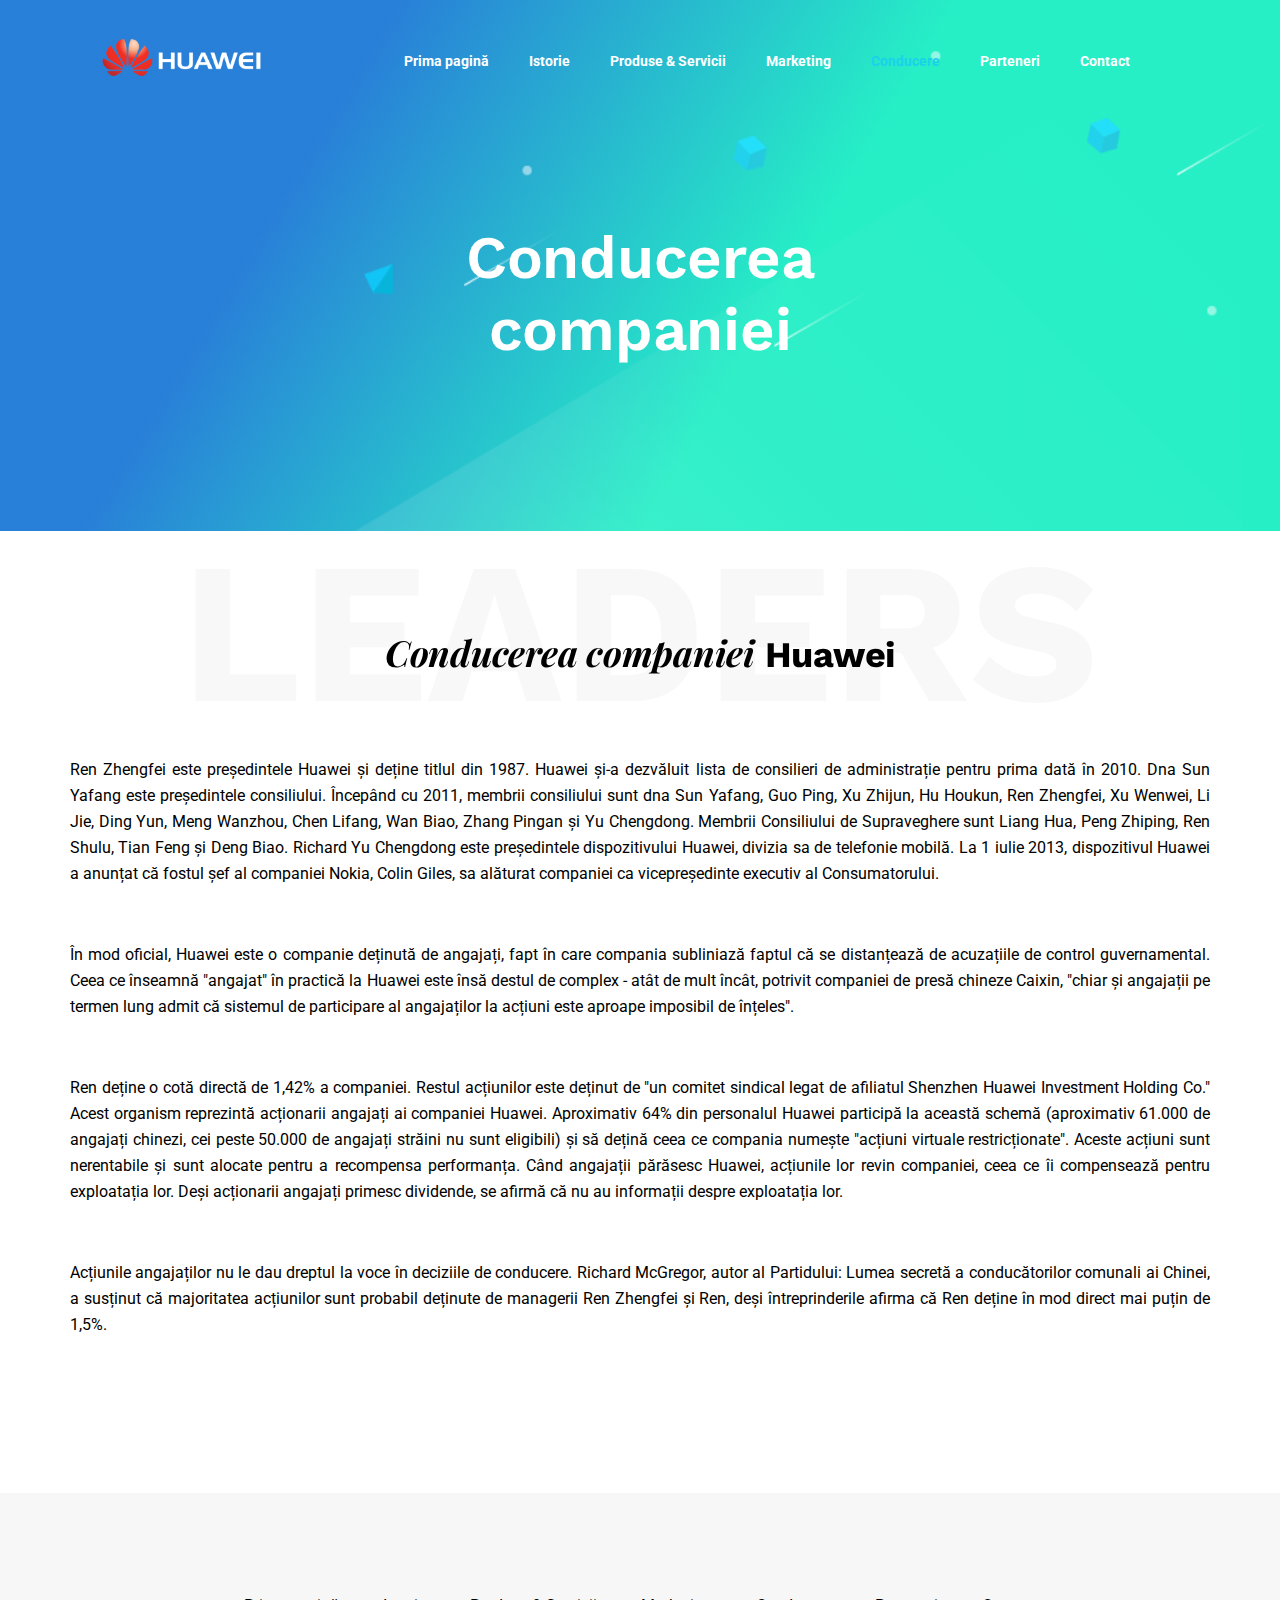
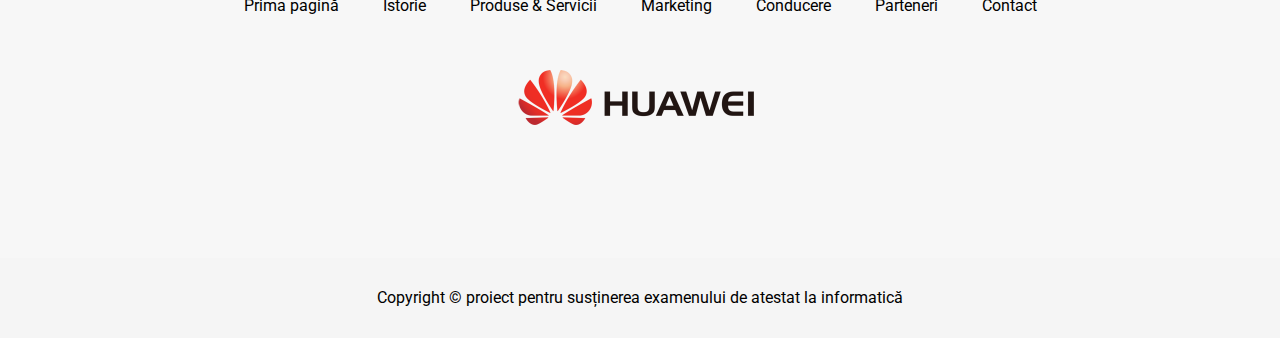
<file: ATESTAT/Huawei/Proiect/conducere.html>
<!doctype html>
<html>
    <head>
        <meta charset="utf-8">
        <meta http-equiv="x-ua-compatible" content="ie=edge">
        <title>Huawei</title>
        <meta name="viewport" content="width=device-width, initial-scale=1, shrink-to-fit=no">
        
        <link href="https://fonts.googleapis.com/css?family=Open+Sans:400,700%7CRoboto:400,500,700,900%7CPlayfair+Display:400,700,700i,900,900i%7CWork+Sans:400,500,600,700" rel="stylesheet">

        <link rel="stylesheet" href="assets/css/signatra-font.css">

        <link rel="stylesheet" href="assets/css/font-awesome.min.css">

        <link rel="stylesheet" href="assets/css/bootstrap.min.css">
        <link rel="stylesheet" href="assets/css/animate.css">
        <link rel="stylesheet" href="assets/css/iconfont.css">
        <link rel="stylesheet" href="assets/css/magnific-popup.css">
        <link rel="stylesheet" href="assets/css/owl.carousel.min.css">
        <link rel="stylesheet" href="assets/css/owl.theme.default.min.css">
        <link rel="stylesheet" href="assets/css/swiper.min.css">
        <link rel="stylesheet" href="assets/css/rev-settings.css">

        <link rel="stylesheet" href="assets/css/plugins.css" />

        <link rel="stylesheet" href="assets/css/style.css">

        <link rel="stylesheet" href="assets/css/responsive.css" />
    </head>
	<body>

    <header class="xs-header header-transparent nav-lights">
            <div class="container">
                <nav class="xs-menus clearfix">
                    <div class="nav-header">
                        <a class="nav-brand" href="index.html">
                            <img src="assets/images/logo.png" alt="">
                        </a>
                        <div class="nav-toggle"></div>
                    </div>
                    <div class="nav-menus-wrapper align-to-right">
                        <ul class="nav-menu">
                            <li><a href="index.html">Prima pagină</a></li>
                            <li><a href="istorie.html">Istorie</a></li>
                            <li><a href="produse.html">Produse & Servicii</a></li>
                            <li><a href="marketing.html">Marketing</a></li>
                            <li><a href="conducere.html">Conducere</a></li>
                            <li><a href="parteneri.html">Parteneri</a></li>
                            <li><a href="contact.html">Contact</a></li>
                        </ul>
                    </div>
                </nav>
            </div>
        </header>

        <div class="xs-inner-banner">
        	<div class="container">
        		<div class="row">
        			<div class="col-md-7 mx-auto">
        				<div class="inner-banner">
        					<h2 class="inner-banner-title">Conducerea companiei</h2>
        				</div>
        			</div>
        		</div>
        	</div>
        </div>

        <section class="xs-section-padding" data-scrollax-parent="true">
            <div class="container">
                <div class="row">
                    <div class="col-lg-10 mx-auto">
                        <div class="agency-section-title text-center">
                            <h4 class="main-title"><em>Conducerea companiei</em> Huawei</h4>
                            <span class="watermark-title" data-scrollax="properties: { translateY: '50px' }">LEADERS</span>
                        </div>
                    </div>
                </div>

                <div class="row">
                    <div class="agency-section-title text-center style5">
                        <p class="text-justify">Ren Zhengfei este președintele Huawei și deține titlul din 1987. Huawei și-a dezvăluit lista de consilieri de administrație pentru prima dată în 2010. Dna Sun Yafang este președintele consiliului. Începând cu 2011, membrii consiliului sunt dna Sun Yafang, Guo Ping, Xu Zhijun, Hu Houkun, Ren Zhengfei, Xu Wenwei, Li Jie, Ding Yun, Meng Wanzhou, Chen Lifang, Wan Biao, Zhang Pingan și Yu Chengdong. Membrii Consiliului de Supraveghere sunt Liang Hua, Peng Zhiping, Ren Shulu, Tian Feng și Deng Biao. Richard Yu Chengdong este președintele dispozitivului Huawei, divizia sa de telefonie mobilă. La 1 iulie 2013, dispozitivul Huawei a anunțat că fostul șef al companiei Nokia, Colin Giles, sa alăturat companiei ca vicepreședinte executiv al Consumatorului.</p>
                    </div>
                    <div class="agency-section-title text-center style5">
                        <p class="text-justify">În mod oficial, Huawei este o companie deținută de angajați, fapt în care compania subliniază faptul că se distanțează de acuzațiile de control guvernamental. Ceea ce înseamnă "angajat" în practică la Huawei este însă destul de complex - atât de mult încât, potrivit companiei de presă chineze Caixin, "chiar și angajații pe termen lung admit că sistemul de participare al angajaților la acțiuni este aproape imposibil de înțeles".</p>
                    </div>
                    <div class="agency-section-title text-center style5">
                        <p class="text-justify">Ren deține o cotă directă de 1,42% a companiei. Restul acțiunilor este deținut de "un comitet sindical legat de afiliatul Shenzhen Huawei Investment Holding Co." Acest organism reprezintă acționarii angajați ai companiei Huawei. Aproximativ 64% din personalul Huawei participă la această schemă (aproximativ 61.000 de angajați chinezi, cei peste 50.000 de angajați străini nu sunt eligibili) și să dețină ceea ce compania numește "acțiuni virtuale restricționate". Aceste acțiuni sunt nerentabile și sunt alocate pentru a recompensa performanța. Când angajații părăsesc Huawei, acțiunile lor revin companiei, ceea ce îi compensează pentru exploatația lor. Deși acționarii angajați primesc dividende, se afirmă că nu au informații despre exploatația lor.</p>
                    </div>
                    <div class="agency-section-title text-center style5">
                        <p class="text-justify">Acțiunile angajaților nu le dau dreptul la voce în deciziile de conducere. Richard McGregor, autor al Partidului: Lumea secretă a conducătorilor comunali ai Chinei, a susținut că majoritatea acțiunilor sunt probabil deținute de managerii Ren Zhengfei și Ren, deși întreprinderile afirma că Ren deține în mod direct mai puțin de 1,5%.</p>
                    </div>
                </div>
               
            </div>
        </section>

		<footer class="xs-footer-section footer-style5" data-delighter="start:0.40">
            <div class="footer-top-area">
                <div class="container">
                    <div class="row">
                        <div class="col-md-12 col-lg-12">
                            <div class="footer-widget">
                                <div class="footer-logo-wraper">
                                    <div align="center">
                                        
                                        <ul id="footer_menu">
                                            <li><a href="index.html">Prima pagină</a></li>
                                            <li><a href="istorie.html">Istorie</a></li>
                                            <li><a href="produse.html">Produse & Servicii</a></li>
                                            <li><a href="marketing.html">Marketing</a></li>
                                            <li><a href="conducere.html">Conducere</a></li>
                                            <li><a href="parteneri.html">Parteneri</a></li>
                                            <li><a href="contact.html">Contact</a></li>
                                        </ul>
                                        <a href="index.html" class="footer-logo mt-5">
                                            <img src="assets/images/logo-2.png" width="250">
                                        </a>
                                    </div>
                                </div>
                            </div>
                        </div>
                    </div>
                </div>
            </div>
            <div class="wave-shape">
                <img src="assets/images/footer-wave-shape.png" alt="">
            </div>
            <div class="footer-bottom-area">
                <div class="container">
                    <div class="copyright-section text-center">
                        <p>Copyright &copy; proiect pentru susținerea examenului de atestat la informatică</p>
                    </div>
                </div>
            </div>
        </footer>
		<script src="assets/js/jquery-3.2.1.min.js"></script>
		<script src="assets/js/plugins.js"></script>
		<script src="assets/js/Popper.js"></script>
		<script src="assets/js/bootstrap.min.js"></script>
		<script src="assets/js/jquery.magnific-popup.min.js"></script>
		<script src="assets/js/owl.carousel.min.js"></script>
		<script src="assets/js/scrollax.js"></script>
		<script src="assets/js/jquery.ajaxchimp.min.js"></script>
		<script src="assets/js/jquery.waypoints.min.js"></script>
		<script src="assets/js/isotope.pkgd.min.js"></script>
		<script src="assets/js/swiper.min.js"></script>
		<script src="assets/js/jquery.easypiechart.min.js"></script>
		<script src="assets/js/delighters.js"></script>
		<script src="assets/js/typed.js"></script>
		<script src="assets/js/jquery.parallax.js"></script>
		<script src="assets/js/jquery.themepunch.tools.min.js"></script>
		<script src="assets/js/jquery.themepunch.revolution.min.js"></script>
		<script src="assets/js/extensions/revolution.extension.actions.min.js"></script>
		<script src="assets/js/extensions/revolution.extension.carousel.min.js"></script>
		<script src="assets/js/extensions/revolution.extension.kenburn.min.js"></script>
		<script src="assets/js/extensions/revolution.extension.layeranimation.min.js"></script>
		<script src="assets/js/extensions/revolution.extension.migration.min.js"></script>
		<script src="assets/js/extensions/revolution.extension.navigation.min.js"></script>
		<script src="assets/js/extensions/revolution.extension.parallax.min.js"></script>
		<script src="assets/js/extensions/revolution.extension.slideanims.min.js"></script>
		<script src="assets/js/extensions/revolution.extension.video.min.js"></script>
		<script src="assets/js/skrollr.min.js"></script>
		<script src="assets/js/shuffle-letters.js"></script>
		<script src="assets/js/main.js"></script>
	</body>
</html>
</file>
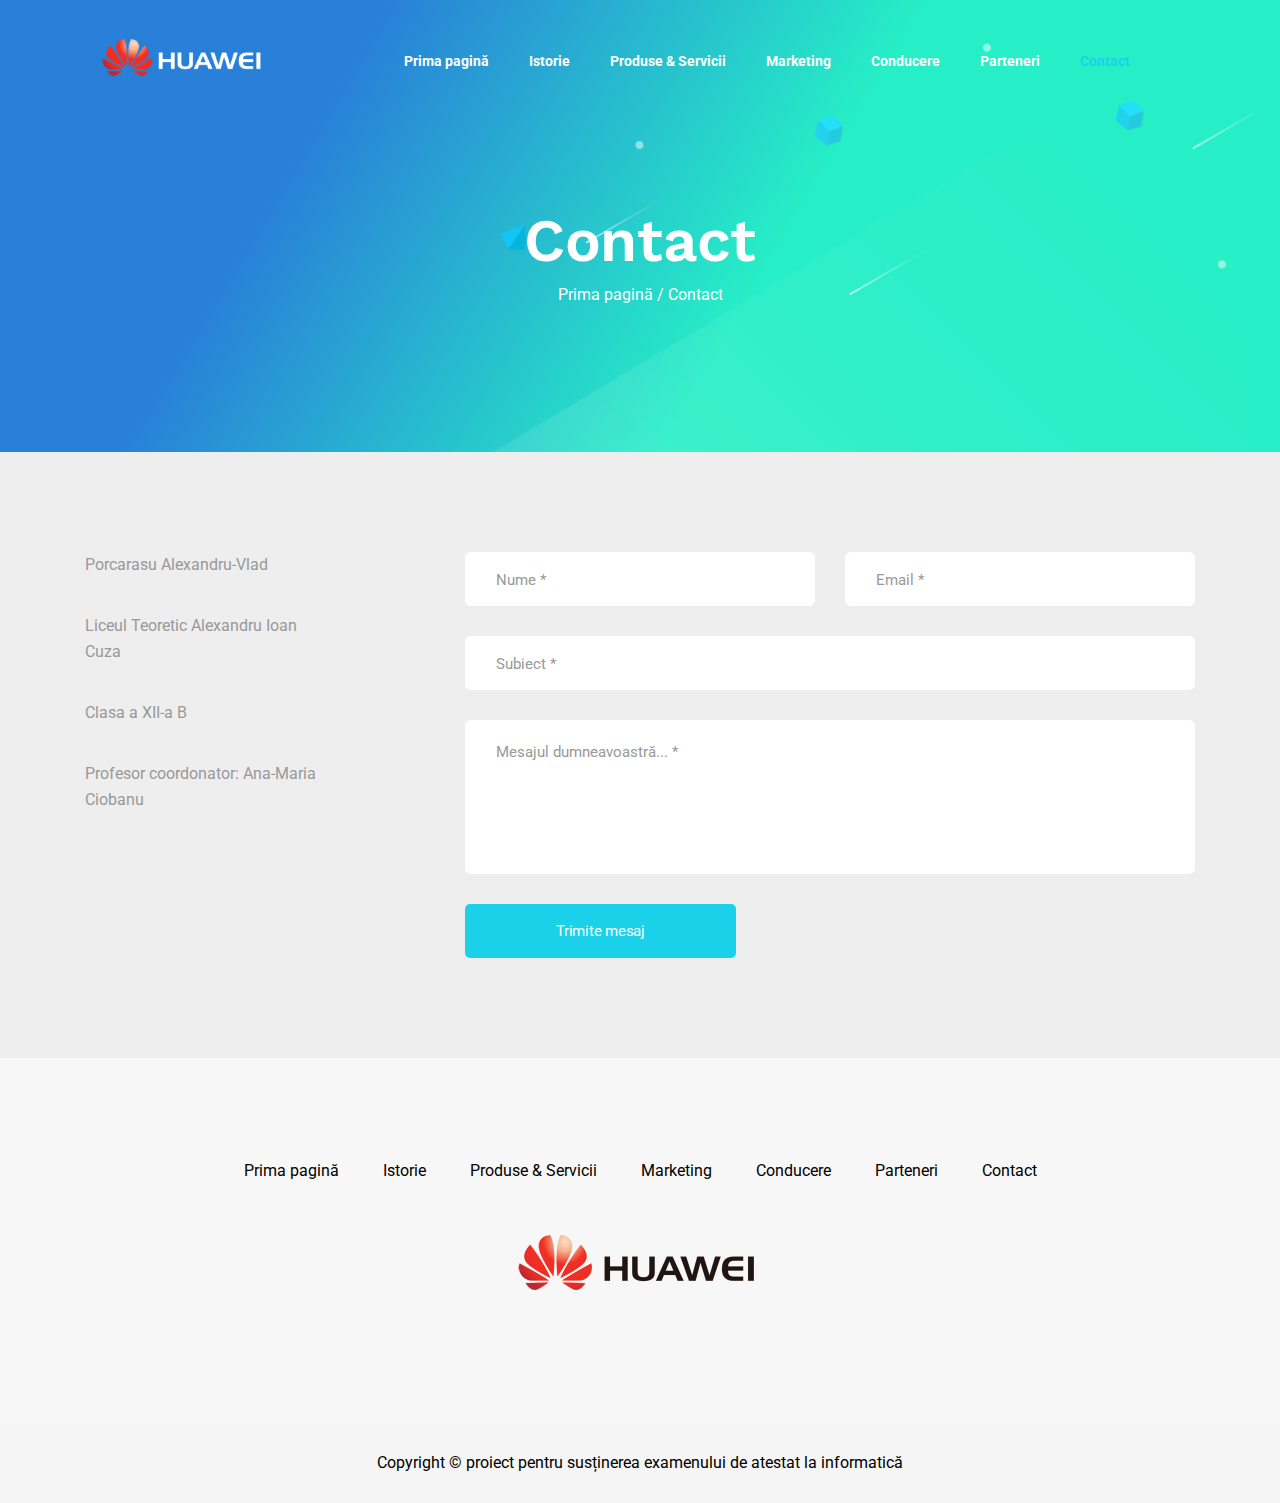
<file: ATESTAT/Huawei/Proiect/contact.html>
<!doctype html>
<html>
	<head>
		<meta charset="utf-8">
		<meta http-equiv="x-ua-compatible" content="ie=edge">
		<title>Huawei</title>
		<meta name="viewport" content="width=device-width, initial-scale=1, shrink-to-fit=no">
		
		<link href="https://fonts.googleapis.com/css?family=Open+Sans:400,700%7CRoboto:400,500,700,900%7CPlayfair+Display:400,700,700i,900,900i%7CWork+Sans:400,500,600,700" rel="stylesheet">

		<link rel="stylesheet" href="assets/css/signatra-font.css">

		<link rel="stylesheet" href="assets/css/font-awesome.min.css">

		<link rel="stylesheet" href="assets/css/bootstrap.min.css">
		<link rel="stylesheet" href="assets/css/animate.css">
		<link rel="stylesheet" href="assets/css/iconfont.css">
		<link rel="stylesheet" href="assets/css/magnific-popup.css">
		<link rel="stylesheet" href="assets/css/owl.carousel.min.css">
		<link rel="stylesheet" href="assets/css/owl.theme.default.min.css">
		<link rel="stylesheet" href="assets/css/swiper.min.css">
		<link rel="stylesheet" href="assets/css/rev-settings.css">

		<link rel="stylesheet" href="assets/css/plugins.css" />

		<link rel="stylesheet" href="assets/css/style.css">

		<link rel="stylesheet" href="assets/css/responsive.css" />
	</head>
	<body>

        <header class="xs-header header-transparent nav-lights">
            <div class="container">
                <nav class="xs-menus clearfix">
                    <div class="nav-header">
                        <a class="nav-brand" href="index.html">
                            <img src="assets/images/logo.png" alt="">
                        </a>
                        <div class="nav-toggle"></div>
                    </div>
                    <div class="nav-menus-wrapper align-to-right">
                        <ul class="nav-menu">
                            <li><a href="index.html">Prima pagină</a></li>
                            <li><a href="istorie.html">Istorie</a></li>
                            <li><a href="produse.html">Produse & Servicii</a></li>
                            <li><a href="marketing.html">Marketing</a></li>
                            <li><a href="conducere.html">Conducere</a></li>
                            <li><a href="parteneri.html">Parteneri</a></li>
                            <li><a href="contact.html">Contact</a></li>
                        </ul>
                    </div>
                </nav>
            </div>
        </header>

        <div class="xs-inner-banner inner-banner2" >
        	<div class="container">
        		<div class="row">
        			<div class="col-md-7 mx-auto">
        				<div class="inner-banner">
        					<h2 class="inner-banner-title">Contact</h2>
        					<ul class="breadcumbs list-inline">
        						<li><a href="index.html">Prima pagină</a></li>
        						<li>Contact</li>
        					</ul>
        				</div>
        			</div>
        		</div>
        	</div>
        </div>

        <div class="agency-contactus gray-bg">
            <div class="container">
                <div class="row">
                    <div class="col-md-4">
                        <div class="contact-info-wraper">
                            <ul class="contact-info-list">
                                <li><div class="list-content">Porcarasu Alexandru-Vlad</div></li>
                                <li><div class="list-content">Liceul Teoretic Alexandru Ioan Cuza</div></li>
                                <li><div class="list-content">Clasa a XII-a B</div></li>
                                <li><div class="list-content">Profesor coordonator: Ana-Maria Ciobanu </div></li>
                            </ul>
                        </div>
                    </div>
                    <div class="col-md-8">
                        <div class="from-wraper">
                            <form action="#" id="xs-contact-form" class="contact-form" method="post">
                                <div class="row">
                                    <div class="col-lg-6">
                                        <input type="text" placeholder="Nume *" name="name" id="xs_contact_name" class="form-control">
                                    </div>
                                    <div class="col-lg-6">
                                        <input type="email" placeholder="Email *" name="email" id="xs_contact_email" class="form-control">
                                    </div>
                                </div>
                                <input type="text" placeholder="Subiect *" name="subject" id="xs_contact_subject" class="form-control">
                                <textarea name="massage" id="x_contact_massage" placeholder="Mesajul dumneavoastră... *" class="form-control" cols="30" rows="10"></textarea>
                                <input type="submit" name="submit" id="xs_contact_submit" class="submit-btn" value="Trimite mesaj">
                            </form>
                        </div>
                    </div>
                </div>
            </div>
        </div>

		<footer class="xs-footer-section footer-style5" data-delighter="start:0.40">
            <div class="footer-top-area">
                <div class="container">
                    <div class="row">
                        <div class="col-md-12 col-lg-12">
                            <div class="footer-widget">
                                <div class="footer-logo-wraper">
                                    <div align="center">
                                        
                                        <ul id="footer_menu">
                                            <li><a href="index.html">Prima pagină</a></li>
                                            <li><a href="istorie.html">Istorie</a></li>
                                            <li><a href="produse.html">Produse & Servicii</a></li>
                                            <li><a href="marketing.html">Marketing</a></li>
                                            <li><a href="conducere.html">Conducere</a></li>
                                            <li><a href="parteneri.html">Parteneri</a></li>
                                            <li><a href="contact.html">Contact</a></li>
                                        </ul>
                                        <a href="index.html" class="footer-logo mt-5">
                                            <img src="assets/images/logo-2.png" width="250">
                                        </a>
                                    </div>
                                </div>
                            </div>
                        </div>
                    </div>
                </div>
            </div>
            <div class="wave-shape">
                <img src="assets/images/footer-wave-shape.png" alt="">
            </div>
            <div class="footer-bottom-area">
                <div class="container">
                    <div class="copyright-section text-center">
                        <p>Copyright &copy; proiect pentru susținerea examenului de atestat la informatică</p>
                    </div>
                </div>
            </div>
        </footer>

		<script src="assets/js/jquery-3.2.1.min.js"></script>
		<script src="assets/js/plugins.js"></script>
		<script src="assets/js/Popper.js"></script>
		<script src="assets/js/bootstrap.min.js"></script>
		<script src="assets/js/jquery.magnific-popup.min.js"></script>
		<script src="assets/js/owl.carousel.min.js"></script>
		<script src="assets/js/scrollax.js"></script>
		<script src="assets/js/jquery.ajaxchimp.min.js"></script>
		<script src="assets/js/jquery.waypoints.min.js"></script>
		<script src="assets/js/isotope.pkgd.min.js"></script>
		<script src="assets/js/swiper.min.js"></script>
		<script src="assets/js/jquery.easypiechart.min.js"></script>
		<script src="assets/js/delighters.js"></script>
		<script src="assets/js/typed.js"></script>
		<script src="assets/js/jquery.parallax.js"></script>
		<script src="assets/js/jquery.themepunch.tools.min.js"></script>
		<script src="assets/js/jquery.themepunch.revolution.min.js"></script>
		<script src="assets/js/extensions/revolution.extension.actions.min.js"></script>
		<script src="assets/js/extensions/revolution.extension.carousel.min.js"></script>
		<script src="assets/js/extensions/revolution.extension.kenburn.min.js"></script>
		<script src="assets/js/extensions/revolution.extension.layeranimation.min.js"></script>
		<script src="assets/js/extensions/revolution.extension.migration.min.js"></script>
		<script src="assets/js/extensions/revolution.extension.navigation.min.js"></script>
		<script src="assets/js/extensions/revolution.extension.parallax.min.js"></script>
		<script src="assets/js/extensions/revolution.extension.slideanims.min.js"></script>
		<script src="assets/js/extensions/revolution.extension.video.min.js"></script>
		<script src="assets/js/skrollr.min.js"></script>
		<script src="assets/js/shuffle-letters.js"></script>
		<script src="assets/js/main.js"></script>
	</body>
</html>
</file>
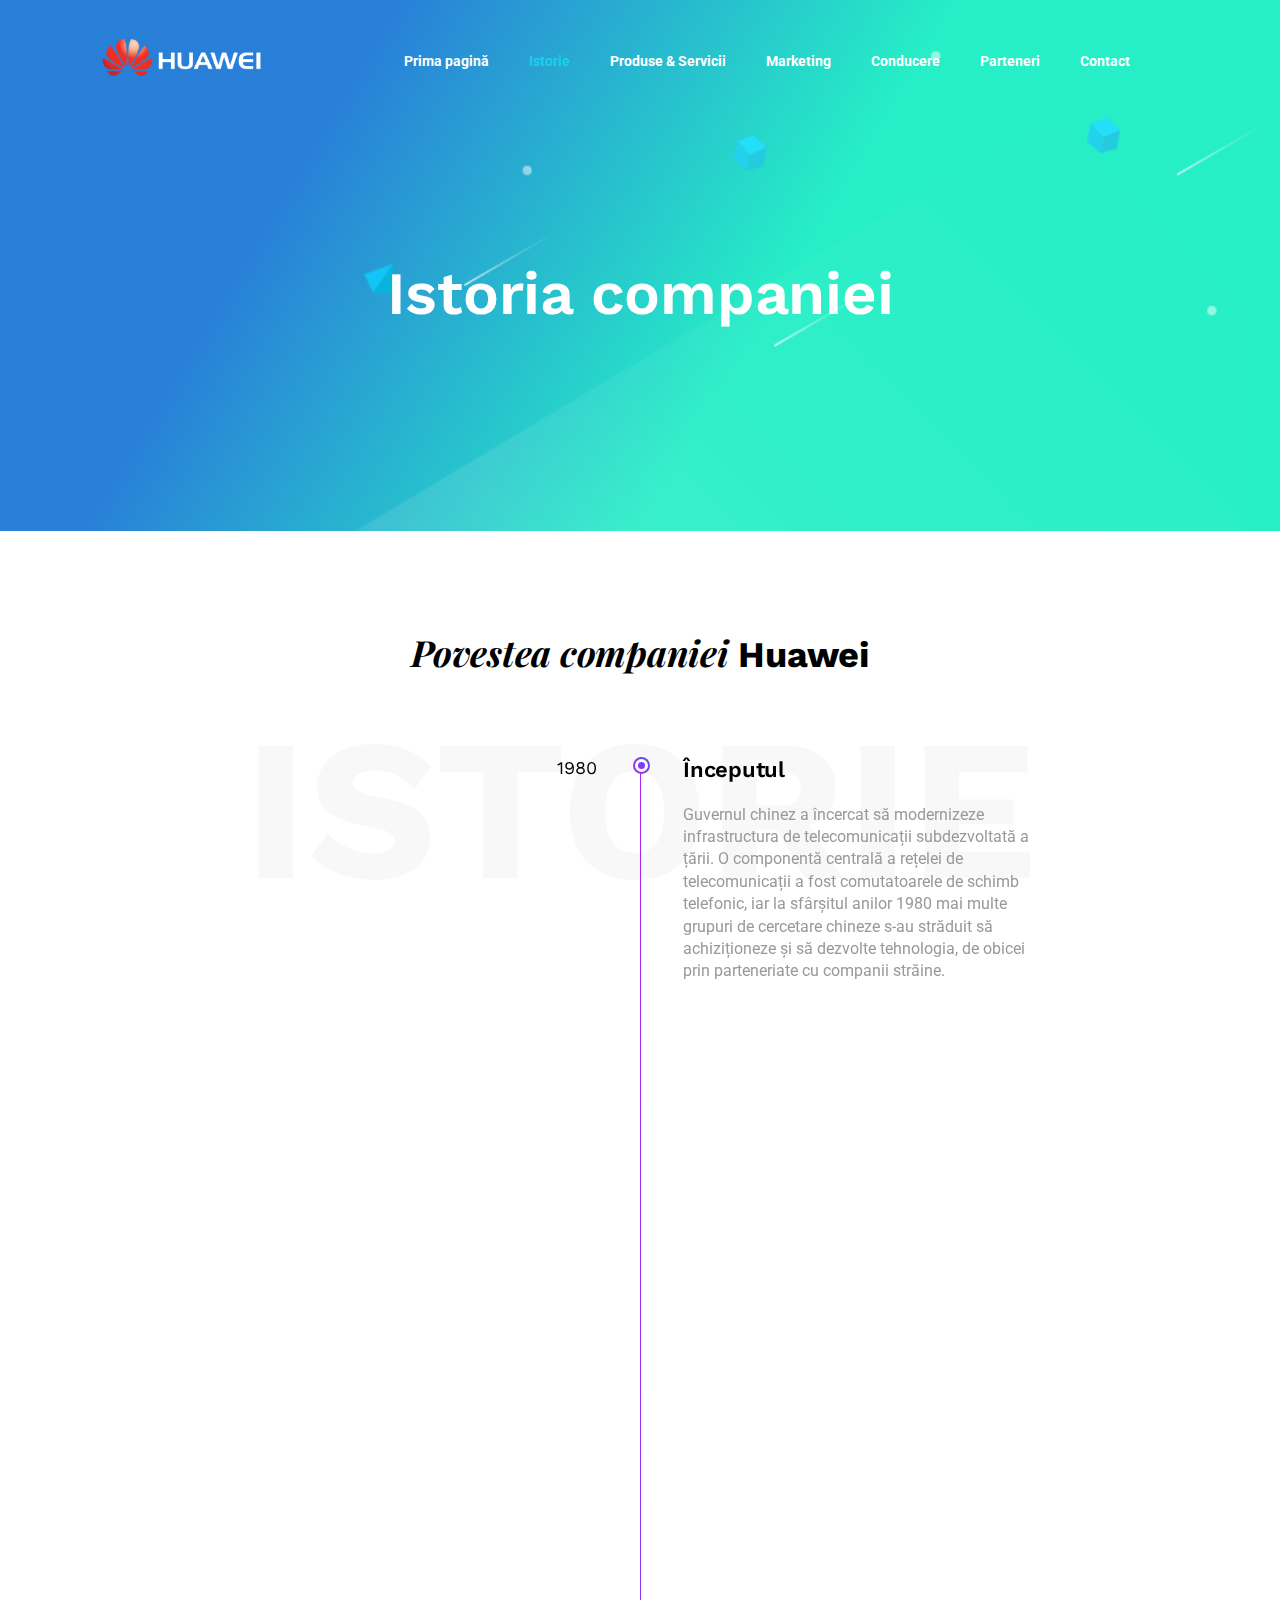
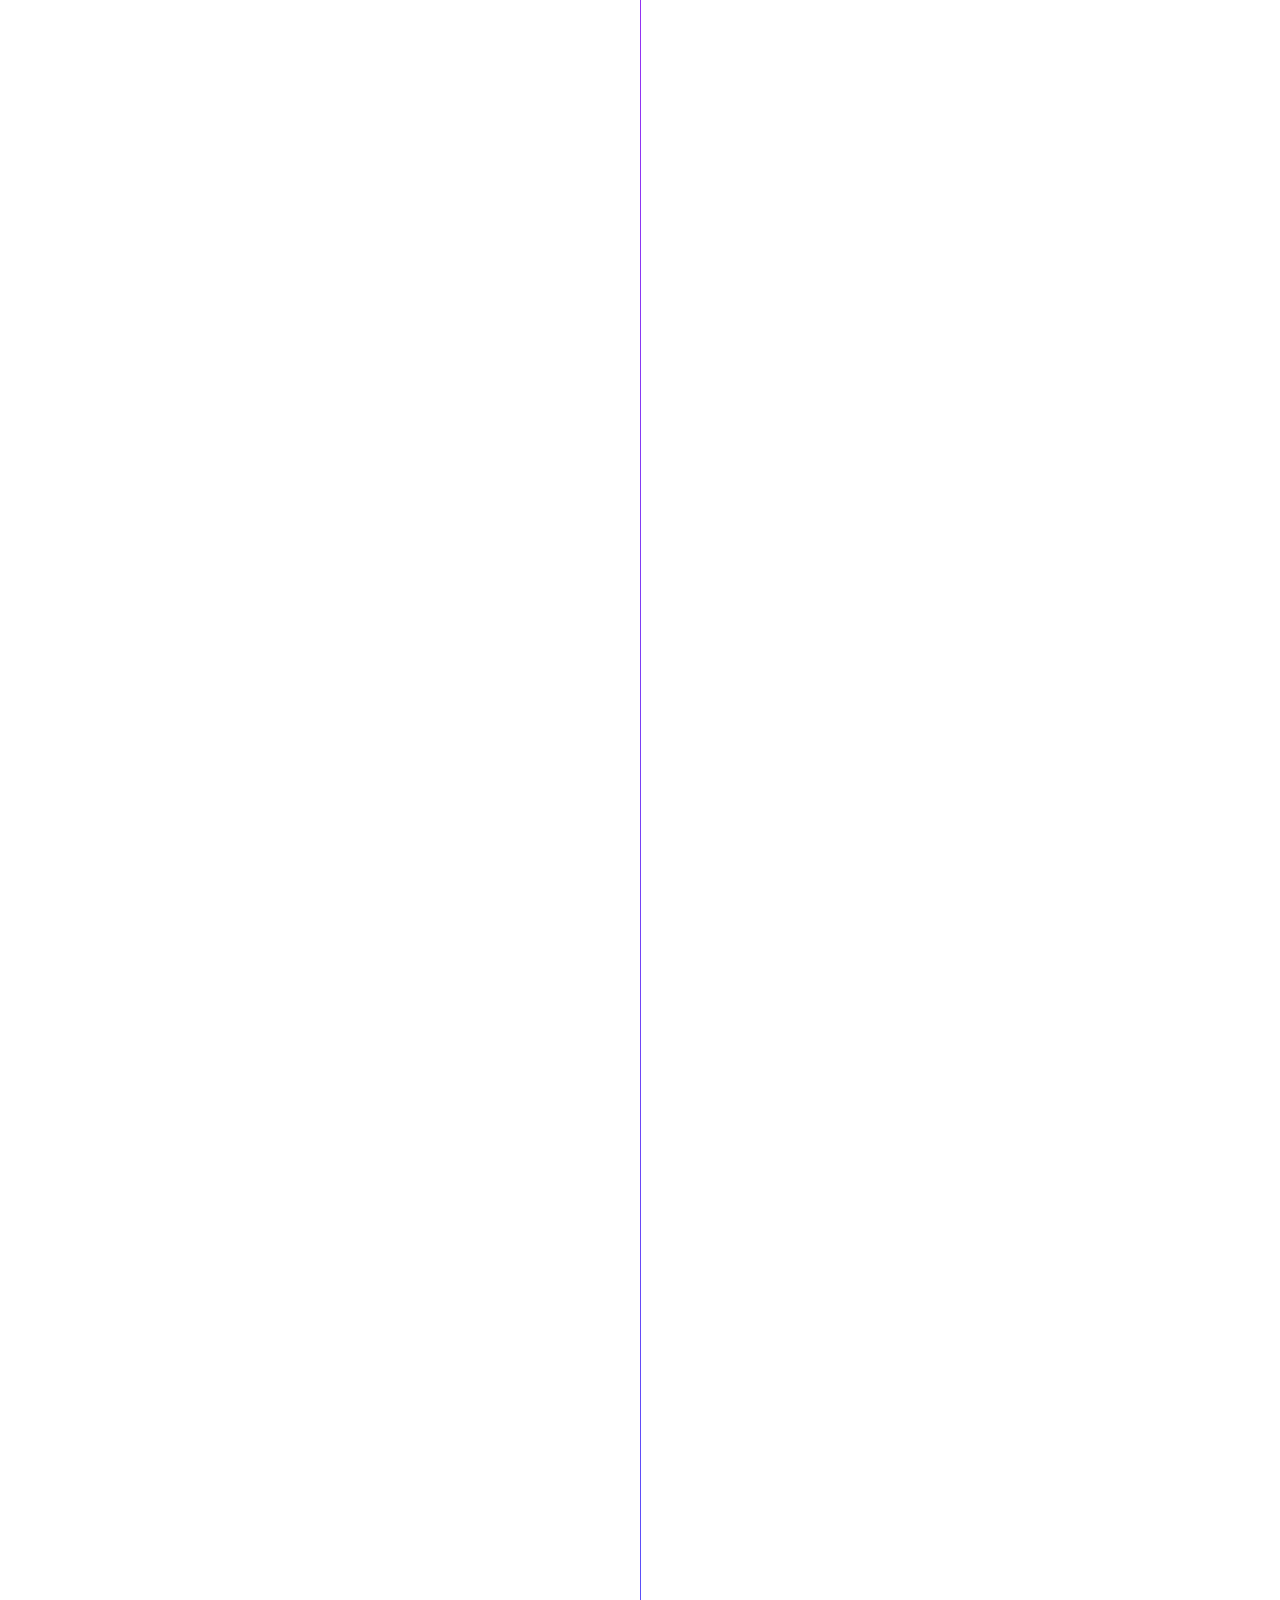
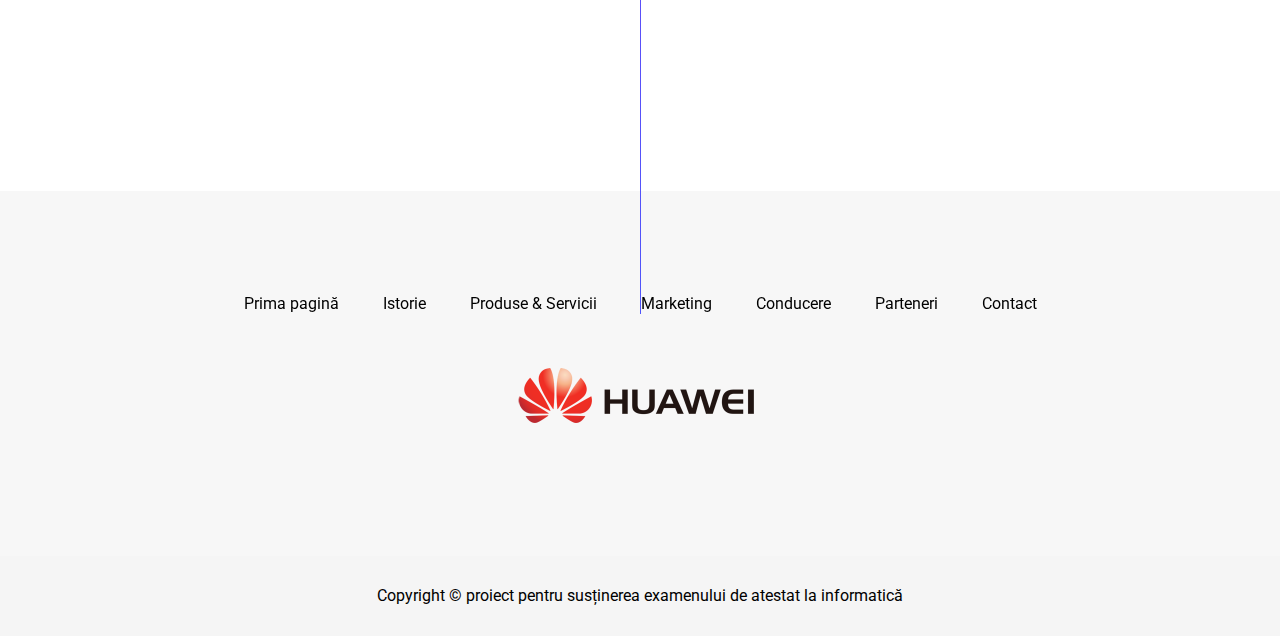
<file: ATESTAT/Huawei/Proiect/istorie.html>
<!doctype html>
<html>
    <head>
        <meta charset="utf-8">
        <meta http-equiv="x-ua-compatible" content="ie=edge">
        <title>Huawei</title>
        <meta name="viewport" content="width=device-width, initial-scale=1, shrink-to-fit=no">
        
        <link href="https://fonts.googleapis.com/css?family=Open+Sans:400,700%7CRoboto:400,500,700,900%7CPlayfair+Display:400,700,700i,900,900i%7CWork+Sans:400,500,600,700" rel="stylesheet">

        <link rel="stylesheet" href="assets/css/signatra-font.css">

        <link rel="stylesheet" href="assets/css/font-awesome.min.css">

        <link rel="stylesheet" href="assets/css/bootstrap.min.css">
        <link rel="stylesheet" href="assets/css/animate.css">
        <link rel="stylesheet" href="assets/css/iconfont.css">
        <link rel="stylesheet" href="assets/css/magnific-popup.css">
        <link rel="stylesheet" href="assets/css/owl.carousel.min.css">
        <link rel="stylesheet" href="assets/css/owl.theme.default.min.css">
        <link rel="stylesheet" href="assets/css/swiper.min.css">
        <link rel="stylesheet" href="assets/css/rev-settings.css">

        <link rel="stylesheet" href="assets/css/plugins.css" />

        <link rel="stylesheet" href="assets/css/style.css">

        <link rel="stylesheet" href="assets/css/responsive.css" />
    </head>
	<body>

    <header class="xs-header header-transparent nav-lights">
            <div class="container">
                <nav class="xs-menus clearfix">
                    <div class="nav-header">
                        <a class="nav-brand" href="index.html">
                            <img src="assets/images/logo.png" alt="">
                        </a>
                        <div class="nav-toggle"></div>
                    </div>
                    <div class="nav-menus-wrapper align-to-right">
                        <ul class="nav-menu">
                            <li><a href="index.html">Prima pagină</a></li>
                            <li><a href="istorie.html">Istorie</a></li>
                            <li><a href="produse.html">Produse & Servicii</a></li>
                            <li><a href="marketing.html">Marketing</a></li>
                            <li><a href="conducere.html">Conducere</a></li>
                            <li><a href="parteneri.html">Parteneri</a></li>
                            <li><a href="contact.html">Contact</a></li>
                        </ul>
                    </div>
                </nav>
            </div>
        </header>

        <div class="xs-inner-banner">
        	<div class="container">
        		<div class="row">
        			<div class="col-md-7 mx-auto">
        				<div class="inner-banner">
        					<h2 class="inner-banner-title">Istoria companiei</h2>
        				</div>
        			</div>
        		</div>
        	</div>
        </div>

        <section class="xs-section-padding" data-scrollax-parent="true">
            <div class="container">
                <div class="row">
                    <div class="col-lg-10 mx-auto">
                        <div class="agency-section-title text-center">
                            <h4 class="main-title"><em>Povestea companiei</em> Huawei</h4>
                            <span class="watermark-title" data-scrollax="properties: { translateY: '-250px' }">ISTORIE</span>
                        </div>
                    </div>
                </div>
                <div class="row">
                    <div class="col-md-10 mx-auto">
                        <div class="vertical-timeline">
                            <ul class="timeline timeline-centered">
                                <li class="timeline-item wow fadeIn">
                                    <div class="timeline-info">
                                        <span>1980</span>
                                    </div>
                                    <div class="timeline-marker"></div>
                                    <div class="timeline-content">
                                        <h3 class="timeline-title">Începutul</h3>
                                        <p>Guvernul chinez a încercat să modernizeze infrastructura de telecomunicații subdezvoltată a țării. O componentă centrală a rețelei de telecomunicații a fost comutatoarele de schimb telefonic, iar la sfârșitul anilor 1980 mai multe grupuri de cercetare chineze s-au străduit să achiziționeze și să dezvolte tehnologia, de obicei prin parteneriate cu companii străine.</p>
                                    </div>
                                </li>

                                <li class="timeline-item wow fadeIn" data-wow-duration="1s">
                                    <div class="timeline-info">
                                        <span>1987</span>
                                    </div>
                                    <div class="timeline-marker"></div>
                                    <div class="timeline-content">
                                        <h3 class="timeline-title">Înființare</h3>
                                        <p>Ren Zhengfei, fost director adjunct al Corpului de Inginerie al Armatei de Eliberare a Poporului, a înființat Huawei în 1987 în Shenzhen. Mai degrabă decât să se bazeze pe societăți mixte pentru a asigura transferuri de tehnologie de la companii străine, care erau adesea reticente în a transfera cele mai avansate tehnologii către firmele chineze, Ren a căutat să inverseze tehnologiile străine cu cercetători locali.</p>
                                    </div>
                                </li>

                                <li class="timeline-item wow fadeIn" data-wow-duration="1.2s">
                                    <div class="timeline-info">
                                        <span>1990</span>
                                    </div>
                                    <div class="timeline-marker"></div>
                                    <div class="timeline-content">
                                        <h3 class="timeline-title">Creștere</h3>
                                        <p>Până în 1990, compania avea aproximativ 600 de angajați în cercetare și dezvoltare și și-a început propria comercializare independentă a comutatoarelor PBX destinate hotelurilor și întreprinderilor mici</p>
                                    </div>
                                </li>

                                <li class="timeline-item wow fadeIn" data-wow-duration="1.5s">
                                    <div class="timeline-info">
                                        <span>1993</span>
                                    </div>
                                    <div class="timeline-marker"></div>
                                    <div class="timeline-content">
                                        <h3 class="timeline-title">Prima realizare</h3>
                                        <p>Prima descoperire majoră a companiei a venit în 1993, când a lansat comutatorul telefonic comandat de programul C & C08. Acesta a fost de departe cel mai puternic switch disponibil în China în acel moment.</p>
                                    </div>
                                </li>

                                <li class="timeline-item wow fadeIn" data-wow-duration="1.8s">
                                    <div class="timeline-info">
                                        <span>1996</span>
                                    </div>
                                    <div class="timeline-marker"></div>
                                    <div class="timeline-content">
                                        <h3 class="timeline-title">Punct de cotitură</h3>
                                        <p>Un alt punct de cotitură majoră pentru companie a venit în 1996, când guvernul de la Beijing a adoptat o politică explicită de sprijinire a producătorilor de telecomunicații interni și de restricționare a accesului la concurenții străini.</p>
                                    </div>
                                </li>

                                <li class="timeline-item wow fadeIn" data-wow-duration="1.8s">
                                    <div class="timeline-info">
                                        <span> 1997 </span>
                                    </div>
                                    <div class="timeline-marker"></div>
                                    <div class="timeline-content">
                                        <h3 class="timeline-title"> Produse wireless  </h3>
                                        <p>În 1997, Huawei a câștigat un contract pentru a furniza produse de rețea fixă ​​companiei Hutchison Whampoa din Hong Kong. Mai târziu în acel an, Huawei și-a lansat produsele wireless bazate pe GSM și, în cele din urmă, sa extins pentru a oferi CDMA și UMTS.</p>
                                    </div>
                                </li>

                                <li class="timeline-item wow fadeIn" data-wow-duration="1.8s">
                                    <div class="timeline-info">
                                        <span> 2000 </span>
                                    </div>
                                    <div class="timeline-marker"></div>
                                    <div class="timeline-content">
                                        <h3 class="timeline-title"> Expansiune  </h3>
                                        <p>După anul 2000, Huawei și-a sporit viteza de expansiune pe piețele de peste mări, înregistrând vânzări externe de peste 100 milioane USD până în 2000 și înființarea unui centru de cercetare și dezvoltare în Stockholm, Suedia.</p>
                                    </div>
                                </li>

                                <li class="timeline-item wow fadeIn" data-wow-duration="1.8s">
                                    <div class="timeline-info">
                                        <span> 2004 </span>
                                    </div>
                                    <div class="timeline-marker"></div>
                                    <div class="timeline-content">
                                        <h3 class="timeline-title"> Continuarea expansiunii  </h3>
                                        <p>În 2004, Huawei și-a continuat expansiunea în străinătate printr-un contract de construire a unei rețele de generația a treia pentru Telfort, operatorul olandez de telefonie mobilă. Acest contract, în valoare de peste 25 milioane USD, a fost primul astfel de contract pentru compania din Europa.</p>
                                    </div>
                                </li>

                                <li class="timeline-item wow fadeIn" data-wow-duration="1.8s">
                                    <div class="timeline-info">
                                        <span> 2008 </span>
                                    </div>
                                    <div class="timeline-marker"></div>
                                    <div class="timeline-content">
                                        <h3 class="timeline-title"> Australia  </h3>
                                        <p>În Mai 2008, Huawei și Optus au dezvoltat un centru de inovare mobilă în Sydney, Australia, oferind instalații pentru ingineri pentru a dezvolta noile concepte de bandă largă wireless și mobile în produse "gata pentru piață".</p>
                                    </div>
                                </li>

                                <li class="timeline-item wow fadeIn" data-wow-duration="1.8s">
                                    <div class="timeline-info">
                                        <span> 2010 </span>
                                    </div>
                                    <div class="timeline-marker"></div>
                                    <div class="timeline-content">
                                        <h3 class="timeline-title"> Fortune 500  </h3>
                                        <p>In July 2010, Huawei was included in the Global Fortune 500 2010 list published by the U.S. magazine Fortune for the first time, on the strength of annual sales of US$21.8 billion and net profit of US$2.67 billion.</p>
                                    </div>
                                </li>

                                <li class="timeline-item wow fadeIn" data-wow-duration="1.8s">
                                    <div class="timeline-info">
                                        <span> 2017 </span>
                                    </div>
                                    <div class="timeline-marker"></div>
                                    <div class="timeline-content">
                                        <h3 class="timeline-title"> Orientare spre viitor  </h3>
                                        <p>În septembrie 2017, Huawei a creat o rețea de conștientizare a orașelor NarrowBand IOT folosind un model de construcție "one network, one platform, N applications", care utilizează IoT, cloud computing, date mari și alte tehnologii de informație și comunicații de ultimă generație si țintește să fie unul dintre cei mai mari cinci jucători din lume în viitorul apropiat.</p>
                                    </div>
                                </li>
                            </ul>
                        </div>
                    </div>
                </div>
            </div>
        </section>

		<footer class="xs-footer-section footer-style5" data-delighter="start:0.40">
            <div class="footer-top-area">
                <div class="container">
                    <div class="row">
                        <div class="col-md-12 col-lg-12">
                            <div class="footer-widget">
                                <div class="footer-logo-wraper">
                                    <div align="center">
                                        
                                        <ul id="footer_menu">
                                            <li><a href="index.html">Prima pagină</a></li>
                                            <li><a href="istorie.html">Istorie</a></li>
                                            <li><a href="produse.html">Produse & Servicii</a></li>
                                            <li><a href="marketing.html">Marketing</a></li>
                                            <li><a href="conducere.html">Conducere</a></li>
                                            <li><a href="parteneri.html">Parteneri</a></li>
                                            <li><a href="contact.html">Contact</a></li>
                                        </ul>
                                        <a href="index.html" class="footer-logo mt-5">
                                            <img src="assets/images/logo-2.png" width="250">
                                        </a>
                                    </div>
                                </div>
                            </div>
                        </div>
                    </div>
                </div>
            </div>
            <div class="wave-shape">
                <img src="assets/images/footer-wave-shape.png" alt="">
            </div>
            <div class="footer-bottom-area">
                <div class="container">
                    <div class="copyright-section text-center">
                        <p>Copyright &copy; proiect pentru susținerea examenului de atestat la informatică</p>
                    </div>
                </div>
            </div>
        </footer>
		<script src="assets/js/jquery-3.2.1.min.js"></script>
		<script src="assets/js/plugins.js"></script>
		<script src="assets/js/Popper.js"></script>
		<script src="assets/js/bootstrap.min.js"></script>
		<script src="assets/js/jquery.magnific-popup.min.js"></script>
		<script src="assets/js/owl.carousel.min.js"></script>
		<script src="assets/js/scrollax.js"></script>
		<script src="assets/js/jquery.ajaxchimp.min.js"></script>
		<script src="assets/js/jquery.waypoints.min.js"></script>
		<script src="assets/js/isotope.pkgd.min.js"></script>
		<script src="assets/js/swiper.min.js"></script>
		<script src="assets/js/jquery.easypiechart.min.js"></script>
		<script src="assets/js/delighters.js"></script>
		<script src="assets/js/typed.js"></script>
		<script src="assets/js/jquery.parallax.js"></script>
		<script src="assets/js/jquery.themepunch.tools.min.js"></script>
		<script src="assets/js/jquery.themepunch.revolution.min.js"></script>
		<script src="assets/js/extensions/revolution.extension.actions.min.js"></script>
		<script src="assets/js/extensions/revolution.extension.carousel.min.js"></script>
		<script src="assets/js/extensions/revolution.extension.kenburn.min.js"></script>
		<script src="assets/js/extensions/revolution.extension.layeranimation.min.js"></script>
		<script src="assets/js/extensions/revolution.extension.migration.min.js"></script>
		<script src="assets/js/extensions/revolution.extension.navigation.min.js"></script>
		<script src="assets/js/extensions/revolution.extension.parallax.min.js"></script>
		<script src="assets/js/extensions/revolution.extension.slideanims.min.js"></script>
		<script src="assets/js/extensions/revolution.extension.video.min.js"></script>
		<script src="assets/js/skrollr.min.js"></script>
		<script src="assets/js/shuffle-letters.js"></script>
		<script src="assets/js/main.js"></script>
	</body>
</html>
</file>
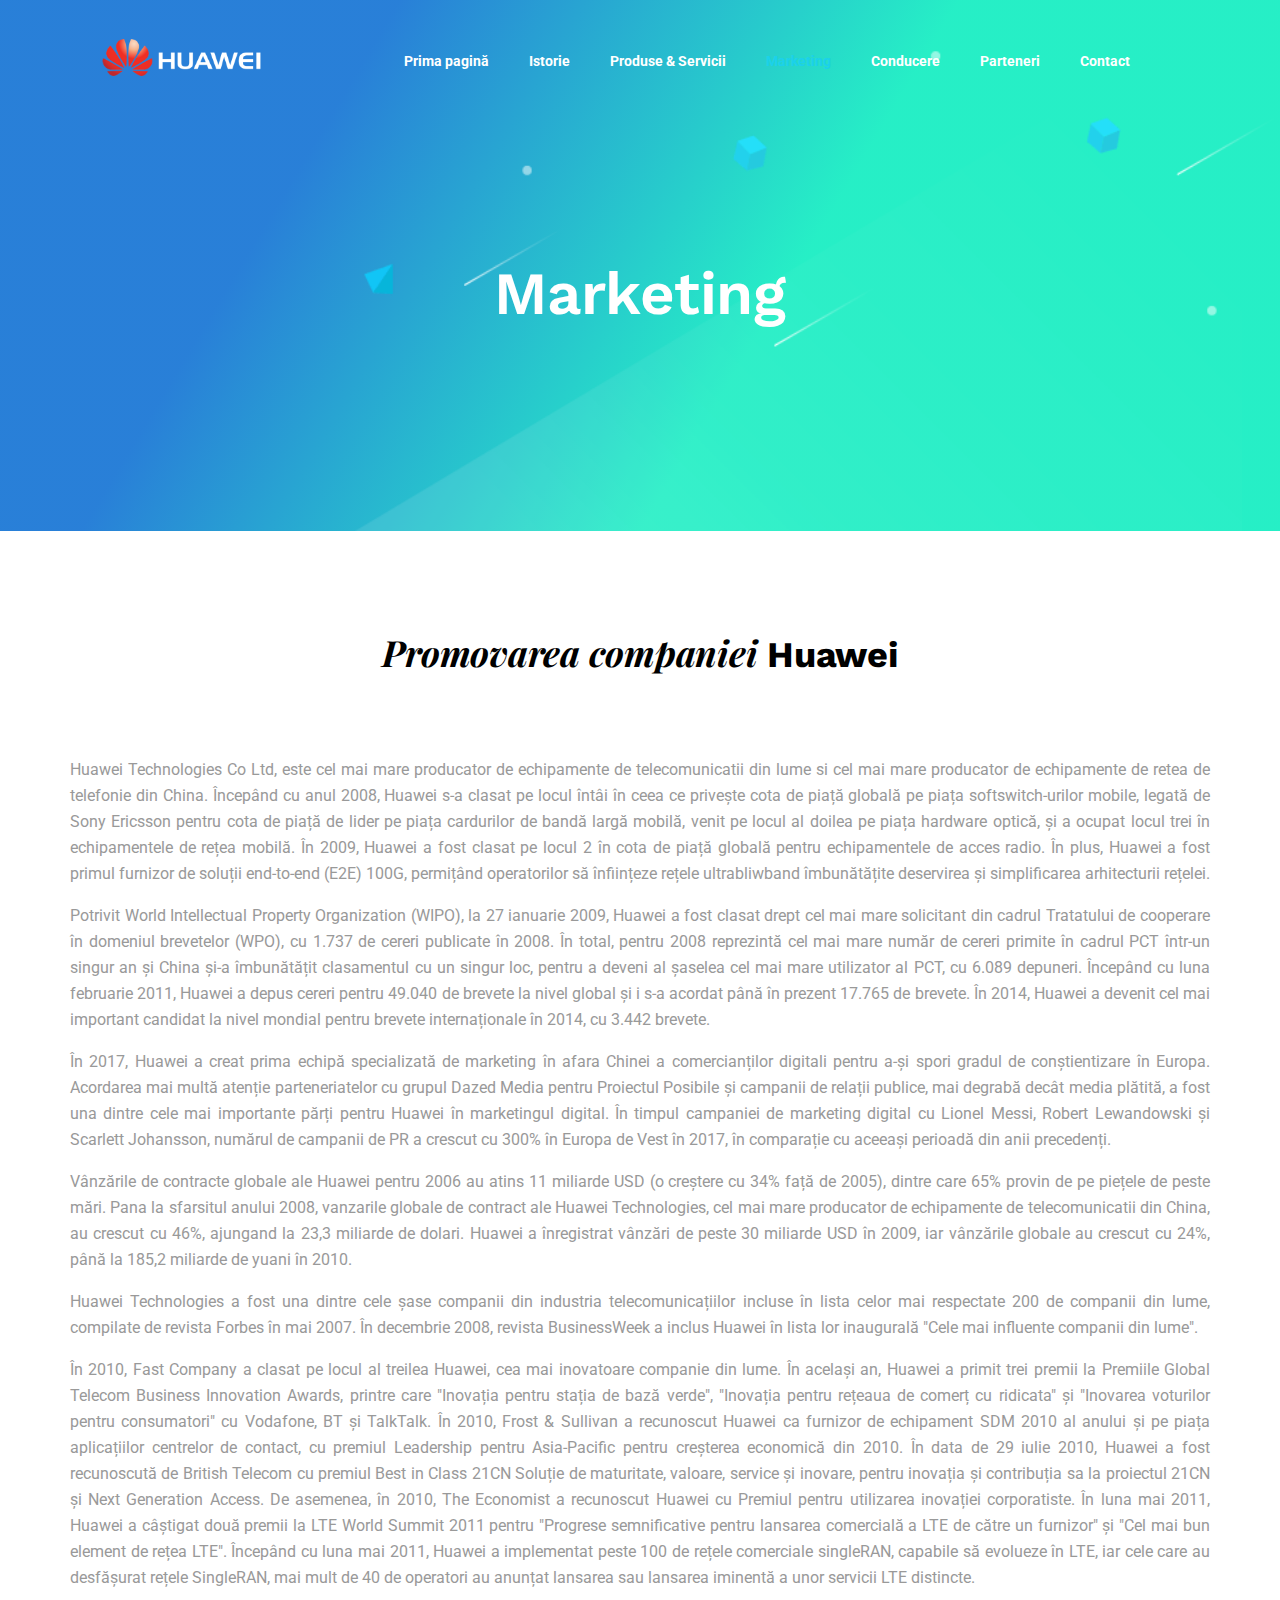
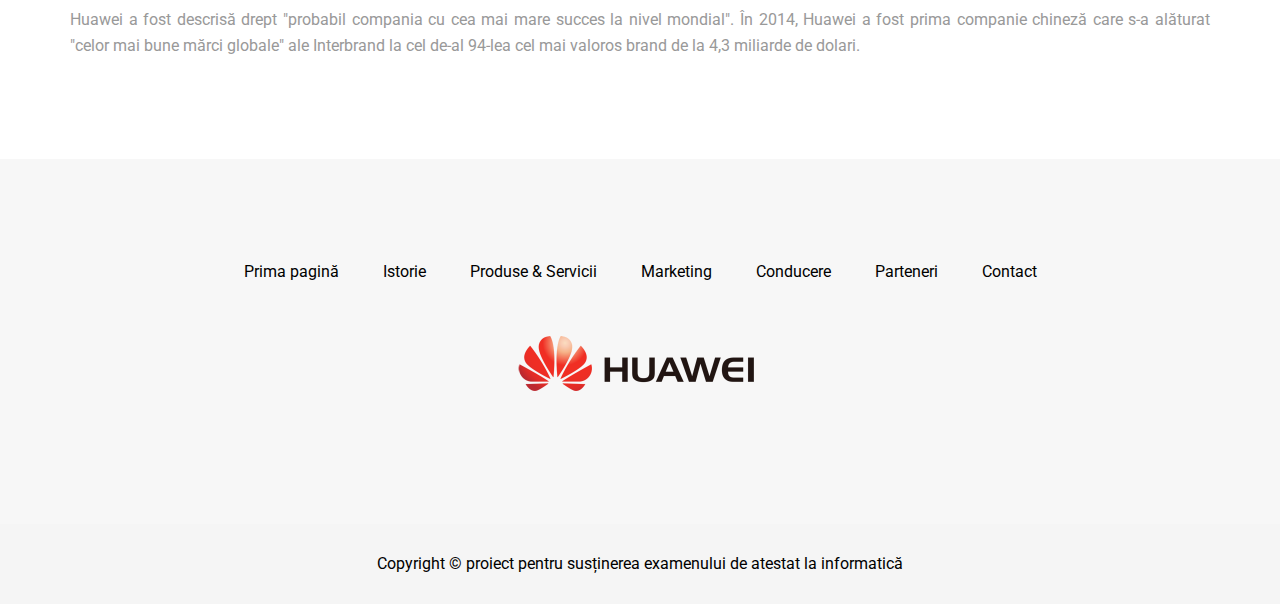
<file: ATESTAT/Huawei/Proiect/marketing.html>
<!doctype html>
<html>
    <head>
        <meta charset="utf-8">
        <meta http-equiv="x-ua-compatible" content="ie=edge">
        <title>Huawei</title>
        <meta name="viewport" content="width=device-width, initial-scale=1, shrink-to-fit=no">
        
        <link href="https://fonts.googleapis.com/css?family=Open+Sans:400,700%7CRoboto:400,500,700,900%7CPlayfair+Display:400,700,700i,900,900i%7CWork+Sans:400,500,600,700" rel="stylesheet">

        <link rel="stylesheet" href="assets/css/signatra-font.css">

        <link rel="stylesheet" href="assets/css/font-awesome.min.css">

        <link rel="stylesheet" href="assets/css/bootstrap.min.css">
        <link rel="stylesheet" href="assets/css/animate.css">
        <link rel="stylesheet" href="assets/css/iconfont.css">
        <link rel="stylesheet" href="assets/css/magnific-popup.css">
        <link rel="stylesheet" href="assets/css/owl.carousel.min.css">
        <link rel="stylesheet" href="assets/css/owl.theme.default.min.css">
        <link rel="stylesheet" href="assets/css/swiper.min.css">
        <link rel="stylesheet" href="assets/css/rev-settings.css">

        <link rel="stylesheet" href="assets/css/plugins.css" />

        <link rel="stylesheet" href="assets/css/style.css">

        <link rel="stylesheet" href="assets/css/responsive.css" />
    </head>
	<body>

    <header class="xs-header header-transparent nav-lights">
            <div class="container">
                <nav class="xs-menus clearfix">
                    <div class="nav-header">
                        <a class="nav-brand" href="index.html">
                            <img src="assets/images/logo.png" alt="">
                        </a>
                        <div class="nav-toggle"></div>
                    </div>
                    <div class="nav-menus-wrapper align-to-right">
                        <ul class="nav-menu">
                            <li><a href="index.html">Prima pagină</a></li>
                            <li><a href="istorie.html">Istorie</a></li>
                            <li><a href="produse.html">Produse & Servicii</a></li>
                            <li><a href="marketing.html">Marketing</a></li>
                            <li><a href="conducere.html">Conducere</a></li>
                            <li><a href="parteneri.html">Parteneri</a></li>
                            <li><a href="contact.html">Contact</a></li>
                        </ul>
                    </div>
                </nav>
            </div>
        </header>

        <div class="xs-inner-banner">
        	<div class="container">
        		<div class="row">
        			<div class="col-md-7 mx-auto">
        				<div class="inner-banner">
        					<h2 class="inner-banner-title">Marketing</h2>
        				</div>
        			</div>
        		</div>
        	</div>
        </div>

        <section class="xs-section-padding" data-scrollax-parent="true">
            <div class="container">
                <div class="row">
                    <div class="col-lg-10 mx-auto">
                        <div class="agency-section-title text-center">
                            <h4 class="main-title"><em>Promovarea companiei</em> Huawei</h4>
                        </div>
                    </div>
                </div>
                <div class="row">
                    <p class="text-justify">Huawei Technologies Co Ltd, este cel mai mare producator de echipamente de telecomunicatii din lume si cel mai mare producator de echipamente de retea de telefonie din China. Începând cu anul 2008, Huawei s-a clasat pe locul întâi în ceea ce privește cota de piață globală pe piața softswitch-urilor mobile, legată de Sony Ericsson pentru cota de piață de lider pe piața cardurilor de bandă largă mobilă, venit pe locul al doilea pe piața hardware optică, și a ocupat locul trei în echipamentele de rețea mobilă. În 2009, Huawei a fost clasat pe locul 2 în cota de piață globală pentru echipamentele de acces radio. În plus, Huawei a fost primul furnizor de soluții end-to-end (E2E) 100G, permițând operatorilor să înființeze rețele ultrabliwband îmbunătățite deservirea și simplificarea arhitecturii rețelei.</p>

                    <p class="text-justify">Potrivit World Intellectual Property Organization (WIPO), la 27 ianuarie 2009, Huawei a fost clasat drept cel mai mare solicitant din cadrul Tratatului de cooperare în domeniul brevetelor (WPO), cu 1.737 de cereri publicate în 2008. În total, pentru 2008 reprezintă cel mai mare număr de cereri primite în cadrul PCT într-un singur an și China și-a îmbunătățit clasamentul cu un singur loc, pentru a deveni al șaselea cel mai mare utilizator al PCT, cu 6.089 depuneri. Începând cu luna februarie 2011, Huawei a depus cereri pentru 49.040 de brevete la nivel global și i s-a acordat până în prezent 17.765 de brevete. În 2014, Huawei a devenit cel mai important candidat la nivel mondial pentru brevete internaționale în 2014, cu 3.442 brevete.</p>

                    <p class="text-justify">În 2017, Huawei a creat prima echipă specializată de marketing în afara Chinei a comercianților digitali pentru a-și spori gradul de conștientizare în Europa. Acordarea mai multă atenție parteneriatelor cu grupul Dazed Media pentru Proiectul Posibile și campanii de relații publice, mai degrabă decât media plătită, a fost una dintre cele mai importante părți pentru Huawei în marketingul digital. În timpul campaniei de marketing digital cu Lionel Messi, Robert Lewandowski și Scarlett Johansson, numărul de campanii de PR a crescut cu 300% în Europa de Vest în 2017, în comparație cu aceeași perioadă din anii precedenți.</p>

                    <p class="text-justify">Vânzările de contracte globale ale Huawei pentru 2006 au atins 11 miliarde USD (o creștere cu 34% față de 2005), dintre care 65% provin de pe piețele de peste mări. Pana la sfarsitul anului 2008, vanzarile globale de contract ale Huawei Technologies, cel mai mare producator de echipamente de telecomunicatii din China, au crescut cu 46%, ajungand la 23,3 miliarde de dolari. Huawei a înregistrat vânzări de peste 30 miliarde USD în 2009, iar vânzările globale au crescut cu 24%, până la 185,2 miliarde de yuani în 2010.</p>

                    <p class="text-justify">Huawei Technologies a fost una dintre cele șase companii din industria telecomunicațiilor incluse în lista celor mai respectate 200 de companii din lume, compilate de revista Forbes în mai 2007. În decembrie 2008, revista BusinessWeek a inclus Huawei în lista lor inaugurală "Cele mai influente companii din lume".</p>

                    <p class="text-justify">În 2010, Fast Company a clasat pe locul al treilea Huawei, cea mai inovatoare companie din lume. În același an, Huawei a primit trei premii la Premiile Global Telecom Business Innovation Awards, printre care "Inovația pentru stația de bază verde", "Inovația pentru rețeaua de comerț cu ridicata" și "Inovarea voturilor pentru consumatori" cu Vodafone, BT și TalkTalk. În 2010, Frost & Sullivan a recunoscut Huawei ca furnizor de echipament SDM 2010 al anului și pe piața aplicațiilor centrelor de contact, cu premiul Leadership pentru Asia-Pacific pentru creșterea economică din 2010. În data de 29 iulie 2010, Huawei a fost recunoscută de British Telecom cu premiul Best in Class 21CN Soluție de maturitate, valoare, service și inovare, pentru inovația și contribuția sa la proiectul 21CN și Next Generation Access. De asemenea, în 2010, The Economist a recunoscut Huawei cu Premiul pentru utilizarea inovației corporatiste. În luna mai 2011, Huawei a câștigat două premii la LTE World Summit 2011 pentru "Progrese semnificative pentru lansarea comercială a LTE de către un furnizor" și "Cel mai bun element de rețea LTE". Începând cu luna mai 2011, Huawei a implementat peste 100 de rețele comerciale singleRAN, capabile să evolueze în LTE, iar cele care au desfășurat rețele SingleRAN, mai mult de 40 de operatori au anunțat lansarea sau lansarea iminentă a unor servicii LTE distincte.</p>

                    <p class="text-justify">Huawei a fost descrisă drept "probabil compania cu cea mai mare succes la nivel mondial". În 2014, Huawei a fost prima companie chineză care s-a alăturat "celor mai bune mărci globale" ale Interbrand la cel de-al 94-lea cel mai valoros brand de la 4,3 miliarde de dolari.</p>
                </div>
            </div>
        </section>

		<footer class="xs-footer-section footer-style5" data-delighter="start:0.40">
            <div class="footer-top-area">
                <div class="container">
                    <div class="row">
                        <div class="col-md-12 col-lg-12">
                            <div class="footer-widget">
                                <div class="footer-logo-wraper">
                                    <div align="center">
                                        
                                        <ul id="footer_menu">
                                            <li><a href="index.html">Prima pagină</a></li>
                                            <li><a href="istorie.html">Istorie</a></li>
                                            <li><a href="produse.html">Produse & Servicii</a></li>
                                            <li><a href="marketing.html">Marketing</a></li>
                                            <li><a href="conducere.html">Conducere</a></li>
                                            <li><a href="parteneri.html">Parteneri</a></li>
                                            <li><a href="contact.html">Contact</a></li>
                                        </ul>
                                        <a href="index.html" class="footer-logo mt-5">
                                            <img src="assets/images/logo-2.png" width="250">
                                        </a>
                                    </div>
                                </div>
                            </div>
                        </div>
                    </div>
                </div>
            </div>
            <div class="wave-shape">
                <img src="assets/images/footer-wave-shape.png" alt="">
            </div>
            <div class="footer-bottom-area">
                <div class="container">
                    <div class="copyright-section text-center">
                        <p>Copyright &copy; proiect pentru susținerea examenului de atestat la informatică</p>
                    </div>
                </div>
            </div>
        </footer>
		<script src="assets/js/jquery-3.2.1.min.js"></script>
		<script src="assets/js/plugins.js"></script>
		<script src="assets/js/Popper.js"></script>
		<script src="assets/js/bootstrap.min.js"></script>
		<script src="assets/js/jquery.magnific-popup.min.js"></script>
		<script src="assets/js/owl.carousel.min.js"></script>
		<script src="assets/js/scrollax.js"></script>
		<script src="assets/js/jquery.ajaxchimp.min.js"></script>
		<script src="assets/js/jquery.waypoints.min.js"></script>
		<script src="assets/js/isotope.pkgd.min.js"></script>
		<script src="assets/js/swiper.min.js"></script>
		<script src="assets/js/jquery.easypiechart.min.js"></script>
		<script src="assets/js/delighters.js"></script>
		<script src="assets/js/typed.js"></script>
		<script src="assets/js/jquery.parallax.js"></script>
		<script src="assets/js/jquery.themepunch.tools.min.js"></script>
		<script src="assets/js/jquery.themepunch.revolution.min.js"></script>
		<script src="assets/js/extensions/revolution.extension.actions.min.js"></script>
		<script src="assets/js/extensions/revolution.extension.carousel.min.js"></script>
		<script src="assets/js/extensions/revolution.extension.kenburn.min.js"></script>
		<script src="assets/js/extensions/revolution.extension.layeranimation.min.js"></script>
		<script src="assets/js/extensions/revolution.extension.migration.min.js"></script>
		<script src="assets/js/extensions/revolution.extension.navigation.min.js"></script>
		<script src="assets/js/extensions/revolution.extension.parallax.min.js"></script>
		<script src="assets/js/extensions/revolution.extension.slideanims.min.js"></script>
		<script src="assets/js/extensions/revolution.extension.video.min.js"></script>
		<script src="assets/js/skrollr.min.js"></script>
		<script src="assets/js/shuffle-letters.js"></script>
		<script src="assets/js/main.js"></script>
	</body>
</html>
</file>
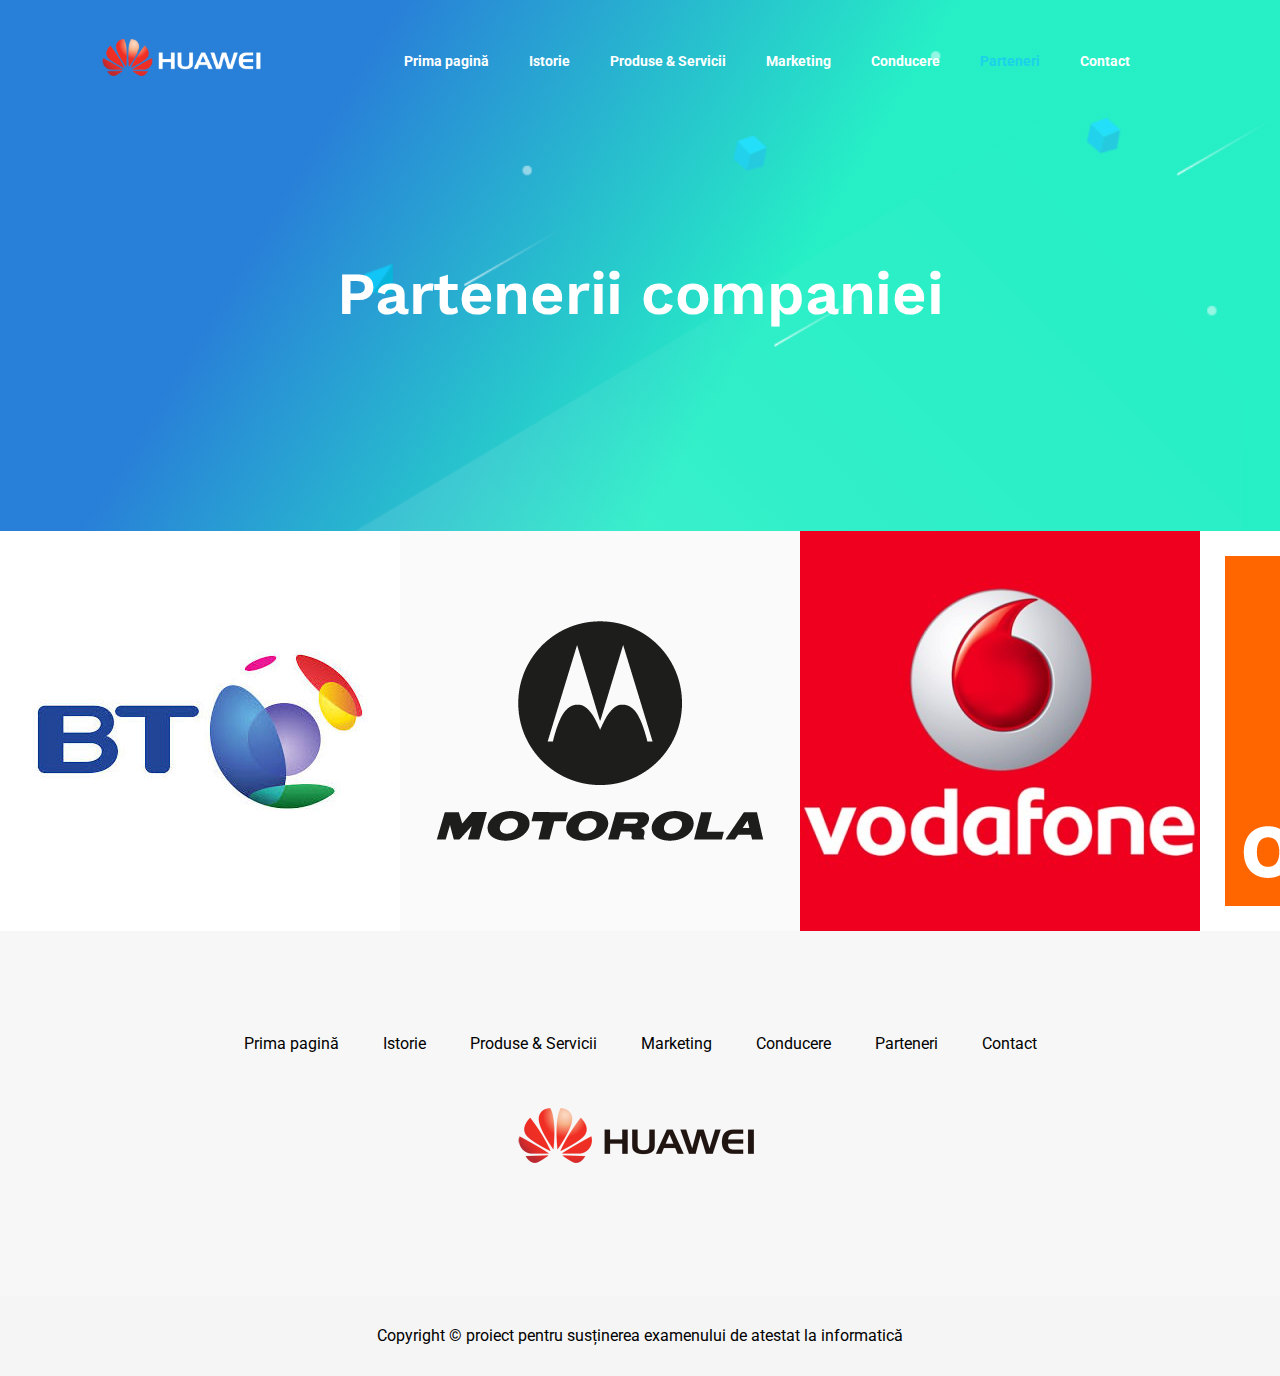
<file: ATESTAT/Huawei/Proiect/parteneri.html>
<!doctype html>
<html>
    <head>
        <meta charset="utf-8">
        <meta http-equiv="x-ua-compatible" content="ie=edge">
        <title>Huawei</title>
        <meta name="viewport" content="width=device-width, initial-scale=1, shrink-to-fit=no">
        
        <link href="https://fonts.googleapis.com/css?family=Open+Sans:400,700%7CRoboto:400,500,700,900%7CPlayfair+Display:400,700,700i,900,900i%7CWork+Sans:400,500,600,700" rel="stylesheet">

        <link rel="stylesheet" href="assets/css/signatra-font.css">

        <link rel="stylesheet" href="assets/css/font-awesome.min.css">

        <link rel="stylesheet" href="assets/css/bootstrap.min.css">
        <link rel="stylesheet" href="assets/css/animate.css">
        <link rel="stylesheet" href="assets/css/iconfont.css">
        <link rel="stylesheet" href="assets/css/magnific-popup.css">
        <link rel="stylesheet" href="assets/css/owl.carousel.min.css">
        <link rel="stylesheet" href="assets/css/owl.theme.default.min.css">
        <link rel="stylesheet" href="assets/css/swiper.min.css">
        <link rel="stylesheet" href="assets/css/rev-settings.css">

        <link rel="stylesheet" href="assets/css/plugins.css" />

        <link rel="stylesheet" href="assets/css/style.css">

        <link rel="stylesheet" href="assets/css/responsive.css" />
    </head>
	<body>

    <header class="xs-header header-transparent nav-lights">
            <div class="container">
                <nav class="xs-menus clearfix">
                    <div class="nav-header">
                        <a class="nav-brand" href="index.html">
                            <img src="assets/images/logo.png" alt="">
                        </a>
                        <div class="nav-toggle"></div>
                    </div>
                    <div class="nav-menus-wrapper align-to-right">
                        <ul class="nav-menu">
                            <li><a href="index.html">Prima pagină</a></li>
                            <li><a href="istorie.html">Istorie</a></li>
                            <li><a href="produse.html">Produse & Servicii</a></li>
                            <li><a href="marketing.html">Marketing</a></li>
                            <li><a href="conducere.html">Conducere</a></li>
                            <li><a href="parteneri.html">Parteneri</a></li>
                            <li><a href="contact.html">Contact</a></li>
                        </ul>
                    </div>
                </nav>
            </div>
        </header>

        <div class="xs-inner-banner">
        	<div class="container">
        		<div class="row">
        			<div class="col-md-7 mx-auto">
        				<div class="inner-banner">
        					<h2 class="inner-banner-title">Partenerii companiei</h2>
        				</div>
        			</div>
        		</div>
        	</div>
        </div>

        <section class="agency_portfolio_section gray-bg">
            <div class="agency-portfolio-slider owl-carousel owl-theme">
                <div class="single-portfolio">
                    <img src="assets/images/parteneri/1.jpg">
                    <div class="hover-area">
                        <div class="hover-content">
                            <hr><h3 class="xs-title"><a href="https://www.bt.com">British Telecom</a></h3>
                        </div>
                    </div>
                </div>
                <div class="single-portfolio">
                    <img src="assets/images/parteneri/2.png">
                    <div class="hover-area">
                        <div class="hover-content">
                            <hr><h3 class="xs-title"><a href="https://www.motorola.com"> Motorola </a></h3>
                        </div>
                    </div>
                </div>
                <div class="single-portfolio">
                    <img src="assets/images/parteneri/3.jpg">
                    <div class="hover-area">
                        <div class="hover-content">
                            <hr><h3 class="xs-title"><a href="https://www.vodafone.com"> Vodafone </a></h3>
                        </div>
                    </div>
                </div>
                <div class="single-portfolio">
                    <img src="assets/images/parteneri/4.png">
                    <div class="hover-area">
                        <div class="hover-content">
                            <hr><h3 class="xs-title"><a href="https://www.orange.com"> Orange </a></h3>
                        </div>
                    </div>
                </div>
                <div class="single-portfolio">
                    <img src="assets/images/parteneri/5.png">
                    <div class="hover-area">
                        <div class="hover-content">
                            <hr><h3 class="xs-title"><a href="https://www.t-mobile.com"> T-Mobile </a></h3>
                        </div>
                    </div>
                </div>
                <div class="single-portfolio">
                    <img src="assets/images/parteneri/6.jpg">
                    <div class="hover-area">
                        <div class="hover-content">
                            <hr><h3 class="xs-title"><a href="https://www.talktalk.co.uk"> TalkTalk </a></h3>
                        </div>
                    </div>
                </div>
                <div class="single-portfolio">
                    <img src="assets/images/parteneri/7.jpg">
                    <div class="hover-area">
                        <div class="hover-content">
                            <hr><h3 class="xs-title"><a href="https://www.telecom.pt"> Portugal Telecom </a></h3>
                        </div>
                    </div>
                </div>
                <div class="single-portfolio">
                    <img src="assets/images/parteneri/8.png">
                    <div class="hover-area">
                        <div class="hover-content">
                            <hr><h3 class="xs-title"><a href="https://www.cox.com"> Cox Communications </a></h3>
                        </div>
                    </div>
                </div>
                <div class="single-portfolio">
                    <img src="assets/images/parteneri/9.png">
                    <div class="hover-area">
                        <div class="hover-content">
                            <hr><h3 class="xs-title"><a href="https://www.bell.ca"> Bell Canada </a></h3>
                        </div>
                    </div>
                </div>
                <div class="single-portfolio">
                    <img src="assets/images/parteneri/10.jpg">
                    <div class="hover-area">
                        <div class="hover-content">
                            <hr><h3 class="xs-title"><a href="https://ptcl.com.pk/"> PTCL </a></h3>
                        </div>
                    </div>
                </div>
                <div class="single-portfolio">
                    <img src="assets/images/parteneri/11.jpg">
                    <div class="hover-area">
                        <div class="hover-content">
                            <hr><h3 class="xs-title"><a href="https://pldthome.com/"> PLDT </a></h3>
                        </div>
                    </div>
                </div>
                <div class="single-portfolio">
                    <img src="assets/images/parteneri/12.png">
                    <div class="hover-area">
                        <div class="hover-content">
                            <hr><h3 class="xs-title"><a href="http://www.clearwire.com/"> ClearWire </a></h3>
                        </div>
                    </div>
                </div>
            </div>
        </section>

		<footer class="xs-footer-section footer-style5" data-delighter="start:0.40">
            <div class="footer-top-area">
                <div class="container">
                    <div class="row">
                        <div class="col-md-12 col-lg-12">
                            <div class="footer-widget">
                                <div class="footer-logo-wraper">
                                    <div align="center">
                                        
                                        <ul id="footer_menu">
                                            <li><a href="index.html">Prima pagină</a></li>
                                            <li><a href="istorie.html">Istorie</a></li>
                                            <li><a href="produse.html">Produse & Servicii</a></li>
                                            <li><a href="marketing.html">Marketing</a></li>
                                            <li><a href="conducere.html">Conducere</a></li>
                                            <li><a href="parteneri.html">Parteneri</a></li>
                                            <li><a href="contact.html">Contact</a></li>
                                        </ul>
                                        <a href="index.html" class="footer-logo mt-5">
                                            <img src="assets/images/logo-2.png" width="250">
                                        </a>
                                    </div>
                                </div>
                            </div>
                        </div>
                    </div>
                </div>
            </div>
            <div class="wave-shape">
                <img src="assets/images/footer-wave-shape.png" alt="">
            </div>
            <div class="footer-bottom-area">
                <div class="container">
                    <div class="copyright-section text-center">
                        <p>Copyright &copy; proiect pentru susținerea examenului de atestat la informatică</p>
                    </div>
                </div>
            </div>
        </footer>
		<script src="assets/js/jquery-3.2.1.min.js"></script>
		<script src="assets/js/plugins.js"></script>
		<script src="assets/js/Popper.js"></script>
		<script src="assets/js/bootstrap.min.js"></script>
		<script src="assets/js/jquery.magnific-popup.min.js"></script>
		<script src="assets/js/owl.carousel.min.js"></script>
		<script src="assets/js/scrollax.js"></script>
		<script src="assets/js/jquery.ajaxchimp.min.js"></script>
		<script src="assets/js/jquery.waypoints.min.js"></script>
		<script src="assets/js/isotope.pkgd.min.js"></script>
		<script src="assets/js/swiper.min.js"></script>
		<script src="assets/js/jquery.easypiechart.min.js"></script>
		<script src="assets/js/delighters.js"></script>
		<script src="assets/js/typed.js"></script>
		<script src="assets/js/jquery.parallax.js"></script>
		<script src="assets/js/jquery.themepunch.tools.min.js"></script>
		<script src="assets/js/jquery.themepunch.revolution.min.js"></script>
		<script src="assets/js/extensions/revolution.extension.actions.min.js"></script>
		<script src="assets/js/extensions/revolution.extension.carousel.min.js"></script>
		<script src="assets/js/extensions/revolution.extension.kenburn.min.js"></script>
		<script src="assets/js/extensions/revolution.extension.layeranimation.min.js"></script>
		<script src="assets/js/extensions/revolution.extension.migration.min.js"></script>
		<script src="assets/js/extensions/revolution.extension.navigation.min.js"></script>
		<script src="assets/js/extensions/revolution.extension.parallax.min.js"></script>
		<script src="assets/js/extensions/revolution.extension.slideanims.min.js"></script>
		<script src="assets/js/extensions/revolution.extension.video.min.js"></script>
		<script src="assets/js/skrollr.min.js"></script>
		<script src="assets/js/shuffle-letters.js"></script>
		<script src="assets/js/main.js"></script>		<!-- End js file -->
	</body>
</html>
</file>
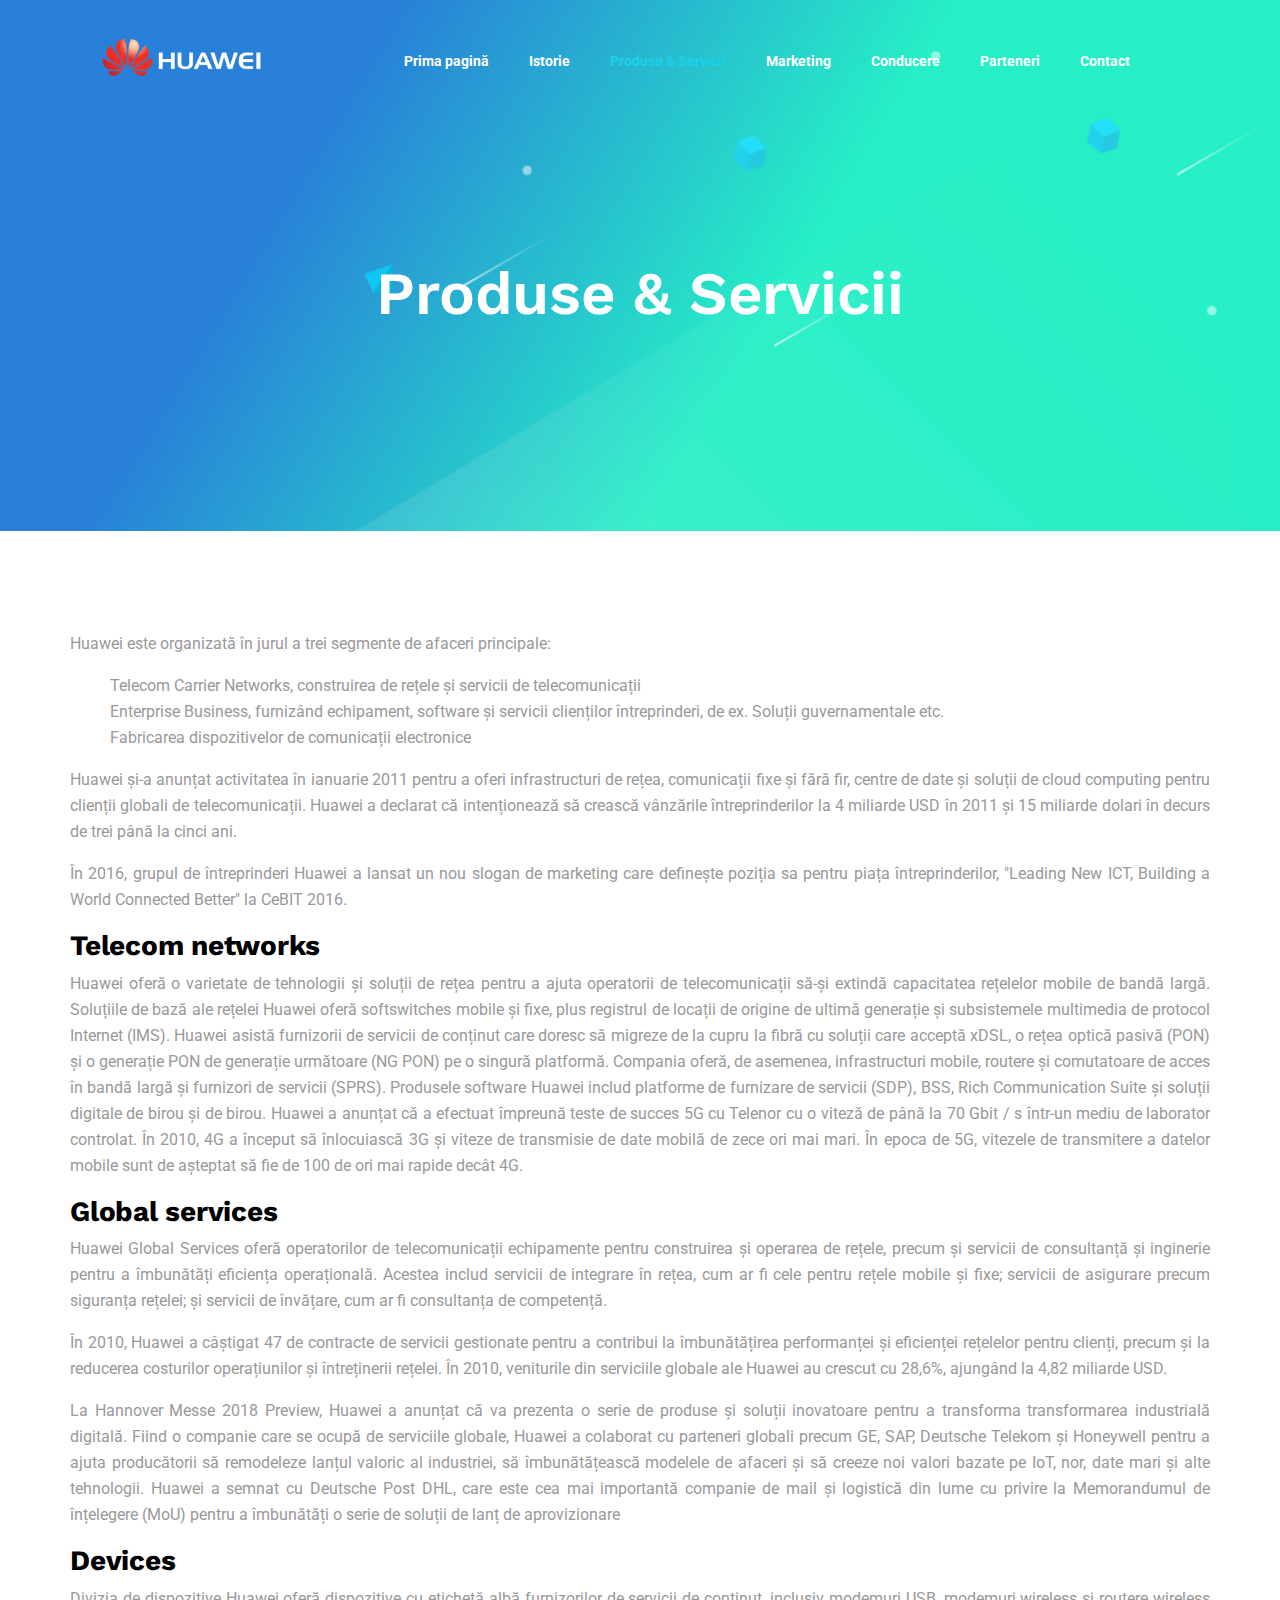
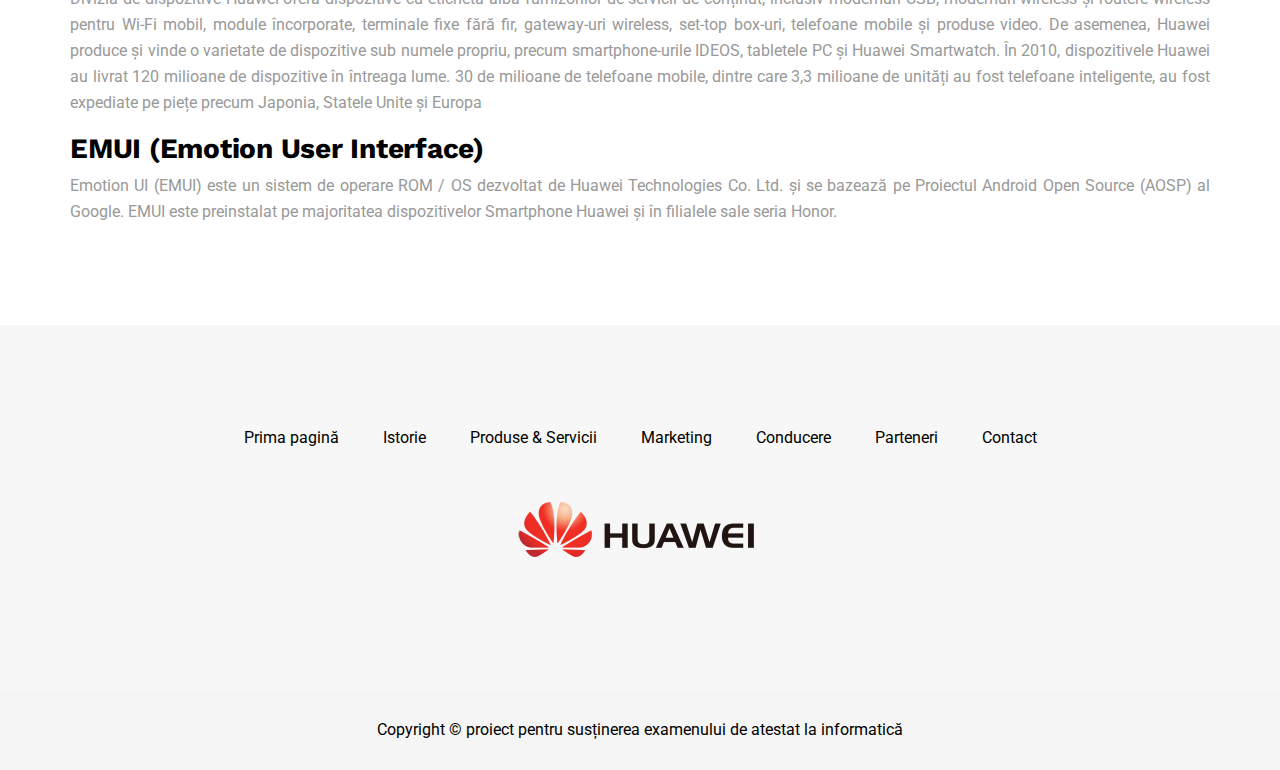
<file: ATESTAT/Huawei/Proiect/produse.html>
<!doctype html>
<html>
    <head>
        <meta charset="utf-8">
        <meta http-equiv="x-ua-compatible" content="ie=edge">
        <title>Huawei</title>
        <meta name="viewport" content="width=device-width, initial-scale=1, shrink-to-fit=no">
        
        <link href="https://fonts.googleapis.com/css?family=Open+Sans:400,700%7CRoboto:400,500,700,900%7CPlayfair+Display:400,700,700i,900,900i%7CWork+Sans:400,500,600,700" rel="stylesheet">

        <link rel="stylesheet" href="assets/css/signatra-font.css">

        <link rel="stylesheet" href="assets/css/font-awesome.min.css">

        <link rel="stylesheet" href="assets/css/bootstrap.min.css">
        <link rel="stylesheet" href="assets/css/animate.css">
        <link rel="stylesheet" href="assets/css/iconfont.css">
        <link rel="stylesheet" href="assets/css/magnific-popup.css">
        <link rel="stylesheet" href="assets/css/owl.carousel.min.css">
        <link rel="stylesheet" href="assets/css/owl.theme.default.min.css">
        <link rel="stylesheet" href="assets/css/swiper.min.css">
        <link rel="stylesheet" href="assets/css/rev-settings.css">

        <link rel="stylesheet" href="assets/css/plugins.css" />

        <link rel="stylesheet" href="assets/css/style.css">

        <link rel="stylesheet" href="assets/css/responsive.css" />
    </head>
	<body>

    <header class="xs-header header-transparent nav-lights">
            <div class="container">
                <nav class="xs-menus clearfix">
                    <div class="nav-header">
                        <a class="nav-brand" href="index.html">
                            <img src="assets/images/logo.png" alt="">
                        </a>
                        <div class="nav-toggle"></div>
                    </div>
                    <div class="nav-menus-wrapper align-to-right">
                        <ul class="nav-menu">
                            <li><a href="index.html">Prima pagină</a></li>
                            <li><a href="istorie.html">Istorie</a></li>
                            <li><a href="produse.html">Produse & Servicii</a></li>
                            <li><a href="marketing.html">Marketing</a></li>
                            <li><a href="conducere.html">Conducere</a></li>
                            <li><a href="parteneri.html">Parteneri</a></li>
                            <li><a href="contact.html">Contact</a></li>
                        </ul>
                    </div>
                </nav>
            </div>
        </header>

        <div class="xs-inner-banner">
        	<div class="container">
        		<div class="row">
        			<div class="col-md-7 mx-auto">
        				<div class="inner-banner">
        					<h2 class="inner-banner-title">Produse &amp; Servicii</h2>
        				</div>
        			</div>
        		</div>
        	</div>
        </div>

        <section class="xs-section-padding" data-scrollax-parent="true">
            <div class="container">
                <div class="row">
                    <p class="text-justify">Huawei este organizată în jurul a trei segmente de afaceri principale:</p>
                    <ol>
                        <li>Telecom Carrier Networks, construirea de rețele și servicii de telecomunicații</li>
                        <li>Enterprise Business, furnizând echipament, software și servicii clienților întreprinderi, de ex. Soluții guvernamentale etc.</li>
                        <li>Fabricarea dispozitivelor de comunicații electronice</li>
                    </ol>
                    <p class="text-justify">Huawei și-a anunțat activitatea în ianuarie 2011 pentru a oferi infrastructuri de rețea, comunicații fixe și fără fir, centre de date și soluții de cloud computing pentru clienții globali de telecomunicații. Huawei a declarat că intenționează să crească vânzările întreprinderilor la 4 miliarde USD în 2011 și 15 miliarde dolari în decurs de trei până la cinci ani.</p>

                    <p class="text-justify">În 2016, grupul de întreprinderi Huawei a lansat un nou slogan de marketing care definește poziția sa pentru piața întreprinderilor, "Leading New ICT, Building a World Connected Better" la CeBIT 2016.</p>

                    <h3>Telecom networks</h3>

                    <p class="text-justify">Huawei oferă o varietate de tehnologii și soluții de rețea pentru a ajuta operatorii de telecomunicații să-și extindă capacitatea rețelelor mobile de bandă largă. Soluțiile de bază ale rețelei Huawei oferă softswitches mobile și fixe, plus registrul de locații de origine de ultimă generație și subsistemele multimedia de protocol Internet (IMS). Huawei asistă furnizorii de servicii de conținut care doresc să migreze de la cupru la fibră cu soluții care acceptă xDSL, o rețea optică pasivă (PON) și o generație PON de generație următoare (NG PON) pe o singură platformă. Compania oferă, de asemenea, infrastructuri mobile, routere și comutatoare de acces în bandă largă și furnizori de servicii (SPRS). Produsele software Huawei includ platforme de furnizare de servicii (SDP), BSS, Rich Communication Suite și soluții digitale de birou și de birou. Huawei a anunțat că a efectuat împreună teste de succes 5G cu Telenor cu o viteză de până la 70 Gbit / s într-un mediu de laborator controlat. În 2010, 4G a început să înlocuiască 3G și viteze de transmisie de date mobilă de zece ori mai mari. În epoca de 5G, vitezele de transmitere a datelor mobile sunt de așteptat să fie de 100 de ori mai rapide decât 4G.</p>

                    <h3>Global services</h3>

                    <p class="text-justify">Huawei Global Services oferă operatorilor de telecomunicații echipamente pentru construirea și operarea de rețele, precum și servicii de consultanță și inginerie pentru a îmbunătăți eficiența operațională. Acestea includ servicii de integrare în rețea, cum ar fi cele pentru rețele mobile și fixe; servicii de asigurare precum siguranța rețelei; și servicii de învățare, cum ar fi consultanța de competență.</p>

                    <p class="text-justify">În 2010, Huawei a câștigat 47 de contracte de servicii gestionate pentru a contribui la îmbunătățirea performanței și eficienței rețelelor pentru clienți, precum și la reducerea costurilor operațiunilor și întreținerii rețelei. În 2010, veniturile din serviciile globale ale Huawei au crescut cu 28,6%, ajungând la 4,82 miliarde USD.</p>

                    <p class="text-justify">La Hannover Messe 2018 Preview, Huawei a anunțat că va prezenta o serie de produse și soluții inovatoare pentru a transforma transformarea industrială digitală. Fiind o companie care se ocupă de serviciile globale, Huawei a colaborat cu parteneri globali precum GE, SAP, Deutsche Telekom și Honeywell pentru a ajuta producătorii să remodeleze lanțul valoric al industriei, să îmbunătățească modelele de afaceri și să creeze noi valori bazate pe IoT, nor, date mari și alte tehnologii. Huawei a semnat cu Deutsche Post DHL, care este cea mai importantă companie de mail și logistică din lume cu privire la Memorandumul de înțelegere (MoU) pentru a îmbunătăți o serie de soluții de lanț de aprovizionare</p>

                    <h3>Devices</h3>
                    <p class="text-justify">Divizia de dispozitive Huawei oferă dispozitive cu etichetă albă furnizorilor de servicii de conținut, inclusiv modemuri USB, modemuri wireless și routere wireless pentru Wi-Fi mobil, module încorporate, terminale fixe fără fir, gateway-uri wireless, set-top box-uri, telefoane mobile și produse video. De asemenea, Huawei produce și vinde o varietate de dispozitive sub numele propriu, precum smartphone-urile IDEOS, tabletele PC și Huawei Smartwatch. În 2010, dispozitivele Huawei au livrat 120 milioane de dispozitive în întreaga lume. 30 de milioane de telefoane mobile, dintre care 3,3 milioane de unități au fost telefoane inteligente, au fost expediate pe piețe precum Japonia, Statele Unite și Europa</p>

                    <h3>EMUI (Emotion User Interface)</h3>

                    <p class="text-justify">Emotion UI (EMUI) este un sistem de operare ROM / OS dezvoltat de Huawei Technologies Co. Ltd. și se bazează pe Proiectul Android Open Source (AOSP) al Google. EMUI este preinstalat pe majoritatea dispozitivelor Smartphone Huawei și în filialele sale seria Honor.</p>

                </div>
            </div>
        </section>

		<footer class="xs-footer-section footer-style5" data-delighter="start:0.40">
            <div class="footer-top-area">
                <div class="container">
                    <div class="row">
                        <div class="col-md-12 col-lg-12">
                            <div class="footer-widget">
                                <div class="footer-logo-wraper">
                                    <div align="center">
                                        
                                        <ul id="footer_menu">
                                            <li><a href="index.html">Prima pagină</a></li>
                                            <li><a href="istorie.html">Istorie</a></li>
                                            <li><a href="produse.html">Produse & Servicii</a></li>
                                            <li><a href="marketing.html">Marketing</a></li>
                                            <li><a href="conducere.html">Conducere</a></li>
                                            <li><a href="parteneri.html">Parteneri</a></li>
                                            <li><a href="contact.html">Contact</a></li>
                                        </ul>
                                        <a href="index.html" class="footer-logo mt-5">
                                            <img src="assets/images/logo-2.png" width="250">
                                        </a>
                                    </div>
                                </div>
                            </div>
                        </div>
                    </div>
                </div>
            </div>
            <div class="wave-shape">
                <img src="assets/images/footer-wave-shape.png" alt="">
            </div>
            <div class="footer-bottom-area">
                <div class="container">
                    <div class="copyright-section text-center">
                        <p>Copyright &copy; proiect pentru susținerea examenului de atestat la informatică</p>
                    </div>
                </div>
            </div>
        </footer>
		<script src="assets/js/jquery-3.2.1.min.js"></script>
		<script src="assets/js/plugins.js"></script>
		<script src="assets/js/Popper.js"></script>
		<script src="assets/js/bootstrap.min.js"></script>
		<script src="assets/js/jquery.magnific-popup.min.js"></script>
		<script src="assets/js/owl.carousel.min.js"></script>
		<script src="assets/js/scrollax.js"></script>
		<script src="assets/js/jquery.ajaxchimp.min.js"></script>
		<script src="assets/js/jquery.waypoints.min.js"></script>
		<script src="assets/js/isotope.pkgd.min.js"></script>
		<script src="assets/js/swiper.min.js"></script>
		<script src="assets/js/jquery.easypiechart.min.js"></script>
		<script src="assets/js/delighters.js"></script>
		<script src="assets/js/typed.js"></script>
		<script src="assets/js/jquery.parallax.js"></script>
		<script src="assets/js/jquery.themepunch.tools.min.js"></script>
		<script src="assets/js/jquery.themepunch.revolution.min.js"></script>
		<script src="assets/js/extensions/revolution.extension.actions.min.js"></script>
		<script src="assets/js/extensions/revolution.extension.carousel.min.js"></script>
		<script src="assets/js/extensions/revolution.extension.kenburn.min.js"></script>
		<script src="assets/js/extensions/revolution.extension.layeranimation.min.js"></script>
		<script src="assets/js/extensions/revolution.extension.migration.min.js"></script>
		<script src="assets/js/extensions/revolution.extension.navigation.min.js"></script>
		<script src="assets/js/extensions/revolution.extension.parallax.min.js"></script>
		<script src="assets/js/extensions/revolution.extension.slideanims.min.js"></script>
		<script src="assets/js/extensions/revolution.extension.video.min.js"></script>
		<script src="assets/js/skrollr.min.js"></script>
		<script src="assets/js/shuffle-letters.js"></script>
		<script src="assets/js/main.js"></script>
	</body>
</html>
</file>
<file: ATESTAT/Huawei/Proiect/assets/css/signatra-font.css>
/*! Generated by Font Squirrel (https://www.fontsquirrel.com) on September 25, 2018 */

@font-face {
    font-family: 'signatra_demoregular';
    src: url('../fonts/signatra-webfont.woff2') format('woff2'),
         url('../fonts/signatra-webfont.woff') format('woff');
    font-weight: normal;
    font-style: normal;

}

@font-face {
    font-family: 'signatra_demoregular';
    src: url('../fonts/signatra-webfont.woff2') format('woff2'),
         url('../fonts/signatra-webfont.woff') format('woff');
    font-weight: normal;
    font-style: normal;

}
</file>
<file: ATESTAT/Huawei/Proiect/assets/css/iconfont.css>
@font-face {
  font-family: 'iconfont';
  src:  url('../fonts/icomoon.eot?2wqjzd');
  src:  url('../fonts/icomoon.eot?2wqjzd#iefix') format('embedded-opentype'),
    url('../fonts/icomoon.ttf?2wqjzd') format('truetype'),
    url('../fonts/icomoon.woff?2wqjzd') format('woff'),
    url('../fonts/icomoon.svg?2wqjzd#iconfont') format('svg');
  font-weight: normal;
  font-style: normal;
}

.icon {
  /* use !important to prevent issues with browser extensions that change fonts */
  font-family: 'iconfont' !important;
  speak: none;
  font-style: normal;
  font-weight: normal;
  font-variant: normal;
  text-transform: none;
  line-height: 1;

  /* Better Font Rendering =========== */
  -webkit-font-smoothing: antialiased;
  -moz-osx-font-smoothing: grayscale;
}

.icon-home:before {
  content: "\e800";
}
.icon-apartment:before {
  content: "\e801";
}
.icon-pencil:before {
  content: "\e802";
}
.icon-magic-wand:before {
  content: "\e803";
}
.icon-drop:before {
  content: "\e804";
}
.icon-lighter:before {
  content: "\e805";
}
.icon-poop:before {
  content: "\e806";
}
.icon-sun:before {
  content: "\e807";
}
.icon-moon:before {
  content: "\e808";
}
.icon-cloud:before {
  content: "\e809";
}
.icon-cloud-upload:before {
  content: "\e80a";
}
.icon-cloud-download:before {
  content: "\e80b";
}
.icon-cloud-sync:before {
  content: "\e80c";
}
.icon-cloud-check:before {
  content: "\e80d";
}
.icon-database:before {
  content: "\e80e";
}
.icon-lock:before {
  content: "\e80f";
}
.icon-cog:before {
  content: "\e810";
}
.icon-trash:before {
  content: "\e811";
}
.icon-dice:before {
  content: "\e812";
}
.icon-heart:before {
  content: "\e813";
}
.icon-star:before {
  content: "\e814";
}
.icon-star-half:before {
  content: "\e815";
}
.icon-star-empty:before {
  content: "\e816";
}
.icon-flag:before {
  content: "\e817";
}
.icon-envelope:before {
  content: "\e818";
}
.icon-paperclip:before {
  content: "\e819";
}
.icon-inbox:before {
  content: "\e81a";
}
.icon-eye:before {
  content: "\e81b";
}
.icon-printer:before {
  content: "\e81c";
}
.icon-file-empty:before {
  content: "\e81d";
}
.icon-file-add:before {
  content: "\e81e";
}
.icon-enter:before {
  content: "\e81f";
}
.icon-exit:before {
  content: "\e820";
}
.icon-graduation-hat:before {
  content: "\e821";
}
.icon-license:before {
  content: "\e822";
}
.icon-music-note:before {
  content: "\e823";
}
.icon-film-play:before {
  content: "\e824";
}
.icon-camera-video:before {
  content: "\e825";
}
.icon-camera:before {
  content: "\e826";
}
.icon-picture:before {
  content: "\e827";
}
.icon-book:before {
  content: "\e828";
}
.icon-bookmark:before {
  content: "\e829";
}
.icon-user:before {
  content: "\e82a";
}
.icon-users:before {
  content: "\e82b";
}
.icon-shirt:before {
  content: "\e82c";
}
.icon-store:before {
  content: "\e82d";
}
.icon-cart:before {
  content: "\e82e";
}
.icon-tag:before {
  content: "\e82f";
}
.icon-phone-handset:before {
  content: "\e830";
}
.icon-phone:before {
  content: "\e831";
}
.icon-pushpin:before {
  content: "\e832";
}
.icon-map-marker:before {
  content: "\e833";
}
.icon-map:before {
  content: "\e834";
}
.icon-location:before {
  content: "\e835";
}
.icon-calendar-full:before {
  content: "\e836";
}
.icon-keyboard:before {
  content: "\e837";
}
.icon-spell-check:before {
  content: "\e838";
}
.icon-screen:before {
  content: "\e839";
}
.icon-smartphone:before {
  content: "\e83a";
}
.icon-tablet:before {
  content: "\e83b";
}
.icon-laptop:before {
  content: "\e83c";
}
.icon-laptop-phone:before {
  content: "\e83d";
}
.icon-power-switch:before {
  content: "\e83e";
}
.icon-bubble:before {
  content: "\e83f";
}
.icon-heart-pulse:before {
  content: "\e840";
}
.icon-construction:before {
  content: "\e841";
}
.icon-pie-chart:before {
  content: "\e842";
}
.icon-chart-bars:before {
  content: "\e843";
}
.icon-gift:before {
  content: "\e844";
}
.icon-diamond:before {
  content: "\e845";
}
.icon-dinner:before {
  content: "\e847";
}
.icon-coffee-cup:before {
  content: "\e848";
}
.icon-leaf:before {
  content: "\e849";
}
.icon-paw:before {
  content: "\e84a";
}
.icon-rocket:before {
  content: "\e84b";
}
.icon-briefcase:before {
  content: "\e84c";
}
.icon-bus:before {
  content: "\e84d";
}
.icon-car:before {
  content: "\e84e";
}
.icon-train:before {
  content: "\e84f";
}
.icon-bicycle:before {
  content: "\e850";
}
.icon-wheelchair:before {
  content: "\e851";
}
.icon-select:before {
  content: "\e852";
}
.icon-earth:before {
  content: "\e853";
}
.icon-smile:before {
  content: "\e854";
}
.icon-sad:before {
  content: "\e855";
}
.icon-neutral:before {
  content: "\e856";
}
.icon-mustache:before {
  content: "\e857";
}
.icon-alarm:before {
  content: "\e858";
}
.icon-bullhorn:before {
  content: "\e859";
}
.icon-volume-high:before {
  content: "\e85a";
}
.icon-volume-medium:before {
  content: "\e85b";
}
.icon-volume-low:before {
  content: "\e85c";
}
.icon-volume:before {
  content: "\e85d";
}
.icon-mic:before {
  content: "\e85e";
}
.icon-hourglass:before {
  content: "\e85f";
}
.icon-undo:before {
  content: "\e860";
}
.icon-redo:before {
  content: "\e861";
}
.icon-sync:before {
  content: "\e862";
}
.icon-history:before {
  content: "\e863";
}
.icon-clock:before {
  content: "\e864";
}
.icon-download:before {
  content: "\e865";
}
.icon-upload:before {
  content: "\e866";
}
.icon-enter-down:before {
  content: "\e867";
}
.icon-exit-up:before {
  content: "\e868";
}
.icon-bug:before {
  content: "\e869";
}
.icon-code:before {
  content: "\e86a";
}
.icon-link:before {
  content: "\e86b";
}
.icon-unlink:before {
  content: "\e86c";
}
.icon-thumbs-up:before {
  content: "\e86d";
}
.icon-thumbs-down:before {
  content: "\e86e";
}
.icon-magnifier:before {
  content: "\e86f";
}
.icon-cross:before {
  content: "\e870";
}
.icon-menu:before {
  content: "\e871";
}
.icon-list:before {
  content: "\e872";
}
.icon-chevron-up:before {
  content: "\e873";
}
.icon-chevron-down:before {
  content: "\e874";
}
.icon-chevron-left:before {
  content: "\e875";
}
.icon-chevron-right:before {
  content: "\e876";
}
.icon-arrow-up:before {
  content: "\e877";
}
.icon-arrow-down:before {
  content: "\e878";
}
.icon-arrow-left:before {
  content: "\e879";
}
.icon-arrow-right:before {
  content: "\e87a";
}
.icon-move:before {
  content: "\e87b";
}
.icon-warning:before {
  content: "\e87c";
}
.icon-question-circle:before {
  content: "\e87d";
}
.icon-menu-circle:before {
  content: "\e87e";
}
.icon-checkmark-circle:before {
  content: "\e87f";
}
.icon-cross-circle:before {
  content: "\e880";
}
.icon-plus-circle:before {
  content: "\e881";
}
.icon-circle-minus:before {
  content: "\e882";
}
.icon-arrow-up-circle:before {
  content: "\e883";
}
.icon-arrow-down-circle:before {
  content: "\e884";
}
.icon-arrow-left-circle:before {
  content: "\e885";
}
.icon-arrow-right-circle:before {
  content: "\e886";
}
.icon-chevron-up-circle:before {
  content: "\e887";
}
.icon-chevron-down-circle:before {
  content: "\e888";
}
.icon-chevron-left-circle:before {
  content: "\e889";
}
.icon-chevron-right-circle:before {
  content: "\e88a";
}
.icon-crop:before {
  content: "\e88b";
}
.icon-frame-expand:before {
  content: "\e88c";
}
.icon-frame-contract:before {
  content: "\e88d";
}
.icon-layers:before {
  content: "\e88e";
}
.icon-funnel:before {
  content: "\e88f";
}
.icon-text-format:before {
  content: "\e890";
}
.icon-text-size:before {
  content: "\e892";
}
.icon-bold:before {
  content: "\e893";
}
.icon-italic:before {
  content: "\e894";
}
.icon-underline:before {
  content: "\e895";
}
.icon-strikethrough:before {
  content: "\e896";
}
.icon-highlight:before {
  content: "\e897";
}
.icon-text-align-left:before {
  content: "\e898";
}
.icon-text-align-center:before {
  content: "\e899";
}
.icon-text-align-right:before {
  content: "\e89a";
}
.icon-text-align-justify:before {
  content: "\e89b";
}
.icon-line-spacing:before {
  content: "\e89c";
}
.icon-indent-increase:before {
  content: "\e89d";
}
.icon-indent-decrease:before {
  content: "\e89e";
}
.icon-page-break:before {
  content: "\e8a2";
}
.icon-hand:before {
  content: "\e8a5";
}
.icon-pointer-up:before {
  content: "\e8a6";
}
.icon-pointer-right:before {
  content: "\e8a7";
}
.icon-pointer-down:before {
  content: "\e8a8";
}
.icon-pointer-left:before {
  content: "\e8a9";
}
.icon-working_process_icons_1:before {
  content: "\e900";
}
.icon-working_process_icons_2:before {
  content: "\e901";
}
.icon-working_process_icons_3:before {
  content: "\e902";
}
.icon-working_process_icons_4:before {
  content: "\e903";
}
.icon-vplay:before {
  content: "\e904";
}
.icon-newsletter:before {
  content: "\e905";
}
.icon-coins-2:before {
  content: "\e906";
}
.icon-commerce-2:before {
  content: "\e907";
}
.icon-monitor:before {
  content: "\e908";
}
.icon-facebook:before {
  content: "\e909";
}
.icon-business:before {
  content: "\e90a";
}
.icon-graphic-2:before {
  content: "\e90b";
}
.icon-commerce-1:before {
  content: "\e90c";
}
.icon-hammer:before {
  content: "\e90d";
}
.icon-twitter:before {
  content: "\e90e";
}
.icon-dribbble:before {
  content: "\e90f";
}
.icon-justice-1:before {
  content: "\e910";
}
.icon-line:before {
  content: "\e911";
}
.icon-money-3:before {
  content: "\e912";
}
.icon-linkedin:before {
  content: "\e913";
}
.icon-commerce:before {
  content: "\e914";
}
.icon-agenda:before {
  content: "\e915";
}
.icon-youtube:before {
  content: "\e916";
}
.icon-justice:before {
  content: "\e917";
}
.icon-twitter2:before {
  content: "\e918";
}
.icon-pinterest:before {
  content: "\e919";
}
.icon-technology:before {
  content: "\e91a";
}
.icon-coins-1:before {
  content: "\e91b";
}
.icon-vimeo:before {
  content: "\e91c";
}
.icon-left-arrow:before {
  content: "\e91d";
}
.icon-bank:before {
  content: "\e91e";
}
.icon-calculator:before {
  content: "\e91f";
}
.icon-soundcloud:before {
  content: "\e920";
}
.icon-chart2:before {
  content: "\e921";
}
.icon-checked:before {
  content: "\e922";
}
.icon-clock2:before {
  content: "\e923";
}
.icon-comment1:before {
  content: "\e924";
}
.icon-comments:before {
  content: "\e925";
}
.icon-consult:before {
  content: "\e926";
}
.icon-consut2:before {
  content: "\e927";
}
.icon-deal:before {
  content: "\e928";
}
.icon-youtube-v:before {
  content: "\e929";
}
.icon-envelope2:before {
  content: "\e92a";
}
.icon-behance:before {
  content: "\e92b";
}
.icon-folder:before {
  content: "\e92c";
}
.icon-invest:before {
  content: "\e92d";
}
.icon-loan:before {
  content: "\e92e";
}
.icon-map-marker2:before {
  content: "\e92f";
}
.icon-mutual-fund:before {
  content: "\e930";
}
.icon-google-plus:before {
  content: "\e931";
}
.icon-phone2:before {
  content: "\e932";
}
.icon-pie-chart2:before {
  content: "\e933";
}
.icon-play:before {
  content: "\e934";
}
.icon-left-arrow2:before {
  content: "\e935";
}
.icon-savings:before {
  content: "\e936";
}
.icon-search:before {
  content: "\e937";
}
.icon-tag2:before {
  content: "\e938";
}
.icon-tags:before {
  content: "\e939";
}
.icon-instagram:before {
  content: "\e93a";
}
.icon-quote1:before {
  content: "\e93b";
}
.icon-right-arrow2:before {
  content: "\e93c";
}
.icon-double-left-chevron:before {
  content: "\e93d";
}
.icon-double-angle-pointing-to-right:before {
  content: "\e93e";
}
.icon-arrow-point-to-down:before {
  content: "\e93f";
}
.icon-play-button:before {
  content: "\e940";
}
.icon-minus:before {
  content: "\e941";
}
.icon-plus:before {
  content: "\e942";
}
.icon-tick:before {
  content: "\e943";
}
.icon-download-arrow:before {
  content: "\e944";
}
.icon-edit:before {
  content: "\e945";
}
.icon-reply:before {
  content: "\e946";
}
.icon-cogwheel-outline:before {
  content: "\e947";
}
.icon-abacus:before {
  content: "\e948";
}
.icon-abacus2:before {
  content: "\e949";
}
.icon-agenda2:before {
  content: "\e94a";
}
.icon-shopping-basket:before {
  content: "\e94b";
}
.icon-users2:before {
  content: "\e94c";
}
.icon-man:before {
  content: "\e94d";
}
.icon-support:before {
  content: "\e94e";
}
.icon-favorites:before {
  content: "\e94f";
}
.icon-calendar:before {
  content: "\e950";
}
.icon-paper-plane:before {
  content: "\e951";
}
.icon-placeholder:before {
  content: "\e952";
}
.icon-phone-call:before {
  content: "\e953";
}
.icon-contact:before {
  content: "\e954";
}
.icon-email:before {
  content: "\e955";
}
.icon-internet:before {
  content: "\e956";
}
.icon-quote2:before {
  content: "\e957";
}
.icon-medical:before {
  content: "\e958";
}
.icon-eye2:before {
  content: "\e959";
}
.icon-full-screen:before {
  content: "\e95a";
}
.icon-tools:before {
  content: "\e95b";
}
.icon-pie-chart3:before {
  content: "\e95c";
}
.icon-diamond2:before {
  content: "\e95d";
}
.icon-valentines-heart:before {
  content: "\e95e";
}
.icon-like:before {
  content: "\e95f";
}
.icon-team:before {
  content: "\e960";
}
.icon-tshirt:before {
  content: "\e961";
}
.icon-cancel:before {
  content: "\e962";
}
.icon-drink:before {
  content: "\e963";
}
.icon-home2:before {
  content: "\e964";
}
.icon-music:before {
  content: "\e965";
}
.icon-rich:before {
  content: "\e966";
}
.icon-brush:before {
  content: "\e967";
}
.icon-opposite-way:before {
  content: "\e968";
}
.icon-cloud-computing:before {
  content: "\e969";
}
.icon-technology-1:before {
  content: "\e96a";
}
.icon-rotate:before {
  content: "\e96b";
}
.icon-medical2:before {
  content: "\e96c";
}
.icon-flash-1:before {
  content: "\e96d";
}
.icon-flash:before {
  content: "\e96e";
}
.icon-uturn:before {
  content: "\e96f";
}
.icon-down-arrow:before {
  content: "\e970";
}
.icon-hours-support:before {
  content: "\e971";
}
.icon-bag:before {
  content: "\e972";
}
.icon-photo-camera:before {
  content: "\e973";
}
.icon-school:before {
  content: "\e974";
}
.icon-settings:before {
  content: "\e975";
}
.icon-smartphone2:before {
  content: "\e976";
}
.icon-technology-12:before {
  content: "\e977";
}
.icon-tool:before {
  content: "\e978";
}
.icon-business2:before {
  content: "\e979";
}
.icon-shuffle-arrow:before {
  content: "\e97a";
}
.icon-van-1:before {
  content: "\e97b";
}
.icon-van:before {
  content: "\e97c";
}
.icon-vegetables:before {
  content: "\e97d";
}
.icon-women:before {
  content: "\e97e";
}
.icon-vintage:before {
  content: "\e97f";
}
.icon-up-arrow:before {
  content: "\e980";
}
.icon-arrows:before {
  content: "\e981";
}
.icon-medal:before {
  content: "\e982";
}
.icon-team-1:before {
  content: "\e983";
}
.icon-team2:before {
  content: "\e984";
}
.icon-apple-1:before {
  content: "\e985";
}
.icon-apple:before {
  content: "\e986";
}
.icon-watch:before {
  content: "\e987";
}
.icon-cogwheel:before {
  content: "\e988";
}
.icon-light-bulb:before {
  content: "\e989";
}
.icon-light-bulb-1:before {
  content: "\e98a";
}
.icon-heart-shape-outline:before {
  content: "\e98b";
}
.icon-online-shopping-cart:before {
  content: "\e98c";
}
.icon-shopping-cart:before {
  content: "\e98d";
}
.icon-star2:before {
  content: "\e98e";
}
.icon-star-1:before {
  content: "\e98f";
}
.icon-favorite:before {
  content: "\e990";
}
.icon-search-minus:before {
  content: "\e991";
}
.icon-search2:before {
  content: "\e992";
}
.icon-down-arrow2:before {
  content: "\e993";
}
.icon-up-arrow2:before {
  content: "\e994";
}
.icon-right-arrow:before {
  content: "\e995";
}
.icon-left-arrows:before {
  content: "\e996";
}
.icon-agenda3:before {
  content: "\e997";
}
.icon-agenda-1:before {
  content: "\e998";
}
.icon-alarm-clock:before {
  content: "\e999";
}
.icon-alarm-clock2:before {
  content: "\e99a";
}
.icon-atomic:before {
  content: "\e99b";
}
.icon-auction:before {
  content: "\e99c";
}
.icon-balance:before {
  content: "\e99d";
}
.icon-balance2:before {
  content: "\e99e";
}
.icon-bank2:before {
  content: "\e99f";
}
.icon-bar-chart:before {
  content: "\e9a0";
}
.icon-barrier:before {
  content: "\e9a1";
}
.icon-battery:before {
  content: "\e9a2";
}
.icon-battery-1:before {
  content: "\e9a3";
}
.icon-bell:before {
  content: "\e9a4";
}
.icon-bluetooth:before {
  content: "\e9a5";
}
.icon-book2:before {
  content: "\e9a6";
}
.icon-briefcase2:before {
  content: "\e9a7";
}
.icon-briefcase-1:before {
  content: "\e9a8";
}
.icon-briefcase-2:before {
  content: "\e9a9";
}
.icon-calculator2:before {
  content: "\e9aa";
}
.icon-calculator3:before {
  content: "\e9ab";
}
.icon-calculator-1:before {
  content: "\e9ac";
}
.icon-calendar2:before {
  content: "\e9ad";
}
.icon-calendar3:before {
  content: "\e9ae";
}
.icon-calendar-1:before {
  content: "\e9af";
}
.icon-car2:before {
  content: "\e9b0";
}
.icon-carrier:before {
  content: "\e9b1";
}
.icon-cash:before {
  content: "\e9b2";
}
.icon-chat:before {
  content: "\e9b3";
}
.icon-chat-1:before {
  content: "\e9b4";
}
.icon-checked2:before {
  content: "\e9b5";
}
.icon-clip:before {
  content: "\e9b6";
}
.icon-clip2:before {
  content: "\e9b7";
}
.icon-clipboard:before {
  content: "\e9b8";
}
.icon-clipboard2:before {
  content: "\e9b9";
}
.icon-clock3:before {
  content: "\e9ba";
}
.icon-clock-1:before {
  content: "\e9bb";
}
.icon-cloud2:before {
  content: "\e9bc";
}
.icon-cloud-computing2:before {
  content: "\e9bd";
}
.icon-cloud-computing-1:before {
  content: "\e9be";
}
.icon-cogwheel2:before {
  content: "\e9bf";
}
.icon-coins:before {
  content: "\e9c0";
}
.icon-compass:before {
  content: "\e9c1";
}
.icon-contract:before {
  content: "\e9c2";
}
.icon-conversation:before {
  content: "\e9c3";
}
.icon-crane:before {
  content: "\e9c4";
}
.icon-crane-2:before {
  content: "\e9c5";
}
.icon-credit-card:before {
  content: "\e9c6";
}
.icon-credit-card2:before {
  content: "\e9c7";
}
.icon-cursor:before {
  content: "\e9c8";
}
.icon-customer-service:before {
  content: "\e9c9";
}
.icon-cutlery:before {
  content: "\e9ca";
}
.icon-dart-board:before {
  content: "\e9cb";
}
.icon-decision-making:before {
  content: "\e9cc";
}
.icon-desk-chair:before {
  content: "\e9cd";
}
.icon-desk-lamp:before {
  content: "\e9ce";
}
.icon-diamond3:before {
  content: "\e9cf";
}
.icon-direction:before {
  content: "\e9d0";
}
.icon-document:before {
  content: "\e9d1";
}
.icon-dollar-bill:before {
  content: "\e9d2";
}
.icon-download2:before {
  content: "\e9d3";
}
.icon-edit2:before {
  content: "\e9d4";
}
.icon-email2:before {
  content: "\e9d5";
}
.icon-envelope3:before {
  content: "\e9d6";
}
.icon-envelope4:before {
  content: "\e9d7";
}
.icon-eraser:before {
  content: "\e9d8";
}
.icon-eye3:before {
  content: "\e9d9";
}
.icon-factory:before {
  content: "\e9da";
}
.icon-fast-forward:before {
  content: "\e9db";
}
.icon-favorites2:before {
  content: "\e9dc";
}
.icon-file:before {
  content: "\e9dd";
}
.icon-file-1:before {
  content: "\e9de";
}
.icon-file-2:before {
  content: "\e9df";
}
.icon-file-3:before {
  content: "\e9e0";
}
.icon-filter:before {
  content: "\e9e1";
}
.icon-finance-book:before {
  content: "\e9e2";
}
.icon-flag2:before {
  content: "\e9e3";
}
.icon-folder2:before {
  content: "\e9e4";
}
.icon-folder-1:before {
  content: "\e9e5";
}
.icon-folders:before {
  content: "\e9e6";
}
.icon-folders2:before {
  content: "\e9e7";
}
.icon-gamepad:before {
  content: "\e9e8";
}
.icon-gift2:before {
  content: "\e9e9";
}
.icon-growth:before {
  content: "\e9ea";
}
.icon-heart2:before {
  content: "\e9eb";
}
.icon-home3:before {
  content: "\e9ec";
}
.icon-house:before {
  content: "\e9ed";
}
.icon-house-1:before {
  content: "\e9ee";
}
.icon-house-2:before {
  content: "\e9ef";
}
.icon-id-card:before {
  content: "\e9f0";
}
.icon-id-card2:before {
  content: "\e9f1";
}
.icon-id-card-1:before {
  content: "\e9f2";
}
.icon-idea:before {
  content: "\e9f3";
}
.icon-image:before {
  content: "\e9f4";
}
.icon-improvement:before {
  content: "\e9f5";
}
.icon-inbox2:before {
  content: "\e9f6";
}
.icon-information:before {
  content: "\e9f7";
}
.icon-key:before {
  content: "\e9f8";
}
.icon-key2:before {
  content: "\e9f9";
}
.icon-laptop2:before {
  content: "\e9fa";
}
.icon-layers2:before {
  content: "\e9fb";
}
.icon-light-bulb2:before {
  content: "\e9fc";
}
.icon-like2:before {
  content: "\e9fd";
}
.icon-line-chart:before {
  content: "\e9fe";
}
.icon-loupe:before {
  content: "\e9ff";
}
.icon-mail:before {
  content: "\ea00";
}
.icon-manager:before {
  content: "\ea01";
}
.icon-map2:before {
  content: "\ea02";
}
.icon-medal2:before {
  content: "\ea03";
}
.icon-megaphone:before {
  content: "\ea04";
}
.icon-megaphone2:before {
  content: "\ea05";
}
.icon-message:before {
  content: "\ea06";
}
.icon-message-1:before {
  content: "\ea07";
}
.icon-message-2:before {
  content: "\ea08";
}
.icon-microphone:before {
  content: "\ea09";
}
.icon-money:before {
  content: "\ea0a";
}
.icon-money-bag:before {
  content: "\ea0b";
}
.icon-monitor2:before {
  content: "\ea0c";
}
.icon-music2:before {
  content: "\ea0d";
}
.icon-next:before {
  content: "\ea0e";
}
.icon-open-book:before {
  content: "\ea0f";
}
.icon-padlock:before {
  content: "\ea10";
}
.icon-padlock-1:before {
  content: "\ea11";
}
.icon-paint-brush:before {
  content: "\ea12";
}
.icon-pause:before {
  content: "\ea13";
}
.icon-pen:before {
  content: "\ea14";
}
.icon-pencil2:before {
  content: "\ea15";
}
.icon-percentage:before {
  content: "\ea16";
}
.icon-phone-call2:before {
  content: "\ea17";
}
.icon-phone-call3:before {
  content: "\ea18";
}
.icon-photo-camera2:before {
  content: "\ea19";
}
.icon-pie-chart4:before {
  content: "\ea1a";
}
.icon-pipe:before {
  content: "\ea1b";
}
.icon-placeholder2:before {
  content: "\ea1c";
}
.icon-placeholder3:before {
  content: "\ea1d";
}
.icon-planet-earth:before {
  content: "\ea1e";
}
.icon-play-button2:before {
  content: "\ea1f";
}
.icon-power-button:before {
  content: "\ea20";
}
.icon-presentation:before {
  content: "\ea21";
}
.icon-presentation2:before {
  content: "\ea22";
}
.icon-printer2:before {
  content: "\ea23";
}
.icon-push-pin:before {
  content: "\ea24";
}
.icon-push-pin2:before {
  content: "\ea25";
}
.icon-refresh:before {
  content: "\ea26";
}
.icon-reload:before {
  content: "\ea27";
}
.icon-return:before {
  content: "\ea28";
}
.icon-rocket-ship:before {
  content: "\ea29";
}
.icon-rss:before {
  content: "\ea2a";
}
.icon-safebox:before {
  content: "\ea2b";
}
.icon-safebox2:before {
  content: "\ea2c";
}
.icon-search3:before {
  content: "\ea2d";
}
.icon-search-1:before {
  content: "\ea2e";
}
.icon-settings2:before {
  content: "\ea2f";
}
.icon-settings-1:before {
  content: "\ea30";
}
.icon-settings-2:before {
  content: "\ea31";
}
.icon-sewing-machine:before {
  content: "\ea32";
}
.icon-share1:before {
  content: "\ea33";
}
.icon-shield:before {
  content: "\ea34";
}
.icon-shield2:before {
  content: "\ea35";
}
.icon-shopping:before {
  content: "\ea36";
}
.icon-shopping-bag:before {
  content: "\ea37";
}
.icon-shopping-bag-1:before {
  content: "\ea38";
}
.icon-shopping-bag-2:before {
  content: "\ea39";
}
.icon-shopping-cart2:before {
  content: "\ea3a";
}
.icon-shopping-cart3:before {
  content: "\ea3b";
}
.icon-shopping-cart-1:before {
  content: "\ea3c";
}
.icon-shopping-cart-2:before {
  content: "\ea3d";
}
.icon-shopping-cart-3:before {
  content: "\ea3e";
}
.icon-smartphone3:before {
  content: "\ea3f";
}
.icon-speaker:before {
  content: "\ea40";
}
.icon-speakers:before {
  content: "\ea41";
}
.icon-stats:before {
  content: "\ea42";
}
.icon-stats-1:before {
  content: "\ea43";
}
.icon-stats-2:before {
  content: "\ea44";
}
.icon-stats-3:before {
  content: "\ea45";
}
.icon-stats-4:before {
  content: "\ea46";
}
.icon-stats-5:before {
  content: "\ea47";
}
.icon-stats-6:before {
  content: "\ea48";
}
.icon-sticky-note:before {
  content: "\ea49";
}
.icon-store2:before {
  content: "\ea4a";
}
.icon-store-1:before {
  content: "\ea4b";
}
.icon-suitcase:before {
  content: "\ea4c";
}
.icon-suitcase-1:before {
  content: "\ea4d";
}
.icon-tag3:before {
  content: "\ea4e";
}
.icon-target:before {
  content: "\ea4f";
}
.icon-team3:before {
  content: "\ea50";
}
.icon-tie:before {
  content: "\ea51";
}
.icon-trash2:before {
  content: "\ea52";
}
.icon-trolley:before {
  content: "\ea53";
}
.icon-trolley-1:before {
  content: "\ea54";
}
.icon-trolley-2:before {
  content: "\ea55";
}
.icon-trophy:before {
  content: "\ea56";
}
.icon-truck:before {
  content: "\ea57";
}
.icon-truck-1:before {
  content: "\ea58";
}
.icon-truck-2:before {
  content: "\ea59";
}
.icon-umbrella:before {
  content: "\ea5a";
}
.icon-upload2:before {
  content: "\ea5b";
}
.icon-user2:before {
  content: "\ea5c";
}
.icon-user-1:before {
  content: "\ea5d";
}
.icon-user-2:before {
  content: "\ea5e";
}
.icon-user-3:before {
  content: "\ea5f";
}
.icon-users3:before {
  content: "\ea60";
}
.icon-video-camera:before {
  content: "\ea61";
}
.icon-voucher:before {
  content: "\ea62";
}
.icon-voucher-1:before {
  content: "\ea63";
}
.icon-voucher-2:before {
  content: "\ea64";
}
.icon-voucher-3:before {
  content: "\ea65";
}
.icon-voucher-4:before {
  content: "\ea66";
}
.icon-wallet:before {
  content: "\ea67";
}
.icon-wallet2:before {
  content: "\ea68";
}
.icon-wifi:before {
  content: "\ea69";
}
.icon-worker:before {
  content: "\ea6a";
}
.icon-zoom-in:before {
  content: "\ea6b";
}
.icon-zoom-out:before {
  content: "\ea6c";
}
.icon-squares:before {
  content: "\ea6d";
}
.icon-options:before {
  content: "\ea6e";
}
.icon-apps:before {
  content: "\ea6f";
}
.icon-menu-1:before {
  content: "\ea70";
}
.icon-menu2:before {
  content: "\ea71";
}
.icon-arrow_down:before {
  content: "\ea72";
}
.icon-back_up:before {
  content: "\ea73";
}
.icon-cart2:before {
  content: "\ea74";
}
.icon-check:before {
  content: "\ea75";
}
.icon-checkmark:before {
  content: "\ea76";
}
.icon-dollar:before {
  content: "\ea77";
}
.icon-domian:before {
  content: "\ea78";
}
.icon-hosting:before {
  content: "\ea79";
}
.icon-key3:before {
  content: "\ea7a";
}
.icon-migration:before {
  content: "\ea7b";
}
.icon-play2:before {
  content: "\ea7c";
}
.icon-quote3:before {
  content: "\ea7d";
}
.icon-burger-menu:before {
  content: "\ea7e";
}
.icon-chat-bubble:before {
  content: "\ea7f";
}
.icon-clocks:before {
  content: "\ea80";
}
.icon-dollars:before {
  content: "\ea81";
}
.icon-forwards:before {
  content: "\ea82";
}
.icon-planes:before {
  content: "\ea83";
}
.icon-tags2:before {
  content: "\ea84";
}
.icon-icon_01:before {
  content: "\ea85";
}
.icon-icon_02:before {
  content: "\ea86";
}
.icon-icon_03:before {
  content: "\ea87";
}
.icon-icon_04:before {
  content: "\ea88";
}
.icon-icon_05:before {
  content: "\ea89";
}
.icon-icon_06:before {
  content: "\ea8a";
}
.icon-arrow_black:before {
  content: "\ea8b";
}
.icon-arrow_left:before {
  content: "\ea8c";
}
.icon-arrow_right:before {
  content: "\ea8d";
}
.icon-case_details_icon_1:before {
  content: "\ea8e";
}
.icon-case_details_icon_2:before {
  content: "\ea8f";
}
.icon-case_details_icon_3:before {
  content: "\ea90";
}
.icon-checklist:before {
  content: "\ea91";
}
.icon-comment:before {
  content: "\ea92";
}
.icon-comment_black:before {
  content: "\ea93";
}
.icon-creative_communication_1:before {
  content: "\ea94";
}
.icon-creative_communication_2:before {
  content: "\ea95";
}
.icon-creative_communication_3:before {
  content: "\ea96";
}
.icon-creative_communication_4:before {
  content: "\ea97";
}
.icon-group:before {
  content: "\ea98";
}
.icon-paper_plane:before {
  content: "\ea99";
}
.icon-payment:before {
  content: "\ea9a";
}
.icon-quote:before {
  content: "\ea9b";
}
.icon-rating:before {
  content: "\ea9c";
}
.icon-share:before {
  content: "\ea9d";
}
.icon-share_black:before {
  content: "\ea9e";
}
</file>
<file: ATESTAT/Huawei/Proiect/assets/css/rev-settings.css>
/*-----------------------------------------------------------------------------

-	Revolution Slider 5.0 Default Style Settings -

Screen Stylesheet

version:   	5.4.5
date:      	15/05/17
author:		themepunch
email:     	info@themepunch.com
website:   	http://www.themepunch.com
-----------------------------------------------------------------------------*/
#debungcontrolls,.debugtimeline{width:100%;box-sizing:border-box}.rev_column,.rev_column .tp-parallax-wrap,.tp-svg-layer svg{vertical-align:top}#debungcontrolls{z-index:100000;position:fixed;bottom:0;height:auto;background:rgba(0,0,0,.6);padding:10px}.debugtimeline{height:10px;position:relative;margin-bottom:3px;display:none;white-space:nowrap}.debugtimeline:hover{height:15px}.the_timeline_tester{background:#e74c3c;position:absolute;top:0;left:0;height:100%;width:0}.rs-go-fullscreen{position:fixed!important;width:100%!important;height:100%!important;top:0!important;left:0!important;z-index:9999999!important;background:#fff!important}.debugtimeline.tl_slide .the_timeline_tester{background:#f39c12}.debugtimeline.tl_frame .the_timeline_tester{background:#3498db}.debugtimline_txt{color:#fff;font-weight:400;font-size:7px;position:absolute;left:10px;top:0;white-space:nowrap;line-height:10px}.rtl{direction:rtl}@font-face{font-family:revicons;src:url(../fonts/revicons/revicons.eot?5510888);src:url(../fonts/revicons/revicons.eot?5510888#iefix) format('embedded-opentype'),url(../fonts/revicons/revicons.woff?5510888) format('woff'),url(../fonts/revicons/revicons.ttf?5510888) format('truetype'),url(../fonts/revicons/revicons.svg?5510888#revicons) format('svg');font-weight:400;font-style:normal}[class*=" revicon-"]:before,[class^=revicon-]:before{font-family:revicons;font-style:normal;font-weight:400;speak:none;display:inline-block;text-decoration:inherit;width:1em;margin-right:.2em;text-align:center;font-variant:normal;text-transform:none;line-height:1em;margin-left:.2em}.revicon-search-1:before{content:'\e802'}.revicon-pencil-1:before{content:'\e831'}.revicon-picture-1:before{content:'\e803'}.revicon-cancel:before{content:'\e80a'}.revicon-info-circled:before{content:'\e80f'}.revicon-trash:before{content:'\e801'}.revicon-left-dir:before{content:'\e817'}.revicon-right-dir:before{content:'\e818'}.revicon-down-open:before{content:'\e83b'}.revicon-left-open:before{content:'\e819'}.revicon-right-open:before{content:'\e81a'}.revicon-angle-left:before{content:'\e820'}.revicon-angle-right:before{content:'\e81d'}.revicon-left-big:before{content:'\e81f'}.revicon-right-big:before{content:'\e81e'}.revicon-magic:before{content:'\e807'}.revicon-picture:before{content:'\e800'}.revicon-export:before{content:'\e80b'}.revicon-cog:before{content:'\e832'}.revicon-login:before{content:'\e833'}.revicon-logout:before{content:'\e834'}.revicon-video:before{content:'\e805'}.revicon-arrow-combo:before{content:'\e827'}.revicon-left-open-1:before{content:'\e82a'}.revicon-right-open-1:before{content:'\e82b'}.revicon-left-open-mini:before{content:'\e822'}.revicon-right-open-mini:before{content:'\e823'}.revicon-left-open-big:before{content:'\e824'}.revicon-right-open-big:before{content:'\e825'}.revicon-left:before{content:'\e836'}.revicon-right:before{content:'\e826'}.revicon-ccw:before{content:'\e808'}.revicon-arrows-ccw:before{content:'\e806'}.revicon-palette:before{content:'\e829'}.revicon-list-add:before{content:'\e80c'}.revicon-doc:before{content:'\e809'}.revicon-left-open-outline:before{content:'\e82e'}.revicon-left-open-2:before{content:'\e82c'}.revicon-right-open-outline:before{content:'\e82f'}.revicon-right-open-2:before{content:'\e82d'}.revicon-equalizer:before{content:'\e83a'}.revicon-layers-alt:before{content:'\e804'}.revicon-popup:before{content:'\e828'}.rev_slider_wrapper{position:relative;z-index:0;width:100%}.rev_slider{position:relative;overflow:visible}.entry-content .rev_slider a,.rev_slider a{box-shadow:none}.tp-overflow-hidden{overflow:hidden!important}.group_ov_hidden{overflow:hidden}.rev_slider img,.tp-simpleresponsive img{max-width:none!important;transition:none;margin:0;padding:0;border:none}.rev_slider .no-slides-text{font-weight:700;text-align:center;padding-top:80px}.rev_slider>ul,.rev_slider>ul>li,.rev_slider>ul>li:before,.rev_slider_wrapper>ul,.tp-revslider-mainul>li,.tp-revslider-mainul>li:before,.tp-simpleresponsive>ul,.tp-simpleresponsive>ul>li,.tp-simpleresponsive>ul>li:before{list-style:none!important;position:absolute;margin:0!important;padding:0!important;overflow-x:visible;overflow-y:visible;background-image:none;background-position:0 0;text-indent:0;top:0;left:0}.rev_slider>ul>li,.rev_slider>ul>li:before,.tp-revslider-mainul>li,.tp-revslider-mainul>li:before,.tp-simpleresponsive>ul>li,.tp-simpleresponsive>ul>li:before{visibility:hidden}.tp-revslider-mainul,.tp-revslider-slidesli{padding:0!important;margin:0!important;list-style:none!important}.fullscreen-container,.fullwidthbanner-container{padding:0;position:relative}.rev_slider li.tp-revslider-slidesli{position:absolute!important}.tp-caption .rs-untoggled-content{display:block}.tp-caption .rs-toggled-content{display:none}.rs-toggle-content-active.tp-caption .rs-toggled-content{display:block}.rs-toggle-content-active.tp-caption .rs-untoggled-content{display:none}.rev_slider .caption,.rev_slider .tp-caption{position:relative;visibility:hidden;white-space:nowrap;display:block;-webkit-font-smoothing:antialiased!important;z-index:1}.rev_slider .caption,.rev_slider .tp-caption,.tp-simpleresponsive img{-moz-user-select:none;-khtml-user-select:none;-webkit-user-select:none;-o-user-select:none}.rev_slider .tp-mask-wrap .tp-caption,.rev_slider .tp-mask-wrap :last-child,.wpb_text_column .rev_slider .tp-mask-wrap .tp-caption,.wpb_text_column .rev_slider .tp-mask-wrap :last-child{margin-bottom:0}.tp-svg-layer svg{width:100%;height:100%;position:relative}.tp-carousel-wrapper{cursor:url(openhand.cur),move}.tp-carousel-wrapper.dragged{cursor:url(closedhand.cur),move}.tp_inner_padding{box-sizing:border-box;max-height:none!important}.tp-caption.tp-layer-selectable{-moz-user-select:all;-khtml-user-select:all;-webkit-user-select:all;-o-user-select:all}.tp-caption.tp-hidden-caption,.tp-forcenotvisible,.tp-hide-revslider,.tp-parallax-wrap.tp-hidden-caption{visibility:hidden!important;display:none!important}.rev_slider audio,.rev_slider embed,.rev_slider iframe,.rev_slider object,.rev_slider video{max-width:none!important}.tp-element-background{position:absolute;top:0;left:0;width:100%;height:100%;z-index:0}.tp-blockmask,.tp-blockmask_in,.tp-blockmask_out{position:absolute;top:0;left:0;width:100%;height:100%;background:#fff;z-index:1000;transform:scaleX(0) scaleY(0)}.tp-parallax-wrap{transform-style:preserve-3d}.rev_row_zone{position:absolute;width:100%;left:0;box-sizing:border-box;min-height:50px;font-size:0}.rev_column_inner,.rev_slider .tp-caption.rev_row{position:relative;width:100%!important;box-sizing:border-box}.rev_row_zone_top{top:0}.rev_row_zone_middle{top:50%;transform:translateY(-50%)}.rev_row_zone_bottom{bottom:0}.rev_slider .tp-caption.rev_row{display:table;table-layout:fixed;vertical-align:top;height:auto!important;font-size:0}.rev_column{display:table-cell;position:relative;height:auto;box-sizing:border-box;font-size:0}.rev_column_inner{display:block;height:auto!important;white-space:normal!important}.rev_column_bg{width:100%;height:100%;position:absolute;top:0;left:0;z-index:0;box-sizing:border-box;background-clip:content-box;border:0 solid transparent}.tp-caption .backcorner,.tp-caption .backcornertop,.tp-caption .frontcorner,.tp-caption .frontcornertop{height:0;top:0;width:0;position:absolute}.rev_column_inner .tp-loop-wrap,.rev_column_inner .tp-mask-wrap,.rev_column_inner .tp-parallax-wrap{text-align:inherit}.rev_column_inner .tp-mask-wrap{display:inline-block}.rev_column_inner .tp-parallax-wrap,.rev_column_inner .tp-parallax-wrap .tp-loop-wrap,.rev_column_inner .tp-parallax-wrap .tp-mask-wrap{position:relative!important;left:auto!important;top:auto!important;line-height:0}.tp-video-play-button,.tp-video-play-button i{line-height:50px!important;vertical-align:top;text-align:center}.rev_column_inner .rev_layer_in_column,.rev_column_inner .tp-parallax-wrap,.rev_column_inner .tp-parallax-wrap .tp-loop-wrap,.rev_column_inner .tp-parallax-wrap .tp-mask-wrap{vertical-align:top}.rev_break_columns{display:block!important}.rev_break_columns .tp-parallax-wrap.rev_column{display:block!important;width:100%!important}.fullwidthbanner-container{overflow:hidden}.fullwidthbanner-container .fullwidthabanner{width:100%;position:relative}.tp-static-layers{position:absolute;z-index:101;top:0;left:0}.tp-caption .frontcorner{border-left:40px solid transparent;border-right:0 solid transparent;border-top:40px solid #00A8FF;left:-40px}.tp-caption .backcorner{border-left:0 solid transparent;border-right:40px solid transparent;border-bottom:40px solid #00A8FF;right:0}.tp-caption .frontcornertop{border-left:40px solid transparent;border-right:0 solid transparent;border-bottom:40px solid #00A8FF;left:-40px}.tp-caption .backcornertop{border-left:0 solid transparent;border-right:40px solid transparent;border-top:40px solid #00A8FF;right:0}.tp-layer-inner-rotation{position:relative!important}img.tp-slider-alternative-image{width:100%;height:auto}.caption.fullscreenvideo,.rs-background-video-layer,.tp-caption.coverscreenvideo,.tp-caption.fullscreenvideo{width:100%;height:100%;top:0;left:0;position:absolute}.noFilterClass{filter:none!important}.rs-background-video-layer{visibility:hidden;z-index:0}.caption.fullscreenvideo audio,.caption.fullscreenvideo iframe,.caption.fullscreenvideo video,.tp-caption.fullscreenvideo iframe,.tp-caption.fullscreenvideo iframe audio,.tp-caption.fullscreenvideo iframe video{width:100%!important;height:100%!important;display:none}.fullcoveredvideo audio,.fullscreenvideo audio .fullcoveredvideo video,.fullscreenvideo video{background:#000}.fullcoveredvideo .tp-poster{background-position:center center;background-size:cover;width:100%;height:100%;top:0;left:0}.videoisplaying .html5vid .tp-poster{display:none}.tp-video-play-button{background:#000;background:rgba(0,0,0,.3);border-radius:5px;position:absolute;top:50%;left:50%;color:#FFF;margin-top:-25px;margin-left:-25px;cursor:pointer;width:50px;height:50px;box-sizing:border-box;display:inline-block;z-index:4;opacity:0;transition:opacity .3s ease-out!important}.tp-audio-html5 .tp-video-play-button,.tp-hiddenaudio{display:none!important}.tp-caption .html5vid{width:100%!important;height:100%!important}.tp-video-play-button i{width:50px;height:50px;display:inline-block;font-size:40px!important}.rs-fullvideo-cover,.tp-dottedoverlay,.tp-shadowcover{height:100%;top:0;left:0;position:absolute}.tp-caption:hover .tp-video-play-button{opacity:1;display:block}.tp-caption .tp-revstop{display:none;border-left:5px solid #fff!important;border-right:5px solid #fff!important;margin-top:15px!important;line-height:20px!important;vertical-align:top;font-size:25px!important}.tp-seek-bar,.tp-video-button,.tp-volume-bar{outline:0;line-height:12px;margin:0;cursor:pointer}.videoisplaying .revicon-right-dir{display:none}.videoisplaying .tp-revstop{display:inline-block}.videoisplaying .tp-video-play-button{display:none}.fullcoveredvideo .tp-video-play-button{display:none!important}.fullscreenvideo .fullscreenvideo audio,.fullscreenvideo .fullscreenvideo video{object-fit:contain!important}.fullscreenvideo .fullcoveredvideo audio,.fullscreenvideo .fullcoveredvideo video{object-fit:cover!important}.tp-video-controls{position:absolute;bottom:0;left:0;right:0;padding:5px;opacity:0;transition:opacity .3s;background-image:linear-gradient(to bottom,#000 13%,#323232 100%);display:table;max-width:100%;overflow:hidden;box-sizing:border-box}.rev-btn.rev-hiddenicon i,.rev-btn.rev-withicon i{transition:all .2s ease-out!important;font-size:15px}.tp-caption:hover .tp-video-controls{opacity:.9}.tp-video-button{background:rgba(0,0,0,.5);border:0;border-radius:3px;font-size:12px;color:#fff;padding:0}.tp-video-button:hover{cursor:pointer}.tp-video-button-wrap,.tp-video-seek-bar-wrap,.tp-video-vol-bar-wrap{padding:0 5px;display:table-cell;vertical-align:middle}.tp-video-seek-bar-wrap{width:80%}.tp-video-vol-bar-wrap{width:20%}.tp-seek-bar,.tp-volume-bar{width:100%;padding:0}.rs-fullvideo-cover{width:100%;background:0 0;z-index:5}.disabled_lc .tp-video-play-button,.rs-background-video-layer audio::-webkit-media-controls,.rs-background-video-layer video::-webkit-media-controls,.rs-background-video-layer video::-webkit-media-controls-start-playback-button{display:none!important}.tp-audio-html5 .tp-video-controls{opacity:1!important;visibility:visible!important}.tp-dottedoverlay{background-repeat:repeat;width:100%;z-index:3}.tp-dottedoverlay.twoxtwo{background:url(../assets/gridtile.png)}.tp-dottedoverlay.twoxtwowhite{background:url(../assets/gridtile_white.png)}.tp-dottedoverlay.threexthree{background:url(../assets/gridtile_3x3.png)}.tp-dottedoverlay.threexthreewhite{background:url(../assets/gridtile_3x3_white.png)}.tp-shadowcover{width:100%;background:#fff;z-index:-1}.tp-shadow1{box-shadow:0 10px 6px -6px rgba(0,0,0,.8)}.tp-shadow2:after,.tp-shadow2:before,.tp-shadow3:before,.tp-shadow4:after{z-index:-2;position:absolute;content:"";bottom:10px;left:10px;width:50%;top:85%;max-width:300px;background:0 0;box-shadow:0 15px 10px rgba(0,0,0,.8);transform:rotate(-3deg)}.tp-shadow2:after,.tp-shadow4:after{transform:rotate(3deg);right:10px;left:auto}.tp-shadow5{position:relative;box-shadow:0 1px 4px rgba(0,0,0,.3),0 0 40px rgba(0,0,0,.1) inset}.tp-shadow5:after,.tp-shadow5:before{content:"";position:absolute;z-index:-2;box-shadow:0 0 25px 0 rgba(0,0,0,.6);top:30%;bottom:0;left:20px;right:20px;border-radius:100px/20px}.tp-button{padding:6px 13px 5px;border-radius:3px;height:30px;cursor:pointer;color:#fff!important;text-shadow:0 1px 1px rgba(0,0,0,.6)!important;font-size:15px;line-height:45px!important;font-family:arial,sans-serif;font-weight:700;letter-spacing:-1px;text-decoration:none}.tp-button.big{color:#fff;text-shadow:0 1px 1px rgba(0,0,0,.6);font-weight:700;padding:9px 20px;font-size:19px;line-height:57px!important}.purchase:hover,.tp-button.big:hover,.tp-button:hover{background-position:bottom,15px 11px}.purchase.green,.purchase:hover.green,.tp-button.green,.tp-button:hover.green{background-color:#21a117;box-shadow:0 3px 0 0 #104d0b}.purchase.blue,.purchase:hover.blue,.tp-button.blue,.tp-button:hover.blue{background-color:#1d78cb;box-shadow:0 3px 0 0 #0f3e68}.purchase.red,.purchase:hover.red,.tp-button.red,.tp-button:hover.red{background-color:#cb1d1d;box-shadow:0 3px 0 0 #7c1212}.purchase.orange,.purchase:hover.orange,.tp-button.orange,.tp-button:hover.orange{background-color:#f70;box-shadow:0 3px 0 0 #a34c00}.purchase.darkgrey,.purchase:hover.darkgrey,.tp-button.darkgrey,.tp-button.grey,.tp-button:hover.darkgrey,.tp-button:hover.grey{background-color:#555;box-shadow:0 3px 0 0 #222}.purchase.lightgrey,.purchase:hover.lightgrey,.tp-button.lightgrey,.tp-button:hover.lightgrey{background-color:#888;box-shadow:0 3px 0 0 #555}.rev-btn,.rev-btn:visited{outline:0!important;box-shadow:none!important;text-decoration:none!important;line-height:44px;font-size:17px;font-weight:500;padding:12px 35px;box-sizing:border-box;font-family:Roboto,sans-serif;cursor:pointer}.rev-btn.rev-uppercase,.rev-btn.rev-uppercase:visited{text-transform:uppercase;letter-spacing:1px;font-size:15px;font-weight:900}.rev-btn.rev-withicon i{font-weight:400;position:relative;top:0;margin-left:10px!important}.rev-btn.rev-hiddenicon i{font-weight:400;position:relative;top:0;opacity:0;margin-left:0!important;width:0!important}.rev-btn.rev-hiddenicon:hover i{opacity:1!important;margin-left:10px!important;width:auto!important}.rev-btn.rev-medium,.rev-btn.rev-medium:visited{line-height:36px;font-size:14px;padding:10px 30px}.rev-btn.rev-medium.rev-hiddenicon i,.rev-btn.rev-medium.rev-withicon i{font-size:14px;top:0}.rev-btn.rev-small,.rev-btn.rev-small:visited{line-height:28px;font-size:12px;padding:7px 20px}.rev-btn.rev-small.rev-hiddenicon i,.rev-btn.rev-small.rev-withicon i{font-size:12px;top:0}.rev-maxround{border-radius:30px}.rev-minround{border-radius:3px}.rev-burger{position:relative;width:60px;height:60px;box-sizing:border-box;padding:22px 0 0 14px;border-radius:50%;border:1px solid rgba(51,51,51,.25);-webkit-tap-highlight-color:transparent;cursor:pointer}.rev-burger span{display:block;width:30px;height:3px;background:#333;transition:.7s;pointer-events:none;transform-style:flat!important}.rev-burger.revb-white span,.rev-burger.revb-whitenoborder span{background:#fff}.rev-burger span:nth-child(2){margin:3px 0}#dialog_addbutton .rev-burger:hover :first-child,.open .rev-burger :first-child,.open.rev-burger :first-child{transform:translateY(6px) rotate(-45deg)}#dialog_addbutton .rev-burger:hover :nth-child(2),.open .rev-burger :nth-child(2),.open.rev-burger :nth-child(2){transform:rotate(-45deg);opacity:0}#dialog_addbutton .rev-burger:hover :last-child,.open .rev-burger :last-child,.open.rev-burger :last-child{transform:translateY(-6px) rotate(-135deg)}.rev-burger.revb-white{border:2px solid rgba(255,255,255,.2)}.rev-burger.revb-darknoborder,.rev-burger.revb-whitenoborder{border:0}.rev-burger.revb-darknoborder span{background:#333}.rev-burger.revb-whitefull{background:#fff;border:none}.rev-burger.revb-whitefull span{background:#333}.rev-burger.revb-darkfull{background:#333;border:none}.rev-burger.revb-darkfull span,.rev-scroll-btn.revs-fullwhite{background:#fff}@keyframes rev-ani-mouse{0%{opacity:1;top:29%}15%{opacity:1;top:50%}50%{opacity:0;top:50%}100%{opacity:0;top:29%}}.rev-scroll-btn{display:inline-block;position:relative;left:0;right:0;text-align:center;cursor:pointer;width:35px;height:55px;box-sizing:border-box;border:3px solid #fff;border-radius:23px}.rev-scroll-btn>*{display:inline-block;line-height:18px;font-size:13px;font-weight:400;color:#fff;font-family:proxima-nova,"Helvetica Neue",Helvetica,Arial,sans-serif;letter-spacing:2px}.rev-scroll-btn>.active,.rev-scroll-btn>:focus,.rev-scroll-btn>:hover{color:#fff}.rev-scroll-btn>.active,.rev-scroll-btn>:active,.rev-scroll-btn>:focus,.rev-scroll-btn>:hover{opacity:.8}.rev-scroll-btn.revs-fullwhite span{background:#333}.rev-scroll-btn.revs-fulldark{background:#333;border:none}.rev-scroll-btn.revs-fulldark span,.tp-bullet{background:#fff}.rev-scroll-btn span{position:absolute;display:block;top:29%;left:50%;width:8px;height:8px;margin:-4px 0 0 -4px;background:#fff;border-radius:50%;animation:rev-ani-mouse 2.5s linear infinite}.rev-scroll-btn.revs-dark{border-color:#333}.rev-scroll-btn.revs-dark span{background:#333}.rev-control-btn{position:relative;display:inline-block;z-index:5;color:#FFF;font-size:20px;line-height:60px;font-weight:400;font-style:normal;font-family:Raleway;text-decoration:none;text-align:center;background-color:#000;border-radius:50px;text-shadow:none;background-color:rgba(0,0,0,.5);width:60px;height:60px;box-sizing:border-box;cursor:pointer}.rev-cbutton-dark-sr,.rev-cbutton-light-sr{border-radius:3px}.rev-cbutton-light,.rev-cbutton-light-sr{color:#333;background-color:rgba(255,255,255,.75)}.rev-sbutton{line-height:37px;width:37px;height:37px}.rev-sbutton-blue{background-color:#3B5998}.rev-sbutton-lightblue{background-color:#00A0D1}.rev-sbutton-red{background-color:#DD4B39}.tp-bannertimer{visibility:hidden;width:100%;height:5px;background:#000;background:rgba(0,0,0,.15);position:absolute;z-index:200;top:0}.tp-bannertimer.tp-bottom{top:auto;bottom:0!important;height:5px}.tp-caption img{background:0 0;-ms-filter:"progid:DXImageTransform.Microsoft.gradient(startColorstr=#00FFFFFF,endColorstr=#00FFFFFF)";filter:progid:DXImageTransform.Microsoft.gradient(startColorstr=#00FFFFFF, endColorstr=#00FFFFFF);zoom:1}.caption.slidelink a div,.tp-caption.slidelink a div{width:3000px;height:1500px;background:url(../assets/coloredbg.png)}.tp-caption.slidelink a span{background:url(../assets/coloredbg.png)}.tp-loader.spinner0,.tp-loader.spinner5{background-image:url(../assets/loader.gif);background-repeat:no-repeat}.tp-shape{width:100%;height:100%}.tp-caption .rs-starring{display:inline-block}.tp-caption .rs-starring .star-rating{float:none;display:inline-block;vertical-align:top;color:#FFC321!important}.tp-caption .rs-starring .star-rating,.tp-caption .rs-starring-page .star-rating{position:relative;height:1em;width:5.4em;font-family:star;font-size:1em!important}.tp-loader.spinner0,.tp-loader.spinner1{width:40px;height:40px;margin-top:-20px;margin-left:-20px;animation:tp-rotateplane 1.2s infinite ease-in-out;background-color:#fff;border-radius:3px;box-shadow:0 0 20px 0 rgba(0,0,0,.15)}.tp-caption .rs-starring .star-rating:before,.tp-caption .rs-starring-page .star-rating:before{content:"\73\73\73\73\73";color:#E0DADF;float:left;top:0;left:0;position:absolute}.tp-caption .rs-starring .star-rating span{overflow:hidden;float:left;top:0;left:0;position:absolute;padding-top:1.5em;font-size:1em!important}.tp-caption .rs-starring .star-rating span:before{content:"\53\53\53\53\53";top:0;position:absolute;left:0}.tp-loader{top:50%;left:50%;z-index:10000;position:absolute}.tp-loader.spinner0{background-position:center center}.tp-loader.spinner5{background-position:10px 10px;background-color:#fff;margin:-22px;width:44px;height:44px;border-radius:3px}@keyframes tp-rotateplane{0%{transform:perspective(120px) rotateX(0) rotateY(0)}50%{transform:perspective(120px) rotateX(-180.1deg) rotateY(0)}100%{transform:perspective(120px) rotateX(-180deg) rotateY(-179.9deg)}}.tp-loader.spinner2{width:40px;height:40px;margin-top:-20px;margin-left:-20px;background-color:red;box-shadow:0 0 20px 0 rgba(0,0,0,.15);border-radius:100%;animation:tp-scaleout 1s infinite ease-in-out}@keyframes tp-scaleout{0%{transform:scale(0)}100%{transform:scale(1);opacity:0}}.tp-loader.spinner3{margin:-9px 0 0 -35px;width:70px;text-align:center}.tp-loader.spinner3 .bounce1,.tp-loader.spinner3 .bounce2,.tp-loader.spinner3 .bounce3{width:18px;height:18px;background-color:#fff;box-shadow:0 0 20px 0 rgba(0,0,0,.15);border-radius:100%;display:inline-block;animation:tp-bouncedelay 1.4s infinite ease-in-out;animation-fill-mode:both}.tp-loader.spinner3 .bounce1{animation-delay:-.32s}.tp-loader.spinner3 .bounce2{animation-delay:-.16s}@keyframes tp-bouncedelay{0%,100%,80%{transform:scale(0)}40%{transform:scale(1)}}.tp-loader.spinner4{margin:-20px 0 0 -20px;width:40px;height:40px;text-align:center;animation:tp-rotate 2s infinite linear}.tp-loader.spinner4 .dot1,.tp-loader.spinner4 .dot2{width:60%;height:60%;display:inline-block;position:absolute;top:0;background-color:#fff;border-radius:100%;animation:tp-bounce 2s infinite ease-in-out;box-shadow:0 0 20px 0 rgba(0,0,0,.15)}.tp-loader.spinner4 .dot2{top:auto;bottom:0;animation-delay:-1s}@keyframes tp-rotate{100%{transform:rotate(360deg)}}@keyframes tp-bounce{0%,100%{transform:scale(0)}50%{transform:scale(1)}}.tp-bullets.navbar,.tp-tabs.navbar,.tp-thumbs.navbar{border:none;min-height:0;margin:0;border-radius:0}.tp-bullets,.tp-tabs,.tp-thumbs{position:absolute;display:block;z-index:1000;top:0;left:0}.tp-tab,.tp-thumb{cursor:pointer;position:absolute;opacity:.5;box-sizing:border-box}.tp-arr-imgholder,.tp-tab-image,.tp-thumb-image,.tp-videoposter{background-position:center center;background-size:cover;width:100%;height:100%;display:block;position:absolute;top:0;left:0}.tp-tab.selected,.tp-tab:hover,.tp-thumb.selected,.tp-thumb:hover{opacity:1}.tp-tab-mask,.tp-thumb-mask{box-sizing:border-box!important}.tp-tabs,.tp-thumbs{box-sizing:content-box!important}.tp-bullet{width:15px;height:15px;position:absolute;background:rgba(255,255,255,.3);cursor:pointer}.tp-bullet.selected,.tp-bullet:hover{background:#fff}.tparrows{cursor:pointer;background:#000;background:rgba(0,0,0,.5);width:40px;height:40px;position:absolute;display:block;z-index:1000}.tparrows:hover{background:#000}.tparrows:before{font-family:revicons;font-size:15px;color:#fff;display:block;line-height:40px;text-align:center}.hginfo,.hglayerinfo{font-size:12px;font-weight:600}.tparrows.tp-leftarrow:before{content:'\e824'}.tparrows.tp-rightarrow:before{content:'\e825'}body.rtl .tp-kbimg{left:0!important}.dddwrappershadow{box-shadow:0 45px 100px rgba(0,0,0,.4)}.hglayerinfo{position:fixed;bottom:0;left:0;color:#FFF;line-height:20px;background:rgba(0,0,0,.75);padding:5px 10px;z-index:2000;white-space:normal}.helpgrid,.hginfo{position:absolute}.hginfo{top:-2px;left:-2px;color:#e74c3c;background:#000;padding:2px 5px}.indebugmode .tp-caption:hover{border:1px dashed #c0392b!important}.helpgrid{border:2px dashed #c0392b;top:0;left:0;z-index:0}#revsliderlogloglog{padding:15px;color:#fff;position:fixed;top:0;left:0;width:200px;height:150px;background:rgba(0,0,0,.7);z-index:100000;font-size:10px;overflow:scroll}.aden{filter:hue-rotate(-20deg) contrast(.9) saturate(.85) brightness(1.2)}.aden::after{background:linear-gradient(to right,rgba(66,10,14,.2),transparent);mix-blend-mode:darken}.perpetua::after,.reyes::after{mix-blend-mode:soft-light;opacity:.5}.inkwell{filter:sepia(.3) contrast(1.1) brightness(1.1) grayscale(1)}.perpetua::after{background:linear-gradient(to bottom,#005b9a,#e6c13d)}.reyes{filter:sepia(.22) brightness(1.1) contrast(.85) saturate(.75)}.reyes::after{background:#efcdad}.gingham{filter:brightness(1.05) hue-rotate(-10deg)}.gingham::after{background:linear-gradient(to right,rgba(66,10,14,.2),transparent);mix-blend-mode:darken}.toaster{filter:contrast(1.5) brightness(.9)}.toaster::after{background:radial-gradient(circle,#804e0f,#3b003b);mix-blend-mode:screen}.walden{filter:brightness(1.1) hue-rotate(-10deg) sepia(.3) saturate(1.6)}.walden::after{background:#04c;mix-blend-mode:screen;opacity:.3}.hudson{filter:brightness(1.2) contrast(.9) saturate(1.1)}.hudson::after{background:radial-gradient(circle,#a6b1ff 50%,#342134);mix-blend-mode:multiply;opacity:.5}.earlybird{filter:contrast(.9) sepia(.2)}.earlybird::after{background:radial-gradient(circle,#d0ba8e 20%,#360309 85%,#1d0210 100%);mix-blend-mode:overlay}.mayfair{filter:contrast(1.1) saturate(1.1)}.mayfair::after{background:radial-gradient(circle at 40% 40%,rgba(255,255,255,.8),rgba(255,200,200,.6),#111 60%);mix-blend-mode:overlay;opacity:.4}.lofi{filter:saturate(1.1) contrast(1.5)}.lofi::after{background:radial-gradient(circle,transparent 70%,#222 150%);mix-blend-mode:multiply}._1977{filter:contrast(1.1) brightness(1.1) saturate(1.3)}._1977:after{background:rgba(243,106,188,.3);mix-blend-mode:screen}.brooklyn{filter:contrast(.9) brightness(1.1)}.brooklyn::after{background:radial-gradient(circle,rgba(168,223,193,.4) 70%,#c4b7c8);mix-blend-mode:overlay}.xpro2{filter:sepia(.3)}.xpro2::after{background:radial-gradient(circle,#e6e7e0 40%,rgba(43,42,161,.6) 110%);mix-blend-mode:color-burn}.nashville{filter:sepia(.2) contrast(1.2) brightness(1.05) saturate(1.2)}.nashville::after{background:rgba(0,70,150,.4);mix-blend-mode:lighten}.nashville::before{background:rgba(247,176,153,.56);mix-blend-mode:darken}.lark{filter:contrast(.9)}.lark::after{background:rgba(242,242,242,.8);mix-blend-mode:darken}.lark::before{background:#22253f;mix-blend-mode:color-dodge}.moon{filter:grayscale(1) contrast(1.1) brightness(1.1)}.moon::before{background:#a0a0a0;mix-blend-mode:soft-light}.moon::after{background:#383838;mix-blend-mode:lighten}.clarendon{filter:contrast(1.2) saturate(1.35)}.clarendon:before{background:rgba(127,187,227,.2);mix-blend-mode:overlay}.willow{filter:grayscale(.5) contrast(.95) brightness(.9)}.willow::before{background-color:radial-gradient(40%,circle,#d4a9af 55%,#000 150%);mix-blend-mode:overlay}.willow::after{background-color:#d8cdcb;mix-blend-mode:color}.rise{filter:brightness(1.05) sepia(.2) contrast(.9) saturate(.9)}.rise::after{background:radial-gradient(circle,rgba(232,197,152,.8),transparent 90%);mix-blend-mode:overlay;opacity:.6}.rise::before{background:radial-gradient(circle,rgba(236,205,169,.15) 55%,rgba(50,30,7,.4));mix-blend-mode:multiply}._1977:after,._1977:before,.aden:after,.aden:before,.brooklyn:after,.brooklyn:before,.clarendon:after,.clarendon:before,.earlybird:after,.earlybird:before,.gingham:after,.gingham:before,.hudson:after,.hudson:before,.inkwell:after,.inkwell:before,.lark:after,.lark:before,.lofi:after,.lofi:before,.mayfair:after,.mayfair:before,.moon:after,.moon:before,.nashville:after,.nashville:before,.perpetua:after,.perpetua:before,.reyes:after,.reyes:before,.rise:after,.rise:before,.slumber:after,.slumber:before,.toaster:after,.toaster:before,.walden:after,.walden:before,.willow:after,.willow:before,.xpro2:after,.xpro2:before{content:'';display:block;height:100%;width:100%;top:0;left:0;position:absolute;pointer-events:none}._1977,.aden,.brooklyn,.clarendon,.earlybird,.gingham,.hudson,.inkwell,.lark,.lofi,.mayfair,.moon,.nashville,.perpetua,.reyes,.rise,.slumber,.toaster,.walden,.willow,.xpro2{position:relative}._1977 img,.aden img,.brooklyn img,.clarendon img,.earlybird img,.gingham img,.hudson img,.inkwell img,.lark img,.lofi img,.mayfair img,.moon img,.nashville img,.perpetua img,.reyes img,.rise img,.slumber img,.toaster img,.walden img,.willow img,.xpro2 img{width:100%;z-index:1}._1977:before,.aden:before,.brooklyn:before,.clarendon:before,.earlybird:before,.gingham:before,.hudson:before,.inkwell:before,.lark:before,.lofi:before,.mayfair:before,.moon:before,.nashville:before,.perpetua:before,.reyes:before,.rise:before,.slumber:before,.toaster:before,.walden:before,.willow:before,.xpro2:before{z-index:2}._1977:after,.aden:after,.brooklyn:after,.clarendon:after,.earlybird:after,.gingham:after,.hudson:after,.inkwell:after,.lark:after,.lofi:after,.mayfair:after,.moon:after,.nashville:after,.perpetua:after,.reyes:after,.rise:after,.slumber:after,.toaster:after,.walden:after,.willow:after,.xpro2:after{z-index:3}.slumber{filter:saturate(.66) brightness(1.05)}.slumber::after{background:rgba(125,105,24,.5);mix-blend-mode:soft-light}.slumber::before{background:rgba(69,41,12,.4);mix-blend-mode:lighten}.tp-kbimg-wrap:after,.tp-kbimg-wrap:before{height:500%;width:500%}
</file>
<file: ATESTAT/Huawei/Proiect/assets/css/plugins.css>
/*
Author: XpeedStudio
Author URI: https://xpeedstudio.com
*/


@charset "UTF-8";

.nav-brand,.nav-brand:focus,.nav-brand:hover,.nav-menu>li>a{color:#70798b}.xs_nav{width:100%;height:70px;display:table;position:relative;font-family:inherit;background-color:#fff}.xs_nav *{box-sizing:border-box;-webkit-tap-highlight-color:transparent}.xs_nav-portrait{height:48px}.xs_nav-fixed-wrapper{width:100%;left:0;z-index:19998;will-change:opacity}.xs_nav-fixed-wrapper.fixed{position:fixed!important;-webkit-animation:fade .5s;animation:fade .5s}@keyframes fade{from{opacity:.999}to{opacity:1}}.xs_nav-fixed-wrapper .xs_nav{margin-right:auto;margin-left:auto}.xs_nav-fixed-placeholder{width:100%;display:none}.xs_nav-fixed-placeholder.xs_nav-fixed-placeholder.visible{display:block}.nav-toggle,.xs_nav-hidden .nav-header{display:none}.xs_nav-hidden{width:0!important;height:0!important;margin:0!important;padding:0!important;position:absolute;top:-9999px}.align-to-right{float:right}.nav-header{float:left}.nav-brand{line-height:70px;padding:0 15px;font-size:24px;text-decoration:none!important}.xs_nav-portrait .nav-brand{font-size:18px;line-height:48px}.nav-logo>img{height:48px;margin:11px auto;padding:0 15px;float:left}.nav-logo:focus>img{outline:initial}.xs_nav-portrait .nav-logo>img{height:36px;margin:6px auto 6px 15px;padding:0}.nav-toggle{width:30px;height:30px;padding:6px 2px 0;position:absolute;top:50%;margin-top:-14px;right:15px;cursor:pointer}.nav-toggle:before{content:"";position:absolute;width:24px;height:2px;background-color:#70798b;border-radius:10px;box-shadow:0 .5em 0 0 #70798b,0 1em 0 0 #70798b}.xs_nav-portrait .nav-toggle{display:block}.xs_nav-portrait .nav-menus-wrapper{width:320px;height:100%;top:0;left:-400px;position:fixed;background-color:#fff;z-index:20000;overflow-y:auto;-webkit-overflow-scrolling:touch;-webkit-transition-duration:.8s;transition-duration:.8s;-webkit-transition-timing-function:ease;transition-timing-function:ease}.xs_nav-portrait .nav-menus-wrapper.nav-menus-wrapper-right{left:auto;right:-400px}.xs_nav-portrait .nav-menus-wrapper.nav-menus-wrapper-open{left:0}.xs_nav-portrait .nav-menus-wrapper.nav-menus-wrapper-right.nav-menus-wrapper-open{left:auto;right:0}.nav-menus-wrapper-close-button{width:30px;height:40px;margin:10px 7px;display:none;float:right;color:#70798b;font-size:26px;cursor:pointer}.xs_nav-portrait .nav-menus-wrapper-close-button{display:block}.nav-menu{margin:0;padding:0;list-style:none;line-height:normal;font-size:0}.xs_nav-portrait .nav-menu{width:100%}.nav-menu.nav-menu-centered{text-align:center}.nav-menu.nav-menu-centered>li{float:none}.nav-menu>li{display:inline-block;float:none;text-align:left}.xs_nav-portrait .nav-menu>li{width:100%;position:relative;border-top:solid 1px #f0f0f0}.xs_nav-portrait .nav-menu>li:last-child{border-bottom:solid 1px #f0f0f0}.nav-menu+.nav-menu>li:first-child{border-top:none}.nav-menu>li>a{height:100%;padding:26px 15px;display:inline-block;position:relative;text-decoration:none;font-size:14px;-webkit-transition:color .3s,background .3s;transition:color .3s,background .3s}.xs_nav-portrait .nav-menu>li>a{width:100%;height:auto;padding:12px 15px 12px 26px}.nav-menu>li.active>a,.nav-menu>li.focus>a,.nav-menu>li:hover>a{color:#967ADC}.nav-menu>li>a>[class*=ion-],.nav-menu>li>a>i{width:18px;height:16px;line-height:16px;-webkit-transform:scale(1.4);-ms-transform:scale(1.4);transform:scale(1.4)}.nav-menu>li>a>[class*=ion-]{width:16px;display:inline-block;-webkit-transform:scale(1.8);-ms-transform:scale(1.8);transform:scale(1.8)}.xs_nav-portrait .nav-menu.nav-menu-social{width:100%;text-align:center}.nav-menu.nav-menu-social>li{text-align:center;float:none;border:none!important}.xs_nav-portrait .nav-menu.nav-menu-social>li{width:auto}.nav-menu.nav-menu-social>li>a>[class*=ion-]{font-size:12px}.nav-menu.nav-menu-social>li>a>.fa{font-size:14px}.xs_nav-portrait .nav-menu.nav-menu-social>li>a{padding:15px}.submenu-indicator{margin-left:6px;margin-top:6px;float:right;-webkit-transition:all .3s;transition:all .3s}.xs_nav-portrait .submenu-indicator{width:54px;height:44px;margin-top:0;position:absolute;top:0;right:0;text-align:center;z-index:20000}.submenu-indicator-chevron{height:6px;width:6px;display:block;border-style:solid;border-width:0 1px 1px 0;border-color:transparent #70798b #70798b transparent;-webkit-transform:rotate(45deg);-ms-transform:rotate(45deg);transform:rotate(45deg);-webkit-transition:border .3s;transition:border .3s}.xs_nav-portrait .submenu-indicator-chevron{position:absolute;top:18px;left:24px}.nav-menu>.active>a .submenu-indicator-chevron,.nav-menu>.focus>a .submenu-indicator-chevron,.nav-menu>li:hover>a .submenu-indicator-chevron{border-color:transparent #967ADC #967ADC transparent}.xs_nav-portrait .submenu-indicator.submenu-indicator-up{-webkit-transform:rotate(-180deg);-ms-transform:rotate(-180deg);transform:rotate(-180deg)}.nav-overlay-panel{width:100%;height:100%;top:0;left:0;position:fixed;display:none;z-index:19999}.no-scroll{touch-action:none;overflow-x:hidden}.nav-search{height:70px;float:right;z-index:19998}.xs_nav-portrait .nav-search{height:48px;padding:0 10px;margin-right:52px}.xs_nav-hidden .nav-search{display:none}.nav-search-button{width:70px;height:70px;line-height:70px;text-align:center;cursor:pointer;background-color:#fbfcfd}.xs_nav-portrait .nav-search-button{width:50px;height:48px;line-height:46px;font-size:22px}.nav-search-icon{width:14px;height:14px;margin:2px 8px 8px 4px;display:inline-block;vertical-align:middle;position:relative;color:#70798b;text-align:left;text-indent:-9999px;border:2px solid;border-radius:50%;-webkit-transform:rotate(-45deg);-ms-transform:rotate(-45deg);transform:rotate(-45deg);-webkit-transition:color .3s;transition:color .3s}.nav-search-icon:after,.nav-search-icon:before{content:'';pointer-events:none}.nav-search-icon:before{width:2px;height:11px;top:11px;position:absolute;left:50%;border-radius:0 0 1px 1px;box-shadow:inset 0 0 0 32px;-webkit-transform:translateX(-50%);-ms-transform:translateX(-50%);transform:translateX(-50%)}.nav-search-button:hover .nav-search-icon{color:#967ADC}.nav-search>form{width:100%;height:100%;padding:0 auto;display:none;position:absolute;left:0;top:0;background-color:#fff;z-index:99}.nav-search-inner{width:70%;height:70px;margin:auto;display:table}.xs_nav-portrait .nav-search-inner{height:48px}.nav-search-inner input[type=search],.nav-search-inner input[type=text]{height:70px;width:100%;margin:0;padding:0 12px;font-size:26px;text-align:center;color:#70798b;outline:0;line-height:70px;border:none;background-color:transparent;-webkit-transition:all .3s;transition:all .3s}.xs_nav-portrait .nav-search-inner input[type=search],.xs_nav-portrait .nav-search-inner input[type=text]{height:48px;font-size:18px;line-height:48px}.nav-search-close-button{width:28px;height:28px;display:block;position:absolute;right:20px;top:20px;line-height:normal;color:#70798b;font-size:20px;cursor:pointer;text-align:center}.nav-button,.nav-text{display:inline-block;font-size:14px}.xs_nav-portrait .nav-search-close-button{top:10px;right:14px}.nav-button{margin:18px 15px 0;padding:8px 14px;color:#fff;text-align:center;text-decoration:none;border-radius:4px;background-color:#967ADC;-webkit-transition:opacity .3s;transition:opacity .3s}.nav-button:focus,.nav-button:hover{color:#fff;text-decoration:none;opacity:.85}.xs_nav-portrait .nav-button{width:calc(100% - 52px);margin:17px 26px}.nav-text{margin:25px 15px;color:#70798b}.xs_nav-portrait .nav-text{width:calc(100% - 52px);margin:12px 26px 0}.xs_nav-portrait .nav-text+ul{margin-top:15px}.nav-dropdown{min-width:200px;margin:0;padding:0;display:none;position:absolute;list-style:none;z-index:98;white-space:nowrap}.xs_nav-portrait .nav-dropdown{width:100%;position:static;left:0}.nav-dropdown .nav-dropdown{left:100%}.nav-menu>li>.nav-dropdown{border-top:solid 1px #f0f0f0}.nav-dropdown>li{width:100%;float:left;clear:both;position:relative;text-align:left}.nav-dropdown>li>a{width:100%;padding:16px 20px;display:inline-block;text-decoration:none;float:left;font-size:13px;color:#70798b;background-color:#fdfdfd;-webkit-transition:color .3s,background .3s;transition:color .3s,background .3s}.nav-dropdown>li.focus>a,.nav-dropdown>li:hover>a{color:#967ADC}.nav-dropdown.nav-dropdown-left{right:0}.nav-dropdown>li>.nav-dropdown-left{left:auto;right:100%}.xs_nav-landscape .nav-dropdown.nav-dropdown-left>li>a{text-align:right}.xs_nav-portrait .nav-dropdown>li>a{padding:12px 20px 12px 30px}.xs_nav-portrait .nav-dropdown>li>ul>li>a{padding-left:50px}.xs_nav-portrait .nav-dropdown>li>ul>li>ul>li>a{padding-left:70px}.xs_nav-portrait .nav-dropdown>li>ul>li>ul>li>ul>li>a{padding-left:90px}.xs_nav-portrait .nav-dropdown>li>ul>li>ul>li>ul>li>ul>li>a{padding-left:110px}.nav-dropdown .submenu-indicator{right:15px;top:16px;position:absolute}.xs_nav-portrait .nav-dropdown .submenu-indicator{right:0;top:0}.nav-dropdown .submenu-indicator .submenu-indicator-chevron{-webkit-transform:rotate(-45deg);-ms-transform:rotate(-45deg);transform:rotate(-45deg)}.xs_nav-portrait .nav-dropdown .submenu-indicator .submenu-indicator-chevron{-webkit-transform:rotate(45deg);-ms-transform:rotate(45deg);transform:rotate(45deg)}.nav-dropdown>.focus>a .submenu-indicator-chevron,.nav-dropdown>li:hover>a .submenu-indicator-chevron{border-color:transparent #967ADC #967ADC transparent}.xs_nav-landscape .nav-dropdown.nav-dropdown-left .submenu-indicator{left:10px}.xs_nav-landscape .nav-dropdown.nav-dropdown-left .submenu-indicator .submenu-indicator-chevron{-webkit-transform:rotate(135deg);-ms-transform:rotate(135deg);transform:rotate(135deg)}.nav-dropdown-horizontal{width:100%;left:0;background-color:#fdfdfd;border-top:solid 1px #f0f0f0}.nav-dropdown-horizontal .nav-dropdown-horizontal{width:100%;top:100%;left:0}.xs_nav-portrait .nav-dropdown-horizontal .nav-dropdown-horizontal{border-top:none}.nav-dropdown-horizontal>li{width:auto;clear:none;position:static}.megamenu-panel [class*=container],.xs_nav-portrait .nav-dropdown-horizontal>li{width:100%}.nav-dropdown-horizontal>li>a{position:relative}.nav-dropdown-horizontal .submenu-indicator{height:18px;top:11px;-webkit-transform:rotate(90deg);-ms-transform:rotate(90deg);transform:rotate(90deg)}.xs_nav-portrait .nav-dropdown-horizontal .submenu-indicator{height:42px;top:0;-webkit-transform:rotate(0);-ms-transform:rotate(0);transform:rotate(0)}.xs_nav-portrait .nav-dropdown-horizontal .submenu-indicator.submenu-indicator-up{-webkit-transform:rotate(-180deg);-ms-transform:rotate(-180deg);transform:rotate(-180deg)}.megamenu-panel{width:100%;padding:15px;display:none;position:absolute;font-size:14px;z-index:98;text-align:left;color:inherit;border-top:solid 1px #f0f0f0;background-color:#fdfdfd}.megamenu-tabs-nav>li>a,.megamenu-tabs-pane{border:1px solid #eff0f2;color:#70798b;font-size:13px}.xs_nav-portrait .megamenu-panel{padding:25px;position:static;display:block}.megamenu-panel [class*=container] [class*=col-]{padding:0}.megamenu-panel-half{width:50%}.megamenu-panel-quarter{width:25%}.megamenu-panel-row,.xs_nav-portrait .megamenu-panel-half,.xs_nav-portrait .megamenu-panel-quarter{width:100%}.megamenu-panel-row:after,.megamenu-panel-row:before{display:table;content:"";line-height:0}.megamenu-panel-row:after{clear:both}.megamenu-panel-row [class*=col-]{display:block;min-height:20px;float:left;margin-left:3%}.megamenu-panel-row [class*=col-]:first-child{margin-left:0}.xs_nav-portrait .megamenu-panel-row [class*=col-]{float:none;display:block;width:100%!important;margin-left:0;margin-top:15px}.xs_nav-portrait .megamenu-panel-row:first-child [class*=col-]:first-child{margin-top:0}.megamenu-panel-row .col-1{width:5.583333333333%}.megamenu-panel-row .col-2{width:14.166666666666%}.megamenu-panel-row .col-3{width:22.75%}.megamenu-panel-row .col-4{width:31.333333333333%}.megamenu-panel-row .col-5{width:39.916666666667%}.megamenu-panel-row .col-6{width:48.5%}.megamenu-panel-row .col-7{width:57.083333333333%}.megamenu-panel-row .col-8{width:65.666666666667%}.megamenu-panel-row .col-9{width:74.25%}.megamenu-panel-row .col-10{width:82.833333333334%}.megamenu-panel-row .col-11{width:91.416666666667%}.megamenu-panel-row .col-12{width:100%}.megamenu-tabs{width:100%;float:left;display:block}.megamenu-tabs-nav{width:20%;margin:0;padding:0;float:left;list-style:none}.xs_nav-portrait .megamenu-tabs-nav{width:100%}.megamenu-tabs-nav>li>a{width:100%;padding:10px 16px;float:left;text-decoration:none;outline:0;background-color:#fff;-webkit-transition:background .3s;transition:background .3s}.megamenu-tabs-nav>li.active a,.megamenu-tabs-nav>li:hover a{background-color:#f5f5f5}.megamenu-tabs-pane{width:80%;min-height:30px;padding:20px;float:right;display:none;opacity:0;background-color:#fff;-webkit-transition:opacity .5s;transition:opacity .5s}.megamenu-tabs-pane.active{display:block;opacity:1}.xs_nav-portrait .megamenu-tabs-pane{width:100%}.megamenu-lists{width:100%;display:table}.megamenu-list{width:100%;margin:0 0 15px;padding:0;display:inline-block;float:left;list-style:none}.megamenu-list:last-child{margin:0;border:none}.xs_nav-landscape .megamenu-list{margin:-15px 0;padding:20px 0;border-right:solid 1px #f0f0f0}.xs_nav-landscape .megamenu-list:last-child{border:none}.megamenu-list>li>a{width:100%;padding:10px 15px;display:inline-block;color:#70798b;text-decoration:none;font-size:13px;-webkit-transition:all .3s;transition:all .3s}.megamenu-list>li>a:hover{color:#fff;background-color:#967ADC}.megamenu-list>li.megamenu-list-title>a{font-size:12px;font-weight:600;text-transform:uppercase;opacity:.8;color:#70798b}.megamenu-list>li.megamenu-list-title>a:hover{opacity:1;background-color:transparent}.xs_nav-landscape .list-col-2{width:50%}.xs_nav-landscape .list-col-3{width:33%}.xs_nav-landscape .list-col-4{width:25%}
</file>
<file: ATESTAT/Huawei/Proiect/assets/css/style.css>
:root{font-size:16px}body{overflow-x:hidden;-webkit-font-smoothing:antialiased;-moz-osx-font-smoothing:grayscale;font-family:"Roboto", sans-serif;font-weight:400;line-height:1.625;color:#999999}iframe{border:none}a,b,div,li,ul{-webkit-tap-highlight-color:rgba(0, 0, 0, 0);-webkit-tap-highlight-color:transparent;-moz-outline-:none}a:active,a:focus,input,input:active,input:focus,input:hover,textarea,textarea:active,textarea:focus,textarea:hover{-moz-outline:none;outline:none}embed,img:not([draggable]),object,video{max-width:100%;height:auto}a{text-decoration:none;outline:0}a:active,a:focus,a:hover,a:visited{text-decoration:none;outline:0}img{border:none;max-width:100%;vertical-align:middle;-webkit-user-select:none;-moz-user-select:none;-ms-user-select:none;user-select:none;height:auto}li,ul{margin:0;padding:0;list-style:none}.clear-both:after,.clear-both:before{display:table;content:"";clear:both}button:focus{outline:none}.nav-sticky{-webkit-transition:all 0.6s cubic-bezier(0.65, 0.05, 0.36, 1);-o-transition:all 0.6s cubic-bezier(0.65, 0.05, 0.36, 1);transition:all 0.6s cubic-bezier(0.65, 0.05, 0.36, 1)}.nav-sticky.sticky-header{position:fixed;-webkit-transform:translateY(-150%);-ms-transform:translateY(-150%);transform:translateY(-150%);background-color:#f1f1f1;width:100%;z-index:100;-webkit-box-shadow:0px 5px 10px 0px rgba(0, 0, 0, 0.1);box-shadow:0px 5px 10px 0px rgba(0, 0, 0, 0.1)}.nav-sticky.sticky-header .xs-logo{padding:23px 0}.nav-sticky.sticky-header .xs-menu-tools{padding:28px 0}.nav-sticky.sticky-header .xs-menu-tools>li>a{color:#000000}.nav-sticky.sticky-header .xs-menus .nav-menu>li>a{padding:33px 10px;color:#000000}.nav-sticky.sticky-header .xs-menus .nav-menu>li>a .submenu-indicator-chevron{border-color:transparent #000000 #000000 transparent}.nav-sticky.sticky-header.sticky{-webkit-transform:translateY(0%);-ms-transform:translateY(0%);transform:translateY(0%)}.nav-sticky.sticky-header.nav-light{background-color:#FFFFFF;-webkit-box-shadow:0px 5px 10px 0px rgba(0, 0, 0, 0.1);box-shadow:0px 5px 10px 0px rgba(0, 0, 0, 0.1)}.sticky-header .xs-menus:not(.xs-hidden-menus) .megamenu-panel{overflow-y:scroll;max-height:500px}.header-transparent{position:absolute;top:0;left:0;width:100%;z-index:100}.header-transparent .xs-top-bar{background-color:rgba(0, 0, 0, 0.25)}.header-transparent .xs-menus .nav-menu>li>a{color:#FFFFFF}.header-transparent .xs-header{border-bottom:1px solid rgba(255, 255, 255, 0.2)}.header-transparent .xs-menu-tools>li>a{color:#FFFFFF}.header-transparent .xs-menus .nav-menu>li>a:before{background-color:#fefefe}.header-transparent .xs-menus .single-page-menu>li>a{color:#21069b}.header-transparent .xs-menus .single-page-menu>li>a:before{background-color:#21069b}.xs-menus .nav-menu>li{margin-right:20px}.xs-menus .nav-menu>li:last-child{margin-right:0px}.xs-menus .nav-menu>li>a{color:#333333;font-size:0.875rem;padding:53px 10px;font-weight:700;position:relative;-webkit-transition:all 0.4s ease;-o-transition:all 0.4s ease;transition:all 0.4s ease}.xs-menus .nav-menu>li>a .submenu-indicator-chevron{border-color:transparent #FFFFFF #FFFFFF transparent}.nav-menu li.active>a{color:#1bd1ea!important}.nav-menu li.active>a .submenu-indicator-chevron{border-color:transparent #1bd1ea #1bd1ea transparent!important}.nav-menu li>.nav-dropdown a.active{color:#1bd1ea!important}.xs-header{-webkit-transition:all 0.4s ease;-o-transition:all 0.4s ease;transition:all 0.4s ease}.xs-header .xs-logo{display:block;padding:40px 0;-webkit-transition:all 0.4s ease;-o-transition:all 0.4s ease;transition:all 0.4s ease}.xs-header.header-style2 .xs-menus .nav-menu>li:not(:last-child){margin-right:25px}.xs-header.header-style2 .xs-menus .nav-menu>li>a{color:#606060}.xs-header.header-style2 .xs-menus .nav-menu>li>a .submenu-indicator-chevron{border-color:transparent #606060 #606060 transparent}.xs-header.header-style2 .xs-menu-tools>li>a:not(.languageSwitcher-button){color:#b224ef;background:-webkit-linear-gradient(331deg, #b224ef 11%, #5055fa 84%);background:-o-linear-gradient(331deg, #b224ef 11%, #5055fa 84%);background:linear-gradient(119deg, #b224ef 11%, #5055fa 84%);-webkit-background-clip:text;-webkit-text-fill-color:transparent}.xs-header.header-style2 .xs-menu-tools>li .lang-title{color:#606060}.xs-header.header-style3 .xs-logo{padding:27px 0}.xs-header.header-style3 .xs-menus .nav-menu>li>a{padding:42px 10px}.xs-header.header-style4 .xs-menus .nav-menu>li>a{padding:44px 0;color:#cdcfe6}.xs-header.header-style4 .xs-logo{padding:32px 0}.xs-header.header-style4 .xs-menu-tools{padding:36px 0}.xs-header.header-style5{background-color:#e8ebf4;border-bottom:0px}.xs-header.header-style5 .xs-menu-tools{padding:30px 0}.xs-header.header-style5 .xs-menu-tools>li>a{font-size:2.25rem;color:#21069b;line-height:1}.xs-header .single-page-menu>li{position:relative}.xs-header .single-page-menu>li:not(:last-child){padding-right:40px;margin-right:40px}.xs-header .single-page-menu>li:not(:last-child):before{position:absolute;content:"";width:5px;height:5px;background-color:#babcc3;border-radius:50%;right:0;top:50%;-webkit-transform:translateY(-50%);-ms-transform:translateY(-50%);transform:translateY(-50%)}.xs-header .single-page-menu>li>a{padding:39px 0;color:#21069b;font-size:1.125rem;font-weight:700}.xs-header .single-page-menu>li>a:before{position:absolute;content:"";bottom:0;left:0;height:2px;width:0%;background-color:#21069b;-webkit-transition:all 0.4s ease;-o-transition:all 0.4s ease;transition:all 0.4s ease}.xs-header .single-page-menu>li>a:hover:before{width:100%}.xs-header.header-style6{border-bottom:0px solid #000}.xs-header.header-style6 .xs-logo{padding:25px 0}.xs-header.header-style6 .single-page-menu>li:not(:last-child){padding-right:0;margin-right:0}.xs-header.header-style6 .single-page-menu>li:not(:last-child):before{display:none}.xs-header.header-style6 .single-page-menu>li>a{padding:15px;color:#333;font-size:1rem;font-weight:500}.xs-header.header-style6 .nav-menu>li>a{color:#000000;font-size:0.875rem;font-family:"Roboto", sans-serif;font-weight:500}.xs-header.header-style7,.xs-header.header-style9{border-bottom:1px solid #f5f5f5}.xs-header.header-style7 .xs-logo,.xs-header.header-style9 .xs-logo{padding:30px 0}.xs-header.header-style7 .burger-menu,.xs-header.header-style9 .burger-menu{padding:44px 0}.xs-header.header-style7 .nav-menu>li>a,.xs-header.header-style9 .nav-menu>li>a{color:#000000;font-size:0.875rem;font-family:"Roboto", sans-serif;font-weight:500}.xs-header.header-style7 .single-page-menu>li:before,.xs-header.header-style9 .single-page-menu>li:before{display:none}.xs-header.header-style7 .single-page-menu>li>a,.xs-header.header-style9 .single-page-menu>li>a{padding:15px}.xs-header.header-style7 .xs-menus:not(.xs-hidden-menus) .nav-menu>li:not(:last-child),.xs-header.header-style9 .xs-menus:not(.xs-hidden-menus) .nav-menu>li:not(:last-child){padding-right:25px;margin-right:25px}.xs-header.header-style7 .xs-menus:not(.xs-hidden-menus) .nav-menu>li:not(:last-child):before,.xs-header.header-style9 .xs-menus:not(.xs-hidden-menus) .nav-menu>li:not(:last-child):before{position:absolute;right:0;top:50%;-webkit-transform:translateY(-50%);-ms-transform:translateY(-50%);transform:translateY(-50%);width:5px;height:5px;border-radius:50%;background-color:#e5e5e5}.xs-header.header-style7 .xs-menus:not(.xs-hidden-menus) .nav-menu>li>a,.xs-header.header-style9 .xs-menus:not(.xs-hidden-menus) .nav-menu>li>a{padding:47px 0}.xs-header.header-style7 .xs-menus:not(.xs-hidden-menus) .nav-menu>li>a .submenu-indicator-chevron,.xs-header.header-style9 .xs-menus:not(.xs-hidden-menus) .nav-menu>li>a .submenu-indicator-chevron{border-color:transparent #000000 #000000 transparent}.xs-header.header-style8{border-bottom:0px solid #000}.xs-header.header-style8 .xs-logo{padding:25px 0}.xs-header.header-style8 .single-page-menu>li:not(:last-child){padding-right:0;margin-right:0}.xs-header.header-style8 .single-page-menu>li:not(:last-child):before{display:none}.xs-header.header-style8 .single-page-menu>li>a{padding:15px;color:#333;font-size:1rem;font-weight:500}.xs-header.header-style8 .nav-menu>li>a{color:#000000;font-size:0.875rem;font-family:"Roboto", sans-serif;font-weight:500}.xs-header.header-style8 .burger-menu{padding:20px 0}.xs-header.header-style9{border-bottom:0px solid #000}.xs-header.header-style9 .xs-menus:not(.xs-hidden-menus) .nav-menu>li>a{color:#000000}.xs-header.header-style10{border-bottom:0px solid #000}.xs-header.header-style10 .xs-logo{padding:25px 0}.xs-header.header-style10 .nav-menu>li>a{color:#000000;font-size:0.875rem;font-weight:500}.xs-header.header-style11 .xs-logo{padding:32px 0}.xs-header.header-style11 .nav-menu>li>a{padding:42px 10px;color:#d5e1fb}.xs-header.header-style11 .xs-menu-tools{padding:37px 0}.xs-header .burger-menu{padding:39px 0}.xs-header .xs-menus .nav-menu>li>.nav-submenu{right:auto!important}.nav-sticky.sticky-header .xs-menus .nav-menu>li>a{color:#000000}.nav-sticky.sticky-header .xs-menus .single-page-menu>li>a{padding:29px 0;color:#21069b}.nav-sticky.sticky-header .header-style5 .xs-menu-tools{padding:20px 0}.nav-sticky.sticky-header .header-style7 .burger-menu,.nav-sticky.sticky-header .header-style9 .burger-menu,.nav-sticky.sticky-header .xs-header.header-style9 .burger-menu{padding:29px 0}.nav-sticky.sticky-header .header-style7 .xs-logo,.nav-sticky.sticky-header .header-style9 .xs-logo,.nav-sticky.sticky-header .xs-header.header-style9 .xs-logo{padding:16px 0}.nav-sticky.sticky-header .header-style9 .xs-menus:not(.xs-hidden-menus) .nav-menu>li>a{color:#000000;padding:32px 0}.nav-sticky.sticky-header .humburger.style3 .humburger-icons>span{background-color:#000000}.nav-sticky.sticky-header .humburger.style3 .humburger-icons>span:before{background-color:#000000}.xs-menu-tools{text-align:right;padding:46px 0;-webkit-transition:all 0.4s ease;-o-transition:all 0.4s ease;transition:all 0.4s ease}.xs-menu-tools>li{display:inline-block;margin-right:20px}.xs-menu-tools>li:last-child{margin-right:0px}.xs-menu-tools>li>a{color:#333333;display:inline-block;width:100%;vertical-align:middle;font-weight:700}.xs-menu-tools>li>a .xs-flag{width:24px;height:24px;background-repeat:no-repeat;background-position:center center;background-size:cover;border-radius:100%;display:inline-block;vertical-align:middle;margin-right:9px}.xs-menu-tools>li>a .lang-title{vertical-align:middle;font-size:0.875rem}.home-menu-panel a{display:block;text-align:center}.home-menu-panel a img{margin-bottom:20px}.home-menu-panel a h4{font-size:1.0625rem;margin-bottom:0px}@media (max-width:991px){.nav-sticky .xs_nav-portrait .nav-menus-wrapper{height:100vh}.nav-sticky .nav-overlay-panel{height:100vh}}.nav-sticky .xs-hidden-menus .nav-menus-wrapper{height:100vh}.nav-sticky .nav-overlay-panel{height:100vh}.xs-header>.container{position:relative}.xs-header>.container>.row>[class^=col-]{position:static}.xs-header .xs-menus .nav-menu>li .nav-submenu{border-top:0px solid #000}.xs-header .xs-menus .nav-menu>li .megamenu-panel.nav-submenu{right:0px!important}.xs-hidden-menus .home-menu-panel>.row>[class*=col-]{max-width:100%;-webkit-box-flex:0;-ms-flex:0 0 100%;flex:0 0 100%}.home-menu-panel{border-top:0px solid #000}.home-menu-panel .menu-content{margin-bottom:20px}.home-menu-panel .menu-content:hover .menu-image>img{-webkit-transform:scale(1.03);-ms-transform:scale(1.03);transform:scale(1.03)}.home-menu-panel .menu-content .menu-image{position:relative;overflow:hidden;-webkit-box-shadow:0px 5px 15px 0px rgba(23, 104, 221, 0.1);box-shadow:0px 5px 15px 0px rgba(23, 104, 221, 0.1);margin-bottom:15px}.home-menu-panel .menu-content .menu-image>img{-webkit-transition:all 0.4s ease;-o-transition:all 0.4s ease;transition:all 0.4s ease}.home-menu-panel .menu-content h4{font-weight:700;font-size:1.0625rem}.home-menu-panel .menu-content.active h4{color:#1bd1ea}.xs-header.header-style6 .xs-logo{padding:15px 0}.xs-header.header-style6 .burger-menu{padding:29px 0}.submenu-indicator{margin-top:4px}.nav-menus-wrapper>ul{display:inline-block}.nav-menus-wrapper .nav-menu{padding-right:55px}.nav-header{max-width:200px;padding:0 15px}.nav-header>.nav-brand{padding:0px;display:inline-block;min-height:123px;line-height:113px}.header-style3 .nav-header>.nav-brand,.header-style11 .nav-header>.nav-brand{min-height:101px;line-height:101px}.header-style4 .nav-header>.nav-brand{min-height:105px;line-height:105px}.header-style7 .nav-header>.nav-brand,.xs-header.header-style9 .nav-header>.nav-brand{min-height:111px;line-height:111px}.header-style7 .nav-menus-wrapper .nav-menu,.xs-header.header-style9 .nav-menus-wrapper .nav-menu{padding-right:0px}.sticky-header .xs-header.header-style9 .nav-header>.nav-brand{min-height:81px;line-height:81px}.header-style5 .nav-menus-wrapper .nav-menu{padding-right:0px}.sticky-header .nav-header>.nav-brand{min-height:83px;line-height:83px}.mfp-bg.xs-promo-popup{background-color:rgba(0, 0, 0, 0.87);padding-bottom:100%;border-radius:100%;overflow:hidden;-webkit-animation:menu-animation .8s ease-out forwards;animation:menu-animation .8s ease-out forwards}@-webkit-keyframes menu-animation{0%{opacity:0;-webkit-transform:scale(0.04) translateY(300%);transform:scale(0.04) translateY(300%)}40%{-webkit-transform:scale(0.04) translateY(0);transform:scale(0.04) translateY(0);-webkit-transition:ease-out;-o-transition:ease-out;transition:ease-out}40%{-webkit-transform:scale(0.04) translateY(0);transform:scale(0.04) translateY(0)}60%{opacity:1;-webkit-transform:scale(0.02) translateY(0px);transform:scale(0.02) translateY(0px)}61%{opacity:1;-webkit-transform:scale(0.04) translateY(0px);transform:scale(0.04) translateY(0px)}99.9%{opacity:1;height:0;padding-bottom:100%;border-radius:100%}to{opacity:1;-webkit-transform:scale(2) translateY(0px);transform:scale(2) translateY(0px);height:100%;padding-bottom:0;border-radius:0}}@keyframes menu-animation{0%{opacity:0;-webkit-transform:scale(0.04) translateY(300%);transform:scale(0.04) translateY(300%)}40%{-webkit-transform:scale(0.04) translateY(0);transform:scale(0.04) translateY(0);-webkit-transition:ease-out;-o-transition:ease-out;transition:ease-out}40%{-webkit-transform:scale(0.04) translateY(0);transform:scale(0.04) translateY(0)}60%{opacity:1;-webkit-transform:scale(0.02) translateY(0px);transform:scale(0.02) translateY(0px)}61%{opacity:1;-webkit-transform:scale(0.04) translateY(0px);transform:scale(0.04) translateY(0px)}99.9%{opacity:1;height:0;padding-bottom:100%;border-radius:100%}to{opacity:1;-webkit-transform:scale(2) translateY(0px);transform:scale(2) translateY(0px);height:100%;padding-bottom:0;border-radius:0}}.xs-promo-popup .modal-content{background-color:transparent;padding:0px;border:0px}.xs-promo-popup .mfp-close{color:#FFFFFF;opacity:0;-webkit-transition:all 1s ease .8s;-o-transition:all 1s ease .8s;transition:all 1s ease .8s;-webkit-transform:translateY(-500px);-ms-transform:translateY(-500px);transform:translateY(-500px)}.xs-promo-popup.mfp-ready .mfp-close{opacity:1;-webkit-transform:translateY(0);-ms-transform:translateY(0);transform:translateY(0)}.xs-promo-popup.my-mfp-slide-bottom .zoom-anim-dialog{opacity:0;-webkit-transition:all 1s ease .8s;-o-transition:all 1s ease .8s;transition:all 1s ease .8s;-webkit-transform:translateY(-500px);-ms-transform:translateY(-500px);transform:translateY(-500px)}.xs-promo-popup.my-mfp-slide-bottom.mfp-ready .zoom-anim-dialog{opacity:1;-webkit-transform:translateY(0);-ms-transform:translateY(0);transform:translateY(0)}.language-content p{color:#FFFFFF;text-align:center;margin-bottom:40px;font-size:1.25rem}.flag-lists{text-align:center}.flag-lists li{display:inline-block;margin-right:25px}.flag-lists li:last-child{margin-right:0}.flag-lists li a{display:block;color:#FFFFFF;-webkit-transition:all 0.4s ease;-o-transition:all 0.4s ease;transition:all 0.4s ease;-webkit-backface-visibility:hidden;backface-visibility:hidden}.flag-lists li a:hover{opacity:.7}.flag-lists li a img{width:40px;height:40px;margin-right:10px}.modal-searchPanel .xs-search-group{position:relative}.modal-searchPanel .xs-search-group input:not([type=submit]){height:70px;background-color:transparent;border-radius:50px;border:2px solid #FFFFFF;color:#FFFFFF;padding:0 30px}.modal-searchPanel .xs-search-group input:not([type=submit])::-webkit-input-placeholder{color:#FFFFFF}.modal-searchPanel .xs-search-group input:not([type=submit])::-moz-placeholder{color:#FFFFFF}.modal-searchPanel .xs-search-group input:not([type=submit]):-ms-input-placeholder{color:#FFFFFF}.modal-searchPanel .xs-search-group input:not([type=submit]):-moz-placeholder{color:#FFFFFF}.modal-searchPanel .xs-search-group .search-button{background-color:transparent;border:0px;padding:0;color:#FFFFFF;position:absolute;right:0;cursor:pointer;top:50%;-webkit-transform:translateY(-50%);-ms-transform:translateY(-50%);transform:translateY(-50%);height:100%;width:70px;border-radius:0 50px 50px 0}.widget-heading{position:absolute;top:0;right:0;padding:25px}.mini_cart_item{margin-bottom:20px;padding-bottom:20px}.xs-empty-content{text-align:center;padding:120px 30px 30px}.xs-empty-content .widget-title{font-size:1.375rem}.xs-empty-content .xs-title{margin-bottom:20px;font-size:1.125rem}.xs-empty-content .woocommerce-mini-cart__empty-message{font-size:1.25rem}.xs-empty-content .empty-cart-icon{font-size:3.125rem}.sidebar-textwidget .sidebar-logo-wraper{margin-bottom:33px}.sidebar-textwidget .sidebar-logo-wraper a{display:inline-block}.sidebar-textwidget>p{font-size:0.9375rem;line-height:1.5;margin-bottom:40px}.sidebar-textwidget .social-list{margin-bottom:30px;text-align:center}.sideabr-list-widget{margin-bottom:40px}.sideabr-list-widget li{margin-bottom:20px}.sideabr-list-widget li:last-child{margin-bottom:0px}.sideabr-list-widget img{margin-right:15px;margin-top:3px}.sideabr-list-widget a,.sideabr-list-widget p{margin-bottom:2px;color:#000000;margin-bottom:8px;display:block}.sideabr-list-widget span{display:block;font-size:0.875rem;color:#1768dd}.sideabr-list-widget .media-body{line-height:1;margin-top:6px}.subscribe-form-wraper{position:relative;margin-bottom:40px}.subscribe-form-wraper p{font-size:1.125rem;font-weight:700;margin-bottom:15px;line-height:1;color:#1768dd}.xs-sidebar-group .xs-overlay{left:100%;top:0;position:fixed;z-index:101;height:100%;opacity:0;width:100%;visibility:hidden;-webkit-transition:all .4s ease-in .8s;-o-transition:all .4s ease-in .8s;transition:all .4s ease-in .8s;cursor:url(../images/cross-out.png), pointer}.xs-sidebar-widget{position:fixed;right:-100%;top:0;bottom:0;width:100%;max-width:420px;z-index:999999;overflow:hidden;overflow-y:auto;-webkit-overflow-scrolling:touch;background-color:#fff;-webkit-transition:all 0.5s cubic-bezier(0.9, 0.03, 0, 0.96) 0.6s;-o-transition:all 0.5s cubic-bezier(0.9, 0.03, 0, 0.96) 0.6s;transition:all 0.5s cubic-bezier(0.9, 0.03, 0, 0.96) 0.6s;visibility:hidden;opacity:0}.xs-sidebar-group.isActive .xs-overlay{opacity:.9;visibility:visible;-webkit-transition:all .8s ease-out 0s;-o-transition:all .8s ease-out 0s;transition:all .8s ease-out 0s;left:0}.xs-sidebar-group.isActive .xs-sidebar-widget{opacity:1;visibility:visible;right:0;-webkit-transition:all 0.7s cubic-bezier(0.9, 0.03, 0, 0.96) 0.4s;-o-transition:all 0.7s cubic-bezier(0.9, 0.03, 0, 0.96) 0.4s;transition:all 0.7s cubic-bezier(0.9, 0.03, 0, 0.96) 0.4s}.sidebar-textwidget{padding:40px;padding-top:120px}.close-side-widget{color:#1768dd;font-size:0.9375rem;display:block;width:40px;height:40px;line-height:40px;border:1px solid currentColor;border-radius:50%;text-align:center}.sidebar-widget-container{position:relative;top:150px;opacity:0;visibility:hidden;-webkit-transition:all .3s ease-in .3s;-o-transition:all .3s ease-in .3s;transition:all .3s ease-in .3s;-webkit-backface-visibility:hidden;backface-visibility:hidden}.xs-sidebar-group.isActive .sidebar-widget-container{top:0px;opacity:1;visibility:visible;-webkit-transition:all 1s ease-out 1.2s;-o-transition:all 1s ease-out 1.2s;transition:all 1s ease-out 1.2s;-webkit-backface-visibility:hidden;backface-visibility:hidden}#preloader{position:fixed;top:0px;left:0px;height:100%;width:100%;z-index:9999999999;background-color:#1868dd;-webkit-transition:all 1s ease-in;-o-transition:all 1s ease-in;transition:all 1s ease-in}#preloader .preloader-cancel-btn{position:fixed;bottom:0;right:0;padding:40px;-webkit-transition:all 1s ease-in;-o-transition:all 1s ease-in;transition:all 1s ease-in}#preloader.loaded{top:-150%}#preloader.loaded .preloader-cancel-btn{bottom:150%}.prelaoder-btn{padding:10px 30px}.preloader-wrapper{top:50%;left:50%;-webkit-transform:translate(-50%, -50%);-ms-transform:translate(-50%, -50%);transform:translate(-50%, -50%);position:absolute}.spinner{width:40px;height:40px;background-color:#FFFFFF;-webkit-animation:sk-rotateplane 1.2s infinite ease-in-out;animation:sk-rotateplane 1.2s infinite ease-in-out}@-webkit-keyframes sk-rotateplane{0%{-webkit-transform:perspective(120px)}50%{-webkit-transform:perspective(120px) rotateY(180deg)}to{-webkit-transform:perspective(120px) rotateY(180deg) rotateX(180deg)}}@keyframes sk-rotateplane{0%{transform:perspective(120px) rotateX(0deg) rotateY(0deg);-webkit-transform:perspective(120px) rotateX(0deg) rotateY(0deg)}50%{transform:perspective(120px) rotateX(-180.1deg) rotateY(0deg);-webkit-transform:perspective(120px) rotateX(-180.1deg) rotateY(0deg)}to{transform:perspective(120px) rotateX(-180deg) rotateY(-179.9deg);-webkit-transform:perspective(120px) rotateX(-180deg) rotateY(-179.9deg)}}.social-list li{display:inline-block;margin-right:10px}.social-list li:last-child{margin-right:0px}.social-list li a{display:block;width:42px;height:42px;line-height:42px;border-radius:100%;border:1px solid #6b7499;text-align:center;font-size:0.875rem;color:#333333}.social-list li a.facebook{color:#4969a8}.social-list li a.facebook:hover{background-color:#4969a8;border-color:#4969a8}.social-list li a.twitter{color:#2aa3ef}.social-list li a.twitter:hover{background-color:#2aa3ef;border-color:#2aa3ef}.social-list li a.linkedin{color:#1178b3}.social-list li a.linkedin:hover{background-color:#1178b3;border-color:#1178b3}.social-list li a.instagram{color:#e8715c}.social-list li a.instagram:hover{background-color:#e8715c;border-color:#e8715c}.social-list li a.googlePlus{color:#dc4a38}.social-list li a.googlePlus:hover{background-color:#dc4a38;border-color:#dc4a38}.social-list li a.vimeo{color:#1ab7ea}.social-list li a.vimeo:hover{background-color:#1ab7ea;border-color:#1ab7ea}.social-list li a.pinterest{color:#bd081c}.social-list li a.pinterest:hover{background-color:#bd081c;border-color:#bd081c}.social-list li a:hover{color:#FFFFFF}.social-list.version-2 li a{color:#FFFFFF;font-size:0.745625rem;width:35px;height:35px;line-height:35px;border:0px;border:1px solid transparent}.social-list.version-2 li a.facebook{background-color:#4969a8}.social-list.version-2 li a.facebook:hover{color:#4969a8;border-color:currentColor}.social-list.version-2 li a.twitter{background-color:#2aa3ef}.social-list.version-2 li a.twitter:hover{color:#2aa3ef;border-color:currentColor}.social-list.version-2 li a.linkedin{background-color:#1178b3}.social-list.version-2 li a.linkedin:hover{color:#1178b3;border-color:currentColor}.social-list.version-2 li a.instagram{background-color:#e8715c}.social-list.version-2 li a.instagram:hover{color:#e8715c;border-color:currentColor}.social-list.version-2 li a.googlePlus{background-color:#dc4a38}.social-list.version-2 li a.googlePlus:hover{color:#dc4a38;border-color:currentColor}.social-list.version-2 li a.vimeo{background-color:#1ab7ea}.social-list.version-2 li a.vimeo:hover{color:#1ab7ea;border-color:currentColor}.social-list.version-2 li a:hover{background-color:transparent}.social-list.version-3 li a{height:37px;line-height:37px;width:100%;border-radius:18.5px;text-align:left;padding:0 23px;font-size:0.9375rem;color:#FFFFFF!important;border:0px}.social-list.version-3 li a i{padding-right:10px}.social-list.version-3 li a.facebook{background-color:#4969a8}.social-list.version-3 li a.facebook:hover{background-color:#324873}.social-list.version-3 li a.twitter{background-color:#2aa3ef}.social-list.version-3 li a.twitter:hover{background-color:#0e7abe}.social-list.version-3 li a.linkedin{background-color:#1178b3}.social-list.version-3 li a.linkedin:hover{background-color:#0a496d}.social-list.version-3 li a.googlePlus{background-color:#dc4a38}.social-list.version-3 li a.googlePlus:hover{background-color:#aa2d1e}.social-list.social-block li{display:block;margin-right:0px}.social-list.social-block li:not(:last-child){margin-bottom:5px}.social-list.version-4 li a{background-color:#FFFFFF;-webkit-box-shadow:0px 10px 15px 0px rgba(0, 0, 0, 0.07);box-shadow:0px 10px 15px 0px rgba(0, 0, 0, 0.07);width:30px;height:30px;line-height:30px;border:1px solid transparent;font-size:0.8125rem}.social-list.version-5 li a{width:30px;height:30px;line-height:30px;border:1px solid transparent;font-size:0.75rem;background-color:#FFFFFF}.social-list.version-5 li a:hover{background-color:#e6e6e6}.social-list.version-5 li a>i{background:-webkit-linear-gradient(331deg, #b224ef 19%, #5055fa 84%);background:-o-linear-gradient(331deg, #b224ef 19%, #5055fa 84%);background:linear-gradient(119deg, #b224ef 19%, #5055fa 84%);-webkit-text-fill-color:transparent;-webkit-background-clip:text;color:#b224ef}.social-list.square>li>a{border-radius:0%}.simple-social-list li{display:inline-block;margin-right:32px}.simple-social-list li:last-child{margin-right:0px}.simple-social-list li a{color:#FFFFFF;display:block;font-size:1.125rem}.simple-social-list li a.facebook{color:#3e5c9a}.simple-social-list li a.facebook:hover{color:#283b63}.simple-social-list li a.twitter{color:#1da1f2}.simple-social-list li a.twitter:hover{color:#0b76b8}.simple-social-list li a.googlePlus{color:#fb2f14}.simple-social-list li a.googlePlus:hover{color:#bf1903}.simple-social-list li a.linkedin{color:#0077b5}.simple-social-list li a.linkedin:hover{color:#004569}.simple-social-list li a.instagram{color:#e8715c}.simple-social-list li a.instagram:hover{color:#d93b1f}.simple-social-list li a.behance{color:#1769ff}.simple-social-list li a.behance:hover{color:#0047ca}.simple-social-list li a.dribbble{color:#ea4c89}.simple-social-list li a.dribbble:hover{color:#d11960}.simple-social-list.version-2>li{vertical-align:middle}.simple-social-list.version-2>li:not(:last-child){margin-right:0px}.simple-social-list.version-2>li .title{color:#21069b;font-size:1.75rem;font-weight:900;font-family:"Roboto", sans-serif;display:inline-block;padding-right:30px}.simple-social-list.version-2>li>a{width:50px;height:50px;line-height:50px;border-radius:50%;font-size:1.125rem;color:#000000;border-radius:50%;text-align:center}.simple-social-list.version-2>li>a:hover{-webkit-box-shadow:0px 7px 25px 0px rgba(0, 0, 0, 0.1);box-shadow:0px 7px 25px 0px rgba(0, 0, 0, 0.1);background-color:#FFFFFF}.simple-social-list.vertical>li{display:block;margin-right:0px}.simple-social-list.vertical>li:not(:last-child){margin-bottom:18px}.simple-social-list.vertical>li>a{color:#000000;position:relative}.simple-social-list.vertical>li>a:after{content:"";background-color:rgba(0, 0, 0, 0.2);height:3px;width:10px;display:inline-block;-webkit-transform-origin:0% 50%;-ms-transform-origin:0% 50%;transform-origin:0% 50%;-webkit-transform:scaleX(0);-ms-transform:scaleX(0);transform:scaleX(0);-webkit-transition:-webkit-transform 300ms ease;transition:-webkit-transform 300ms ease;-o-transition:transform 300ms ease;transition:transform 300ms ease;transition:transform 300ms ease, -webkit-transform 300ms ease;position:relative;top:-5px;right:-7px}.simple-social-list.vertical>li>a:hover:after{-webkit-transform:scaleX(1);-ms-transform:scaleX(1);transform:scaleX(1);-webkit-transform-origin:100% 100%;-ms-transform-origin:100% 100%;transform-origin:100% 100%}.xs-banner{display:-webkit-box;display:-ms-flexbox;display:flex;-webkit-box-align:center;-ms-flex-align:center;align-items:center;position:relative;z-index:1}.case-details-banner .agency-banner-content p{color:#FFFFFF;font-size:1rem}.banner-icon-image{position:absolute;top:0;left:0;height:100%;width:100%;z-index:-1;background-image:url(../images/welcome/welcome-icon-bg-2.png);background-repeat:no-repeat;background-position:center center;background-size:cover}.agency-banner{min-height:850px;overflow:hidden;background:#0369d1;background:-webkit-linear-gradient(-3deg, #0369d1 0%, #00ecbc 100%);background:-webkit-linear-gradient(357deg, #0369d1 0%, #00ecbc 100%);background:-o-linear-gradient(357deg, #0369d1 0%, #00ecbc 100%);background:linear-gradient(93deg, #0369d1 0%, #00ecbc 100%)}.agency-banner-content{color:#FFFFFF}.agency-banner-content .watermark-title{font-size:21.875rem;opacity:.06;top:-106px;left:-7px}.single-banner-slider{min-height:800px;display:-webkit-box;display:-ms-flexbox;display:flex;-webkit-box-align:center;-ms-flex-align:center;align-items:center}.single-banner-slider{background-repeat:no-repeat;background-size:contain;background-position:center center}.agency-banner-content.banner-style2{position:relative;z-index:9}.agency-banner-content.banner-style2 .banner-title{font-size:2.5rem;color:#000000;margin-bottom:35px}.agency-banner-content p{color:#878787;font-size:0.9375rem;margin-bottom:45px}.banner-slider{position:relative}.banner-slider .owl-nav .owl-next,.banner-slider .owl-nav .owl-prev{position:absolute;top:50%;-webkit-transform:translateY(-50%);-ms-transform:translateY(-50%);transform:translateY(-50%);z-index:15}.banner-slider .owl-nav .owl-next>i,.banner-slider .owl-nav .owl-prev>i{font-size:1.375rem;color:#000000}.banner-slider .owl-nav .owl-prev{left:30px}.banner-slider .owl-nav .owl-next{right:30px}.banner-area-wraper{position:relative}.banner-area-wraper .banner-overlay-bg>img{position:absolute;z-index:2;pointer-events:none}.banner-area-wraper .banner-overlay-bg>img:not(.banner-dots){opacity:.3}.banner-area-wraper .banner-overlay-bg .banner-image1{top:0;right:0}.banner-area-wraper .banner-overlay-bg .banner-image2{bottom:-161px;left:0}.banner-area-wraper .banner-overlay-bg .banner-dots1{bottom:0;right:0}.banner-area-wraper .banner-overlay-bg .banner-dots2{left:20px;top:120px}.owl-item.active .agency-banner-content .banner-title,.owl-item.active .agency-banner-content .btn,.owl-item.active .agency-banner-content p{-webkit-animation:inLeft 2s ease 0s both;animation:inLeft 2s ease 0s both}.owl-item.active .agency-banner-content p{-webkit-animation-delay:.2s;animation-delay:.2s}.owl-item.active .agency-banner-content .btn-wraper .btn{-webkit-animation-delay:.4s;animation-delay:.4s}.owl-item.active .agency-banner-content .btn-wraper .btn+.btn{-webkit-animation-delay:.6s;animation-delay:.6s;-webkit-animation-name:inRight;animation-name:inRight}@-webkit-keyframes inLeft{0%{-webkit-transform:translateX(-200px);transform:translateX(-200px);opacity:0}to{-webkit-transform:translateX(0px);transform:translateX(0px);opacity:1}}@keyframes inLeft{0%{-webkit-transform:translateX(-200px);transform:translateX(-200px);opacity:0}to{-webkit-transform:translateX(0px);transform:translateX(0px);opacity:1}}@-webkit-keyframes inRight{0%{-webkit-transform:translateX(200px);transform:translateX(200px);opacity:0}to{-webkit-transform:translateX(0px);transform:translateX(0px);opacity:1}}@keyframes inRight{0%{-webkit-transform:translateX(200px);transform:translateX(200px);opacity:0}to{-webkit-transform:translateX(0px);transform:translateX(0px);opacity:1}}.header-btn{text-align:right;padding-top:26px}.header-btn .btn{height:45px;line-height:45px;padding:0 40px;letter-spacing:0}.header-btn .btn:not([class*=btn-outline-]){background-color:transparent;-webkit-box-shadow:0px 7px 25px 0px rgba(0, 0, 0, 0.15);box-shadow:0px 7px 25px 0px rgba(0, 0, 0, 0.15)}.agency-banner3{min-height:870px;background:#0b53ff;background:-webkit-gradient(linear, left top, right top, from(#0b53ff), color-stop(50%, #0b53ff), to(#4ae5e9));background:-webkit-linear-gradient(left, #0b53ff 0%, #0b53ff 50%, #4ae5e9 100%);background:-o-linear-gradient(left, #0b53ff 0%, #0b53ff 50%, #4ae5e9 100%);background:linear-gradient(90deg, #0b53ff 0%, #0b53ff 50%, #4ae5e9 100%);position:relative;z-index:1}.agency-banner3 .banner-overlay-bg{position:absolute;top:0;right:0;z-index:-1;opacity:.03}.agency-banner-content-group{width:100%;position:relative;z-index:9}.agency-banner-content-group .banner-client-slider{margin-top:78px}.agency-banner3 .agency-banner-content-group{margin-top:85px}.agency-banner-content.banner-style3 .banner-title{font-size:3rem}.agency-banner-content.banner-style3 p{color:#FFFFFF}.curve-shape>svg{position:absolute;bottom:0;left:50%;display:block;width:calc(101% + 190px);-webkit-transform:rotateX(180deg);transform:translateX(-50%) rotateX(180deg);height:91px}.curve-shape .shape-svg{fill:#FFFFFF}.xs-banner .scrollto-button-wraper{position:absolute;bottom:-67px;left:50%;-webkit-transform:translateX(-50%);-ms-transform:translateX(-50%);transform:translateX(-50%)}.xs-banner.agency-banner4{min-height:1025px;background-repeat:no-repeat;background-position:bottom center;background-size:cover;-webkit-box-align:start;-ms-flex-align:start;align-items:flex-start}.agency-banner-content.banner-style4{margin-top:239px}.agency-banner-content.banner-style4 .banner-sub-title{color:#e36e91;font-size:1.375rem;margin-bottom:12px;font-family:"Roboto", sans-serif}.agency-banner-content.banner-style4 .banner-title{color:#FFFFFF;font-size:4rem;font-family:"Roboto", sans-serif;margin-bottom:35px}.agency-banner-content.banner-style4 .banner-title span{font-family:inherit;color:#e36e91}.sticky-header+.main-content-wraper .agency-banner5,[class*=transparent]+.main-content-wraper .agency-banner5{top:100px;margin-bottom:100px}.sticky-header+.agency-banner5,[class*=transparent]+.agency-banner5{top:100px;margin-bottom:100px}.agency-banner5{min-height:570px}.agency-banner-content.banner-style5 .banner-sub-title{font-size:1.75rem;color:#21069b;font-weight:700;font-family:"Roboto", sans-serif}.agency-banner-content.banner-style5 .separete-border{display:inline-block;height:2px;width:20px;background-color:#d8dae2;position:relative;top:-6px;margin-left:15px;margin-right:15px}.agency-banner-content.banner-style5 .sub-content{color:#8c8ba8;font-size:1.125rem;display:inline-block;font-weight:400;line-height:1.66666;position:relative;top:20px}.typing-effect>h2{color:#000000;font-weight:900;font-family:"Roboto", sans-serif;font-size:5.625rem;line-height:1}.typing-effect>h2 span{font-family:inherit}.typing-effect>h2 .color-char,.typing-effect>h2 .typed-cursor{color:#21069b}.agency-banner6{min-height:850px}.agency-banner6 .banner-icon-bg{position:absolute;top:0;left:0;height:100%;width:100%;pointer-events:none}.agency-banner6 .agency-banner-img{margin-right:-175px;margin-left:-130px}.agency-banner-content .banner-video-popups .xs-video-popup{-webkit-box-shadow:0px 25px 25px 0px rgba(0, 0, 0, 0.1);box-shadow:0px 25px 25px 0px rgba(0, 0, 0, 0.1);background-color:#FFFFFF;color:#1a0b46;font-size:1.75rem}.agency-banner-content .banner-video-popups .xs-video-popup>i{margin-right:0px}.agency-banner-content .banner-video-popups .xs-video-popup:hover{color:#FFFFFF;background-color:#1a0b46}.agency-banner-content .banner-video-popups>span{color:#1a0b46;font-size:1.25rem;padding-left:20px}.agency-banner-content.banner-style6 .banner-title{font-size:5.625rem;font-family:"Roboto", sans-serif;color:#21069b;font-weight:900;margin-bottom:40px;line-height:1.06;padding-left:18px}.agency-banner-content.banner-style6 .banner-title>span{font-family:inherit}.agency-banner-content.banner-style6 .banner-title .title-underline:before{left:-18px}.agency-banner-content.banner-style6 p{color:#1a0b46;padding-right:100px}.agency-banner7{min-height:800px;background-color:#FFFFFF}.agency-banner7>.container{position:relative;z-index:2}.agency-banner7 [class^=agency-banner-img-]{position:absolute}.agency-banner7 .agency-banner-img-2{top:0;left:0}.agency-banner7 .agency-banner-img-1{right:0;bottom:-176px}.agency-banner-content:hover .border-animation>.first{-webkit-animation:move-1 1.8s infinite linear;animation:move-1 1.8s infinite linear;width:80px}.agency-banner-content:hover .border-animation>.second{width:0px;-webkit-animation:move-2 1.8s infinite linear;animation:move-2 1.8s infinite linear}.agency-banner-content.banner-style7{margin-top:110px}.agency-banner-content.banner-style7 .banner-sub-title{font-size:1.375rem;font-family:"Roboto", sans-serif;font-weight:400;color:#000000;margin-bottom:18px}.agency-banner-content.banner-style7 .banner-title{font-size:5.625rem;font-family:"Roboto", sans-serif;font-weight:900;line-height:1;margin-bottom:30px}.agency-banner-content.banner-style7 .banner-title>span{font-family:inherit;color:#1edee4;display:block}.agency-banner-content.banner-style7 p{font-size:1.125rem;color:#000000;margin-bottom:30px}.rev_slider>ul,.rev_slider li.tp-revslider-slidesli,.tp-simpleresponsive>ul{overflow:visible!important}.agency-banner8{min-height:800px;background-repeat:no-repeat;background-position:top right}.agency-banner8 .agency-banner-img{margin-right:-183px;margin-left:-303px}.agency-banner-content.banner-style8 .banner-title{font-size:3.625rem;font-weight:900;font-family:"Roboto", sans-serif;color:#522cea;margin-bottom:20px}.agency-banner-content.banner-style8 p{font-size:1.125rem}.agency-banner-content.banner-style8 .xs-video-popup{-webkit-box-shadow:0px 10px 35px 0px rgba(0, 0, 0, 0.1);box-shadow:0px 10px 35px 0px rgba(0, 0, 0, 0.1);color:#522cea;font-size:1.125rem}.agency-banner9{min-height:820px;background-repeat:no-repeat;background-position:top;background-size:100% 100%;position:relative;margin-bottom:193px;-webkit-box-align:start;-ms-flex-align:start;align-items:flex-start}.agency-banner9>.container{position:relative;z-index:2}.agency-banner9 .banner-bottom-mockup-outer .mockup-content>img{-webkit-transform:scale(1.2);-ms-transform:scale(1.2);transform:scale(1.2);-webkit-transition:-webkit-transform .8s ease;transition:-webkit-transform .8s ease;-o-transition:transform .8s ease;transition:transform .8s ease;transition:transform .8s ease, -webkit-transform .8s ease}.agency-banner9 .animated.banner-bottom-mockup-outer .mockup-content>img{-webkit-transform:scale(1);-ms-transform:scale(1);transform:scale(1)}.agency-banner9 .agency-banner-content{margin-top:200px}.agency-banner-content.banner-style9 .banner-video-popups{margin-bottom:10px}.agency-banner-content.banner-style9 .banner-video-popups .xs-video-popup{background-color:transparent;-webkit-box-shadow:0px 15px 25px 0px rgba(0, 0, 0, 0.15);box-shadow:0px 15px 25px 0px rgba(0, 0, 0, 0.15);font-size:2.625rem;color:#FFFFFF;line-height:85px}.agency-banner-content.banner-style9 .banner-title{font-size:2.625rem;margin-bottom:0;font-family:"Roboto", sans-serif;font-weight:700;color:#FFFFFF}.banner-bottom-mockup-outer{position:absolute;bottom:-193px;left:50%;-webkit-transform:translateX(-50%);-ms-transform:translateX(-50%);transform:translateX(-50%);width:1110px;z-index:2}.banner-bottom-mockup-outer:before{position:absolute;content:"";left:0;width:100%;background-image:url(../images/banner/shadow.png);height:424px;top:calc(100% - 20px);background-size:contain;background-repeat:no-repeat;background-position:top center}.banner-bottom-mockup-outer .mockup-image{position:relative;z-index:2}.banner-bottom-mockup-outer .mockup-content{position:absolute;top:0;left:50%;z-index:-1;width:777px;-webkit-transform:translateX(-50%);-ms-transform:translateX(-50%);transform:translateX(-50%);overflow:hidden;height:100%}.banner-bottom-mockup-outer .mockup-content>img{max-width:110%;margin-left:-5%}.svg-shape{position:absolute;top:0;left:0;height:100%;width:100%;pointer-events:none}.svg-shape .svg-gr-color-1{stop-color:#000073}.svg-shape .svg-gr-color-2{stop-color:#3754CA}.tp-parallax-wrap .tp-caption .agency-banner-content{margin-top:60px!important}.agency-feature-group{padding-bottom:120px;border-bottom:1px solid #dadada}.agency-feature-box{width:calc(100% - 100px);margin:0 auto}.agency-feature-box .xs-title{margin-bottom:20px}.agency-feature-box .xs-title a:hover{color:#1bd1ea}.agency-feature-box .xs-svg{margin-bottom:40px}.agency-feature-box .xs-svg svg{max-width:142px}.agency-feature-box p{margin-bottom:20px}.agency-feature-box .simple-btn:hover{color:#1bd1ea}.agency-feature-box .svg-image>img{width:140px;height:120px}.agency-intro{padding-top:15px}.agency-intro .agency-section-title .watermark-title{top:-68px;left:-16px}.agency-intro p{padding-right:95px;margin-bottom:40px}.agency-intro .xs-list{margin-bottom:50px}.agency-intro .xs-list>li:not(:last-child){margin-right:60px}.agency-intro-video{border-radius:10px;-webkit-box-shadow:0px 15px 70px 0px rgba(0, 0, 0, 0.3);box-shadow:0px 15px 70px 0px rgba(0, 0, 0, 0.3);position:relative;overflow:hidden}.agency-intro-video:before{position:absolute;content:"";top:0;left:0;height:100%;width:100%;background-color:black;opacity:0.412}.agency-creative-comunication{background:#b224ef;background:-webkit-linear-gradient(325deg, #b224ef 0%, #5055fa 100%);background:-o-linear-gradient(325deg, #b224ef 0%, #5055fa 100%);background:linear-gradient(125deg, #b224ef 0%, #5055fa 100%)}.creative-comunication-content{color:#FFFFFF;padding-top:50px}.creative-comunication-content .agency-section-title .section-title{color:#FFFFFF}.creative-comunication-content p{margin-bottom:30px}.round-media:not(:last-child){margin-bottom:20px}.round-media i{width:60px;height:60px;line-height:60px;border-radius:50%;display:inline-block;background-color:#ebf8e4;text-align:center;color:#7bce4d;font-size:1.125rem}.round-media .media-body{margin-top:16px;padding-left:20px}.round-media .media-body p{margin-bottom:0px}.round-media.color-1 i{background-color:#fbe1e2;color:#e53935}.round-media.color-2 i{background-color:#faf1b3;color:#ff8400}.round-media.color-3 i{background-color:#efe7fe;color:#8a5bf5}.agency-parallax-area{position:relative}.agency-parallax-area .watermark-title{top:210px}.agency-parallax-area .parallax-slide{background-repeat:no-repeat;background-position:center center;background-attachment:fixed;height:772px}.parallax-container-content{padding-top:180px}.parallax-container-content img{margin-bottom:10px}.parallax-container-content p{margin-bottom:35px}.single-portfolio{position:relative;overflow:hidden}.single-portfolio:before{position:absolute;content:"";top:0;left:0;height:100%;width:100%;background-image:-webkit-linear-gradient(330deg, #0369d1 0%, #00ecbc 100%);background-image:-o-linear-gradient(330deg, #0369d1 0%, #00ecbc 100%);background-image:linear-gradient(-240deg, #0369d1 0%, #00ecbc 100%);opacity:0;-webkit-transition:all 0.4s ease;-o-transition:all 0.4s ease;transition:all 0.4s ease}.single-portfolio .hover-area{position:absolute;top:40%;left:50%;-webkit-transform:translate(-50%, -50%);-ms-transform:translate(-50%, -50%);transform:translate(-50%, -50%);opacity:0;z-index:1;width:100%;text-align:center;color:#FFFFFF;-webkit-transition:all 0.4s ease;-o-transition:all 0.4s ease;transition:all 0.4s ease}.single-portfolio hr{width:35px;margin-top:0px;margin-bottom:32px;border-top:2px solid #FFFFFF}.single-portfolio .xs-title{margin-bottom:15px}.single-portfolio .xs-title a{color:#FFFFFF}.single-portfolio:hover:before{opacity:0.902}.single-portfolio:hover .hover-area{top:50%;opacity:1}.single-portfolio .vertical-border{display:block;width:2px;height:20px;background-color:#ff4f64;margin-bottom:10px}.portfolio-style2:before{display:none}.portfolio-style2 .hover-area{height:calc(100% - 60px);width:calc(100% - 60px);display:-webkit-box;display:-ms-flexbox;display:flex;-webkit-box-align:center;-ms-flex-align:center;align-items:center;background-color:rgba(255, 255, 255, 0.9)}.portfolio-style2 .hover-area:before{top:0;left:0}.portfolio-style2 .hover-area:after{right:0;bottom:0}.portfolio-style2 .hover-area:after,.portfolio-style2 .hover-area:before{position:absolute;content:"";width:100px;height:5px;background:#b224ef;background:-webkit-gradient(linear, left top, right top, color-stop(19%, #b224ef), to(#5055fa));background:-webkit-linear-gradient(left, #b224ef 19%, #5055fa 100%);background:-o-linear-gradient(left, #b224ef 19%, #5055fa 100%);background:linear-gradient(90deg, #b224ef 19%, #5055fa 100%)}.portfolio-style2 .hover-content{width:100%}.portfolio-style2 .xs-title{font-size:1.125rem;margin-bottom:3px}.portfolio-style2 .xs-title a{color:#1e1e1e}.portfolio-style2 .xs-title a:hover{color:#1868dd}.portfolio-style2 .portfolio-tag{font-size:0.75rem;background:-webkit-linear-gradient(329deg, #b224ef 0%, #5055fa 100%);background:-o-linear-gradient(329deg, #b224ef 0%, #5055fa 100%);background:linear-gradient(121deg, #b224ef 0%, #5055fa 100%);-webkit-text-fill-color:transparent;-webkit-background-clip:text;color:#b224ef;position:relative}.portfolio-style2 .portfolio-tag:before{position:absolute;content:"";bottom:0;left:0;width:100%;height:1px;background:-webkit-linear-gradient(329deg, #b224ef 0%, #5055fa 100%);background:-o-linear-gradient(329deg, #b224ef 0%, #5055fa 100%);background:linear-gradient(121deg, #b224ef 0%, #5055fa 100%)}.portfolio-style3{margin:0 10px}.portfolio-style3:before{display:none}.portfolio-style3:hover .hover-area{top:30px;-webkit-transform:scale(1);-ms-transform:scale(1);transform:scale(1);opacity:1}.portfolio-style3:hover .hover-area .hover-content{bottom:0;opacity:1}.portfolio-style3 .hover-area{height:auto;top:30px;left:30px;-webkit-transform:none;-ms-transform:none;transform:none;right:30px;bottom:30px;width:auto;opacity:0;overflow:hidden;-webkit-transform:scale(2);-ms-transform:scale(2);transform:scale(2);-webkit-transition:all .5s ease-in-out;-o-transition:all .5s ease-in-out;transition:all .5s ease-in-out}.portfolio-style3 .hover-area:after,.portfolio-style3 .hover-area:before{position:absolute;content:"";top:10px;left:10px;right:10px;bottom:10px;background-color:rgba(255, 255, 255, 0.7)}.portfolio-style3 .hover-area:after{top:0px;left:0px;right:0px;bottom:0px}.portfolio-style3 .hover-area .hover-content{position:absolute;bottom:-50px;opacity:0;left:0;z-index:2;padding:40px;text-align:left;-webkit-transition:all .7s ease-in-out;-o-transition:all .7s ease-in-out;transition:all .7s ease-in-out}.portfolio-style3 .hover-area .hover-content .xs-title{font-family:"Roboto", sans-serif;margin-bottom:5px}.portfolio-style3 .hover-area .hover-content .xs-title a{color:#103dbe}.portfolio-style3 .hover-area .hover-content .portfolio-tag{color:#a79f9f}.porefolio-area .agency-section-title.text-center{margin-bottom:60px}.agency_review_section{background-repeat:no-repeat;background-position:top 260px left}.review-content{position:relative}.review-content>p{color:#000000;margin-bottom:30px;font-size:1.5rem;font-style:italic}.review-content .watermark-icon{color:#000000;opacity:.05;top:-20px;left:60px;font-size:75px}.review-content .review-image{width:116px;height:116px;margin:0 auto;margin-bottom:20px}.review-content .review-image img{-webkit-mask:url(../images/team/shape-mask.png);-webkit-mask-repeat:no-repeat;-webkit-mask-position:center center}.review-content .reviewer-bio h5{font-family:"Playfair Display", serif;color:#1bd1ea;font-weight:700;font-size:1.25rem;margin-bottom:0px}.review-content .reviewer-bio p{color:#7a7a7a;font-size:0.875rem;margin-bottom:0px}.review-slider{position:relative}.review-slider .owl-stage-outer{padding:30px 0}.review-slider .owl-nav .owl-next,.review-slider .owl-nav .owl-prev{position:absolute;top:50%;-webkit-transform:translateY(-50%);-ms-transform:translateY(-50%);transform:translateY(-50%);-webkit-transition:all 0.4s ease;-o-transition:all 0.4s ease;transition:all 0.4s ease}.review-slider .owl-nav .owl-next:hover,.review-slider .owl-nav .owl-prev:hover{color:#0c5adb}.review-slider .owl-nav .owl-next:focus,.review-slider .owl-nav .owl-prev:focus{outline:none}.review-slider .owl-nav .owl-prev{left:-161px}.review-slider .owl-nav .owl-next{right:-161px}.owl-dots{text-align:center}.owl-dots .owl-dot{display:inline-block;outline:none}.owl-dots .owl-dot:not(:last-child){margin-right:15px}.owl-dots .owl-dot span{display:block;border-radius:50%;background-color:rgba(192, 192, 192, 0.502);width:8px;height:8px;position:relative;-webkit-transition:all 0.4s ease;-o-transition:all 0.4s ease;transition:all 0.4s ease}.owl-dots .owl-dot span:before{position:absolute;content:"";top:-6px;left:-6px;border:1px solid rgba(27, 209, 234, 0.502);border-radius:50%;width:calc(100% + 12px);height:calc(100% + 12px);-webkit-transform:scale(0);-ms-transform:scale(0);transform:scale(0);-webkit-transition:all 0.4s ease;-o-transition:all 0.4s ease;transition:all 0.4s ease}.owl-dots .owl-dot.active span{background-color:#1bd1ea}.owl-dots .owl-dot.active span:before{-webkit-transform:scale(1);-ms-transform:scale(1);transform:scale(1)}.single-blog{-webkit-transition:all 0.4s ease;-o-transition:all 0.4s ease;transition:all 0.4s ease;background-color:white}.single-blog:hover{-webkit-box-shadow:0px 5px 30px 0px rgba(0, 0, 0, 0.08);box-shadow:0px 5px 30px 0px rgba(0, 0, 0, 0.08)}.single-blog:hover .post-image img{-webkit-transform:scale(1.1);-ms-transform:scale(1.1);transform:scale(1.1)}.single-blog .post-image{position:relative;overflow:hidden}.single-blog .post-image img{-webkit-transform:scale(1);-ms-transform:scale(1);transform:scale(1);-webkit-transition:all 0.4s ease;-o-transition:all 0.4s ease;transition:all 0.4s ease}.single-blog .post-footer{padding:10px 30px;margin-bottom:0px}.single-blog .post-footer .media-body img{width:30px;height:30px;border-radius:50%;margin-right:9px}.single-blog .post-footer .media-body a{color:#b6b6b6;font-size:0.875rem}.single-blog .post-footer .xs-list li:not(:last-child){margin-right:25px}.single-blog .post-footer .xs-list li a{color:#b6b6b6;-webkit-transition:all 0.4s ease;-o-transition:all 0.4s ease;transition:all 0.4s ease}.single-blog .post-footer .xs-list li a:hover{color:#1bd1ea}.single-blog .entry-header{border-bottom:1px solid #ececec;padding:35px}.single-blog .entry-header .entry-title{margin-bottom:20px}.single-blog .entry-header .entry-meta span{color:#7a7a7a}.single-blog.blog-style2{-webkit-box-shadow:0px 7px 25px 0px rgba(0, 0, 0, 0.1);box-shadow:0px 7px 25px 0px rgba(0, 0, 0, 0.1)}.single-blog.blog-style2:hover{-webkit-box-shadow:0px 7px 25px 0px rgba(0, 0, 0, 0.1);box-shadow:0px 7px 25px 0px rgba(0, 0, 0, 0.1)}.single-blog.blog-style2 .entry-header{padding:40px 0;width:calc(100% - (40px * 2));margin-left:auto;margin-right:auto}.single-blog.blog-style2 .entry-header .entry-title{margin-bottom:0px}.single-blog.blog-style2 .entry-header .entry-title a:hover{color:#1868dd}.single-blog.blog-style2 .entry-meta{margin-bottom:8px}.single-blog.blog-style2 .entry-meta>a{padding-left:2px;font-size:0.8125rem}.single-blog.blog-style2 .post-footer{padding:20px 40px 40px}.single-blog.blog-style2 .post-footer .xs-list li a{color:#6d6d6d}.single-blog.blog-style2 .post-footer .media-body a{color:#6d6d6d}.agency_media_section{position:relative}.agency_media_section .doodle-parallax .single-doodle.one{position:absolute;bottom:270px;right:-120px;background-repeat:no-repeat;background-size:cover;height:137px;width:204px;opacity:.3}.agency_media_section .btn-wraper{margin-top:30px}.blog-post-list{-webkit-box-shadow:0px 7px 25px 0px rgba(0, 0, 0, 0.1);box-shadow:0px 7px 25px 0px rgba(0, 0, 0, 0.1);height:100%}.blog-post-list .single-blog:last-child .entry-header{border-bottom:1px solid transparent}.blog-post-list .single-blog.blog-style2{-webkit-box-shadow:none;box-shadow:none}.blog-post-list .single-blog.blog-style2 .entry-header{-webkit-box-shadow:none;box-shadow:none;padding:36px 0}.client-slider .item{min-height:195px;display:-webkit-box;display:-ms-flexbox;display:flex;-webkit-box-pack:center;-ms-flex-pack:center;justify-content:center;-webkit-box-align:center;-ms-flex-align:center;align-items:center;cursor:all-scroll}.client-slider .item>img{-webkit-filter:grayscale(100%);filter:grayscale(100%);-webkit-transition:all 0.4s ease;-o-transition:all 0.4s ease;transition:all 0.4s ease}.client-slider .item:hover>img{-webkit-filter:grayscale(0%);filter:grayscale(0%)}.client-slider-style2 .item>img{opacity:.1;-webkit-transition:all 0.4s ease;-o-transition:all 0.4s ease;transition:all 0.4s ease}.client-slider-style2 .item:hover>img{opacity:.5}.banner-client-slider .item{min-height:auto}.banner-client-slider .item>img{-webkit-transition:all 0.4s ease;-o-transition:all 0.4s ease;transition:all 0.4s ease;opacity:.2}.banner-client-slider .item:hover>img{opacity:1}.xs-footer-section{color:#7a7a7a;position:relative}.xs-footer-section .footer-top-area{padding:120px 0;background-color:#222222}.xs-footer-section .footer-bottom-area{padding:27px 0;background-color:#2e2e2e}.xs-footer-section .footer-vector-shape{position:absolute;bottom:0;right:0}.xs-footer-section .copyright-content{position:relative;z-index:2}.xs-footer-section.delighter{overflow:hidden}.xs-footer-section.delighter .wave-shape{opacity:0;visibility:hidden;-webkit-transform:translateY(100%);-ms-transform:translateY(100%);transform:translateY(100%);height:0%}.xs-footer-section.delighter.started .wave-shape{opacity:1;visibility:visible;-webkit-transform:translateY(0%);-ms-transform:translateY(0%);transform:translateY(0%);height:auto}.xs-footer-section .wave-shape{position:absolute;bottom:0;left:0;width:100%;-webkit-transition:all .8s ease;-o-transition:all .8s ease;transition:all .8s ease}.xs-footer-section .wave-shape>img{width:100%}.xs-footer-section .dot-images{position:absolute;top:-110px;right:-107px;opacity:.2}.xs-footer-section.footer-style11{background-color:#333333;background-repeat:no-repeat;background-size:cover;background-position:center center;padding-top:120px;padding-bottom:120px}.xs-footer-section.footer-style11 .copyright-content p{margin-bottom:0px;color:#FFFFFF}.xs-footer-section.footer-style11 .copyright-content p>a{color:inherit}.xs-footer-section.footer-style11 .copyright-content p>a:hover{color:#cccccc}.xs-footer-section.footer-style11 .copyright-content .simple-social-list{margin-bottom:30px}.xs-footer-section.footer-style11 .copyright-content .simple-social-list>li:not(:last-child){margin-right:15px}.xs-footer-section.footer-style11 .copyright-content .simple-social-list>li>a{font-size:0.875rem}.xs-footer-section.footer-style11 .copyright-content .simple-social-list>li>a:hover{color:#cccccc}.footer-widget{position:relative;z-index:2}.footer-widget .footer-logo-wraper{margin-bottom:40px}.footer-widget .footer-logo-wraper .footer-logo{display:inline-block}.footer-widget p a{color:#7a7a7a}.footer-widget p a:hover{color:#FFFFFF}.footer-widget p:not(:last-child){margin-bottom:25px}.footer-widget .widget-title{color:#FFFFFF;margin-bottom:40px}.footer-widget .xs-list li:not(:last-child){margin-bottom:15px;margin-right:0}.footer-widget .xs-list li a{color:#7a7a7a}.footer-widget .xs-list li a:hover{color:#FFFFFF}.footer-widget .newsletter-form{margin-bottom:40px}.footer-widget .social-list li:not(:last-child){margin-right:7px}.footer-widget .social-list li a{border:1px solid #434343;color:#7e7e7e}.footer-widget .social-list li a:hover{color:#FFFFFF;border-color:#FFFFFF}.copyright-section p{margin-bottom:0px;color:#7a7a7a}.copyright-section p a{color:#FFFFFF}.footer-bottom-area [class^=col-]+[class^=col-]{text-align:right}.xs-footer-section.footer-style2{background-color:#283149}.xs-footer-section.footer-style2 .footer-bottom-area,.xs-footer-section.footer-style2 .footer-top-area{background-color:transparent}.xs-footer-section.footer-style2 .footer-logo-wraper{margin-bottom:0px}.xs-footer-section.footer-style2 .footer-top-area{padding:44px 0;border-bottom:1px solid rgba(255, 255, 255, 0.07)}.footer-bottom-area.style2{padding:20px 0}.footer-bottom-area.style2 .copyright-section p{color:#686d7a;font-size:0.875rem}.footer-bottom-content{text-align:right}.footer-bottom-content>ul{display:inline-block}.footer-bottom-content .xs-list{margin-right:30px}.footer-bottom-content .xs-list>li:not(:last-child){margin-right:30px}.footer-bottom-content .xs-list>li>a{color:#686d7a;font-size:0.875rem}.footer-bottom-content .simple-social-list>li:not(:last-child){margin-right:15px}.footer-bottom-content .simple-social-list>li>a{font-size:0.875rem}.xs-footer-section.footer-style3 .footer-top-area{border-bottom:1px solid rgba(255, 255, 255, 0.1);padding:100px 0}.xs-footer-section.footer-style3 .footer-bottom-area{background-color:#222222}.xs-footer-section.footer-style3 .footer-widget .widget-title{color:#22c8e5;margin-bottom:12px;font-size:0.9375rem}.xs-footer-section.footer-style3 .footer-widget>p{font-weight:500;color:#22c8e5;font-size:0.9375rem}.xs-footer-section.footer-style3 .footer-widget>p a{font-weight:400;display:block;font-size:0.875rem}.xs-footer-section.footer-style3 .footer-widget .xs-list li:not(:last-child){margin-bottom:5px}.xs-footer-section.footer-style3 .footer-widget .xs-list li a{font-size:0.8125rem}.xs-footer-section.footer-style3 .copyright-section p{color:#FFFFFF;font-size:0.9375rem}.xs-footer-section.footer-style3 .copyright-section p a{color:#22c8e5}.footer-style4 .footer-top-area,.footer-style5 .footer-top-area{background-color:#FFFFFF;padding-top:100px;padding-bottom:50px}.footer-style4 .footer-widget>a,.footer-style5 .footer-widget>a{display:block;color:#8d8d8d}.footer-style4 .footer-widget>a:hover,.footer-style5 .footer-widget>a:hover{color:#1868dd}.footer-style4 .footer-widget>a:not(:last-child),.footer-style5 .footer-widget>a:not(:last-child){margin-bottom:15px}.footer-style4 .footer-widget .simple-social-list,.footer-style5 .footer-widget .simple-social-list{text-align:right}.footer-style4 .footer-widget .simple-social-list>li:not(:last-child),.footer-style5 .footer-widget .simple-social-list>li:not(:last-child){margin-right:15px}.footer-style4 .footer-widget .simple-social-list>li>a,.footer-style5 .footer-widget .simple-social-list>li>a{font-size:0.875rem}.footer-style4 .footer-widget>p,.footer-style5 .footer-widget>p{color:#a8a8a8}.footer-style4 .footer-widget>p:not(:last-child),.footer-style5 .footer-widget>p:not(:last-child){margin-bottom:15px}.footer-style4 .footer-widget .subscribe-form,.footer-style5 .footer-widget .subscribe-form{width:calc(100% - 155px)}.footer-style4 .footer-widget .widget-title,.footer-style5 .footer-widget .widget-title{color:#000000;font-size:1.125rem;font-family:"Roboto", sans-serif;margin-bottom:18px}.footer-style4 .footer-widget .xs-list>li:not(:last-child),.footer-style5 .footer-widget .xs-list>li:not(:last-child){margin-bottom:3px}.footer-style4 .footer-widget .xs-list>li>a,.footer-style5 .footer-widget .xs-list>li>a{font-size:0.875rem;color:#8d8d8d}.footer-style4 .footer-widget .xs-list>li>a:hover,.footer-style5 .footer-widget .xs-list>li>a:hover{color:#000000}.footer-style4 .footer-bottom-area,.footer-style5 .footer-bottom-area{background-color:#f5f5f5}.footer-style4 .footer-bottom-area .copyright-section p,.footer-style5 .footer-bottom-area .copyright-section p{color:#000000}.footer-style4 .footer-bottom-area .copyright-section p a,.footer-style5 .footer-bottom-area .copyright-section p a{color:#1868dd}.footer-style4 .footer-bottom-area .copyright-content .xs-list>li:not(:last-child),.footer-style5 .footer-bottom-area .copyright-content .xs-list>li:not(:last-child){margin-right:30px}.footer-style4 .footer-bottom-area .copyright-content .xs-list>li>a,.footer-style5 .footer-bottom-area .copyright-content .xs-list>li>a{font-size:0.9375rem}.footer-style5 .footer-top-area{background-color:#f7f7f7;padding-bottom:90px}.footer-style5 .footer-widget .subscribe-form{margin-bottom:50px;width:100%}.copyright-text>p{font-size:0.875rem;color:#000000}.copyright-text>p>a{color:#78d0e8}.copyright-text>p>a:hover{color:#37b9dd}.calltoaction-area-2+.footer-style5 .footer-top-area{padding-top:150px}.footer-style6{padding-top:49px}.footer-style6 .footer-top-area{padding:0px;background-color:transparent;position:relative;z-index:1}.footer-style6 .footer-left-content-group{padding-right:95px;border-bottom:1px solid #d8dae2;padding-bottom:59px}.footer-style6 .footer-widget .widget-title{color:#21069b;font-size:1.75rem;font-weight:900;font-family:"Roboto", sans-serif;margin-bottom:17px}.footer-style6 .footer-widget .xs-list>li:not(:last-child){margin-bottom:12px}.footer-style6 .footer-widget .xs-list>li>a{color:#898b90}.footer-style6 .footer-widget .xs-list>li>a:hover{color:#21069b}.footer-style6 .copyright-content{padding:45px 0}.footer-style6 .copyright-content .copyright-text{color:#000000;font-weight:500}.footer-style6 .copyright-content .copyright-text a{color:#21069b}.footer-style6 .copyright-content .copyright-text a:hover{color:#000000}.footer-style6 .contact-box-wraper{margin-top:-50px}.footer-style7{background-repeat:no-repeat;background-position:right center}.footer-style7 .footer-top-area{background-color:transparent;padding:80px 60px;border-bottom:1px solid rgba(0, 0, 0, 0.07)}.footer-style7 .footer-top-area .footer-widget.text-widget{padding-right:75px}.footer-style7 .footer-top-area .footer-widget .footer-logo-wraper{margin-bottom:25px}.footer-style7 .footer-top-area .footer-widget>p{color:#949494}.footer-style7 .footer-top-area .footer-widget>p:not(:last-child){margin-bottom:20px}.footer-style7 .footer-top-area .footer-widget>p>a{color:#949494}.footer-style7 .footer-top-area .footer-widget>p>a:hover{color:#000000}.footer-style7 .footer-top-area .footer-widget>p:nth-child(2)>a{color:#000000}.footer-style7 .footer-top-area .footer-widget>p:nth-child(2)>a:hover{color:#949494}.footer-style7 .footer-top-area .footer-widget .xs-list>li>a{font-size:1rem;font-weight:500;color:#000a7a}.footer-style7 .footer-top-area .footer-widget .xs-list>li>a:hover{color:#1868dd}.footer-style7 .footer-top-area .footer-widget .xs-list>li:not(:last-child){margin-bottom:12px}.footer-style7 .footer-top-area .footer-widget .xs-list.round>li:before{margin-top:10px;background-color:#cccccc}.footer-style7 .footer-bottom-area{background-color:transparent}.footer-style7 .footer-bottom-area .copyright-section>p{color:#ababab}.footer-style7 .footer-bottom-area .copyright-section>p>a{color:#103dbe}.footer-style7 .footer-bottom-area .copyright-section>p>a:hover{color:#1868dd}.footer-style7 .footer-bottom-area .simple-social-list>li:not(:last-child){margin-right:25px}.footer-style7 .footer-bottom-area .simple-social-list>li>a{color:#000a7a;font-size:0.875rem}.footer-style7 .footer-bottom-area .simple-social-list>li>a:hover{color:#000000}.footer-style8{border-top:1px solid #f5f5f5}.footer-style8 .footer-top-area{background-color:transparent}.footer-style8 .footer-top-area .footer-widget .footer-logo-wraper{margin-bottom:25px}.footer-style8 .footer-top-area .footer-widget .copyright-section>p,.footer-style8 .footer-top-area .footer-widget .copyright-section a{color:#a3a3a3}.footer-style8 .footer-top-area .footer-widget .copyright-section a:hover{color:#1868dd}.footer-style8 .footer-top-area .footer-widget .address-info{margin-bottom:40px}.footer-style8 .footer-top-area .footer-widget .address-info>p{font-size:1.125rem;margin-bottom:0px}.footer-style8 .footer-top-area .footer-widget .address-info>p>a{color:#a3a3a3}.footer-style8 .footer-top-area .footer-widget .address-info>p>a:hover{color:#1868dd}.footer-style8 .footer-top-area .footer-widget .address-info>p:first-child{margin-bottom:40px;letter-spacing:1px}.footer-style8 .footer-top-area .footer-widget .address-info>p:first-child>a{color:#000000}.footer-style8 .footer-top-area .footer-widget .address-info>p:first-child>a:hover{color:#1868dd}.footer-style8 .footer-top-area .footer-widget .simple-social-list>li:not(:last-child){margin-right:15px}.footer-style8 .footer-top-area .footer-widget .simple-social-list>li>a{color:#000000}.footer-style8 .footer-top-area .footer-widget .simple-social-list>li>a:hover{color:#1868dd}.footer-style8 .footer-top-area .footer-widget.address-widget{padding-right:95px}.footer-style8 .footer-top-area .footer-widget .widget-title{color:#000000;font-weight:400;font-family:"Roboto", sans-serif;font-size:1.125rem;letter-spacing:1.5px;margin-bottom:30px}.footer-style9{padding:25px 0}.footer-style9 .footer-widget .footer-logo-wraper{margin-bottom:0px}.footer-style9 .footer-widget .footer-logo{position:relative;margin-right:30px}.footer-style9 .footer-widget .footer-logo:before{position:absolute;content:"";right:-30px;top:50%;-webkit-transform:translateY(-50%);-ms-transform:translateY(-50%);transform:translateY(-50%);width:1px;height:40px;background-color:#e7e7e7}.footer-style9 .footer-widget .copyright-title{padding-left:30px;color:#aaaaaa}.footer-style9 .footer-widget .copyright-title>a{color:#1868dd}.footer-style9 .footer-widget .copyright-title>a:hover{color:#000000}.footer-style9 .xs-list{margin-top:10px}.footer-style9 .xs-list>li:not(:last-child){margin-right:30px}.footer-style9 .xs-list>li>a{font-size:0.875rem}.footer-style9 [class^=col-]+[class^=col-]{text-align:right}.footer-style10 .footer-top-area{background-color:#FFFFFF;padding-top:90px;padding-bottom:50px}.footer-style10 .footer-top-area .footer-widget .widget-title{font-size:1.375rem;font-weight:900;font-family:"Roboto", sans-serif;color:#000000;margin-bottom:17px}.footer-style10 .footer-top-area .footer-widget .xs-list>li:not(:last-child){margin-bottom:8px}.footer-style10 .footer-top-area .footer-widget .xs-list>li>a{color:#a3a3a3}.footer-style10 .footer-top-area .footer-widget .xs-list>li>a:hover{color:#1868dd}.footer-style10 .footer-top-area .footer-widget .xs-list.address>li:not(:last-child){margin-bottom:18px}.footer-style10 .footer-bottom-area{background-color:#7447ff;padding:25px 0}.footer-style10 .footer-bottom-area .copyright-section{padding:13px 0}.footer-style10 .footer-bottom-area .copyright-section>p{color:#FFFFFF;font-size:0.9375rem}.footer-style10 .footer-bottom-area .copyright-content{padding:12px 0}.footer-style10 .footer-bottom-area .copyright-content .simple-social-list>li:not(:last-child){margin-right:15px}.footer-style10 .footer-bottom-area .copyright-content .simple-social-list>li>a{font-size:0.9375rem}.portfolio-testimonial-area+.footer-style11{margin-top:-255px;padding-top:400px}.xs-inner-banner{min-height:531px;display:-webkit-box;display:-ms-flexbox;display:flex;-webkit-box-pack:center;-ms-flex-pack:center;justify-content:center;-webkit-box-align:center;-ms-flex-align:center;align-items:center;position:relative;background-repeat:no-repeat;background-size:cover;background-position:center center}.xs-inner-banner:after,.xs-inner-banner:before{position:absolute;content:"";top:0;height:100%;width:100%}.xs-inner-banner:before{left:0;background:#0369d1;background:-webkit-linear-gradient(329deg, #0369d1 0%, #0369d1 25%, #00ecbc 60%);background:-o-linear-gradient(329deg, #0369d1 0%, #0369d1 25%, #00ecbc 60%);background:linear-gradient(121deg, #0369d1 0%, #0369d1 25%, #00ecbc 60%);opacity:.85}.xs-inner-banner:after{right:0;background-image:url(../images/banner/inner-banner-overlay.png);background-repeat:no-repeat;background-size:contain;background-position:right top}.xs-inner-banner .inner-banner{text-align:center;position:relative;z-index:1;color:#FFFFFF}.xs-inner-banner .inner-banner .inner-banner-title{font-size:3.75rem;font-weight:600;margin-bottom:5px;color:#FFFFFF}.xs-inner-banner .inner-banner p{margin-bottom:0px}.xs-inner-banner.inner-banner2{min-height:452px}.agency-countdown-area{background-color:white;-webkit-box-shadow:0px 20px 50px 0px rgba(0, 0, 0, 0.04);box-shadow:0px 20px 50px 0px rgba(0, 0, 0, 0.04)}.about-countdown-content{letter-spacing:1px}.about-countdown-content:not(.featured){text-align:center;padding:21px 0}.about-countdown-content:not(.featured) h3{color:#999999;font-weight:400}.about-countdown-content:not(.featured) span{color:#000000;font-weight:700;font-size:1rem}.about-countdown-content.featured{text-align:right;background-color:#1ddfb2;padding-top:34.5px;padding-bottom:34.5px;padding-right:58px}.about-countdown-content.featured h3{color:#FFFFFF;font-weight:700}.about-countdown-content h3{margin-bottom:0px;font-size:0.875rem;letter-spacing:1px;font-family:"Roboto", sans-serif}.funfact-area .section-title-style2 .content-title{margin-bottom:25px}.single-funfact{text-align:center}.single-funfact .funfact-header{min-height:50px;margin-bottom:10px}.single-funfact>span{color:#000000;font-size:1.75rem;font-weight:700;display:inline-block}.funfact-img-wraper{margin-left:-45px}.funfact-content{padding-right:60px}.funfact-content .funfact-title{font-family:"Roboto", sans-serif;margin-bottom:30px}.funfact-content p{margin-bottom:30px}.single-funfact-item .funfact-icon i{font-size:3.75rem}.single-funfact-item .color-1{color:#ff5382}.single-funfact-item .color-2{color:#4951bf}.single-funfact-item .color-3{color:#668fe8}.single-funfact-item>span{color:#000000;font-size:2.25rem;font-weight:700}.funfact-lists .single-funfact-item:not(:last-child){margin-right:70px}.funfact-2-section{position:relative;z-index:9}.agency-single-team{position:relative}.agency-single-team .image{position:relative;-webkit-transition:all 0.6s ease;-o-transition:all 0.6s ease;transition:all 0.6s ease;-webkit-transform:scale3d(1, 1, 1);transform:scale3d(1, 1, 1);-webkit-backface-visibility:hidden;backface-visibility:hidden}.agency-single-team .image>img{width:100%}.agency-single-team .image:before{position:absolute;content:"";top:0;left:0;height:100%;width:100%;background:#0369d1;background:-webkit-linear-gradient(64deg, #0369d1 10%, #00ecbc 60%);background:-o-linear-gradient(64deg, #0369d1 10%, #00ecbc 60%);background:linear-gradient(26deg, #0369d1 10%, #00ecbc 60%);opacity:0;-webkit-transition:all 0.6s ease;-o-transition:all 0.6s ease;transition:all 0.6s ease}.agency-single-team .hover-area{-webkit-transition:all 0.6s ease;-o-transition:all 0.6s ease;transition:all 0.6s ease;color:#FFFFFF;position:absolute;top:70%;-webkit-transform:translateY(-50%);-ms-transform:translateY(-50%);transform:translateY(-50%);left:0;padding:0 10px;z-index:1;opacity:0;visibility:hidden}.agency-single-team .hover-area .xs-title{font-size:1.875rem;margin-bottom:10px}.agency-single-team .hover-area .xs-title a{color:#FFFFFF}.agency-single-team .hover-area span{font-size:0.875rem;font-weight:700;display:block;margin-bottom:30px;letter-spacing:1px}.agency-single-team .hover-area p{margin-bottom:40px}.agency-single-team:hover .image{-webkit-transform:scale3d(1.2, 1.2, 1);transform:scale3d(1.2, 1.2, 1);z-index:1}.agency-single-team:hover .image:before{opacity:.95}.agency-single-team:hover .hover-area{top:50%;opacity:1;visibility:visible}.agency-team-slider .owl-stage-outer{padding:30px 0}.agency-team-slider .owl-item.hover{z-index:2}.agency-team-slider .owl-item .agency-single-team .image>img{width:100%}.single-team-style2,.single-team-style3{position:relative;overflow:hidden}.single-team-style2:hover .hover-area,.single-team-style3:hover .hover-area{opacity:1;-webkit-transform:translateY(0px);-ms-transform:translateY(0px);transform:translateY(0px)}.single-team-style2:hover .image:before,.single-team-style3:hover .image:before{opacity:1;-webkit-transform:translateY(0px);-ms-transform:translateY(0px);transform:translateY(0px)}.single-team-style2 .image,.single-team-style3 .image{position:relative;overflow:hidden}.single-team-style2 .image:before,.single-team-style3 .image:before{position:absolute;content:"";bottom:0;left:0;height:100%;width:100%;background:#5055fa;background:-webkit-gradient(linear, left bottom, left top, from(#5055fa), to(rgba(80, 85, 250, 0)));background:-webkit-linear-gradient(bottom, #5055fa 0%, rgba(80, 85, 250, 0) 100%);background:-o-linear-gradient(bottom, #5055fa 0%, rgba(80, 85, 250, 0) 100%);background:linear-gradient(0deg, #5055fa 0%, rgba(80, 85, 250, 0) 100%);-webkit-transition:all 0.4s ease;-o-transition:all 0.4s ease;transition:all 0.4s ease;-webkit-transform:translateY(100px);-ms-transform:translateY(100px);transform:translateY(100px);opacity:0}.single-team-style2 .hover-area,.single-team-style3 .hover-area{position:absolute;bottom:0;left:0;width:100%;text-align:center;color:#FFFFFF;padding:30px;-webkit-transform:translateY(100px);-ms-transform:translateY(100px);transform:translateY(100px);opacity:0;-webkit-transition:all 0.4s ease;-o-transition:all 0.4s ease;transition:all 0.4s ease}.single-team-style2 .hover-area .team-content,.single-team-style3 .hover-area .team-content{margin-bottom:18px}.single-team-style2 .hover-area .team-content .xs-title,.single-team-style3 .hover-area .team-content .xs-title{color:#FFFFFF}.single-team-style2 .team-content .xs-title,.single-team-style3 .team-content .xs-title{font-size:1.125rem}.single-team-style2 .team-content span,.single-team-style3 .team-content span{font-size:0.8125rem;display:block}.team-bottom-info .content-title{margin-bottom:21px}.team-section-area{position:relative}.team-section-area .dot-images{position:absolute;bottom:0;left:-50px;opacity:.2}.single-team-style3 .image:before{background:black;background:-webkit-gradient(linear, left bottom, left top, from(black), color-stop(52%, rgba(0, 0, 0, 0)));background:-webkit-linear-gradient(bottom, black 0%, rgba(0, 0, 0, 0) 52%);background:-o-linear-gradient(bottom, black 0%, rgba(0, 0, 0, 0) 52%);background:linear-gradient(0deg, black 0%, rgba(0, 0, 0, 0) 52%)}.single-team-style3 .social-list>li>a{-webkit-box-shadow:none;box-shadow:none;width:40px;height:40px;line-height:40px}.single-team-style3 .team-content{padding:25px}.single-team-style3 .team-content .xs-title{font-size:1.75rem;font-weight:700;color:#21069b;font-family:"Roboto", sans-serif;margin-bottom:2px}.single-team-style3 .team-content span{font-size:0.9375rem}.join-us-content{-webkit-box-shadow:0px 7px 25px 0px rgba(0, 0, 0, 0.1);box-shadow:0px 7px 25px 0px rgba(0, 0, 0, 0.1);padding:63px 0}.join-us-content .join-us-title{font-size:2.25rem;font-weight:900;font-family:"Roboto", sans-serif;margin-bottom:19px}.join-us-content .btn{height:65px;line-height:65px;font-size:1.125rem;font-weight:500;padding:0 31px}.join-us-content .btn.icon-left>i,.join-us-content .btn.icon-right>i{line-height:65px}.vertical-timeline{padding:0 65px;position:relative}.timeline{line-height:1.4em;list-style:none;margin:0;width:100%}.timeline:before{position:absolute;content:"";left:50%;-webkit-transform:translateX(-50%);-ms-transform:translateX(-50%);transform:translateX(-50%);top:0;background:#b224ef;background:-webkit-gradient(linear, left top, left bottom, from(#b224ef), to(#5055fa));background:-webkit-linear-gradient(top, #b224ef 0%, #5055fa 100%);background:-o-linear-gradient(top, #b224ef 0%, #5055fa 100%);background:linear-gradient(-180deg, #b224ef 0%, #5055fa 100%);height:100%;width:1px}.timeline-item{padding-left:40px;position:relative}.timeline-item:last-child{padding-bottom:0}.timeline-info{color:#000000;font-size:1.125rem;font-family:"Work Sans", sans-serif;white-space:nowrap;letter-spacing:-0.1px}.timeline-marker{position:absolute;top:0;bottom:0;left:0;width:17px;height:17px}.timeline-marker:after,.timeline-marker:before{border-radius:100%;content:"";position:absolute;top:0;left:0;height:100%;width:100%}.timeline-marker:before{background:#b224ef;background:-webkit-linear-gradient(54deg, #b224ef 0%, #5055fa 100%);background:-o-linear-gradient(54deg, #b224ef 0%, #5055fa 100%);background:linear-gradient(36deg, #b224ef 0%, #5055fa 100%)}.timeline-marker:after{width:calc(100% - 4px);height:calc(100% - 4px);background:#b224ef;background:-webkit-linear-gradient(54deg, #b224ef 0%, #5055fa 100%);background:-o-linear-gradient(54deg, #b224ef 0%, #5055fa 100%);background:linear-gradient(36deg, #b224ef 0%, #5055fa 100%);border:3px solid #FFFFFF;top:2px;left:2px}.timeline-content{padding-bottom:40px}.timeline-content .timeline-title{font-size:1.375rem;font-weight:600;margin-bottom:20px;color:#000000}.timeline-content p:last-child{margin-bottom:0}.period{padding:0}.period .timeline-info{display:none}.period .timeline-marker:before{background:transparent;content:"";width:15px;height:auto;border:none;border-radius:0;top:0;bottom:30px;position:absolute;border-top:3px solid #CCD5DB;border-bottom:3px solid #CCD5DB}.period .timeline-marker:after{content:"";height:32px;top:auto}.period .timeline-content{padding:40px 0 70px}.period .timeline-title{margin:0}@media (min-width:768px){.timeline-centered .timeline,.timeline-split .timeline{display:table}.timeline-centered .timeline-item,.timeline-split .timeline-item{display:table-row;padding:0}.timeline-centered .period .timeline-info,.timeline-centered .timeline-content,.timeline-centered .timeline-info,.timeline-centered .timeline-marker,.timeline-split .period .timeline-info,.timeline-split .timeline-content,.timeline-split .timeline-info,.timeline-split .timeline-marker{display:table-cell;vertical-align:top}.timeline-centered .timeline-marker,.timeline-split .timeline-marker{position:relative}.timeline-centered .timeline-content,.timeline-split .timeline-content{padding-left:30px}.timeline-centered .timeline-info,.timeline-split .timeline-info{padding-right:30px}.timeline-centered .period .timeline-title,.timeline-split .period .timeline-title{position:relative;left:-45px}}@media (min-width:992px){.timeline-centered,.timeline-centered .timeline-content,.timeline-centered .timeline-info,.timeline-centered .timeline-item,.timeline-centered .timeline-marker{display:block;margin:0;padding:0}.timeline-centered .timeline-item{padding-bottom:50px;overflow:hidden}.timeline-centered .timeline-marker{position:absolute;left:50%;margin-left:-7.5px}.timeline-centered .timeline-content,.timeline-centered .timeline-info{width:50%}.timeline-centered>.timeline-item:nth-child(odd) .timeline-info{float:left;text-align:right;padding-right:43px}.timeline-centered>.timeline-item:nth-child(odd) .timeline-content{float:right;text-align:left;padding-left:43px}.timeline-centered>.timeline-item:nth-child(2n) .timeline-info{float:right;text-align:left;padding-left:43px}.timeline-centered>.timeline-item:nth-child(2n) .timeline-content{float:left;text-align:right;padding-right:43px}.timeline-centered>.timeline-item.period .timeline-content{float:none;padding:0;width:100%;text-align:center}.timeline-centered .timeline-item.period{padding:50px 0 90px}.timeline-centered .period .timeline-marker:after{height:30px;bottom:0;top:auto}.timeline-centered .period .timeline-title{left:auto}}.agency-office-area .agency-section-title.text-center{margin-bottom:30px}.agency-office-area.xs-section-padding{padding-bottom:70px}.agency-office-slider .owl-stage-outer{padding:50px 0}.agency-office-slider .owl-nav button.owl-next,.agency-office-slider .owl-nav button.owl-prev{position:absolute;top:50%;-webkit-transform:translateY(-50%);-ms-transform:translateY(-50%);transform:translateY(-50%);z-index:1;font-size:1.875rem;color:#000000;display:block;width:60px;height:60px;line-height:63px;border-radius:100%;background-color:#FFFFFF;-webkit-transition:all 0.4s ease;-o-transition:all 0.4s ease;transition:all 0.4s ease}.agency-office-slider .owl-nav button.owl-next:hover,.agency-office-slider .owl-nav button.owl-prev:hover{color:#FFFFFF;background-color:#000000}.agency-office-slider .owl-nav button.owl-next:focus,.agency-office-slider .owl-nav button.owl-prev:focus{outline:none}.agency-office-slider .owl-nav button.owl-next{right:30px}.agency-office-slider .owl-nav button.owl-prev{left:30px}.agency-office-single{position:relative;overflow:hidden;-webkit-box-shadow:0px 20px 50px 0px rgba(0, 0, 0, 0.2);box-shadow:0px 20px 50px 0px rgba(0, 0, 0, 0.2)}.agency-office-single:hover img{-webkit-transform:scale(1.05);-ms-transform:scale(1.05);transform:scale(1.05)}.agency-office-single img{-webkit-transition:all 0.4s ease;-o-transition:all 0.4s ease;transition:all 0.4s ease;-webkit-transform:scale(1);-ms-transform:scale(1);transform:scale(1)}.agency-service-area{position:relative}.agency-service-area.xs-section-padding{padding-bottom:20px}.agency-service-area .doodle-parallax .single-doodle{position:absolute}.agency-service-area .doodle-parallax .single-doodle.one{left:-50px;top:400px}.agency-service-area .doodle-parallax .single-doodle.three,.agency-service-area .doodle-parallax .single-doodle.two{right:0;top:0}.agency-service-area .doodle-parallax .single-doodle.two{top:135px}.agency-service-area .doodle-parallax .single-doodle.three{top:700px}.agency-service-wraper{margin-bottom:100px}.agency-service-wraper:nth-child(2n) [class*=col-]:nth-child(2n) .agency-service-block .simple-btn,.agency-service-wraper:nth-child(2n) [class*=col-]:nth-child(2n) .agency-service-block i{color:#14dcaf}.agency-service-wraper:nth-child(odd) [class*=col-]:nth-child(odd) .agency-service-block .simple-btn,.agency-service-wraper:nth-child(odd) [class*=col-]:nth-child(odd) .agency-service-block i{color:#14dcaf}.agency-service-block{padding-right:65px}.agency-service-block>i{font-size:3rem;display:inline-block;margin-bottom:20px}.agency-service-block .xs-title{margin-bottom:20px}.agency-service-block p{margin-bottom:8px;color:#777777;font-size:0.9375rem}.agency-service-block .simple-btn,.agency-service-block i{color:#fc6161}.agency-service-block .simple-btn{display:inline-block;font-size:1.875rem}.agency_contactus_block{padding:140px 0;background-repeat:no-repeat;background-size:cover;background-position:center center;position:relative;overflow:hidden}.agency_contactus_block .doodle-parallax .single-doodle{position:absolute}.agency_contactus_block .doodle-parallax .single-doodle.one{left:0;bottom:0}.contact_us_element h3{font-size:1rem;font-weight:400;margin-bottom:3px}.contact_us_element h4{font-size:3rem;font-weight:500;margin-bottom:30px}.agency-filter-wraper{border-bottom:1px solid #ebebeb;margin-bottom:30px}.agency-filter-wraper .filter-button-wraper{margin-top:12px}.agency-filter-wraper .agency-section-title{margin-bottom:0px}.main-filter{text-align:right}.main-filter li{display:inline-block}.main-filter li:not(:last-child){margin-right:50px}.main-filter li a{display:block;font-size:0.875rem;color:#999999;font-weight:700;position:relative;-webkit-transition:all 0.4s ease;-o-transition:all 0.4s ease;transition:all 0.4s ease;padding-bottom:20px}.main-filter li a:before{position:absolute;content:"";left:0;bottom:-1px;width:100%;background-color:#000000;height:1px;-webkit-transform:scale(0, 1);-ms-transform:scale(0, 1);transform:scale(0, 1);-webkit-transform-origin:center center;-ms-transform-origin:center center;transform-origin:center center;-webkit-transition:all 0.4s ease;-o-transition:all 0.4s ease;transition:all 0.4s ease}.main-filter li a.selected,.main-filter li a:hover{color:#000000}.main-filter li a.selected:before,.main-filter li a:hover:before{-webkit-transform:scale(1, 1);-ms-transform:scale(1, 1);transform:scale(1, 1)}.xs-3d-project-card img{-webkit-transform:translateZ(40px);transform:translateZ(40px)}.cases-grid{margin-left:-15px;margin-right:-15px}.single-cases-card{text-align:center;margin:15px;-webkit-transition:all 0.4s ease;-o-transition:all 0.4s ease;transition:all 0.4s ease}.single-cases-card .xs-title{margin-bottom:5px}.single-cases-card:hover .card-image{-webkit-box-shadow:0px 20px 25px 0px rgba(0, 0, 0, 0.1);box-shadow:0px 20px 25px 0px rgba(0, 0, 0, 0.1)}.single-cases-card:hover .card-image:before{background-color:#b3d7f3}.single-cases-card .card-image{position:relative;padding:30px;margin-bottom:25px;z-index:1;-webkit-transition:all 0.4s ease;-o-transition:all 0.4s ease;transition:all 0.4s ease}.single-cases-card .card-image img{-webkit-box-shadow:0px 15px 20px 0px rgba(0, 0, 0, 0.2);box-shadow:0px 15px 20px 0px rgba(0, 0, 0, 0.2);width:100%}.single-cases-card .card-image:before{position:absolute;content:"";top:0;left:0;height:100%;width:100%;background-color:#f2f9fe;-webkit-transition:all 0.4s ease;-o-transition:all 0.4s ease;transition:all 0.4s ease;z-index:-1}.single-cases-card .hover-content{position:absolute;top:60%;left:50%;-webkit-transform:translate(-50%, -50%);-ms-transform:translate(-50%, -50%);transform:translate(-50%, -50%);z-index:1;-webkit-transition:all 0.4s ease;-o-transition:all 0.4s ease;transition:all 0.4s ease;opacity:0}.single-cases-card .hover-content a{display:block;width:70px;height:70px;line-height:70px;border-radius:50%;background-color:rgba(255, 255, 255, 0.2);border-radius:100%;text-align:center;color:#f9fafe;font-size:1.375rem}.case-card-style2{margin-bottom:65px}.case-card-style2 .single-cases-card{text-align:left}.case-card-style2 .single-cases-card:hover .card-image{-webkit-box-shadow:none;box-shadow:none}.case-card-style2 .single-cases-card:hover .card-image:after{opacity:0.902}.case-card-style2 .single-cases-card:hover .card-image .hover-content{top:50%;opacity:1}.case-card-style2 .single-cases-card .card-image{padding:0px}.case-card-style2 .single-cases-card .card-image:after{position:absolute;content:"";top:0;left:0;height:100%;width:100%;border-radius:5px;background:#00ecbc;background:-webkit-linear-gradient(121deg, #00ecbc 10%, #0369d1 70%);background:-o-linear-gradient(121deg, #00ecbc 10%, #0369d1 70%);background:linear-gradient(-31deg, #00ecbc 10%, #0369d1 70%);opacity:0;-webkit-transition:all 0.4s ease;-o-transition:all 0.4s ease;transition:all 0.4s ease}.case-card-style2 .single-cases-card .card-image img{-webkit-box-shadow:none;box-shadow:none;border-radius:5px}.case-card-style2 .single-cases-card .card-image:before{display:none}.case-card-style2.style2 .single-cases-card{-webkit-transition:all 0.4s ease;-o-transition:all 0.4s ease;transition:all 0.4s ease}.case-card-style2.style2 .single-cases-card:hover{-webkit-box-shadow:29.698px 29.698px 60px 0px rgba(0, 0, 0, 0.2);box-shadow:29.698px 29.698px 60px 0px rgba(0, 0, 0, 0.2)}.case-card-style2.style2 .single-cases-card .card-image{margin-bottom:0px}.case-card-style2.style2 .single-cases-card .card-image:after{border-radius:0px}.case-card-style2.style2 .single-cases-card .card-image img{border-radius:0px}.case-card-style3 .single-cases-card{margin:0px;text-align:left;position:relative;overflow:hidden;display:block}.case-card-style3 .single-cases-card:hover .card-image{-webkit-box-shadow:none;box-shadow:none}.case-card-style3 .single-cases-card:hover .card-image>img{-webkit-transform:scale(1.05);-ms-transform:scale(1.05);transform:scale(1.05)}.case-card-style3 .single-cases-card:hover .cases-content{-webkit-transform:translateY(105%);-ms-transform:translateY(105%);transform:translateY(105%)}.case-card-style3 .single-cases-card.style2 .cases-content{background-color:rgba(54, 54, 54, 0.95)}.case-card-style3 .single-cases-card.style3 .cases-content{background-color:rgba(241, 75, 89, 0.95)}.case-card-style3 .single-cases-card.style3 .cases-content>.tag{color:#FFFFFF}.case-card-style3 .single-cases-card .cases-content{position:absolute;bottom:0;left:0;width:100%;z-index:6;padding:32px 50px;background-color:#21069b;-webkit-transition:all 0.4s ease;-o-transition:all 0.4s ease;transition:all 0.4s ease}.case-card-style3 .single-cases-card .cases-content>.tag{color:#f14b59;font-weight:500;font-size:0.9375rem;display:block}.case-card-style3 .single-cases-card .cases-content>.xs-title{font-size:1.75rem;font-weight:700;font-family:"Roboto", sans-serif;margin-bottom:0px;color:#FFFFFF}.case-card-style3 .single-cases-card .card-image{padding:0px;margin-bottom:0px}.case-card-style3 .single-cases-card .card-image>img{-webkit-box-shadow:none;box-shadow:none;-webkit-transition:all 0.4s ease;-o-transition:all 0.4s ease;transition:all 0.4s ease}.case-card-style3 .single-cases-card .card-image:before{display:none}.case-details-banner{background-color:#00a39a;min-height:800px;display:-webkit-box;display:-ms-flexbox;display:flex;-webkit-box-align:end;-ms-flex-align:end;align-items:flex-end;position:relative;z-index:1;overflow:hidden}.case-details-banner-content .agency-banner-content{margin-bottom:30px}.case-details-banner-content .agency-banner-content .watermark-title{color:#FFFFFF;opacity:.2;top:-126px}.case-details-banner-content .banner-title{margin-bottom:2px}.case-details-banner-content p{margin-bottom:0px}.case-details-banner-content .case-info-list{margin-bottom:30px}.case-details-image{position:relative}.case-details-image>img{-webkit-box-shadow:0px -10px 30px 0px rgba(0, 0, 0, 0.1);box-shadow:0px -10px 30px 0px rgba(0, 0, 0, 0.1)}.case-details-image .watermark-title{color:#000000;opacity:.2;font-size:9.375rem;font-weight:500;left:-24px;top:10px}.banner-video-popups{position:relative;z-index:2}.about-info{padding-left:95px}.about-info .section-title{font-size:1.875rem;font-weight:600;margin-bottom:25px;color:#000000}.list-group .simple-social-list li:not(:last-child){margin-right:14px}.list-group .simple-social-list li a{font-size:0.875rem}.project-brief-img{padding-right:65px}.project-brief-img img{-webkit-box-shadow:0px 20px 50px 0px rgba(0, 0, 0, 0.08);box-shadow:0px 20px 50px 0px rgba(0, 0, 0, 0.08)}.project-brief-content{padding-top:70px}.project-brief-content p{margin-bottom:40px}.working-progress-area{position:relative}.working-progress-area .doodle-parallax .single-doodle{position:absolute}.working-progress-area .doodle-parallax .single-doodle.one{right:-120px;top:482px}.working-progress-area .doodle-parallax .single-doodle.two{bottom:320px;left:-250px}.single-working-progress{counter-increment:step}.count-number{position:relative;display:inline-block;width:62px;height:63px;text-align:center;z-index:1;line-height:63px;margin-bottom:20px}.count-number:before{content:counter(step);color:#ffffff;font-size:1.375rem;font-weight:700;margin-left:-2px;display:inline-block}.count-number:after{position:absolute;content:'';top:0;left:0;width:100%;height:100%;background-image:url(../images/progress/spin.png);background-repeat:no-repeat;background-size:cover;background-position:center center;z-index:-1}.spin.count-number{visibility:hidden}.spin.count-number:after{-webkit-transform-origin:center center;-ms-transform-origin:center center;transform-origin:center center;-webkit-transform:rotate(0deg);-ms-transform:rotate(0deg);transform:rotate(0deg);-webkit-transition:-webkit-transform 1s ease;transition:-webkit-transform 1s ease;-o-transition:transform 1s ease;transition:transform 1s ease;transition:transform 1s ease, -webkit-transform 1s ease}.spin.count-number.animated:after{-webkit-transform:rotate(720deg);-ms-transform:rotate(720deg);transform:rotate(720deg)}.working-progress-images img{border-radius:5px;-webkit-box-shadow:0px 15px 50px 0px rgba(0, 0, 0, 0.06);box-shadow:0px 15px 50px 0px rgba(0, 0, 0, 0.06)}.working-progress-content{padding-top:25px}.working-progress-content .section-title{font-size:1.875rem;font-weight:600;margin-bottom:25px}.single-working-progress:not(:last-child){position:relative;padding-bottom:300px}.single-working-progress:not(:last-child):before{position:absolute;content:"";bottom:50px;left:50%;-webkit-transform:translateX(-50%);-ms-transform:translateX(-50%);transform:translateX(-50%);width:555px;height:200px;background-image:url(../images/progress/progress-line.png)}.single-working-progress:nth-child(2n)>.row{-webkit-box-orient:horizontal;-webkit-box-direction:reverse;-ms-flex-direction:row-reverse;flex-direction:row-reverse}.single-working-progress:nth-child(2n) .working-progress-images{padding-right:28px}.single-working-progress:nth-child(odd) .working-progress-content{padding-right:30px}.agency_callto_action{background-color:#00a39a;background-repeat:no-repeat;background-size:cover;background-position:right center;color:#FFFFFF}.agency_callto_action .section-title{color:#FFFFFF}.call-to-action-content .section-title{margin-bottom:20px;font-weight:400}.call-to-action-content p{margin-bottom:40px}.agency_callto_action2 .agency-section-title .main-title{margin-bottom:20px}.agency_callto_action2 .agency-section-title p{padding:0 150px;margin-bottom:37px}.agency_callto_action2 .agency-section-title.text-center{margin-bottom:0px}.calltoaction-section-3{position:relative;background-color:#000a7a;padding:120px 0;overflow:hidden}.calltoaction-section-3>.container{position:relative;z-index:2}.call-to-action-content-3 .call-to-action-title{color:#FFFFFF;font-size:3rem;font-weight:900;font-family:"Roboto", sans-serif;letter-spacing:-.2px;margin-bottom:35px}.call-to-action-content-3 .btn{height:70px;line-height:70px;font-weight:400}.call-to-action-content-3 .btn.icon-left>i,.call-to-action-content-3 .btn.icon-right>i{line-height:70px}.cal_to_action_animation_wraper{position:absolute;top:0;left:0;height:100%;width:100%;pointer-events:none}.pricing-table{border-radius:5px;background-color:white;-webkit-box-shadow:0px 0px 15px 0px rgba(0, 0, 0, 0.08);box-shadow:0px 0px 15px 0px rgba(0, 0, 0, 0.08);padding-top:60px;padding-bottom:40px}.pricing-table:hover .btn{background-color:#1bd1ea;border-color:#1bd1ea;color:#FFFFFF}.pricing-header{margin-bottom:50px}.pricing-header .xs-svg svg{width:133px;height:100px}.pricing-header h3{font-size:1.125rem;font-weight:400;margin-bottom:50px}.pricing-header .pricing-price h2{color:#000000;font-size:3rem;font-family:"Roboto", sans-serif;margin-bottom:2px}.pricing-header .pricing-price span{font-size:0.8125rem;letter-spacing:3px}.pricing-body{margin-bottom:50px}.pricing-footer .btn{padding:0 71px}.pricing-list li{font-size:0.9375rem}.pricing-list li:not(:last-child){margin-bottom:10px}.xs-map>div{height:450px}.agency-contactus{padding:100px 0}.agency-contactus.gray-bg{background-color:#eee}.contact-info-wraper{padding-right:100px}.contact-info-wraper .contact-info-list{margin-bottom:40px}.contact-info-list li i{font-size:1.125rem;background:-webkit-linear-gradient(328deg, #0369d1 4%, #0369d1 25%, #00ecbc 97%);background:-o-linear-gradient(328deg, #0369d1 4%, #0369d1 25%, #00ecbc 97%);background:linear-gradient(122deg, #0369d1 4%, #0369d1 25%, #00ecbc 97%);-webkit-background-clip:text;-webkit-text-fill-color:transparent;color:#0369d1;display:block;margin-bottom:10px}.contact-info-list li:not(:last-child){margin-bottom:35px}.contact-info-list li strong{color:#000000;font-size:1.125rem;font-family:"Work Sans", sans-serif;display:inline-block;margin-bottom:2px}.contact-info-list li .list-content>a{display:block;color:#999999}.contact-form input:not([type=submit]),.contact-form textarea{border-radius:5px;background-color:#FFFFFF;height:54px;border:1px solid #FFFFFF;-webkit-transition:all 0.4s ease;-o-transition:all 0.4s ease;transition:all 0.4s ease;margin-bottom:30px;padding-left:30px}.contact-form input:not([type=submit]):focus,.contact-form textarea:focus{border-color:#1bd1ea}.contact-form input:not([type=submit]).invaild,.contact-form textarea.invaild{border-color:#f44336}.contact-form input:not([type=submit])::-webkit-input-placeholder,.contact-form textarea::-webkit-input-placeholder{color:#999999;font-size:0.9375rem}.contact-form input:not([type=submit])::-moz-placeholder,.contact-form textarea::-moz-placeholder{color:#999999;font-size:0.9375rem}.contact-form input:not([type=submit]):-ms-input-placeholder,.contact-form textarea:-ms-input-placeholder{color:#999999;font-size:0.9375rem}.contact-form input:not([type=submit]):-moz-placeholder,.contact-form textarea:-moz-placeholder{color:#999999;font-size:0.9375rem}.contact-form input[type=number]::-webkit-inner-spin-button,.contact-form input[type=number]::-webkit-outer-spin-button{-webkit-appearance:none;margin:0}.contact-form input[type=number]{-moz-appearance:textfield}.contact-form textarea{height:154px;resize:none;padding-top:20px}.contact-form .submit-btn{border-radius:5px;background-color:#1bd1ea;height:54px;border:0px;color:#FFFFFF;font-size:0.9375rem;letter-spacing:-.25px;padding:0 91px;cursor:pointer;-webkit-transition:all 0.4s ease;-o-transition:all 0.4s ease;transition:all 0.4s ease}.contact-form .submit-btn:hover{background-color:#11a3b7}.contact-form.style2 input:not([type=submit]),.contact-form.style2 textarea{border:1px solid #e7e7e7}.contact-form.style2 input:not([type=submit]):focus,.contact-form.style2 textarea:focus{border-color:#e7e7e7;-webkit-box-shadow:0px 10px 15px 0px rgba(0, 0, 0, 0.07);box-shadow:0px 10px 15px 0px rgba(0, 0, 0, 0.07)}.contact-form.style2 input:not([type=submit]).invaild,.contact-form.style2 textarea.invaild{border-color:#f44336}.contact-form.style2 .btn-wraper{text-align:center}.contact-form.style2 .btn{padding:0 92px;-webkit-box-shadow:none;box-shadow:none;font-size:0.9375rem;font-weight:400}.contact-info-area{position:relative;z-index:1;overflow:hidden}.contact-info-area .doodle-parallax .single-doodle{position:absolute;z-index:-1}.contact-info-area .doodle-parallax .single-doodle.one{left:-50px;top:230px}.contact-info-area .doodle-parallax .single-doodle.two{right:0;top:140px}.contact-info2{padding-right:115px}.contact-info2 .contact-info-list{padding-right:190px;margin-bottom:40px}.contact-info2 .contact-info-list li:not(:last-child){margin-bottom:30px}.contact-info-image-wraper{position:relative;z-index:1}.contact-info-image-wraper:before{position:absolute;content:"";top:-30px;right:0;height:calc(100% + 60px);width:calc(100% - 330px);background-image:-webkit-linear-gradient(121deg, #0369d1 0%, #00ecbc 100%);background-image:-o-linear-gradient(121deg, #0369d1 0%, #00ecbc 100%);background-image:linear-gradient(-31deg, #0369d1 0%, #00ecbc 100%);border-radius:5px;z-index:-1}.contact-info-image-wraper .contact-info-image{padding-right:30px}.contact-info-image-wraper .contact-info-image img{border-radius:5px;width:100%}.contact-box-wraper{background-color:#FFFFFF;-webkit-box-shadow:0px 7px 25px 0px rgba(0, 0, 0, 0.1);box-shadow:0px 7px 25px 0px rgba(0, 0, 0, 0.1);padding:60px}.contact-box-wraper .contact-title{font-size:2.25rem;color:#21069b;font-weight:900;font-family:"Roboto", sans-serif;margin-bottom:40px}.dark-bg .agency-section-title.style7 .sub-title{color:rgba(255, 255, 255, 0.5)}.dark-bg .agency-section-title.style7 .main-title{color:#FFFFFF}.dark-bg .agency-section-title.style7 .shuufle-letter-title{color:rgba(255, 255, 255, 0.2)}.xs-blog-list{margin-bottom:80px}.xs-blog-list .post-list:not(:last-child){margin-bottom:30px}.post-list{}.post-list:hover .post-media>img{-webkit-transform:scale(1.05);-ms-transform:scale(1.05);transform:scale(1.05)}.post-list .post-body{padding:0 38px;padding-bottom:30px;background-color:#FFFFFF;border:1px solid #f5f5f5}.post-list .post-body .entry-header{padding-left:30px;padding-right:30px}.post-list .post-body .entry-header .post-footer{margin-bottom:0px}.post-list .post-body .post-meta-top{z-index:1;position:relative;margin-top:-30px;margin-bottom:40px}.post-list .post-body .entry-title{font-weight:500;margin-bottom:22px}.post-list .post-body .entry-title a{color:#000000;display:inline-block;-webkit-transition:all 0.4s ease;-o-transition:all 0.4s ease;transition:all 0.4s ease}.post-list .post-body .entry-title a:hover{color:#1868dd}.post-list .post-body .post-meta{margin-bottom:12px}.post-list .post-body .post-meta .post-author img{width:40px;height:40px;border-radius:50%}.post-list .post-body .post-meta .post-author img+a{padding-left:10px}.post-list .post-body .post-meta .post-author a{color:#999999;font-size:0.9375rem;-webkit-transition:all 0.4s ease;-o-transition:all 0.4s ease;transition:all 0.4s ease}.post-list .post-body .post-meta .post-author a:hover{color:#1868dd}.post-list .post-body .post-meta>span,.post-list .post-body .post-meta a{color:#1868dd}.post-list .post-body .entry-content{margin-bottom:20px}.post-list .post-body .entry-content p{margin-bottom:0px}.post-list .post-body .post-footer .simple-btn i{font-size:2.25rem;padding-left:0px;top:0}.post-list .post-body .post-footer .simple-btn i:hover{color:#1868dd}.post-list .post-media{position:relative;overflow:hidden}.post-list .post-media iframe{width:100%;display:block}.post-list .post-media .xs-video-popup{background-color:#1868dd}.post-list .post-media .xs-video-popup:hover{color:#1868dd;background-color:#FFFFFF}.post-list .post-media .entry-meta{position:absolute;left:0;top:30px;z-index:2}.post-list .post-media>img{-webkit-transform:scale(1);-ms-transform:scale(1);transform:scale(1);-webkit-transition:all 0.4s ease;-o-transition:all 0.4s ease;transition:all 0.4s ease}.post-list .post-meta-date{background-color:#1bd1ea;color:#FFFFFF;text-align:center;padding:24px 17px;min-width:80px}.post-list .post-meta-date .day{font-size:1.75rem;font-weight:700;font-family:"Work Sans", sans-serif;line-height:1}.post-list .post-meta-date .month{font-size:0.9375rem}.post-list .post-meta-date>span{display:block}.post-list.format-text{margin-top:60px}.post-list.style2{margin-bottom:30px}.post-list.style2 .post-meta-date{background-color:#1868dd}.post-list.style2 .post-body{padding:0 30px 35px}.post-list.style2 .post-body .post-meta-top{padding:17px 30px}.post-list.style2 .post-body .entry-header{padding:0px}.post-list.style2 .post-body .entry-title{font-size:1.375rem;margin-bottom:14px}.post-list.style2 .post-body .post-meta{margin-bottom:23px}.post-list.style2 .post-body .entry-content{margin-bottom:0px}.post-list.style2 .post-media img{width:100%}.post-list.style2 .post-meta-top{margin-bottom:30px}.post-list.style2 .post-meta-top .entry-meta>span i{color:#1868dd}.post-list.style2 .post-meta-top .entry-meta>span:not(:last-child){padding-right:23px}.blog-grid,.blog-grid-2{margin:0 -15px}.blog-grid-2 .grid-item .post-list,.blog-grid .grid-item .post-list{padding:0 15px}.blog-grid+.pagination,.blog-grid-2+.pagination{margin-top:30px}.post-meta-top{background-color:#FFFFFF;-webkit-box-shadow:0px 10px 15px 0px rgba(0, 0, 0, 0.07);box-shadow:0px 10px 15px 0px rgba(0, 0, 0, 0.07);padding:17px 39px}.post-meta-top .entry-meta>span{display:inline-block;font-size:0.9375rem}.post-meta-top .entry-meta>span a{color:#999999}.post-meta-top .entry-meta>span a:hover{color:#1868dd}.post-meta-top .entry-meta>span:not(:last-child){padding-right:36px}.post-meta-top .entry-meta>span i{color:#1bd1ea;padding-right:6px}.post-gallery-slider{position:relative}.post-gallery-slider .owl-nav .owl-next,.post-gallery-slider .owl-nav .owl-prev{position:absolute;top:50%;-webkit-transform:translateY(-50%);-ms-transform:translateY(-50%);transform:translateY(-50%)}.post-gallery-slider .owl-nav .owl-prev{left:15px}.post-gallery-slider .owl-nav .owl-next{right:15px}.post-gallery-slider .owl-nav i{display:inline-block;width:40px;height:40px;line-height:40px;text-align:center;border-radius:100%;color:#1868dd;background-color:#FFFFFF;font-size:15px}.sidebar-widget.sidebar-right{margin-left:10px}.sidebar-widget.sidebar-left{margin-right:10px}.widget{border-radius:5px;-webkit-box-shadow:0px 10px 15px 0px rgba(0, 0, 0, 0.07);box-shadow:0px 10px 15px 0px rgba(0, 0, 0, 0.07);background-color:#FFFFFF;padding-left:30px;padding-right:30px}.widget:not(:last-child){margin-bottom:30px}.widget .xs-title{margin-bottom:24px;font-size:1.5rem;font-weight:500}.widget .xs-title span{color:#1bd1ea}.widget:not(.widget-search){padding-top:40px;padding-bottom:40px}.widget.widget-search{padding-top:20px;padding-bottom:20px}.widget .list-group li{font-size:0.9375rem;position:relative}.widget .list-group li a,.widget .list-group li span{color:#999999}.widget .list-group li span{position:absolute;right:0px}.widget .list-group li a{-webkit-transition:all 0.4s ease;-o-transition:all 0.4s ease;transition:all 0.4s ease}.widget .list-group li a:hover{color:#1868dd}.widget .list-group li:not(:last-child){margin-bottom:10px}.widget.widget-subscribe p{margin-bottom:26px}.widget-posts .widget-post:not(:last-child){padding-bottom:30px;margin-bottom:30px;border-bottom:1px solid #e7e7e7}.widget-posts .widget-post img{padding-right:20px}.widget-posts .widget-post .post-meta-date{color:#d2d2d2}.widget-posts .widget-post .post-author,.widget-posts .widget-post .post-meta-date{font-size:0.9375rem}.widget-posts .widget-post .media-body{margin-top:-3px}.widget-posts .widget-post .entry-title{font-size:1rem;font-weight:500;margin-bottom:0px;font-family:"Work Sans", sans-serif;letter-spacing:-.25px}.widget-posts .widget-post .entry-title a{color:#000000;-webkit-transition:all 0.4s ease;-o-transition:all 0.4s ease;transition:all 0.4s ease}.widget-posts .widget-post .entry-title a:hover{color:#1868dd}.tag-lists a{display:inline-block;padding:6px 17px;color:#999999;border:1px solid #e7e7e7;border-radius:18.5px;font-size:0.9375rem;margin-right:9px;margin-bottom:9px;-webkit-transition:all 0.4s ease;-o-transition:all 0.4s ease;transition:all 0.4s ease}.tag-lists a:hover{color:#FFFFFF;background-color:#1868dd;border-color:#1868dd}.tag-lists .title{color:#000000;padding-right:15px;font-weight:700}.widgetsub-form.subscribe-form input:not([type=submit]){border:1px solid #e7e7e7;border-radius:5px;background-color:white;height:48px;padding-left:30px;margin-bottom:10px;-webkit-transition:all 0.4s ease;-o-transition:all 0.4s ease;transition:all 0.4s ease}.widgetsub-form.subscribe-form input:not([type=submit]):focus{border-color:#1868dd}.widgetsub-form.subscribe-form input:not([type=submit])::-webkit-input-placeholder{color:#cacaca;font-size:0.9375rem}.widgetsub-form.subscribe-form input:not([type=submit])::-moz-placeholder{color:#cacaca;font-size:0.9375rem}.widgetsub-form.subscribe-form input:not([type=submit]):-ms-input-placeholder{color:#cacaca;font-size:0.9375rem}.widgetsub-form.subscribe-form input:not([type=submit]):-moz-placeholder{color:#cacaca;font-size:0.9375rem}.widgetsub-form.subscribe-form .btn{-webkit-box-shadow:none;box-shadow:none;border-radius:5px;background-color:#1868dd;height:50px;font-size:0.9375rem;padding:0 30px}.widgetsub-form.subscribe-form .btn:hover{background-color:#1352af}.widget-banner a{display:block}.widget-banner a img{width:100%}.insta-feed2 li{float:left;display:inline-block;width:calc(25% - 2px);margin-right:2px;margin-bottom:2px}.insta-feed2 li a{display:block;position:relative;overflow:hidden}.insta-feed2 li a img{-webkit-transition:all 0.4s ease;-o-transition:all 0.4s ease;transition:all 0.4s ease;-webkit-transform:scale(1);-ms-transform:scale(1);transform:scale(1)}.insta-feed2 li a:hover img{-webkit-transform:scale(1.1);-ms-transform:scale(1.1);transform:scale(1.1)}.blog-single-post .post-media{margin-bottom:30px;position:relative;overflow:hidden}.blog-single-post .post-media img{-webkit-transform:scale(1);-ms-transform:scale(1);transform:scale(1);-webkit-transition:all 0.4s ease;-o-transition:all 0.4s ease;transition:all 0.4s ease}.blog-single-post .post-media:hover img{-webkit-transform:scale(1.05);-ms-transform:scale(1.05);transform:scale(1.05)}.blog-single-post .post-meta-list{margin-bottom:20px}.blog-single-post .post-body .entry-title{color:#000000;font-weight:500;margin-bottom:22px}.blog-single-post .post-body .entry-conent{margin-bottom:60px}.blog-single-post .post-body .entry-conent p{position:relative;overflow:hidden;font-size:1.0625rem;color:#777777}.blog-single-post .post-body .entry-conent p:not(:last-child){margin-bottom:30px}.blog-single-post .post-body .entry-conent p em{font-weight:500}.blog-single-post .post-body .entry-conent p img{margin-bottom:15px;-webkit-transition:all 0.4s ease;-o-transition:all 0.4s ease;transition:all 0.4s ease;-webkit-transform:scale(1);-ms-transform:scale(1);transform:scale(1)}.blog-single-post .post-body .entry-conent p img:hover{-webkit-transform:scale(1.02);-ms-transform:scale(1.02);transform:scale(1.02)}.blog-single-post .post-body .entry-conent p img+em{text-align:center;display:block;font-weight:400;color:#999999}.blog-single-post .post-body .entry-conent a{color:#1868dd;text-decoration:underline}.blog-single-post .post-body .entry-conent a:hover{color:#103dbe}.blog-single-post .post-body .entry-conent h3{margin-bottom:25px;color:#000000;font-weight:600;font-size:1.375rem}.blog-single-post .post-body .entry-conent blockquote{margin-bottom:40px}.blog-single-post .post-body .entry-conent .xs-list{margin-bottom:50px;padding-left:20px}.blog-single-post .post-body .entry-conent .xs-list li:not(:last-child){margin-bottom:15px}.blog-single-post .post-body .entry-conent .order-list{padding-left:20px;margin-bottom:40px}.blog-single-post .post-body .entry-conent .order-list li{color:#777777}.blog-single-post .post-body .entry-conent .order-list li:before{content:counter(step-counter) ".";width:auto;height:auto;line-height:normal;margin-right:14px;border:0px solid #000;color:#999999}blockquote{background-color:#1868dd;padding:60px;font-size:1.375rem;font-family:"Playfair Display", serif;color:#FFFFFF;font-style:italic;font-weight:700;position:relative}blockquote:before{content:'\e93b';font-family:"iconfont";display:block;font-size:3rem;font-weight:400;font-style:normal;float:left;padding-right:50px;margin-top:11px}.post-footer{margin-bottom:60px}.post-footer .tag-lists{margin-bottom:25px}.post-footer .tag-lists .title{font-weight:400}.post-footer .social-list{margin-bottom:60px}.post-footer .social-list li a{height:50px;line-height:50px;border-radius:25px;padding:0 42px}.realted-article h4{margin-bottom:25px}.author-card{padding:60px 40px;background-color:#FFFFFF;-webkit-box-shadow:0px 10px 15px 0px rgba(0, 0, 0, 0.07);box-shadow:0px 10px 15px 0px rgba(0, 0, 0, 0.07);margin-bottom:100px}.author-card h4{margin-bottom:25px}.author-card .author-info .autho-img{float:left;overflow:hidden;width:80px;height:80px;border-radius:50%;margin-right:30px}.author-card .author-info .autho-img+.author-details{width:calc(100% - 110px)}.author-card .author-info .author-details{float:right}.author-card .author-info .author-details h5{color:#000000;font-size:1.125rem;font-weight:500;margin-bottom:10px}.author-card .author-info .author-details h5 a{padding-left:15px;position:relative;display:inline-block;top:-2px}.author-card .author-info .author-details h5 a .badge{font-size:0.8125rem;font-weight:500;background-color:#1868dd;-webkit-transition:all 0.4s ease;-o-transition:all 0.4s ease;transition:all 0.4s ease}.author-card .author-info .author-details h5 a .badge:hover{background-color:#103dbe}.author-card .author-info .author-details p{margin-bottom:20px}.post-navigation{margin-bottom:100px}.post-previous{text-align:right}.post-next,.post-previous{padding:60px 80px;border:1px solid #e7e7e7;position:relative}.post-next a,.post-previous a{display:block}.post-next a:hover h4,.post-previous a:hover h4{color:#1868dd}.post-next a:hover .indicator-icon,.post-previous a:hover .indicator-icon{color:#1868dd}.post-next span,.post-previous span{display:block;font-size:0.8125rem;font-weight:500;letter-spacing:1.5px;margin-bottom:22px}.post-next h4,.post-previous h4{font-family:"Roboto", sans-serif;font-weight:500;margin-bottom:4px;-webkit-transition:all 0.4s ease;-o-transition:all 0.4s ease;transition:all 0.4s ease}.post-next small,.post-previous small{font-size:0.8125rem}.post-next .indicator-icon,.post-previous .indicator-icon{position:absolute;top:50%;-webkit-transform:translateY(-50%);-ms-transform:translateY(-50%);transform:translateY(-50%);font-size:2.25rem;color:#000000;-webkit-transition:all 0.4s ease;-o-transition:all 0.4s ease;transition:all 0.4s ease}.post-previous{border-left:0px}.post-previous .indicator-icon{left:40px}.post-next{border-left:0px;border-right:0px}.post-next .indicator-icon{right:40px}.relatednews-wraper{margin-bottom:70px}.relatednews-wraper h4{margin-bottom:35px}.post-meta-list>span{display:inline-block}.post-meta-list>span:not(:last-child){margin-right:50px}.post-meta-list>span i{color:#1868dd;padding-right:5px}.post-meta-list>span>a{color:#777777}.post-meta-list>span>a:hover{color:#1868dd}.post-meta-list .post-author img{width:40px;height:40px;border-radius:50%;margin-right:8px}.xs-comments-area{margin-bottom:100px;padding-bottom:100px;border-bottom:1px solid #e7e7e7}.xs-comments-area .comments-title{margin-bottom:45px}.xs-comments-area .comment-body:before{display:table;content:"";clear:both}.xs-comments-area .comment-body img{width:80px;height:80px;border-radius:100%;float:left}.xs-comments-area .meta-data{margin-left:100px}.xs-comments-area .reply{float:right}.xs-comments-area .reply .comment-reply-link{color:#626c84;font-size:0.9375rem}.xs-comments-area .reply .comment-reply-link i{color:#252a37;font-size:1rem;padding-right:10px}.xs-comments-area .comment-author a{font-weight:500}.xs-comments-area .comment-author a:after{content:"/";padding:0 5px;color:#999999}.xs-comments-area .comment-date{color:#999999;margin-bottom:0px;font-weight:500;display:inline-block}.xs-comments-area .comment-content{margin-top:10px;padding-right:50px}.xs-comments-area .comment-content p{margin-bottom:0px}.xs-comments-area .comment:not(:last-child) .children{margin-left:70px}.xs-comments-area .comment:not(:last-child) .meta-data{margin-bottom:50px}.comment-respond .comment-reply-title{margin-bottom:20px}.comment-respond .xs-form .form-control{margin-bottom:30px}.comment-respond .form-submit{margin-bottom:0px}.comment-respond .comments-info{font-size:0.9375rem;margin-bottom:35px}.xs-form .form-control{border-radius:5px;border:1px solid #f5f5f5;-webkit-transition:all 0.4s ease;-o-transition:all 0.4s ease;transition:all 0.4s ease;padding-left:30px;background-color:#FFFFFF}.xs-form .form-control:not(textarea){height:54px}.xs-form .form-control:focus{border-color:#1868dd;-webkit-box-shadow:0px 10px 15px 0px rgba(0, 0, 0, 0.07);box-shadow:0px 10px 15px 0px rgba(0, 0, 0, 0.07)}.xs-form .form-control::-webkit-input-placeholder{color:#999999;font-size:0.9375rem}.xs-form .form-control::-moz-placeholder{color:#999999;font-size:0.9375rem}.xs-form .form-control:-ms-input-placeholder{color:#999999;font-size:0.9375rem}.xs-form .form-control:-moz-placeholder{color:#999999;font-size:0.9375rem}.xs-form textarea.form-control{padding-top:20px;height:154px;resize:none}.parallax-service{max-height:100vh}.single-service{height:100vh;display:-webkit-box;display:-ms-flexbox;display:flex;-webkit-box-align:center;-ms-flex-align:center;align-items:center}.single-service.bg-1{background-color:#1d2786}.single-service.bg-2{background-color:#0f51aa}.single-service.bg-3{background-color:#283149}.parallax-service-content{position:relative;color:#FFFFFF;z-index:1}.parallax-service-content .watermark-icon{font-size:9.375rem;color:rgba(255, 255, 255, 0.03);top:-70px;z-index:-1}.parallax-service-content .section-title{margin-bottom:20px;font-weight:500;color:#FFFFFF}.parallax-service-content p{font-size:0.938125rem;color:#a8abc8;margin-bottom:40px}.parallax-service-content .simple-btn{color:#FFFFFF;letter-spacing:.5px;font-weight:500}.swiper-container-vertical>.swiper-pagination-bullets .swiper-pagination-bullet{margin:14px 0}.swiper-pagination-bullet{-webkit-transform-origin:center center;-ms-transform-origin:center center;transform-origin:center center;-webkit-transition:all 0.4s ease;-o-transition:all 0.4s ease;transition:all 0.4s ease}.swiper-pagination-bullet-active{background-color:rgba(0, 0, 0, 0.5);-webkit-transform:scale(2);-ms-transform:scale(2);transform:scale(2)}.swiper-slide:nth-child(2n)>.single-service .row{-webkit-box-orient:horizontal;-webkit-box-direction:reverse;-ms-flex-direction:row-reverse;flex-direction:row-reverse}.swiper-slide:nth-child(2n)>.single-service .parallax-service-img{margin-left:-70px}.xs-single-product{margin-bottom:20px}.xs-single-product:hover .product-header>img{-webkit-transform:scale(1.05);-ms-transform:scale(1.05);transform:scale(1.05)}.xs-single-product:hover .product-header:before{opacity:1}.xs-single-product:hover .product-header .hover-area{-webkit-transform:translateY(-50%);-ms-transform:translateY(-50%);transform:translateY(-50%);opacity:1}.xs-single-product .product-footer{text-align:center;padding:30px 15px}.xs-single-product .product-footer .product-title{margin-bottom:5px;font-size:0.875rem;font-family:"Roboto", sans-serif;font-weight:400}.xs-single-product .product-footer .product-title a{color:#777777}.xs-single-product .product-footer .product-title a:hover{color:#1868dd}.xs-single-product .product-footer .product-bdage{margin-bottom:15px}.product-header{position:relative;border-radius:5px;min-height:390px;background-color:#f7f8f9;display:-webkit-box;display:-ms-flexbox;display:flex;-webkit-box-pack:center;-ms-flex-pack:center;justify-content:center;-webkit-box-align:center;-ms-flex-align:center;align-items:center;-webkit-box-orient:vertical;-webkit-box-direction:normal;-ms-flex-direction:column;flex-direction:column;padding:30px;overflow:hidden}.product-header:before{position:absolute;content:"";top:0;left:0;height:100%;width:100%;background-color:rgba(0, 0, 0, 0.4);-webkit-transition:all 0.4s ease;-o-transition:all 0.4s ease;transition:all 0.4s ease;opacity:0;z-index:1}.product-header>img{-webkit-transform:scale(1);-ms-transform:scale(1);transform:scale(1);-webkit-transition:all 0.4s ease;-o-transition:all 0.4s ease;transition:all 0.4s ease}.product-header .hover-area{position:absolute;top:50%;-webkit-transform:translateY(0%);-ms-transform:translateY(0%);transform:translateY(0%);left:0;width:100%;text-align:center;z-index:2;-webkit-transition:all 0.4s ease;-o-transition:all 0.4s ease;transition:all 0.4s ease;opacity:0}.product-header .image-content{position:absolute;right:20px;top:0;z-index:2}.price{font-size:1.125rem;font-weight:700}.price del{color:#d7d7d7;padding-right:10px}.price ins{text-decoration:none;color:#000000}.product-style2 .xs-single-product{background-color:#FFFFFF;-webkit-box-shadow:19.799px 19.799px 40px 0px rgba(0, 0, 0, 0.1);box-shadow:19.799px 19.799px 40px 0px rgba(0, 0, 0, 0.1);border-radius:5px;overflow:hidden}.product-style2 .xs-single-product .product-header{border-radius:0px}.product-style2 .xs-single-product .product-header:before{background-color:rgba(24, 104, 221, 0.9)}.product-style2 .xs-single-product .product-header .btn-gradient2{background:#FFFFFF;color:#1868dd;padding:0 46px;height:54px;line-height:54px;border-radius:27px}.product-style2 .xs-single-product .product-header .btn-gradient2:hover{background:#e6e6e6}.product-bdage{color:#FFFFFF;font-size:0.8125rem;display:inline-block;background-color:#ff5657;border-radius:5px;padding:0 5px}.product-bdage.color-1{background-color:#1868dd}.product-bdage.color-2{background-color:#75a339}.single-product-slider .product-header{min-height:600px;border-radius:0px}.single-product-slider .product-header:before{display:none}.product-slider{position:relative}.product-slider .owl-dots{position:absolute;bottom:30px;left:0;width:100%}.product-slider .owl-dots .owl-dot span{background-color:rgba(0, 0, 0, 0.149);-webkit-transform-origin:center center;-ms-transform-origin:center center;transform-origin:center center;-webkit-transform:scale(1);-ms-transform:scale(1);transform:scale(1)}.product-slider .owl-dots .owl-dot span:before{display:none}.product-slider .owl-dots .owl-dot.active span{background-color:rgba(0, 0, 0, 0.5);-webkit-transform:scale(1.9);-ms-transform:scale(1.9);transform:scale(1.9)}.product-summary{padding-top:60px;padding-left:30px;padding-right:30px}.product-summary .product_title{font-size:1.125rem;font-weight:500;font-family:"Roboto", sans-serif;margin-bottom:20px}.product-summary .product_meta{font-size:0.9375rem}.product-summary .product_meta:not(:last-child){margin-bottom:10px}.product-summary .product_meta strong{color:#000000;font-weight:500;padding-right:10px}.product-summary .product_meta a{color:#aaaaaa}.product-summary .product_meta a:hover{color:#1868dd}.product-summary .product_meta a:not(:last-child){padding-right:5px}.product-summary .product_meta a:not(:last-child):after{content:",";padding-left:2px}.product-summary .woocommerce-product-details__short-description p{font-size:0.9375rem}.product-summary .price,.product-summary .product-meta-group,.product-summary .woocommerce-product-details__short-description{margin-bottom:30px}.product-summary .price{font-size:1.75rem;display:block}.product-summary .custom-number-wraper{margin-bottom:40px}.product-cart-info-list>li{position:relative}.product-cart-info-list>li .btn{padding:0 30px;background-size:160% auto}.product-cart-info-list.list-inline>li:not(:last-child){margin-right:15px}.related-products-area.xs-section-padding{padding-bottom:40px}.related-products-area .content-holder{margin-bottom:60px}.related-products-area .content-holder .section-title{font-size:1.75rem;font-weight:400;font-family:"Roboto", sans-serif;margin-bottom:0px}.product-info-details-wraper p{font-size:1.0625rem;color:#777777}.single-info-block{-webkit-transition:all 0.4s ease;-o-transition:all 0.4s ease;transition:all 0.4s ease;padding:70px 30px;min-height:366px;background-color:#FFFFFF}.single-info-block.active,.single-info-block:hover{-webkit-box-shadow:0px 7px 25px 0px rgba(0, 0, 0, 0.1);box-shadow:0px 7px 25px 0px rgba(0, 0, 0, 0.1)}.single-info-block .info-header{margin-bottom:25px}.single-info-block .small{font-weight:700;margin-bottom:30px;font-size:1.125rem}.business-info-area{padding-top:70px;padding-bottom:115px}.business-info-and-history{background-repeat:no-repeat;background-position:top 127px center}.business-info-and-history .success-history2-area{padding-bottom:30px}.info-block-style2 .single-info-block{-webkit-box-shadow:0px 0px 50px 0px rgba(0, 0, 0, 0.1);box-shadow:0px 0px 50px 0px rgba(0, 0, 0, 0.1);position:relative;z-index:1;overflow:hidden;padding:75px 40px}.info-block-style2 .single-info-block .small{font-size:1.375rem;margin-bottom:22px}.info-block-style2 .single-info-block p{margin-bottom:30px}.info-block-style2 .single-info-block .simple-btn,.info-block-style2 .single-info-block .simple-btn i{background:-webkit-gradient(linear, left top, right top, from(#ff8f1e), color-stop(50%, #ff8f1e), to(#fe690b));background:-webkit-linear-gradient(left, #ff8f1e 0%, #ff8f1e 50%, #fe690b 100%);background:-o-linear-gradient(left, #ff8f1e 0%, #ff8f1e 50%, #fe690b 100%);background:linear-gradient(90deg, #ff8f1e 0%, #ff8f1e 50%, #fe690b 100%);-webkit-text-fill-color:transparent;-webkit-background-clip:text;color:#ff8f1e}.info-block-style2 .single-info-block .simple-btn{font-weight:400}.info-block-style2 .single-info-block .leaf{position:absolute;-webkit-filter:blur(24.7px);filter:blur(24.7px);z-index:-1}.info-block-style2 .single-info-block .leaf.leaf-1{top:0;left:0}.info-block-style2 .single-info-block .leaf.leaf-2{bottom:0;left:0}.info-block-style2 .single-info-block .leaf.leaf-3{top:50px;right:0}.business-info-area{position:relative}.business-info-area .doodle-parallax .single-doodle{position:absolute;pointer-events:none}.business-info-area .doodle-parallax .single-doodle.one{top:0;left:0}.business-info-area .doodle-parallax .single-doodle.two{right:0;bottom:0}.business-info-area2{margin-bottom:0px}.about-summary-content{padding-left:40px}.about-summary-content i{display:inline-block;margin-bottom:20px}.about-summary-content .section-title{margin-bottom:30px}.about-summary-content p{margin-bottom:35px;color:#878787;font-size:0.9375rem}.success-summary-content{margin-bottom:60px}.success-summary-content i{margin-bottom:20px;display:inline-block}.success-summary-content .content-title{margin-bottom:25px}.calltoaction-area{position:relative;background-repeat:no-repeat;background-size:cover;background-position:center center;background-attachment:fixed;padding:102px 0}.calltoaction-area .xs-overlay{opacity:.9}.call-to-action{position:relative;z-index:2}.call-to-action .content-title{color:#FFFFFF;margin-bottom:35px}.call-to-action .btn-outline-secondary{line-height:52px}.call-to-action.action-style2 .content-title{font-size:2.25rem;font-family:"Roboto", sans-serif;margin-bottom:40px}.call-to-action.action-style2 .btn{height:60px;line-height:60px;border-radius:30px;padding:0 33px}.call-to-action.action-style2 .btn.icon-left>i,.call-to-action.action-style2 .btn.icon-right>i{line-height:60px}.calltoaction-area-2{position:relative;background-repeat:no-repeat;background-size:cover;background-position:center center}.calltoaction-area-2 .xs-overlay{background-color:#4243e7;opacity:.9}.calltoaction-area-2.version-gradient .xs-overlay{background:#3154fb;background:-webkit-gradient(linear, left top, right top, color-stop(18%, #3154fb), to(#8de4e8));background:-webkit-linear-gradient(left, #3154fb 18%, #8de4e8 100%);background:-o-linear-gradient(left, #3154fb 18%, #8de4e8 100%);background:linear-gradient(90deg, #3154fb 18%, #8de4e8 100%)}.call-to-action-wraper{position:relative;padding:100px 0}.calltoaction-area-4.delighter{padding:0 80px;-webkit-transition:all .6s ease;-o-transition:all .6s ease;transition:all .6s ease}.calltoaction-area-4.delighter.started{overflow:hidden;padding:20px 0px}.calltoaction-area-4.delighter.started .calltoaction-info{margin:0 auto 0 auto;-webkit-transform:scale(1.1);-ms-transform:scale(1.1);transform:scale(1.1);background-color:#4843d2;max-width:100%}.calltoaction-area-4 .calltoaction-info{-webkit-transition:all .6s ease;-o-transition:all .6s ease;transition:all .6s ease;background-color:#7447ff;max-width:100%;padding:100px 0;background-repeat:no-repeat;background-position:center center;background-size:cover;background-blend-mode:color-burn}.call-to-action.action-style3 .content-title{font-size:3rem;font-family:"Roboto", sans-serif;margin-bottom:37px}.call-to-action.action-style3 .btn{padding:0 36px;height:65px;line-height:65px}.call-to-action.action-style3 .btn:hover{background-color:#7447ff}.call-to-action.action-style3 .btn[class*=icon-]>i{line-height:58px}.review-area{background-repeat:no-repeat;background-position:top 100px center}.review-area .main-title{margin-bottom:0px}.review-area.xs-section-padding{padding-bottom:60px;padding-top:80px}.single-review-thumb>img{width:50px;height:50px;border-radius:50%;-webkit-transition:all 0.4s ease;-o-transition:all 0.4s ease;transition:all 0.4s ease;-webkit-transform:scale(1);-ms-transform:scale(1);transform:scale(1);-webkit-transform-origin:center center;-ms-transform-origin:center center;transform-origin:center center;margin-left:auto;margin-right:auto}.owl-item.current .single-review-thumb>img{-webkit-transform:scale(2);-ms-transform:scale(2);transform:scale(2)}.review-slider-thumb{width:calc(100% - 300px);margin-left:auto;margin-right:auto;margin-bottom:50px}.review-slider-thumb .owl-stage-outer{padding:28px 0}.review-content.review-style2 .star-rating-wraper{margin-bottom:12px}.review-content.review-style2>p{color:#1e1e1e;font-size:1.125rem;font-family:"Playfair Display", serif;margin-bottom:24px}.review-content.review-style2 .reviewer-bio h5{color:#1e1e1e;font-family:"Roboto", sans-serif;margin-bottom:10px}.review-content.review-style2 .reviewer-bio p{margin-bottom:0px;color:#9a9a9a;letter-spacing:1.5px}.review-content hr{width:250px;display:block;border-color:#e7e7e7;margin-top:0px;margin-bottom:30px}.review-content.text-center hr{margin-left:auto;margin-right:auto}.agency-testimonial-area2{background-repeat:no-repeat;background-size:cover;background-position:center center}.bouble-slider-privew{padding-left:30px}.bouble-slider-privew .owl-nav{margin-top:50px}.bouble-slider-privew .owl-nav button:not(:last-child){margin-right:15px}.bouble-slider-privew .owl-nav button.owl-next,.bouble-slider-privew .owl-nav button.owl-prev{width:60px;height:60px;line-height:60px;display:inline-block;background-color:#FFFFFF;-webkit-transition:all 0.4s ease;-o-transition:all 0.4s ease;transition:all 0.4s ease;border-radius:50%;color:#b5b6d1}.bouble-slider-privew .owl-nav button.owl-next:hover,.bouble-slider-privew .owl-nav button.owl-prev:hover{color:#103dbe;-webkit-box-shadow:0px 25px 25px 0px rgba(0, 0, 0, 0.1);box-shadow:0px 25px 25px 0px rgba(0, 0, 0, 0.1)}.single-bouble-thumb{width:170px;height:170px;border-radius:50%;overflow:hidden;border:10px solid transparent;-webkit-transition:all 0.4s ease;-o-transition:all 0.4s ease;transition:all 0.4s ease}.single-bouble-thumb.thumb-1{width:120px;height:120px}.single-bouble-thumb.thumb-2{width:90px;height:90px}.single-bouble-thumb.thumb-3{width:66px;height:66px}.single-bouble-thumb.thumb-4{width:50px;height:50px}.bouble-slider-thumb .owl-item:first-child{-webkit-transform:translateX(345px) translateY(60px);-ms-transform:translateX(345px) translateY(60px);transform:translateX(345px) translateY(60px)}.bouble-slider-thumb .owl-item:nth-child(2){-webkit-transform:translateX(44px) translateY(220px);-ms-transform:translateX(44px) translateY(220px);transform:translateX(44px) translateY(220px)}.bouble-slider-thumb .owl-item:nth-child(3){-webkit-transform:translateX(-144px) translateY(60px);-ms-transform:translateX(-144px) translateY(60px);transform:translateX(-144px) translateY(60px)}.bouble-slider-thumb .owl-item:nth-child(4){-webkit-transform:translateX(-300px) translateY(220px);-ms-transform:translateX(-300px) translateY(220px);transform:translateX(-300px) translateY(220px)}.bouble-slider-thumb .owl-item:nth-child(5){-webkit-transform:translateX(-430px) translateY(114px);-ms-transform:translateX(-430px) translateY(114px);transform:translateX(-430px) translateY(114px)}.bouble-slider-thumb .current .single-bouble-thumb{border-color:#FFFFFF;-webkit-box-shadow:0px 5px 35px 0px rgba(0, 0, 0, 0.12);box-shadow:0px 5px 35px 0px rgba(0, 0, 0, 0.12)}.review-content.review-style3 .review-content-header{margin-bottom:24px}.review-content.review-style3>p{font-style:normal;font-size:1rem}.review-content.review-style3 .reviewer-bio h3{font-size:1.75rem;color:#103dbe;font-family:"Roboto", sans-serif;font-weight:500}.review-content.review-style3 .reviewer-bio p{color:#afafaf;font-size:1rem}.get-subscribenow-content .section-title{margin-bottom:15px}.get-subscribenow-content p{color:#1e1e1e;margin-bottom:32px}.get-subscribenow-content .btn.icon-left>i{padding-right:8px}.deserve-it-area{padding-top:70px;padding-bottom:130px}.deserve-summary-content{color:#FFFFFF;z-index:3;position:relative}.deserve-summary-content .section-title{color:#FFFFFF;font-size:2.625rem;margin-bottom:22px}.deserve-summary-content p{margin-bottom:28px}.have-any-project-section.delighter .background-wave-shape{-webkit-transform:translateY(50%);-ms-transform:translateY(50%);transform:translateY(50%);opacity:0;-webkit-transition:opacity .5s ease, -webkit-transform .4s ease;transition:opacity .5s ease, -webkit-transform .4s ease;-o-transition:transform .4s ease, opacity .5s ease;transition:transform .4s ease, opacity .5s ease;transition:transform .4s ease, opacity .5s ease, -webkit-transform .4s ease}.have-any-project-section.delighter .pillow-image{-webkit-transform:translateX(50%);-ms-transform:translateX(50%);transform:translateX(50%);opacity:0;-webkit-transition:opacity .7s ease, -webkit-transform .6s ease;transition:opacity .7s ease, -webkit-transform .6s ease;-o-transition:transform .6s ease, opacity .7s ease;transition:transform .6s ease, opacity .7s ease;transition:transform .6s ease, opacity .7s ease, -webkit-transform .6s ease}.have-any-project-section.delighter.started{overflow:visible}.have-any-project-section.delighter.started .background-wave-shape{-webkit-transform:translateY(0%);-ms-transform:translateY(0%);transform:translateY(0%);opacity:.03}.have-any-project-section.delighter.started .pillow-image{-webkit-transform:translateX(0%);-ms-transform:translateX(0%);transform:translateX(0%);opacity:1}.we-offer-wraper{background-color:#FFFFFF;-webkit-box-shadow:0px 7px 25px 0px rgba(0, 0, 0, 0.1);box-shadow:0px 7px 25px 0px rgba(0, 0, 0, 0.1);position:relative;overflow:hidden;padding:0 20px}.we-offer-wraper [class*=col-]:not(:last-child) .single-we-offer:before{position:absolute;content:"";top:50%;-webkit-transform:translateY(-50%);-ms-transform:translateY(-50%);transform:translateY(-50%);right:0;height:100px;width:2px;background-color:rgba(77, 185, 236, 0.1)}.single-we-offer{padding:57px 50px;position:relative}.we-offer-icon-wraper{padding-right:25px}.we-offer-icon{display:inline-block;background:#c249f2;background:-webkit-linear-gradient(25deg, #c249f2 0%, #6371fb 100%);background:-o-linear-gradient(25deg, #c249f2 0%, #6371fb 100%);background:linear-gradient(65deg, #c249f2 0%, #6371fb 100%);width:80px;height:80px;line-height:80px;text-align:center;font-size:2.5rem;border-radius:50%;color:#FFFFFF}.deserve-it-area+.we-offer-area{margin-top:-72px;position:relative;z-index:5}.deserve-it-area+.we-offer-area+.more-features-area{margin-top:-130px;padding-top:210px}.single-more-feauture{padding:0 30px;margin-bottom:50px}.single-more-feauture .more-feature-header{-webkit-box-shadow:0px 7px 15px 0px rgba(0, 0, 0, 0.07);box-shadow:0px 7px 15px 0px rgba(0, 0, 0, 0.07);width:80px;height:80px;line-height:80px;text-align:center;border-radius:50%;margin-bottom:23px;-webkit-transform:rotateY(0deg);transform:rotateY(0deg);-webkit-transition:-webkit-transform .6s ease-in-out;transition:-webkit-transform .6s ease-in-out;-o-transition:transform .6s ease-in-out;transition:transform .6s ease-in-out;transition:transform .6s ease-in-out, -webkit-transform .6s ease-in-out}.single-more-feauture .more-feature-header>i{font-size:2.1875rem;color:#ffbc5c}.single-more-feauture.color-1 .more-feature-header>i{color:#1edee4}.single-more-feauture.color-2 .more-feature-header>i{color:#255cff}.single-more-feauture:hover .more-feature-header{-webkit-transform:rotateY(360deg);transform:rotateY(360deg)}.single-more-feauture.text-center .more-feature-header{margin-left:auto;margin-right:auto}.single-more-feauture.text-right .more-feature-header{margin-left:auto}.single-more-feauture .feature-title{font-size:1.125rem;margin-bottom:15px}.agency-banner7+.more-features-2-section{padding-top:150px}.more-features-2-section.xs-section-padding{padding-bottom:70px}.more-features-2-section .agency-section-title .main-title{font-size:3rem;font-family:"Roboto", sans-serif;font-weight:900;line-height:1.425}.more-features-2-section .agency-section-title .main-title>span{font-family:inherit;color:#1edee4}.more-feature-style2 .single-more-feauture{padding-left:0;padding-right:50px}.more-feature-style2 .single-more-feauture:hover .more-feature-header{-webkit-transform:rotate(0deg);-ms-transform:rotate(0deg);transform:rotate(0deg)}.more-feature-style2 .single-more-feauture .more-feature-header{width:auto;height:auto;line-height:unset;-webkit-box-shadow:none;box-shadow:none;border-radius:0px;text-align:left;margin-bottom:10px}.more-feature-style2 .single-more-feauture .feature-title{font-size:1.375rem;font-family:"Roboto", sans-serif;font-weight:900;margin-bottom:20px}.business-agenda-list{padding-left:65px}.single-business-agenda:not(:last-child){margin-bottom:50px}.single-business-agenda .business-agenda-img{padding-right:20px}.single-business-agenda .agenda-title{font-size:1.125rem;margin-bottom:13px}.best-quote-area{background-color:#fd4a7b;position:relative}.best-quote-area .quote-img{position:absolute;top:-29px;left:0}.best-quote-content .best-quote-title{color:#FFFFFF;font-family:"Roboto", sans-serif;margin-bottom:30px}.best-quote-content p{color:#FFFFFF}.dash-title{font-size:1.125rem;font-weight:500}.dash-title:before{content:"";height:2px;width:70px;background-color:rgba(255, 255, 255, 0.4);display:inline-block;vertical-align:middle;margin-right:11px}.quote-slider .owl-nav{line-height:1}.quote-slider .owl-nav button.owl-next,.quote-slider .owl-nav button.owl-prev{color:#FFFFFF;font-size:1.25rem}.quote-slider .owl-nav button.owl-prev{margin-right:15px}.about-agencifi-area{background-repeat:no-repeat;background-position:center center;margin-top:100px}.about-agency-title{font-size:2.625rem;margin-bottom:22px}.about-agency-title span{color:#1868dd;font-family:inherit}.about-agency-cotnent p{color:#000000;margin-bottom:20px}.about-agency-cotnent .social-list{margin-bottom:20px}.about-agency-cotnent .social-list li a{font-size:1.125rem;width:60px;height:60px;line-height:60px;-webkit-box-shadow:0px 7px 25px 0px rgba(0, 0, 0, 0.1);box-shadow:0px 7px 25px 0px rgba(0, 0, 0, 0.1)}.about-v2-section.xs-section-padding{padding-bottom:98px}.about-skroll-images{position:relative;height:100%;min-height:500px}.about-skroll-images>.about-skroll-image{position:absolute;top:0;left:0}.about-skroll-images>.about-skroll-image:not(.image-4){-webkit-box-shadow:0px 15px 65px 0px rgba(0, 0, 0, 0.15);box-shadow:0px 15px 65px 0px rgba(0, 0, 0, 0.15)}.about-skroll-images>.about-skroll-image.image-2{left:190px;top:115px}.about-skroll-images>.about-skroll-image.image-3{top:46px;left:inherit;right:0}.about-skroll-images>.about-skroll-image.image-4{top:355px}.about-skroll-images .quality-info{position:absolute;top:324px;left:60px;z-index:9}.quality-info{-webkit-box-shadow:0px 15px 65px 0px rgba(0, 0, 0, 0.15);box-shadow:0px 15px 65px 0px rgba(0, 0, 0, 0.15);background-color:#7447ff;padding:48px 115px 20px 30px}.quality-info>h2{font-size:1.375rem;font-family:"Roboto", sans-serif;color:#FFFFFF;font-weight:900;margin-bottom:0px}.quality-info>.separete-border{height:2px;display:block;width:20px;background-color:#FFFFFF;margin-bottom:14px}.about-summary-content2{padding-right:50px}.about-summary-content2 .about-title{font-size:2.25rem;font-weight:700;font-family:"Roboto", sans-serif;line-height:1.333;margin-bottom:15px}.about-summary-content2 .about-title>span{color:#522cea;font-family:inherit}.about-summary-content2>p{color:#a3a3a3;margin-bottom:25px}.about-summary-content2>p>a{color:#7447ff;border-bottom:1px solid #c9bdff}.hr-timeline-group{counter-reset:myNumber}.hr-timeline-group [class^=col-]:nth-of-type(2) .hr-single-timeline .hr-timeline-content-wraper,.hr-timeline-group [class^=col-]:nth-of-type(3) .hr-single-timeline .hr-timeline-content-wraper{margin-left:auto;margin-right:auto}.hr-timeline-group [class^=col-]:nth-of-type(2) .hr-single-timeline .number-count,.hr-timeline-group [class^=col-]:nth-of-type(3) .hr-single-timeline .number-count{left:50%;-webkit-transform:translateX(-50%);-ms-transform:translateX(-50%);transform:translateX(-50%)}.hr-timeline-group [class^=col-]:last-child .hr-single-timeline .hr-timeline-content-wraper{margin-left:auto}.hr-timeline-group [class^=col-]:last-child .hr-single-timeline .number-count{left:inherit;right:0}.hr-timeline-group [class^=col-]:nth-of-type(3) .hr-single-timeline{margin-top:-60px}.hr-timeline-group [class^=col-]:nth-child(2n) .hr-single-timeline{top:60px}.hr-timeline-group [class^=col-]:first-child .hr-single-timeline{margin-top:-40px}.hr-single-timeline{position:relative;z-index:1}.hr-single-timeline:hover .hr-timeline-content-wraper{-webkit-transform:rotateY(360deg);transform:rotateY(360deg)}.hr-single-timeline .number-count{position:absolute;bottom:calc(100% - 45px);left:0;z-index:-1}.hr-single-timeline.color-1 .hr-timeline-content>i,.hr-single-timeline.color-1 .number-count{color:#4246e8}.hr-single-timeline.color-2 .hr-timeline-content>i,.hr-single-timeline.color-2 .number-count{color:#7ad9fd}.hr-single-timeline.color-3 .hr-timeline-content>i,.hr-single-timeline.color-3 .number-count{color:#ff5382}.number-count{font-size:7.1875rem;font-weight:700;color:#f5a802;display:block;line-height:1;opacity:.2}.number-count:before{counter-increment:myNumber;content:"0" counter(myNumber)}.hr-timeline-content-wraper{width:150px;height:150px;border-radius:50%;background-color:#FFFFFF;-webkit-box-shadow:0px 7px 25px 0px rgba(0, 0, 0, 0.1);box-shadow:0px 7px 25px 0px rgba(0, 0, 0, 0.1);text-align:center;display:-webkit-box;display:-ms-flexbox;display:flex;-webkit-box-align:center;-ms-flex-align:center;align-items:center;-webkit-transition:-webkit-transform .6s ease-in-out;transition:-webkit-transform .6s ease-in-out;-o-transition:transform .6s ease-in-out;transition:transform .6s ease-in-out;transition:transform .6s ease-in-out, -webkit-transform .6s ease-in-out;-webkit-transform:rotateY(0deg);transform:rotateY(0deg)}.hr-timeline-content-wraper .hr-timeline-content{width:100%;color:#a1a1a1}.hr-timeline-content-wraper .hr-timeline-content>i{color:#f5a802;font-size:2.5rem;display:block;margin-bottom:5px}.hr-timeline-section{position:relative}.hr-timeline-section .timeline-wave{position:absolute;top:50%;-webkit-transform:translateY(-50%);-ms-transform:translateY(-50%);transform:translateY(-50%);left:0;width:100%}.get-benifits-img{margin-right:50px;margin-left:-100px}.get-benifits-summary{padding-top:40px}.get-benifits-summary .get-benifit-title{font-size:2.625rem;font-family:"Roboto", sans-serif;margin-bottom:19px}.get-benifits-summary .get-benifit-title span{font-family:inherit;color:#738ee4}.get-benifits-summary>p{color:#000000;margin-bottom:15px}.get-benifits-summary>p span{color:#738ee4}.get-benifits-summary .xs-list{margin-bottom:30px}.get-benifits-summary .xs-list>li:not(:last-child){margin-bottom:3px}.get-benifits-summary .xs-list>li:before{color:#ff5382}.get-benifits-summary .btn{height:60px;line-height:60px;padding:0 38px;border-radius:30px}.get-benifits-summary .btn.icon-left>i,.get-benifits-summary .btn.icon-right>i{line-height:60px}.awards-fitler-group{background-color:#FFFFFF;-webkit-box-shadow:0px 7px 25px 0px rgba(0, 0, 0, 0.1);box-shadow:0px 7px 25px 0px rgba(0, 0, 0, 0.1);padding:100px}.awards-fitler-group .agency-section-title{margin-bottom:55px}.single-award{position:relative}.single-award:hover{z-index:4}.single-award:hover .award-content{background-color:#f14b59;-webkit-box-shadow:0px 25px 50px 0px rgba(241, 75, 89, 0.8);box-shadow:0px 25px 50px 0px rgba(241, 75, 89, 0.8)}.single-award:hover .award-content>img.image-hover{opacity:1;-webkit-transform:translate(-50%, -50%);-ms-transform:translate(-50%, -50%);transform:translate(-50%, -50%)}.single-award:hover .award-content>img.imgae-default{opacity:0;-webkit-transform:translate(-50%, -180%);-ms-transform:translate(-50%, -180%);transform:translate(-50%, -180%)}.single-award:hover .corner-border{-webkit-transform:scale(1.07);-ms-transform:scale(1.07);transform:scale(1.07);opacity:0}.single-award .award-content{text-align:center;height:270px;line-height:270px;overflow:hidden;position:relative;-webkit-transition:all 0.4s ease;-o-transition:all 0.4s ease;transition:all 0.4s ease}.single-award .award-content>img{position:absolute;left:50%;top:50%;-webkit-transform:translate(-50%, -50%);-ms-transform:translate(-50%, -50%);transform:translate(-50%, -50%);-webkit-transition:all 0.4s ease;-o-transition:all 0.4s ease;transition:all 0.4s ease}.single-award .award-content>img.image-hover{opacity:0;-webkit-transform:translate(-50%, 80%);-ms-transform:translate(-50%, 80%);transform:translate(-50%, 80%)}.single-award .corner-border{position:absolute;display:block;z-index:2;width:100%;height:100%;-webkit-transition:opacity .4s ease-in-out, -webkit-transform .3s ease-in-out;transition:opacity .4s ease-in-out, -webkit-transform .3s ease-in-out;-o-transition:transform .3s ease-in-out, opacity .4s ease-in-out;transition:transform .3s ease-in-out, opacity .4s ease-in-out;transition:transform .3s ease-in-out, opacity .4s ease-in-out, -webkit-transform .3s ease-in-out;-webkit-transform:scale(1);-ms-transform:scale(1);transform:scale(1);opacity:1}.single-award .corner-border.border-1:after,.single-award .corner-border.border-1:before,.single-award .corner-border.border-2:after,.single-award .corner-border.border-2:before{position:absolute;content:"";color:#f7f7f7}.single-award .corner-border.border-1:before{left:calc(100% - 50px);bottom:calc(100% - 50px);top:0;right:0;border-top:1px solid currentColor;border-right:1px solid currentColor}.single-award .corner-border.border-1:after{right:calc(100% - 50px);bottom:calc(100% - 50px);top:0;left:0;border-top:1px solid currentColor;border-left:1px solid currentColor}.single-award .corner-border.border-2:before{top:calc(100% - 50px);left:calc(100% - 50px);right:0;bottom:0;border-right:1px solid currentColor;border-bottom:1px solid currentColor}.single-award .corner-border.border-2:after{right:calc(100% - 50px);top:calc(100% - 50px);left:0;bottom:0;border-bottom:1px solid currentColor;border-left:1px solid currentColor}.awards-card-group{width:calc(100% - 65px)}.awards-card-group>[class^=col-]:nth-child(2n) .single-award{margin-left:-1px}.awards-card-group>[class^=col-]:nth-child(2n):not(:nth-child(2)) .single-award{margin-top:-1px}.awards-card-group>[class^=col-]:nth-child(odd) .single-award{margin-left:-1px}.awards-card-group>[class^=col-]:nth-child(odd):not(:first-child) .single-award{margin-top:-1px}.growth-card-section{position:relative}.growth-card-section .growth-card-bg{position:absolute;top:0;left:0;height:100%;width:100%;pointer-events:none}.growth-card-section>.container{position:relative;z-index:2}.growth-card-section .simple-btn{font-size:1.25rem;font-weight:400;letter-spacing:-.4px}.info-card{border-radius:10px;background-color:#FFFFFF;-webkit-box-shadow:0px 0px 40px 0px rgba(0, 0, 0, 0.07);box-shadow:0px 0px 40px 0px rgba(0, 0, 0, 0.07);-webkit-transition:all 0.4s ease;-o-transition:all 0.4s ease;transition:all 0.4s ease;padding:60px 35px}.info-card:hover{-webkit-transform:translateY(-15px);-ms-transform:translateY(-15px);transform:translateY(-15px)}.info-card:hover .info-card-header>img{-webkit-transform:rotateY(360deg);transform:rotateY(360deg)}.info-card .info-card-header{margin-bottom:20px}.info-card .info-card-header>img{-webkit-transition:all 0.4s ease;-o-transition:all 0.4s ease;transition:all 0.4s ease;-webkit-transform:rotateY(0deg);transform:rotateY(0deg)}.info-card .info-card-body .card-title{color:#103dbe;font-size:1.375rem;font-family:"Roboto", sans-serif;margin-bottom:20px;letter-spacing:-.2px}.info-card .info-card-body p{color:#a4a4a4}.header-transparent+.creative-portfolio-section,.sticky-header+.creative-portfolio-section{margin-top:111px}.creative-portfolio-section{padding:140px 0}.portfolio-grid{margin-left:-15px;margin-right:-15px}.portfolio-gallery{display:block;position:relative;margin:15px;overflow:hidden}.portfolio-gallery:hover .entry_caption .cat,.portfolio-gallery:hover .entry_caption .title{opacity:1;visibility:visible;top:0px}.portfolio-gallery:hover .entry__overlay{opacity:1}.portfolio-gallery:hover>img{-webkit-transform:scale(1.05);-ms-transform:scale(1.05);transform:scale(1.05)}.portfolio-gallery>img{width:100%;-webkit-transition:all 0.4s ease;-o-transition:all 0.4s ease;transition:all 0.4s ease}.portfolio-gallery .entry__overlay{position:absolute;top:20px;left:20px;right:20px;bottom:20px;background-color:rgba(255, 255, 255, 0.8);z-index:5;opacity:0;-webkit-transition:all 0.4s ease;-o-transition:all 0.4s ease;transition:all 0.4s ease}.portfolio-gallery .entry_caption{padding:30px}.portfolio-gallery .entry_caption .cat,.portfolio-gallery .entry_caption .title{font-size:1.25rem;font-family:"Roboto", sans-serif;font-weight:400;position:relative;margin-bottom:0px;top:-20px;opacity:0;visibility:hidden;-webkit-transition:all 0.4s ease;-o-transition:all 0.4s ease;transition:all 0.4s ease}.portfolio-gallery .entry_caption .cat{font-size:0.875rem;top:20px}.portfolio-gallery .line{position:absolute;bottom:30px;left:30px;height:2px;width:20px;background-color:#000000}.hidden{display:none}.loadmore-btn{color:#1868dd;font-size:1.375rem;letter-spacing:.3px}.loadmore-btn>i{padding-right:15px;font-size:1.125rem;-webkit-transition:all 0.4s ease;-o-transition:all 0.4s ease;transition:all 0.4s ease}.loadmore-btn:hover{color:#103dbe}.loadmore-btn:hover>i{padding-right:10px}.portfolio-grid-item.portfolio-grid-item-w2{max-width:100%}.video-testimonial-wraper{padding-bottom:190px}.video-testimonial-area{background-color:#e8fcfc;padding-top:90px;padding-bottom:230px}.video-testimonial-area+.testimonial-video-section{margin-top:-178px;position:relative;z-index:2}.client-best-comments .best-comment-title{font-family:"Roboto", sans-serif;font-size:2.25rem;letter-spacing:.3px;font-weight:500;line-height:1.3888;margin-bottom:15px}.client-best-comments p{color:#000000;font-size:1.125rem}.office-location-section{background-repeat:no-repeat;background-size:100%;background-position:center center;padding:280px 0}.office-banner-content-outer{background-color:rgba(24, 104, 221, 0.9);padding:73px 60px}.office-banner-content-outer .office-banner-title{color:#FFFFFF;font-size:3rem;font-family:"Roboto", sans-serif;margin-bottom:30px}.office-banner-content-outer .btn{font-size:1.125rem;font-weight:400;height:60px;line-height:60px;padding:0 36px}.office-banner-content-outer .office-banner-content-inner{padding-right:80px}.office-locations-list{margin-top:138px;margin-left:-160px;-webkit-box-shadow:0px 10px 30px 0px rgba(0, 0, 0, 0.15);box-shadow:0px 10px 30px 0px rgba(0, 0, 0, 0.15);background-color:rgba(255, 255, 255, 0.9);padding:80px 60px}.office-locations-list .agency-section-title.style6{margin-bottom:14px}.office-locations-list .agency-section-title.style6 .main-title{margin-bottom:0}.office-locations-list .xs-list>li>a{font-size:1.125rem}.office-locations-list .xs-list.round>li:before{background-color:#c4d2fe;margin-top:10px}.feature-steps{padding-left:36px;position:relative;z-index:2}.feature-steps .feature-step{-webkit-box-shadow:0px 15px 65px 0px rgba(0, 0, 0, 0.1);box-shadow:0px 15px 65px 0px rgba(0, 0, 0, 0.1);background-color:#FFFFFF;width:100%;max-width:271px;padding:30px;-webkit-transition:all 0.4s ease;-o-transition:all 0.4s ease;transition:all 0.4s ease}.feature-steps .feature-step:not(:last-child){margin-bottom:20px}.feature-steps .feature-step:nth-child(3){-webkit-transition-delay:.4s;-o-transition-delay:.4s;transition-delay:.4s}.feature-steps .feature-step .feature-step-content{float:left}.feature-steps .feature-step .feature-step-content .feature-step-title{font-size:1.125rem;font-family:"Roboto", sans-serif;margin-bottom:0px}.feature-steps .feature-step .feature-step-content .feature-step-des{font-size:0.75rem;color:#a3a3a3}.feature-steps .feature-step .feature-step-img{float:right}.step-by-steps-feature{position:relative}.step-by-steps-feature .feature-step-bg{position:absolute;top:0;left:0;margin-left:34px;margin-right:-144px;z-index:-1}.rise-feature-section.delighter.started .feature-steps .feature-step:first-child{-webkit-transform:translateX(64px);-ms-transform:translateX(64px);transform:translateX(64px)}.rise-feature-section.delighter.started .feature-steps .feature-step:nth-child(2){-webkit-transform:translateX(114px);-ms-transform:translateX(114px);transform:translateX(114px)}.rise-feature-section.delighter.started .feature-steps .feature-step:nth-child(3){-webkit-transform:translateX(165px);-ms-transform:translateX(165px);transform:translateX(165px)}.rise-feature-section.xs-section-padding{padding-top:98px;padding-bottom:216px}.customer-satisfaction-wraper .satisfaction-title{padding-right:40px;margin-bottom:50px}.satisfaction-title{font-size:3rem;font-family:"Roboto", sans-serif}.satisfaction-title>span{color:#7447ff;font-family:inherit}.satisfiction-group{counter-reset:myNumber}.customer-satisfaction-list{padding-right:30px;position:relative;z-index:1;margin-bottom:60px}.customer-satisfaction-list .number-count{position:absolute;top:70px;left:calc(0% - 78px);z-index:-1;font-size:5.625rem;color:#000000;opacity:.05}.customer-satisfaction-list>i{font-size:3.75rem;display:block;margin-bottom:25px;color:#000000}.customer-satisfaction-list .xs-title{font-family:"Roboto", sans-serif;font-size:1.375rem;margin-bottom:18px}.customer-satisfaction-list p{margin-bottom:0px}.customer-satisfiction.xs-section-padding{padding-bottom:60px}.client-says-area{position:relative;z-index:1;background-color:#7447ff}.client-says-area:before{position:absolute;content:"";top:0;left:0;height:100%;width:100%;background-image:url(../images/client-slider-bg.png);background-repeat:no-repeat;background-position:center center;opacity:.1}.client-says-area>.container{position:relative}.vertical-slider{height:450px}.vertical-slider .swiper-slide{overflow:hidden;padding:0 30px}.client-comments{padding-top:99px;padding-bottom:99px;padding-right:40px}.client-comments .client-massage{margin-bottom:55px}.client-comments .client-massage>p{font-size:1rem;color:#FFFFFF;margin-bottom:0px}.client-info .client-avatar{position:relative;width:120px;height:120px;float:left}.client-info .client-avatar>img{border-radius:50%}.client-info .client-avatar .client-sign{position:absolute;top:-30px;left:-30px;width:80px;height:80px;line-height:60px;background-color:#FFFFFF;border-radius:50%;border:10px solid #7447ff;text-align:center}.client-info .client-bio{overflow:hidden;position:relative;top:30px;padding-left:30px}.client-info .client-bio .client-name{color:#FFFFFF;font-size:1.375rem;font-weight:500;margin-bottom:2px}.client-info .client-bio .designation{font-size:0.8125rem;color:#c2b3ff}.client-title-wraper{padding-top:90px}.client-title-wraper .client-title{font-family:"Roboto", sans-serif;color:#FFFFFF;font-size:3rem;font-weight:700}.client-title-wraper .content-separete-border{background-color:#FFFFFF}.xs-icon-menu{border-radius:0px;background-color:white;-webkit-box-shadow:0px 10px 30px 0px rgba(23, 104, 221, 0.2);box-shadow:0px 10px 30px 0px rgba(23, 104, 221, 0.2);border-top:0px solid #000}.xs-icon-menu .single-menu-item a{padding-left:20px;padding-right:30px;display:block;color:#141414;font-size:0.9375rem}.xs-icon-menu .single-menu-item a:hover{color:#1868dd}.xs-icon-menu .single-menu-item a i{font-size:0.9375rem;position:relative;top:1px;padding-right:18px}.xs-icon-menu .single-menu-item:not(:last-child) a{padding-bottom:12px;border-bottom:1px solid #f7f7f7}.xs-icon-menu .single-menu-item:not(:first-child) a{padding-top:12px}.xs-icon-menu .single-menu-item.active>a{color:#1868dd}.xs-hidden-menus .home-menu-panel,.xs-hidden-menus .xs-icon-menu{-webkit-box-shadow:none;box-shadow:none}.megamenu-panel{padding:35px 20px;-webkit-box-shadow:0px 10px 30px 0px rgba(23, 104, 221, 0.2);box-shadow:0px 10px 30px 0px rgba(23, 104, 221, 0.2)}.megamenu-panel.home-menu-panel{padding:20px}.megamenu-panel .xs-icon-menu{-webkit-box-shadow:none;box-shadow:none;background-color:inherit}.megamenu-panel .xs-icon-menu .single-menu-item:not(:first-child) a{padding-top:20px}.megamenu-panel .xs-icon-menu .single-menu-item:not(:last-child) a{padding-bottom:20px}.banner-portfolio{min-height:905px;background-repeat:no-repeat;background-size:cover;background-position:center center;-webkit-box-align:unset;-ms-flex-align:unset;align-items:unset}.banner-portfolio>.container>.row{height:100%}.banner-portfolio .agency-banner-content{position:relative}.banner-portfolio .agency-banner-content .banner-sub-title{font-size:1.375rem;letter-spacing:0.2rem;font-family:"Roboto", sans-serif;margin-bottom:15px}.banner-portfolio .agency-banner-content .banner-title{font-family:'signatra_demoregular';font-weight:400;color:#333333;font-size:6.375rem;line-height:1;margin-bottom:0}.banner-portfolio .agency-banner-content .banner-desc{color:#000000;font-size:1rem;font-weight:700;margin-bottom:30px}.banner-portfolio .agency-banner-content .separete-border{display:inline-block;height:5px;width:50px;background-color:#000000}.banner-portfolio .agency-banner-content .banner-paint{mix-blend-mode:luminosity;opacity:.1;position:absolute;left:-165px;top:-40px}.banner-portfolio .agency-banner-img{text-align:right;position:relative}.banner-portfolio .agency-banner-img>img{width:100%}.banner-portfolio .agency-banner-img .banner-paint{position:absolute;left:-230px;top:456px;mix-blend-mode:color-burn}.banner-portfolio .social-sidebar{position:absolute;right:40px;top:50%;-webkit-transform:translateY(-50%);-ms-transform:translateY(-50%);transform:translateY(-50%)}.portfolio-about{position:relative;z-index:1}.portfolio-about .shuffle-letter-title-wraper{top:-11px;left:-20px;-webkit-transform:none;-ms-transform:none;transform:none;z-index:-1}.portfolio-about .shuffle-letter-title-wraper .shuufle-letter-title{font-size:5.625rem;color:#f3f3f3}.portfolio-about .subtitle{font-size:1rem;color:rgba(0, 0, 0, 0.5);letter-spacing:.2rem}.portfolio-about .title{font-size:2.25rem;margin-bottom:0px}.portfolio-text>p:not(:last-child){margin-bottom:5px}.service-boxed{-webkit-transition:all 0.4s ease;-o-transition:all 0.4s ease;transition:all 0.4s ease;padding:60px 30px}.service-boxed .service-img{margin-bottom:32px}.service-boxed .xs-title{font-size:1.25rem;margin-bottom:32px}.service-boxed.active,.service-boxed:hover{-webkit-box-shadow:29.698px 29.698px 60px 0px rgba(0, 0, 0, 0.2);box-shadow:29.698px 29.698px 60px 0px rgba(0, 0, 0, 0.2)}.blog-block-post{padding:50px;background-color:#FFFFFF}.blog-block-post.radius{border-radius:10px}.blog-block-post.radius .entry-thumb{border-radius:10px}.blog-block-post .entry-thumb{position:relative;overflow:hidden;display:block}.blog-block-post .entry-thumb>img{-webkit-transition:all 0.4s ease;-o-transition:all 0.4s ease;transition:all 0.4s ease}.blog-block-post>.row [class^=col-]:last-child .post-body{padding-left:60px}.blog-block-post>.row [class^=col-]:first-child .post-body{padding-right:60px}.blog-block-post .post-body{padding-top:85px}.blog-block-post .entry-title{font-size:2.25rem;font-weight:900;margin-bottom:0px}.blog-block-post .entry-title a{color:#000000}.blog-block-post .entry-title a:hover{color:#1868dd}.blog-block-post .entry-title+.post-meta-list{margin-bottom:0;margin-top:35px}.blog-block-post .entry-thumb{-webkit-box-shadow:29.698px 29.698px 60px 0px rgba(0, 0, 0, 0.2);box-shadow:29.698px 29.698px 60px 0px rgba(0, 0, 0, 0.2)}.blog-block-post .entry-thumb>img{width:100%}.blog-block-post .entry-header{margin-bottom:30px}.blog-block-post .entry-header .post-meta-list{margin-bottom:15px}.blog-block-post .post-footer>p{color:#8d8d8d;margin-bottom:35px}.blog-block-post:hover .entry-thumb>img{-webkit-transform:scale(1.05);-ms-transform:scale(1.05);transform:scale(1.05);opacity:.8}.blog-block-post.box-shadow{-webkit-box-shadow:9.899px 9.899px 30px 0px rgba(0, 0, 0, 0.1);box-shadow:9.899px 9.899px 30px 0px rgba(0, 0, 0, 0.1)}.blog-block-post .post-footer{margin-bottom:0px}.post-card{background-color:#FFFFFF;-webkit-transition:all 0.4s ease;-o-transition:all 0.4s ease;transition:all 0.4s ease;-webkit-box-shadow:9.899px 9.899px 30px 0px rgba(0, 0, 0, 0.1);box-shadow:9.899px 9.899px 30px 0px rgba(0, 0, 0, 0.1);padding:60px 40px;border-radius:6px}.post-card .entry-header .post-meta-list{margin-bottom:17px}.post-card .entry-header .entry-title{font-size:1.125rem;line-height:1.333}.post-card .entry-header .entry-title a{color:#000000}.post-card .entry-header .entry-title a:hover{color:#1868dd}.post-card .entry-header .border-hr{margin-top:25px;margin-bottom:22px}.post-card .post-body{color:#8d8d8d}.post-card:hover{-webkit-transform:translateY(-15px);-ms-transform:translateY(-15px);transform:translateY(-15px)}.post-meta-list.meta-style2{color:#a3a3a3}.post-meta-list.meta-style2>span{display:inline-block}.post-meta-list.meta-style2>span a{color:#a3a3a3}.post-meta-list.meta-style2>span a:hover{color:#1868dd}.post-meta-list.meta-style2>span i{color:inherit}.post-meta-list.meta-style2>span:not(:last-child){margin-right:40px}.post-author.author-style2 .author-img{display:inline-block;margin-right:15px}.post-author.author-style2 .author-img>img{width:30px;height:30px;-webkit-box-shadow:4.95px 4.95px 15px 0px rgba(0, 0, 0, 0.2);box-shadow:4.95px 4.95px 15px 0px rgba(0, 0, 0, 0.2);border-radius:50%;-webkit-transition:all 0.4s ease;-o-transition:all 0.4s ease;transition:all 0.4s ease}.post-author.author-style2 .author-name{color:#000000}.post-author.author-style2 .author-name:hover{opacity:.8}.border-hr{height:3px;width:30px;display:block;background-color:#e5e5e5}.portfolio-testimonial-area{padding-top:48px}.portfolio-testimonial-area .agency-section-title.style7 .shuffle-letter-title-wraper{-webkit-transform:none;-ms-transform:none;transform:none;top:-85px}.portfolio-testimonial-wraper .star-lists{margin-bottom:30px}.portfolio-testimonial-wraper .star-lists>li:not(:last-child){margin-right:2px}.portfolio-testimonial-slider{-webkit-box-shadow:29.698px 29.698px 60px 0px rgba(0, 0, 0, 0.2);box-shadow:29.698px 29.698px 60px 0px rgba(0, 0, 0, 0.2);background-color:#FFFFFF;position:relative;z-index:4;padding-left:80px;padding-right:50px;height:calc(602px - 95px)}.portfolio-testimonial-slider .owl-stage-outer{top:-95px}.portfolio-testimonial-content{padding-top:95px}.star-lists>li{color:#fec42d;font-size:0.9375rem}.portfolio-testimonial-details{margin-bottom:40px}.portfolio-testimonial-details>p{font-size:1.125rem;font-style:italic;color:rgba(0, 0, 0, 0.7)}.portfolio-testimonial-info>img{margin-bottom:10px}.portfolio-testimonial-info>p{color:rgba(0, 0, 0, 0.7);font-size:0.9375rem}.single-portfolio-testimonial{position:relative}.single-portfolio-testimonial .quote-icon{position:absolute;left:50%;bottom:0px;pointer-events:none;-webkit-transform:translateX(-50%);-ms-transform:translateX(-50%);transform:translateX(-50%);z-index:-1}.portfolio-testimonial-person>img{margin-left:auto}.vertical-dot .owl-dots{position:absolute;right:30px;top:50%;-webkit-transform:translateY(-50%);-ms-transform:translateY(-50%);transform:translateY(-50%)}.vertical-dot .owl-dots .owl-dot{display:block}.vertical-dot .owl-dots .owl-dot>span{background-color:rgba(0, 0, 0, 0.1)}.vertical-dot .owl-dots .owl-dot>span:before{background:#1351f4;background:-webkit-gradient(linear, left bottom, left top, from(#1351f4), to(#0727eb));background:-webkit-linear-gradient(bottom, #1351f4 0%, #0727eb 100%);background:-o-linear-gradient(bottom, #1351f4 0%, #0727eb 100%);background:linear-gradient(0deg, #1351f4 0%, #0727eb 100%);border:0px;width:16px;height:16px;z-index:-1;top:-4px;left:-4px}.vertical-dot .owl-dots .owl-dot.active>span{background-color:#FFFFFF}.vertical-dot .owl-dots .owl-dot:not(:last-child){margin-right:0px;margin-bottom:12px}.btn:not([class*=btn-outline-]){border:0px;color:#FFFFFF;background-color:#000000;-webkit-box-shadow:0px 10px 15px 0px rgba(0, 0, 0, 0.08);box-shadow:0px 10px 15px 0px rgba(0, 0, 0, 0.08)}.btn{font-weight:700;font-size:0.875rem;letter-spacing:.5px;border-radius:1.71875rem;padding:0 50px;height:54px;line-height:54px;-webkit-transition:all 0.4s ease;-o-transition:all 0.4s ease;transition:all 0.4s ease;white-space:normal}.btn.btn-secondary{background-color:#4285f4;-webkit-box-shadow:none;box-shadow:none;font-weight:400;padding:0 65px}.btn.btn-secondary i{padding-left:11px}.btn.btn-secondary:hover{background-color:#0d5fe6}.btn.btn-outline-primary{border-color:#e8e9eb;color:#1bd1ea}.btn.btn-outline-primary i{padding-left:5px;position:relative;top:2px}.btn.btn-primary{background-color:#1bd1ea}.btn.btn-primary:hover{background-color:#109fb2}.btn.style2{background-color:#22c8e5}.btn.style2:hover{background-color:#1599b0}.btn.style2>i{font-size:1.125rem}.btn.icon-right>i{float:right;line-height:52px;padding-left:19px}.btn.icon-left>i{float:left;line-height:52px;padding-right:19px}.btn.btn-outline-secondary{border-color:#22c8e5;color:#FFFFFF;border-width:2px}.btn.btn-outline-secondary:hover{background-color:#22c8e5}.btn.style3{background-color:#e36e91}.btn.style3:hover{background-color:#d72e60}.btn.style4{background-color:#738ee4;-webkit-box-shadow:0px 7px 25px 0px rgba(0, 0, 0, 0.1);box-shadow:0px 7px 25px 0px rgba(0, 0, 0, 0.1)}.btn.style4:hover{background-color:#335ad8}.btn.style5{background-color:#1e348c;-webkit-box-shadow:0px 7px 25px 0px rgba(0, 0, 0, 0.1);box-shadow:0px 7px 25px 0px rgba(0, 0, 0, 0.1)}.btn.style5:hover{background-color:#152462}.btn.style6{background-color:rgba(255, 255, 255, 0.12);-webkit-box-shadow:0px 25px 25px 0px rgba(0, 0, 0, 0.1);box-shadow:0px 25px 25px 0px rgba(0, 0, 0, 0.1);border-radius:5px}.btn.style6:hover{background-color:rgba(255, 255, 255, 0.8);color:#000000}.btn.style7{-webkit-box-shadow:0px 15px 30px 0px rgba(0, 0, 0, 0.25);box-shadow:0px 15px 30px 0px rgba(0, 0, 0, 0.25);background-color:#f5b961}.btn.style7:hover{background-color:#f2a431}.btn.style8{background-color:#FFFFFF;-webkit-box-shadow:0px 10px 35px 0px rgba(0, 0, 0, 0.1);box-shadow:0px 10px 35px 0px rgba(0, 0, 0, 0.1);color:#522cea;font-size:0.875rem;font-weight:500}.btn.style8>i{font-size:1.375rem}.btn.style8.icon-left>i{padding-right:9px}.btn.style8.icon-right>i{padding-left:9px}.btn.style8:hover{background-color:#522cea;color:#FFFFFF}.btn.square{border-radius:0px}.btn-gradient{background-image:-webkit-linear-gradient(357deg, #0369d1 0%, #00ecbc 100%);background-image:-o-linear-gradient(357deg, #0369d1 0%, #00ecbc 100%);background-image:linear-gradient(93deg, #0369d1 0%, #00ecbc 100%)}.btn-gradient2{background:-webkit-linear-gradient(351deg, #0369d1 0%, #00ecbc 60%);background:-o-linear-gradient(351deg, #0369d1 0%, #00ecbc 60%);background:linear-gradient(99deg, #0369d1 0%, #00ecbc 60%);-webkit-box-shadow:0px 10px 15px 0px rgba(0, 0, 0, 0.07);box-shadow:0px 10px 15px 0px rgba(0, 0, 0, 0.07);border-radius:22.5px;padding:0 20px;height:45px;line-height:45px;-webkit-transition:all 0.4s ease;-o-transition:all 0.4s ease;transition:all 0.4s ease;background-size:101% auto}.btn-gradient2:hover{background-size:200% auto;background-position:left center}.btn-gradient2 i{padding-right:7px}.btn-gradient2 i+i{padding-left:7px;padding-right:0px}.btn-gradient3{background:#b224ef;background:-webkit-linear-gradient(331deg, #b224ef 11%, #5055fa 55%);background:-o-linear-gradient(331deg, #b224ef 11%, #5055fa 55%);background:linear-gradient(119deg, #b224ef 11%, #5055fa 55%);background-size:101% auto}.btn-gradient3:hover{background-size:200% auto;background-position:left center}.btn-gradient4{background:#ff8f1e;background:-webkit-gradient(linear, left top, right top, from(#ff8f1e), color-stop(50%, #ff8f1e), to(#fe690b));background:-webkit-linear-gradient(left, #ff8f1e 0%, #ff8f1e 50%, #fe690b 100%);background:-o-linear-gradient(left, #ff8f1e 0%, #ff8f1e 50%, #fe690b 100%);background:linear-gradient(90deg, #ff8f1e 0%, #ff8f1e 50%, #fe690b 100%);-webkit-box-shadow:0px 7px 25px 0px rgba(0, 0, 0, 0.15);box-shadow:0px 7px 25px 0px rgba(0, 0, 0, 0.15);background-size:101% auto}.btn-gradient4:hover{background-size:200% auto;background-position:left center}.underline-btn{position:relative;font-weight:500;-webkit-transition:all 0.4s ease;-o-transition:all 0.4s ease;transition:all 0.4s ease;z-index:1;letter-spacing:.5px}.underline-btn i{padding-left:5px;position:relative;top:1px}.underline-btn:before{position:absolute;content:"";bottom:0;left:-6px;height:8px;background-color:#ffe377;width:calc(100% - 15px);z-index:-1;-webkit-transform:scale(0, 1);-ms-transform:scale(0, 1);transform:scale(0, 1);-webkit-transform-origin:left;-ms-transform-origin:left;transform-origin:left;-webkit-transition:all 0.4s ease;-o-transition:all 0.4s ease;transition:all 0.4s ease}.underline-btn:hover{color:#000000}.underline-btn:hover:before{-webkit-transform:scale(1, 1);-ms-transform:scale(1, 1);transform:scale(1, 1)}.btn-wraper .btn:not(:last-child){margin-right:18px}.agency-section-title{margin-bottom:23px;position:relative;z-index:1}.agency-section-title:hover .border-animation>.first{-webkit-animation:move-1 1.8s infinite linear;animation:move-1 1.8s infinite linear;width:80px}.agency-section-title:hover .border-animation>.second{width:0px;-webkit-animation:move-2 1.8s infinite linear;animation:move-2 1.8s infinite linear}.agency-section-title .sub-title{font-size:0.875rem;color:#1bd1ea;font-weight:700;font-family:"Roboto", sans-serif;letter-spacing:1px;margin-bottom:10px}.agency-section-title .main-title{font-size:2.25rem;font-weight:700;margin-bottom:0px}.agency-section-title .main-title em{font-family:"Playfair Display", serif}.agency-section-title .main-title.big{font-size:5.625rem}.agency-section-title .main-title.medium{font-size:4rem}.agency-section-title.text-center{margin-bottom:80px}.agency-section-title.text-center .watermark-title{top:-69px}.agency-section-title.text-center .line{margin:0 auto}.agency-section-title.text-center.style5{margin-bottom:55px}.agency-section-title.style2{margin-bottom:70px}.agency-section-title.style2 .sub-title{color:#4285f4;font-size:0.76rem}.agency-section-title.style2 .main-title{font-size:1.875rem;margin-bottom:25px}.agency-section-title.style2 .main-title em{color:#4285f4;font-weight:900}.agency-section-title.style2 p{padding-right:65px}.agency-section-title.style3 .main-title,.agency-section-title.style5 .main-title{color:#21069b;font-weight:900;font-family:"Roboto", sans-serif}.agency-section-title.style4 .main-title{margin-bottom:20px}.agency-section-title.style4 p{margin-bottom:15px}.agency-section-title.style5 .main-title{margin-bottom:20px}.agency-section-title.style5 p{color:#000000;font-size:1rem}.agency-section-title p{color:#777777;font-size:0.9375rem;margin-bottom:0px}.agency-section-title .line{display:block;width:110px;height:1px;background-color:#000000}.agency-section-title.section-title-style2 .main-title{margin-bottom:10px}.agency-section-title.section-title-style2 p{font-size:0.9375rem;color:#878787}.agency-section-title .title-icon{margin-bottom:12px}.agency-section-title.style6{margin-bottom:40px}.agency-section-title.style6 .sub-title{font-size:1.375rem;color:#a3a3a3;font-weight:400}.agency-section-title.style6 .main-title{font-size:3rem;font-family:"Roboto", sans-serif;font-weight:900;margin-bottom:10px}.agency-section-title.style6 .main-title span{color:#1edee4}.agency-section-title.style7{position:relative;z-index:1}.agency-section-title.style7 .sub-title{font-size:1rem;color:rgba(0, 0, 0, 0.5);letter-spacing:.2rem}.agency-section-title.style7 .shuffle-letter-title-wraper{top:70%}.agency-section-title.style7 .shuufle-letter-title{font-size:6.375rem;color:rgba(0, 0, 0, 0.07);z-index:-1}.gray-bg .agency-section-title .watermark-title{color:#f5f5f5}.section-title-style3{margin-bottom:60px;border-bottom:1px solid #ebebeb;position:relative}.section-title-style3.row{margin-left:0px;margin-right:0px}.section-title-style3:before{position:absolute;content:"";left:50%;-webkit-transform:translateX(-50%);-ms-transform:translateX(-50%);transform:translateX(-50%);bottom:-1px;height:1px;width:110px;background-color:#000000}.section-title-style3 .agency-section-title{margin-bottom:20px}.section-title-style3 .agency-section-title .main-title{margin-bottom:20px}.section-title-style3 .agency-section-title .main-title em{background:-webkit-linear-gradient(328deg, #0369d1 4%, #0369d1 25%, #00ecbc 97%);background:-o-linear-gradient(328deg, #0369d1 4%, #0369d1 25%, #00ecbc 97%);background:linear-gradient(122deg, #0369d1 4%, #0369d1 25%, #00ecbc 97%);-webkit-background-clip:text;-webkit-text-fill-color:transparent;color:#0369d1}.minimal-section-title{margin-bottom:130px}.minimal-section-title .main-title,.minimal-section-title .sub-title{font-size:0.875rem;font-family:"Roboto", sans-serif;font-weight:400;letter-spacing:1px}.minimal-section-title .sub-title{margin-bottom:15px}.minimal-section-title .main-title{font-size:2.25rem;line-height:1.389;letter-spacing:2px;margin-bottom:0px}[data-scrollax-parent=true]>.container>.row+.row{z-index:2;position:relative}.list-inline>li{display:inline-block}.list-inline>li:not(:last-child){margin-right:10px}.xs-list.round li{position:relative}.xs-list.round li:after{display:block;clear:both;content:""}.xs-list.round li:before{content:"";display:block;float:left;background-color:#1868dd;width:8px;height:8px;border-radius:50%;margin-top:7px;margin-right:10px}.xs-list.check>li:before{content:"\ea75";font-family:"iconfont";font-size:1rem;padding-right:15px}.breadcumbs>li{position:relative}.breadcumbs>li>a{color:#ffffff}.breadcumbs>li:not(:last-child){margin-right:0px}.breadcumbs>li:not(:last-child):after{content:"/";padding-left:4px}.case-info-list>li{display:inline-block;text-align:center;color:#FFFFFF;font-family:"Work Sans", sans-serif;letter-spacing:-.1px}.case-info-list>li:not(:last-child){margin-right:100px}.case-info-list>li>i{display:block;font-size:6.25rem;margin-bottom:20px}.case-info-list>li span{font-size:1.25rem}.list-group>li:not(:last-child){margin-bottom:10px}.list-group>li strong{float:left;width:43%;color:#000000;font-weight:700}.order-list{padding-left:0px}.order-list li{counter-increment:step-counter;color:#000000}.order-list li:not(:last-child){margin-bottom:20px}.order-list li:before{content:counter(step-counter);display:inline-block;text-align:center;width:34px;height:34px;line-height:34px;text-align:center;border:1px solid #d8d8d8;border-radius:50%;margin-right:24px}.order-list.style-border li{color:#777777;text-decoration:underline}.order-list.style-border li:before{content:counter(step-counter) ".";width:auto;height:auto;line-height:normal;margin-right:14px;border:0px solid #000;color:#999999;margin-right:5px}.order-list.style-border li:not(:last-child){margin-bottom:8px}.star-rating-list li:not(:last-child){margin-right:5px}.star-rating-list li a{color:#fec42d}.xs-video-popup{display:inline-block;border-radius:50%;width:80px;height:80px;line-height:80px;background-color:#000000;color:#FFFFFF;text-align:center;-webkit-box-shadow:0px 15px 21px 0px rgba(0, 0, 0, 0.32);box-shadow:0px 15px 21px 0px rgba(0, 0, 0, 0.32);font-size:1.125rem;-webkit-transition:all 0.4s ease;-o-transition:all 0.4s ease;transition:all 0.4s ease}.xs-video-popup:hover{color:#FFFFFF}.xs-video-popup i{margin-right:-4px}.xs-video-popup.style-block{height:60px;line-height:60px;width:auto;-webkit-box-shadow:0px 10px 35px 0px rgba(0, 0, 0, 0.1);box-shadow:0px 10px 35px 0px rgba(0, 0, 0, 0.1);border-radius:0px;font-weight:500;padding:0 40px}.xs-video-popup.style-block>i{position:relative;top:2px;padding-right:10px;font-size:1.375rem}.video-content{position:absolute;top:50%;left:50%;-webkit-transform:translate(-50%, -50%);-ms-transform:translate(-50%, -50%);transform:translate(-50%, -50%);z-index:1}.insta-feed-wraper{width:calc(100% - 65px)}.insta-feed:after{display:block;clear:both;content:""}.insta-feed li{width:calc(33.333333% - 8px);float:left;margin-bottom:8px;position:relative;overflow:hidden}.insta-feed li:not(:last-child){margin-right:8px}.insta-feed li img{border-radius:3px;-webkit-transform:scale(1);-ms-transform:scale(1);transform:scale(1);-webkit-transition:all 0.4s ease;-o-transition:all 0.4s ease;transition:all 0.4s ease}.insta-feed li a:hover img{-webkit-transform:scale(1.05);-ms-transform:scale(1.05);transform:scale(1.05)}.newsletter-form{position:relative}.newsletter-form input:not([type=submit]){background-color:white;-webkit-box-shadow:0px 10px 15px 0px rgba(0, 0, 0, 0.08);box-shadow:0px 10px 15px 0px rgba(0, 0, 0, 0.08);height:45px;width:100%;border-radius:22.5px;padding-left:30px;border:0px}.newsletter-form input:not([type=submit])::-moz-placeholder{color:#b6b6b6;font-size:0.875rem}.newsletter-form input:not([type=submit])::-webkit-input-placeholder{color:#b6b6b6;font-size:0.875rem}.newsletter-form input:not([type=submit]):-ms-input-placeholder{color:#b6b6b6;font-size:0.875rem}.newsletter-form input:not([type=submit])::-ms-input-placeholder{color:#b6b6b6;font-size:0.875rem}.newsletter-form input:not([type=submit])::placeholder{color:#b6b6b6;font-size:0.875rem}.newsletter-form .send-button{background-color:#1bd1ea;position:absolute;width:51px;height:45px;color:#FFFFFF;font-size:1.125rem;right:-1px;top:0;border:0px;border-radius:0 22.5px 22.5px 0;cursor:pointer;-webkit-transition:all 0.4s ease;-o-transition:all 0.4s ease;transition:all 0.4s ease}.newsletter-form .send-button:hover{background-color:#1868dd}.newsletter-form label{margin-bottom:0px;position:absolute;bottom:-30px;left:0}.get-subscribe{position:relative}.get-subscribe label{margin-bottom:0px;position:absolute;bottom:-30px;left:0}.get-subscribe .form-control{height:54px;border:2px solid #e7e7e7;width:calc(100% - 190px);border-radius:27px;padding-left:35px;margin-bottom:15px}.get-subscribe .form-control.error{border-color:#ff4d4d}.get-subscribe .form-control:focus{border-color:#1868dd}.subscribe-form .form-group{position:relative;overflow:hidden;-webkit-box-shadow:0px 10px 30px 0px rgba(23, 104, 221, 0.2);box-shadow:0px 10px 30px 0px rgba(23, 104, 221, 0.2);margin-bottom:0px}.subscribe-form .form-control,.subscribe-form .form-group{border-radius:25px}.subscribe-form label{position:absolute;bottom:-24px;left:0px;margin-bottom:0;line-height:1}.subscribe-form .form-control{border:1px solid #f5f5f5;height:50px;padding-left:25px}.subscribe-form .form-control.error{border-color:#ff4d4d}.subscribe-form .sub-btn{background-color:transparent;border:0px;position:absolute;top:0;right:0;padding-right:25px;cursor:pointer;color:#1768dd;height:100%}.subscribe-form .sub-btn:focus{outline:none}.subscribe-form.subscribe-from-style3,.subscribe-from-style2{position:relative}.subscribe-form.subscribe-from-style3 .form-control,.subscribe-form.subscribe-from-style3 .form-group,.subscribe-from-style2 .form-control,.subscribe-from-style2 .form-group{border-radius:27px}.subscribe-form.subscribe-from-style3 .form-control,.subscribe-from-style2 .form-control{border-color:#1868dd;height:54px;-webkit-box-shadow:0px 7px 25px 0px rgba(0, 0, 0, 0.1);box-shadow:0px 7px 25px 0px rgba(0, 0, 0, 0.1)}.subscribe-form.subscribe-from-style3 .form-control.error,.subscribe-from-style2 .form-control.error{border-color:#ff4d4d}.subscribe-form.subscribe-from-style3 .form-control::-moz-placeholder,.subscribe-from-style2 .form-control::-moz-placeholder{color:#cacaca}.subscribe-form.subscribe-from-style3 .form-control::-webkit-input-placeholder,.subscribe-from-style2 .form-control::-webkit-input-placeholder{color:#cacaca}.subscribe-form.subscribe-from-style3 .form-control:-ms-input-placeholder,.subscribe-from-style2 .form-control:-ms-input-placeholder{color:#cacaca}.subscribe-form.subscribe-from-style3 .form-control::-ms-input-placeholder,.subscribe-from-style2 .form-control::-ms-input-placeholder{color:#cacaca}.subscribe-form.subscribe-from-style3 .form-control::placeholder,.subscribe-from-style2 .form-control::placeholder{color:#cacaca}.subscribe-form.subscribe-from-style3 .sub-btn,.subscribe-from-style2 .sub-btn{padding:0px;width:40px;height:40px;line-height:41px;text-align:center;background-color:#1868dd;color:#FFFFFF;font-size:1rem;right:7px;border-radius:50%;top:50%;-webkit-transform:translateY(-50%);-ms-transform:translateY(-50%);transform:translateY(-50%);-webkit-box-shadow:0px 7px 25px 0px rgba(0, 0, 0, 0.1);box-shadow:0px 7px 25px 0px rgba(0, 0, 0, 0.1);-webkit-transition:all 0.4s ease;-o-transition:all 0.4s ease;transition:all 0.4s ease}.subscribe-form.subscribe-from-style3 .sub-btn:hover,.subscribe-from-style2 .sub-btn:hover{background-color:#103dbe}.subscribe-form.subscribe-from-style3 .sub-btn i,.subscribe-from-style2 .sub-btn i{margin-left:2px}.subscribe-form.subscribe-from-style3 .form-group{-webkit-box-shadow:0px 7px 25px 0px rgba(0, 0, 0, 0.1);box-shadow:0px 7px 25px 0px rgba(0, 0, 0, 0.1)}.subscribe-form.subscribe-from-style3 .form-control{border-color:#78d0e8}.subscribe-form.subscribe-from-style3 .form-control:focus{border-color:#37b9dd}.subscribe-form.subscribe-from-style3 .sub-btn{background-color:#78d0e8;-webkit-box-shadow:none;box-shadow:none}.subscribe-form .subscirbe-info{font-size:0.9375rem;color:#000000}.subscribe-style-border .form-group{-webkit-box-shadow:none;box-shadow:none;border-radius:0px}.subscribe-style-border .form-group .form-control{border:0px;border-radius:0px;border-bottom:2px solid #000;padding-left:20px;-webkit-transition:all 0.4s ease;-o-transition:all 0.4s ease;transition:all 0.4s ease}.subscribe-style-border .form-group .form-control:focus{border-color:#1868dd}.subscribe-style-border .form-group .form-control.error:focus{border-color:#ff3333}.subscribe-style-border .form-group .form-control::-moz-placeholder{color:#cacaca;font-size:0.8125rem;letter-spacing:1.5px}.subscribe-style-border .form-group .form-control::-webkit-input-placeholder{color:#cacaca;font-size:0.8125rem;letter-spacing:1.5px}.subscribe-style-border .form-group .form-control:-ms-input-placeholder{color:#cacaca;font-size:0.8125rem;letter-spacing:1.5px}.subscribe-style-border .form-group .form-control::-ms-input-placeholder{color:#cacaca;font-size:0.8125rem;letter-spacing:1.5px}.subscribe-style-border .form-group .form-control::placeholder{color:#cacaca;font-size:0.8125rem;letter-spacing:1.5px}.subscribe-style-border .form-group .sub-btn{padding-right:20px;font-size:1.5625rem;color:#000000}.subscribe-from-style4 .form-control,.subscribe-from-style4 .form-group{border-radius:0px}.subscribe-from-style4 .form-group{-webkit-box-shadow:0px 15px 65px 0px rgba(0, 0, 0, 0.1);box-shadow:0px 15px 65px 0px rgba(0, 0, 0, 0.1);margin-bottom:20px}.subscribe-from-style4 .form-control{padding-left:30px;border:1px solid #7447ff}.subscribe-from-style4 .form-control:focus{border-color:#1868dd}.subscribe-from-style4 .form-control::-moz-placeholder{color:#e4e4e4;font-size:0.9375rem}.subscribe-from-style4 .form-control::-webkit-input-placeholder{color:#e4e4e4;font-size:0.9375rem}.subscribe-from-style4 .form-control:-ms-input-placeholder{color:#e4e4e4;font-size:0.9375rem}.subscribe-from-style4 .form-control::-ms-input-placeholder{color:#e4e4e4;font-size:0.9375rem}.subscribe-from-style4 .form-control::placeholder{color:#e4e4e4;font-size:0.9375rem}.subscribe-from-style4 .sub-btn{padding:0 28px;font-size:1.25rem;color:#7447ff}.subscribe-from-style4 .sub-btn:before{position:absolute;content:"";top:50%;-webkit-transform:translateY(-50%);-ms-transform:translateY(-50%);transform:translateY(-50%);height:24px;width:1px;left:0;background-color:#e3daff}.pagination li{display:inline-block}.pagination li:not(:last-child){margin-right:20px}.pagination li a{width:48px;height:48px;line-height:48px;-webkit-transition:all 0.4s ease;-o-transition:all 0.4s ease;transition:all 0.4s ease;border:1px solid #e7e7e7;padding:0;border-radius:100%;text-align:center;font-size:0.875rem;color:#999999;font-weight:500}.pagination li.active a,.pagination li a:hover{background-color:#1868dd;color:#FFFFFF;border-color:#1868dd;-webkit-box-shadow:0px 10px 15px 0px rgba(0, 0, 0, 0.07);box-shadow:0px 10px 15px 0px rgba(0, 0, 0, 0.07)}.pagination li>span{letter-spacing:7px;position:relative;top:7px}.pagination .page-item:first-child .page-link,.pagination .page-item:last-child .page-link{border-radius:100%}.pagination .page-item:last-child .page-link{font-size:0.75rem}.pagination .page-item.disabled a,.pagination li a{border-color:#f1f1f1}.select-hidden{display:none;visibility:hidden;padding-right:10px}.select{cursor:pointer;display:block;position:relative;font-size:16px;color:#7b7b7b;width:220px;height:44px;float:right}.select-styled{position:absolute;top:0;right:0;bottom:0;left:0;background-color:transparent;padding:8px 15px;-webkit-transition:all 0.2s ease-in;-o-transition:all 0.2s ease-in;transition:all 0.2s ease-in;height:44px;border-radius:5px;border:1px solid #e7e7e7;text-align:left}.select-styled:after{content:"\f107";position:absolute;top:8px;right:10px;font-family:"FontAwesome";-webkit-transition:all 0.4s ease;-o-transition:all 0.4s ease;transition:all 0.4s ease;-webkit-transform-origin:center center;-ms-transform-origin:center center;transform-origin:center center;-webkit-transform:rotateX(0deg);transform:rotateX(0deg)}.select-styled:hover{background-color:rgba(0, 0, 0, 0)}.select-styled.active,.select-styled:active{background-color:rgba(0, 0, 0, 0)}.select-styled.active:after,.select-styled:active:after{-webkit-transform:rotateX(180deg);transform:rotateX(180deg);color:#1868dd}.select-styled.active{color:#1868dd}.select-options{display:none;position:absolute;top:calc(100% + 20px);left:0%;min-width:220px;z-index:999}.select-options:before{position:absolute;content:"";top:-8px;left:50%;width:16px;height:16px;-webkit-transform:translateX(-50%) rotate(45deg);-ms-transform:translateX(-50%) rotate(45deg);transform:translateX(-50%) rotate(45deg);z-index:-1}.select-options li{padding:15px;border-top:1px solid rgba(0, 0, 0, 0);-webkit-transition:all 0.4s ease;-o-transition:all 0.4s ease;transition:all 0.4s ease;color:#FFFFFF;text-align:left}.select-options li:hover{background:#1352af}.select-options li[rel=hide]{display:none}.select-options,.select-options:before{background-color:#1868dd}.xs-serach{position:relative}.xs-serach input:not([type=submit]){padding:0 30px;background-color:#f7f7f7;width:100%;height:54px;border-radius:5px;border:0px;border:1px solid transparent;-webkit-transition:all 0.4s ease;-o-transition:all 0.4s ease;transition:all 0.4s ease}.xs-serach input:not([type=submit])::-webkit-input-placeholder{color:#d2d2d2;font-size:0.9375rem}.xs-serach input:not([type=submit])::-moz-placeholder{color:#d2d2d2;font-size:0.9375rem}.xs-serach input:not([type=submit]):-ms-input-placeholder{color:#d2d2d2;font-size:0.9375rem}.xs-serach input:not([type=submit]):-moz-placeholder{color:#d2d2d2;font-size:0.9375rem}.xs-serach input:not([type=submit]):focus{border-color:#1868dd}.xs-serach .search-btn{width:62px;border:0px;font-size:1.125rem;color:#1868dd;background-color:transparent;position:absolute;right:0px;top:0px;height:100%;cursor:pointer;-webkit-transition:all 0.4s ease;-o-transition:all 0.4s ease;transition:all 0.4s ease}.xs-serach.style2 input:not([type=submit]){background-color:transparent;border-color:#e7e7e7;height:44px;padding:0 20px}.xs-serach.style2 input:not([type=submit]):focus{border-color:#1868dd}.xs-serach.style2 input:not([type=submit])::-webkit-input-placeholder{color:#777777;font-size:0.875rem}.xs-serach.style2 input:not([type=submit])::-moz-placeholder{color:#777777;font-size:0.875rem}.xs-serach.style2 input:not([type=submit]):-ms-input-placeholder{color:#777777;font-size:0.875rem}.xs-serach.style2 input:not([type=submit]):-moz-placeholder{color:#777777;font-size:0.875rem}.xs-serach.style2 .search-btn{color:#777777;font-size:0.875rem}.product-filter-area{margin-bottom:30px}.product-filter-wraper{display:-webkit-box;display:-ms-flexbox;display:flex;-webkit-box-pack:end;-ms-flex-pack:end;justify-content:flex-end;-webkit-box-align:center;-ms-flex-align:center;align-items:center}.product-filter-wraper .woocommerce-ordering{margin-right:50px;margin-bottom:0}.woocommerce-ordering{position:relative;z-index:10}.woocommerce-ordering .shop-filter-title{color:#777777;font-size:0.875rem;position:relative;top:9px;padding-right:50px}.tab-filter .nav-tabs .nav-item .nav-link{border:0px;color:#777777;font-size:1.125rem;padding:10px}.tab-filter .nav-tabs .nav-item .nav-link.active{color:#1868dd}.product-ribbon{background-image:url(../images/products/ribbon-background.png);color:#FFFFFF;background-repeat:no-repeat;background-position:center center;background-size:cover;width:44px;height:44px;text-align:center}.product-ribbon .ribbon-title{line-height:37px;font-size:0.75rem;font-weight:700}.offer-promotion-banner a{position:relative;overflow:hidden;display:block}.offer-promotion-banner a:hover>img{-webkit-transform:scale(1.03);-ms-transform:scale(1.03);transform:scale(1.03)}.offer-promotion-banner a>img{-webkit-transform:scale(1);-ms-transform:scale(1);transform:scale(1);-webkit-transition:-webkit-transform 0.6s cubic-bezier(0, 0, 0.2, 1);transition:-webkit-transform 0.6s cubic-bezier(0, 0, 0.2, 1);-o-transition:transform 0.6s cubic-bezier(0, 0, 0.2, 1);transition:transform 0.6s cubic-bezier(0, 0, 0.2, 1);transition:transform 0.6s cubic-bezier(0, 0, 0.2, 1), -webkit-transform 0.6s cubic-bezier(0, 0, 0.2, 1)}.custom_number{position:relative;height:49px;-webkit-user-select:none;-moz-user-select:none;-ms-user-select:none;user-select:none;margin:0 auto;float:right;border:1px solid #f5f5f5;border-radius:5px}.custom_number .add,.custom_number .sub{float:right;cursor:pointer;-webkit-transition:all .4s ease;-o-transition:all .4s ease;transition:all .4s ease;color:#777777;font-size:0.75rem;padding:5px 14px}.custom_number .sub{position:absolute;bottom:0;right:0}.custom_number input[type=number]{height:100%;width:auto;background-color:#FFFFFF;text-align:center;pointer-events:none;width:62px;color:#000000;border:0px;border-right:1px solid #f5f5f5}.custom-number-wraper{display:inline-block}.custom-number-wraper .title{color:#000000;font-weight:500;font-size:0.9375rem;display:inline-block;padding-right:15px;margin-top:11px}.round-info-icon{display:block;width:46px;height:46px;line-height:46px;border:1px solid #e7e7e7;border-radius:50%;font-size:0.875rem;color:#000000;text-align:center}.round-info-icon:hover{background-color:#000000;color:#FFFFFF}.btn-floating.active{background-color:#000000;color:#FFFFFF}.floating-icons-list{position:absolute;bottom:100%;right:0;text-align:center}.floating-icons-list.open>li:first-child{-webkit-transition:all 0.5s cubic-bezier(0.68, -0.55, 0.265, 1.55) 0.1s;-o-transition:all 0.5s cubic-bezier(0.68, -0.55, 0.265, 1.55) 0.1s;transition:all 0.5s cubic-bezier(0.68, -0.55, 0.265, 1.55) 0.1s}.floating-icons-list.hidden>li:first-child{-webkit-transition:all 0.5s cubic-bezier(0.68, -0.55, 0.265, 1.55) 0.5s;-o-transition:all 0.5s cubic-bezier(0.68, -0.55, 0.265, 1.55) 0.5s;transition:all 0.5s cubic-bezier(0.68, -0.55, 0.265, 1.55) 0.5s}.floating-icons-list.open>li:nth-child(2){-webkit-transition:all 0.5s cubic-bezier(0.68, -0.55, 0.265, 1.55) 0.2s;-o-transition:all 0.5s cubic-bezier(0.68, -0.55, 0.265, 1.55) 0.2s;transition:all 0.5s cubic-bezier(0.68, -0.55, 0.265, 1.55) 0.2s}.floating-icons-list.hidden>li:nth-child(2){-webkit-transition:all 0.5s cubic-bezier(0.68, -0.55, 0.265, 1.55) 0.4s;-o-transition:all 0.5s cubic-bezier(0.68, -0.55, 0.265, 1.55) 0.4s;transition:all 0.5s cubic-bezier(0.68, -0.55, 0.265, 1.55) 0.4s}.floating-icons-list.open>li:nth-child(3){-webkit-transition:all 0.5s cubic-bezier(0.68, -0.55, 0.265, 1.55) 0.3s;-o-transition:all 0.5s cubic-bezier(0.68, -0.55, 0.265, 1.55) 0.3s;transition:all 0.5s cubic-bezier(0.68, -0.55, 0.265, 1.55) 0.3s}.floating-icons-list.hidden>li:nth-child(3){-webkit-transition:all 0.5s cubic-bezier(0.68, -0.55, 0.265, 1.55) 0.3s;-o-transition:all 0.5s cubic-bezier(0.68, -0.55, 0.265, 1.55) 0.3s;transition:all 0.5s cubic-bezier(0.68, -0.55, 0.265, 1.55) 0.3s}.floating-icons-list.open>li:nth-child(4){-webkit-transition:all 0.5s cubic-bezier(0.68, -0.55, 0.265, 1.55) 0.4s;-o-transition:all 0.5s cubic-bezier(0.68, -0.55, 0.265, 1.55) 0.4s;transition:all 0.5s cubic-bezier(0.68, -0.55, 0.265, 1.55) 0.4s}.floating-icons-list.hidden>li:nth-child(4){-webkit-transition:all 0.5s cubic-bezier(0.68, -0.55, 0.265, 1.55) 0.2s;-o-transition:all 0.5s cubic-bezier(0.68, -0.55, 0.265, 1.55) 0.2s;transition:all 0.5s cubic-bezier(0.68, -0.55, 0.265, 1.55) 0.2s}.floating-icons-list.open>li:nth-child(5){-webkit-transition:all 0.5s cubic-bezier(0.68, -0.55, 0.265, 1.55) 0.5s;-o-transition:all 0.5s cubic-bezier(0.68, -0.55, 0.265, 1.55) 0.5s;transition:all 0.5s cubic-bezier(0.68, -0.55, 0.265, 1.55) 0.5s}.floating-icons-list.hidden>li:nth-child(5){-webkit-transition:all 0.5s cubic-bezier(0.68, -0.55, 0.265, 1.55) 0.1s;-o-transition:all 0.5s cubic-bezier(0.68, -0.55, 0.265, 1.55) 0.1s;transition:all 0.5s cubic-bezier(0.68, -0.55, 0.265, 1.55) 0.1s}.floating-icons-list>li{margin-right:0;margin-bottom:20px;opacity:0;-webkit-transform:scale(0.4) translateY(40px) translateX(0px);-ms-transform:scale(0.4) translateY(40px) translateX(0px);transform:scale(0.4) translateY(40px) translateX(0px);visibility:hidden}.floating-icons-list.open>li{visibility:visible;opacity:1;-webkit-transform:scale(1) translateY(0px) translateX(0px);-ms-transform:scale(1) translateY(0px) translateX(0px);transform:scale(1) translateY(0px) translateX(0px)}.woocommerce.woocommerce-product-rating .star-rating{margin:0;margin-bottom:30px;float:none;width:auto;overflow:visible;font-family:inherit}.woocommerce .star-rating{font-size:0.875rem}.woocommerce .star-rating:before{content:'\f005\f005\f005\f005\f006';color:#efc71f;font-family:"FontAwesome";padding-right:15px;letter-spacing:3px;position:static}.woocommerce .star-rating span:before{display:none}.woocommerce .star-rating .woocommerce-review-link{color:#777777}.woocommerce .star-rating .woocommerce-review-link:hover{color:#1868dd}.woocommerce .star-rating .woocommerce-review-link .count{overflow:visible;float:none;position:static;padding-top:0}.help-tip{text-align:center;background-color:#1868dd;border-radius:50%;width:24px;height:24px;font-size:14px;line-height:26px;cursor:default;display:inline-block;z-index:9;position:relative}.help-tip:before{content:'?';font-weight:bold;color:#fff}.help-tip:hover .help-tip-text{display:block;-webkit-transform-origin:100% 0%;-ms-transform-origin:100% 0%;transform-origin:100% 0%;-webkit-animation:tipFadeIn 0.3s ease-in-out;animation:tipFadeIn 0.3s ease-in-out}.help-tip .help-tip-text{display:none;text-align:left;background-color:#1E2021;padding:20px;min-width:300px;position:absolute;border-radius:3px;-webkit-box-shadow:1px 1px 1px rgba(0, 0, 0, 0.2);box-shadow:1px 1px 1px rgba(0, 0, 0, 0.2);right:-4px;color:#FFF;margin-bottom:0;margin-top:8px;pointer-events:none;font-weight:400}.help-tip .help-tip-text:before{position:absolute;content:'';width:0;height:0;border:6px solid transparent;border-bottom-color:#1E2021;right:10px;top:-12px}.help-tip .help-tip-text:after{width:100%;height:40px;content:'';position:absolute;top:-40px;left:0}@-webkit-keyframes tipFadeIn{0%{opacity:0;-webkit-transform:scale(0.6);transform:scale(0.6)}to{opacity:100%;-webkit-transform:scale(1);transform:scale(1)}}@keyframes tipFadeIn{0%{opacity:0;-webkit-transform:scale(0.6);transform:scale(0.6)}to{opacity:100%;-webkit-transform:scale(1);transform:scale(1)}}.rate-list li{display:-webkit-box;display:-ms-flexbox;display:flex;-ms-flex-wrap:wrap;flex-wrap:wrap;margin-bottom:20px}.rate-list li b{font-weight:400;color:#aaaaaa;font-size:0.75rem;padding-left:5px}.rate-list li:last-child{margin-bottom:0}.rate-list li .rate-title{width:15%;line-height:1;font-size:0.75rem;margin-top:1px}.rate-list li .rate-graph{height:10px;background-color:#f5f5f5;border-radius:5px;display:block;width:65%;position:relative;overflow:hidden}.rate-list li .rate-graph .rate-graph-bar{background-color:#fed700;border-radius:5px;display:block;height:100%}.rate-list li .star-rating{width:20%;margin-bottom:0;text-align:right;margin-top:-2px;padding-right:0;padding-left:15px}.rate-list li .star-rating:before{color:#fed700}.rate-list li .star-rating[data-value="5"]:before{content:'\f005\f005\f005\f005\f005'}.rate-list li .star-rating[data-value="4"]:before{content:'\f005\f005\f005\f005\f006'}.rate-list li .star-rating[data-value="3"]:before{content:'\f005\f005\f005\f006\f006'}.rate-list li .star-rating[data-value="2"]:before{content:'\f005\f005\f006\f006\f006'}.rate-list li .star-rating[data-value="1"]:before{content:'\f005\f006\f006\f006\f006'}.rate-score .star-rating{font-size:1.875rem;float:left}.rate-score .rating-score-des{font-size:1.25rem;float:left;margin-bottom:0}.rate-score .rating-score-des em{color:#ffa801}.rate-score .help-tip{float:right}.woocommerce .rate-score .star-rating{margin-bottom:10px}.woocommerce-Reviews{padding-top:50px}.woocommerce-Reviews .woocommerce-Reviews-title{font-size:1.5rem;margin-bottom:40px;font-family:"Roboto", sans-serif;color:#000000;font-weight:500}.woocommerce-Reviews .comment_container .comment-text{float:right}.woocommerce-Reviews .star-rating{font-family:inherit}.woocommerce #reviews #comments ol.commentlist li img.avatar{width:42px;height:42px}.woocommerce #reviews #comments ol.commentlist li .comment-text{margin:0;padding:30px;width:calc(100% - 70px)}.woocommerce .comment-form-rating{display:inline-block;line-height:1}.woocommerce .comment-form-rating .star-rating{margin:0;float:right;width:auto;overflow:visible;font-family:inherit;padding-left:15px}.woocommerce .woocommerce-Reviews .comment-form{padding-top:50px}.woocommerce .woocommerce-Reviews .comment-form input:not([type=submit]),.woocommerce .woocommerce-Reviews .comment-form textarea{width:100%;display:block;border:1px solid #EEEEEE;border-radius:3px;height:40px;padding-left:15px;padding-right:15px}.woocommerce .woocommerce-Reviews .comment-form textarea{height:100px;padding:15px;resize:none}.woocommerce #respond input#submit{font-size:0.75rem;padding:12px 25px;font-weight:500;color:#FFFFFF;background-color:#1868dd;-webkit-transition:all 0.4s ease;-o-transition:all 0.4s ease;transition:all 0.4s ease}.nav-tabs{border-bottom:0px}.nav-tabs .nav-item .nav-link{padding:0px;border:0px}.main-tab{margin-bottom:40px;border-bottom:1px solid #f7f7f7}.main-tab .nav-item:not(:last-child){margin-right:55px}.main-tab .nav-item .nav-link{padding-bottom:23px;border-bottom:1px solid transparent;color:#cacaca;font-size:1.125rem;font-weight:500}.main-tab .nav-item .nav-link.active{border-color:currentColor;color:#000000}.about-slider-wraper{position:relative}.about-slider-wraper:before{position:absolute;content:"";background:#b224ef;background:-webkit-linear-gradient(331deg, #b224ef 31%, #5055fa 84%);background:-o-linear-gradient(331deg, #b224ef 31%, #5055fa 84%);background:linear-gradient(119deg, #b224ef 31%, #5055fa 84%);height:100%;width:calc(100% - 227px);left:0;right:0}.about-slider-wraper .about-slider{margin-left:60px;top:-80px;background-color:white;-webkit-box-shadow:0px 7px 25px 0px rgba(0, 0, 0, 0.1);box-shadow:0px 7px 25px 0px rgba(0, 0, 0, 0.1);padding:20px;margin-top:80px;width:calc(100% - 60px)}.about-slider-wraper .owl-dots{position:absolute;bottom:-53px;right:70px}.about-slider-wraper .owl-dots .owl-dot span{width:6px;height:6px;background-color:rgba(0, 0, 0, 0.3)}.about-slider-wraper .owl-dots .owl-dot span:before{border:0px;background:#b224ef;background:-webkit-linear-gradient(331deg, #b224ef 20%, #5055fa 84%);background:-o-linear-gradient(331deg, #b224ef 20%, #5055fa 84%);background:linear-gradient(119deg, #b224ef 20%, #5055fa 84%);background-size:140% auto}.about-slider-wraper .owl-carousel .owl-item>.single-slider>img{width:100%}.piechats-wraper>.single-piechart{display:inline-block;float:left}.single-piechart:not(:last-child){margin-right:45px}.single-piechart .chart{position:relative}.single-piechart .chart .chart-content{position:absolute;top:50%;-webkit-transform:translateY(-50%);-ms-transform:translateY(-50%);transform:translateY(-50%);left:0;width:100%;text-align:center}.single-piechart .gradient-title{font-size:1.75rem;font-weight:700}.single-piechart p{text-align:center;color:#000000}.scrollto-button-wraper .scrollto-button{width:60px;height:60px;line-height:60px;background-color:#FFFFFF;text-align:center;color:#000000;font-size:1.125rem;display:block;-webkit-box-shadow:0px 7px 25px 0px rgba(0, 0, 0, 0.1);box-shadow:0px 7px 25px 0px rgba(0, 0, 0, 0.1)}.scrollto-button-wraper .round-btn{border-radius:50%}.content-over-img-wraper .content-over-img{position:absolute;bottom:-50px;z-index:99}.content-over-img-wraper .content-over-img.img-1{left:0}.content-over-img-wraper .content-over-img.img-2{right:0}.delighter.calltoaction-area-2{overflow:hidden}.delighter .content-over-img-wraper .content-over-img{opacity:0;visibility:hidden;-webkit-transition:all .6s ease;-o-transition:all .6s ease;transition:all .6s ease}.delighter .content-over-img-wraper .content-over-img.img-1{-webkit-transform:translateY(-100%);-ms-transform:translateY(-100%);transform:translateY(-100%)}.delighter .content-over-img-wraper .content-over-img.img-2{-webkit-transform:translateY(100%);-ms-transform:translateY(100%);transform:translateY(100%)}.delighter.started.calltoaction-area-2{overflow:visible}.delighter.started .content-over-img-wraper .content-over-img{opacity:1;visibility:visible}.delighter.started .content-over-img-wraper .content-over-img.img-1,.delighter.started .content-over-img-wraper .content-over-img.img-2{-webkit-transform:translateY(0%);-ms-transform:translateY(0%);transform:translateY(0%)}.vertical-tabs .nav-item{width:100%;margin-bottom:0px}.vertical-tabs .nav-item:not(:last-child){margin-bottom:15px}.vertical-tabs .nav-item .nav-link{font-size:1.375rem;font-weight:900;font-family:"Roboto", sans-serif;-webkit-transition:all 0.4s ease;-o-transition:all 0.4s ease;transition:all 0.4s ease}.vertical-tabs .nav-item .nav-link:before{content:"\e940";font-family:"iconfont";font-size:0.9375rem;display:inline-block;-webkit-transition:opacity .3s ease;-o-transition:opacity .3s ease;transition:opacity .3s ease;opacity:0;padding-right:9px}.vertical-tabs .nav-item .nav-link.active,.vertical-tabs .nav-item .nav-link:hover{color:#f14b59;padding-left:19px}.vertical-tabs .nav-item .nav-link.active:before,.vertical-tabs .nav-item .nav-link:hover:before{opacity:1}.input-material .form-group{position:relative;margin-bottom:37px}.input-material .bar{position:absolute;bottom:0;left:0;width:100%;height:1px;background-color:#e5e5e5}.input-material .bar:before{position:absolute;content:"";left:0;top:0;width:0%;height:100%;background-color:#21069b;-webkit-transition:all 0.4s ease;-o-transition:all 0.4s ease;transition:all 0.4s ease}.input-material .placeholder-title{position:absolute;left:0;pointer-events:none;top:50%;color:#919191;display:inline-block;padding-left:15px;-webkit-transform:translateY(-50%);-ms-transform:translateY(-50%);transform:translateY(-50%);-webkit-transition:all 0.4s ease;-o-transition:all 0.4s ease;transition:all 0.4s ease}.input-material input:not([type=submit]),.input-material textarea{background-color:transparent;border:0px;border-radius:0px;padding-left:15px;margin-bottom:0px}.input-material input:not([type=submit]).active+.placeholder-title,.input-material input:not([type=submit]):focus+.placeholder-title,.input-material textarea.active+.placeholder-title,.input-material textarea:focus+.placeholder-title{-webkit-transform:translateY(-130%);-ms-transform:translateY(-130%);transform:translateY(-130%);padding-left:0px;font-size:0.875rem}.input-material input:not([type=submit]).active~.bar:before,.input-material input:not([type=submit]):focus~.bar:before,.input-material textarea.active~.bar:before,.input-material textarea:focus~.bar:before{width:100%}.input-material input:not([type=submit]).invaild~.bar:before,.input-material textarea.invaild~.bar:before{background-color:#ff4d4d}.input-material input:not([type=submit]).invaild+.placeholder-title,.input-material textarea.invaild+.placeholder-title{color:#ff4d4d}.input-material textarea{height:60px}.input-material textarea+.placeholder-title{top:0;-webkit-transform:translateX(0px);-ms-transform:translateX(0px);transform:translateX(0px)}.input-material textarea.active+.placeholder-title,.input-material textarea:focus+.placeholder-title{-webkit-transform:translateY(-100%);-ms-transform:translateY(-100%);transform:translateY(-100%)}.input-material textarea:focus{background-color:transparent}.input-material.material-style2 .form-group{margin-bottom:50px}.input-material.material-style2 input:not([type=submit]){color:#FFFFFF;padding-left:30px}.input-material.material-style2 .placeholder-title{color:rgba(255, 255, 255, 0.5);font-size:0.9375rem;padding-left:30px}.input-material.material-style2 .bar{background-color:rgba(255, 255, 255, 0.07);height:2px}.input-material.material-style2 .bar:before{background-color:#FFFFFF}.input-material.material-style2 textarea{height:145px;color:#FFFFFF}.portfolio-contact-area.dark-bg{background-color:#333333}.humburger{display:block;height:23px;cursor:pointer}.humburger:hover .humburger-icons>span:first-child:before,.humburger:hover .humburger-icons>span:last-child:before{width:100%;left:0}.humburger .humburger-icons{width:30px;z-index:99;position:relative}.humburger .humburger-icons>span{display:block;height:3px;background-color:#000a7a;position:relative}.humburger .humburger-icons>span:not(:last-child){margin-bottom:7px}.humburger .humburger-icons>span:first-child{width:20px}.humburger .humburger-icons>span:first-child:before{position:absolute;content:"";left:calc(100% + 5px);top:0;height:100%;width:5px;background-color:#000a7a;-webkit-transition:all 0.4s ease;-o-transition:all 0.4s ease;transition:all 0.4s ease}.humburger .humburger-icons>span:last-child{width:10px}.humburger .humburger-icons>span:last-child:before{-webkit-transition:all 0.4s ease;-o-transition:all 0.4s ease;transition:all 0.4s ease;position:absolute;content:"";left:calc(100% + 5px);top:0;height:100%;width:15px;background-color:#000a7a}.humburger.style2{height:60px;border-radius:30px;background-color:#ffbc5c;-webkit-box-shadow:0px 19px 30px 0px rgba(255, 188, 92, 0.48);box-shadow:0px 19px 30px 0px rgba(255, 188, 92, 0.48);width:80px;display:-webkit-box;display:-ms-flexbox;display:flex;-webkit-box-align:center;-ms-flex-align:center;align-items:center}.humburger.style2>.humburger-icons{width:23px;margin:0 auto}.humburger.style2>.humburger-icons>span{background-color:#FFFFFF;height:2px;margin-left:auto;margin-right:auto}.humburger.style2>.humburger-icons>span:before{background-color:#FFFFFF}.humburger.style2>.humburger-icons>span:first-child{left:-4px;width:15.34px}.humburger.style2>.humburger-icons>span:first-child:before{left:calc(100% + 3px)}.humburger.style2>.humburger-icons>span:last-child{left:-7px;width:7.65px}.humburger.style2>.humburger-icons>span:last-child:before{left:calc(100% + 5px);width:10px}.humburger.style2:hover>.humburger-icons>span:before{left:0}.humburger.style3 .humburger-icons>span{background-color:#FFFFFF}.humburger.style3 .humburger-icons>span:before{background-color:#FFFFFF}.testimonial-video{position:relative;z-index:1}.testimonial-video img{border-radius:15px}.testimonial-video:before{position:absolute;content:"";left:50%;bottom:-58px;width:calc(100% - 190px);-webkit-transform:translateX(-50%);-ms-transform:translateX(-50%);transform:translateX(-50%);color:rgba(0, 0, 0, 0.3);border:67.5px solid rgba(0, 0, 0, 0);border-top:0 solid;border-bottom:135px solid;-webkit-filter:blur(50.5px);filter:blur(50.5px);z-index:-1}.testimonial-video .xs-video-popup{-webkit-box-shadow:0px 25px 25px 0px rgba(0, 0, 0, 0.15);box-shadow:0px 25px 25px 0px rgba(0, 0, 0, 0.15);background-color:#FFFFFF;color:#255cff;font-size:2.25rem;width:120px;height:120px;line-height:130px}.testimonial-video .xs-video-popup>i{margin-right:0px}.testimonial-video .xs-video-popup:hover{background-color:#255cff;color:#FFFFFF}.testimonial-video .stack-effect:after,.testimonial-video .stack-effect:before{border-radius:15px}.stack-effect{position:relative}.stack-effect:after,.stack-effect:before{position:absolute;content:"";bottom:-60px;left:80px;right:80px;top:60px;background-color:#255cff;z-index:-1;opacity:.1}.stack-effect:before{bottom:-30px;left:40px;right:40px;top:30px}.shuffle-title{position:relative}.shuffle-letter-title-wraper{position:absolute;top:50%;left:0;width:100%;text-align:center;-webkit-transform:translateY(-50%);-ms-transform:translateY(-50%);transform:translateY(-50%);pointer-events:none}.shuufle-letter-title{font-size:11.5625rem;margin-bottom:0;color:#f8f8f8}.gray-bg .shuufle-letter-title{color:#f0f0f0}.nav-trigger{display:block;width:54px;height:54px;border-radius:50%;overflow:hidden;text-indent:100%;white-space:nowrap;background-color:#000000;-webkit-transition:all .5s ease;-o-transition:all .5s ease;transition:all .5s ease;cursor:pointer;z-index:5}.nav-trigger .nav-icon{position:absolute;top:50%;right:0;height:2px;width:22px;-webkit-transform:translateX(-50%) translateY(-50%);-ms-transform:translateX(-50%) translateY(-50%);transform:translateX(-50%) translateY(-50%);background-color:#FFFFFF}.nav-trigger .nav-icon:after,.nav-trigger .nav-icon:before{position:absolute;content:"";top:0;right:0;height:100%;width:100%;-webkit-backface-visibility:hidden;backface-visibility:hidden;-webkit-transition:all .4s ease;-o-transition:all .4s ease;transition:all .4s ease;-webkit-transform:translateZ(0);transform:translateZ(0);background-color:inherit}.nav-trigger .nav-icon:before{-webkit-transform:translateY(-6px);-ms-transform:translateY(-6px);transform:translateY(-6px);-webkit-transform-origin:right top;-ms-transform-origin:right top;transform-origin:right top}.nav-trigger .nav-icon:after{-webkit-transform:translateY(6px);-ms-transform:translateY(6px);transform:translateY(6px);-webkit-transform-origin:right bottom;-ms-transform-origin:right bottom;transform-origin:right bottom}.nav-trigger svg{position:absolute;top:0;left:0;fill:transparent;stroke:#333333;stroke-width:1px}.nav-trigger svg circle{-webkit-transition:stroke-dashoffset 1s 0s;-o-transition:stroke-dashoffset 1s 0s;transition:stroke-dashoffset 1s 0s;stroke-dasharray:157 157;stroke-dashoffset:157}.nav-trigger:hover .nav-icon:before{-webkit-transform:translateY(-8px);-ms-transform:translateY(-8px);transform:translateY(-8px)}.nav-trigger:hover .nav-icon:after{-webkit-transform:translateY(8px);-ms-transform:translateY(8px);transform:translateY(8px)}.nav-trigger.style2{width:auto;height:auto;display:inline-block;border-radius:0;text-indent:unset;overflow:visible;background-color:transparent}.nav-trigger.style2 .nav-title{font-size:0.9375rem;font-weight:700;color:#000000;display:block;-webkit-transform:translateX(-45px);-ms-transform:translateX(-45px);transform:translateX(-45px);-webkit-transition:all 500ms ease;-o-transition:all 500ms ease;transition:all 500ms ease;opacity:1;visibility:visible}.nav-trigger.style2 .nav-icon{background-color:#000000;-webkit-transition:all 0.4s ease;-o-transition:all 0.4s ease;transition:all 0.4s ease;-webkit-backface-visibility:hidden;backface-visibility:hidden}.submenu{display:none}.offcanvas-menu li ul{display:none}.off-canvas-menu-area .menu-overlay{position:fixed;top:0;left:0;height:150vh;width:100vw;background:white;background:-webkit-gradient(linear, left top, right top, from(white), color-stop(50%, white), color-stop(50%, #f7f9fb), to(#f7f9fb));background:-webkit-linear-gradient(left, white 0%, white 50%, #f7f9fb 50%, #f7f9fb 100%);background:-o-linear-gradient(left, white 0%, white 50%, #f7f9fb 50%, #f7f9fb 100%);background:linear-gradient(90deg, white 0%, white 50%, #f7f9fb 50%, #f7f9fb 100%);z-index:-1;-webkit-transform:scaleX(0);-ms-transform:scaleX(0);transform:scaleX(0);-webkit-transition:-webkit-transform .8s ease .0s;transition:-webkit-transform .8s ease .0s;-o-transition:transform .8s ease .0s;transition:transform .8s ease .0s;transition:transform .8s ease .0s, -webkit-transform .8s ease .0s;-webkit-transform-origin:0% 50%;-ms-transform-origin:0% 50%;transform-origin:0% 50%}.off-canvas-menu-area.nav-is-open .menu-overlay{-webkit-transform:scaleX(1);-ms-transform:scaleX(1);transform:scaleX(1);-webkit-transform-origin:100% 50%;-ms-transform-origin:100% 50%;transform-origin:100% 50%;-webkit-transition:-webkit-transform .8s ease .2s;transition:-webkit-transform .8s ease .2s;-o-transition:transform .8s ease .2s;transition:transform .8s ease .2s;transition:transform .8s ease .2s, -webkit-transform .8s ease .2s}.off-canvas-menu-area.nav-is-open .offcanvas-nav-logo{-webkit-transform:translateY(-100%);-ms-transform:translateY(-100%);transform:translateY(-100%);visibility:hidden;-webkit-transition:all 1s ease 1s;-o-transition:all 1s ease 1s;transition:all 1s ease 1s}.off-canvas-menu-area .offcanvas-nav-logo{position:relative;z-index:10000;padding:30px;-webkit-transition:all .5s ease .5s;-o-transition:all .5s ease .5s;transition:all .5s ease .5s}.offcanvas-menu li{position:relative;overflow:hidden;line-height:1}.offcanvas-menu li a{display:inline-block;color:#333333;font-weight:700;font-size:2.25rem;-webkit-transform:translateY(47px);-ms-transform:translateY(47px);transform:translateY(47px);opacity:0;visibility:hidden;-webkit-transition:all ease .4s .0s;-o-transition:all ease .4s .0s;transition:all ease .4s .0s;position:relative}.offcanvas-menu li a.tigger:after{position:absolute;content:"\e93f";font-family:"iconfont";font-size:0.9375rem;right:-22px;top:10px;-webkit-transition:all 0.4s ease;-o-transition:all 0.4s ease;transition:all 0.4s ease}.offcanvas-menu li a.tigger.active{color:#fd3358}.offcanvas-menu li a.tigger.active:before{background-color:#fd3358}.offcanvas-menu li a.tigger.active:after{-webkit-transform:rotateX(180deg);transform:rotateX(180deg)}.offcanvas-menu>li:not(:last-child){margin-bottom:25px}.offcanvas-menu>li>a{padding-left:18px}.offcanvas-menu>li>a:before{content:"";position:absolute;top:50%;-webkit-transform:translateY(-50%);-ms-transform:translateY(-50%);transform:translateY(-50%);left:0;height:3px;width:10px;background-color:#d7d7d7}.offcanvas-menu .inner-submenu{padding-left:30px;padding-top:20px;padding-bottom:7px}.offcanvas-menu .inner-submenu li a.tigger:after{top:3px;font-size:0.8375rem}.offcanvas-menu .inner-submenu>li:not(:last-child){margin-bottom:12px}.offcanvas-menu .inner-submenu>li>a{font-size:1.125rem;font-weight:400}.offcanvas-menu.single-page-menu>li>a{-webkit-transition:all 0.4s ease;-o-transition:all 0.4s ease;transition:all 0.4s ease}.offcanvas-menu.single-page-menu>li>a:before{-webkit-transition:all 0.4s ease;-o-transition:all 0.4s ease;transition:all 0.4s ease}.offcanvas-menu.single-page-menu>li>a:hover{color:#fd3358}.offcanvas-menu.single-page-menu>li>a:hover:before{background-color:#fd3358}.offcanvas-menu-wraper{position:fixed;top:0;left:0;width:100vw;height:100vh;visibility:hidden;overflow:auto}.offcanvas-menu-wraper .menu-container{width:50%;display:table;height:100%;float:left;padding-left:150px}.offcanvas-menu-wraper .menu-container .offcanvas-menu{display:table-cell;vertical-align:middle}.offcanvas-menu-wraper.active{visibility:visible}.offcanvas-menu-wraper.active .offcanvas-menu li a{-webkit-transform:translateY(0px);-ms-transform:translateY(0px);transform:translateY(0px);-webkit-transition:opacity ease 1.3s 0.5s, -webkit-transform ease 1.3s 0.5s;transition:opacity ease 1.3s 0.5s, -webkit-transform ease 1.3s 0.5s;-o-transition:transform ease 1.3s 0.5s, opacity ease 1.3s 0.5s;transition:transform ease 1.3s 0.5s, opacity ease 1.3s 0.5s;transition:transform ease 1.3s 0.5s, opacity ease 1.3s 0.5s, -webkit-transform ease 1.3s 0.5s;opacity:1;visibility:visible}.offcanvas-menu-wraper.active .offcanvas-content-wraper .offcanvas-title{-webkit-transform:translateY(0px);-ms-transform:translateY(0px);transform:translateY(0px);opacity:1;-webkit-transition:all ease 2s 0.5s;-o-transition:all ease 2s 0.5s;transition:all ease 2s 0.5s}.offcanvas-menu-wraper.active .offcanvas-content-wraper .offcanvas-list-widget li p{-webkit-transform:translateY(0px);-ms-transform:translateY(0px);transform:translateY(0px);-webkit-transition:all ease 2.5s 0.5s;-o-transition:all ease 2.5s 0.5s;transition:all ease 2.5s 0.5s;opacity:1;visibility:visible}.offcanvas-menu-wraper.active .offcanvas-content-wraper .social-list>li{-webkit-transform:translateY(0px);-ms-transform:translateY(0px);transform:translateY(0px);-webkit-transition:all ease 2.5s 0.5s;-o-transition:all ease 2.5s 0.5s;transition:all ease 2.5s 0.5s;opacity:1;visibility:visible}.offcanvas-content-wraper{width:50%;display:table;height:100%;float:right;padding-left:100px}.offcanvas-content-wraper .offcanvas-content{display:table-cell;vertical-align:middle}.offcanvas-content-wraper .offcanvas-title{-webkit-transform:translateY(47px);-ms-transform:translateY(47px);transform:translateY(47px);opacity:0;-webkit-transition:all ease .4s .0s;-o-transition:all ease .4s .0s;transition:all ease .4s .0s}.offcanvas-content-wraper .offcanvas-list-widget{margin-bottom:80px}.offcanvas-content-wraper .offcanvas-list-widget li{overflow:hidden;position:relative}.offcanvas-content-wraper .offcanvas-list-widget li p{-webkit-transform:translateY(47px);-ms-transform:translateY(47px);transform:translateY(47px);-webkit-transition:all ease .4s .0s;-o-transition:all ease .4s .0s;transition:all ease .4s .0s;opacity:0;visibility:hidden}.offcanvas-content-wraper .social-list>li{-webkit-transform:translateY(47px);-ms-transform:translateY(47px);transform:translateY(47px);-webkit-transition:all ease .4s .0s;-o-transition:all ease .4s .0s;transition:all ease .4s .0s;opacity:0;visibility:hidden}.offcanvas-content-wraper .social-list>li>a{width:40px;height:40px;line-height:40px}.offcanvas-title{color:#fd3358;font-size:1.5rem;font-family:"Roboto", sans-serif;margin-bottom:30px}.offcanvas-list-widget li{line-height:1.6}.offcanvas-list-widget li:not(:last-child){margin-bottom:20px}.offcanvas-list-widget li p{font-size:1.125rem;color:#fd3358;font-weight:500}.offcanvas-list-widget li p i{padding-right:15px;display:inline-block;vertical-align:top;position:relative;top:5px}.offcanvas-list-widget li p a{color:#555556;position:relative;display:inline-block;overflow:hidden}.offcanvas-menu-logo{padding:30px;position:fixed;top:0;left:0;overflow:hidden;z-index:1000}.offcanvas-menu-logo .offcanvas-logo{display:inline-block;-webkit-transform:translateY(100px);-ms-transform:translateY(100px);transform:translateY(100px);-webkit-transition:all 0.4s ease;-o-transition:all 0.4s ease;transition:all 0.4s ease;opacity:0;visibility:hidden}.off-canvas-menu-area.nav-is-open .offcanvas-menu-logo .offcanvas-logo{opacity:1;visibility:visible;-webkit-transform:translateY(0px);-ms-transform:translateY(0px);transform:translateY(0px);-webkit-transition:all 1s ease 1s;-o-transition:all 1s ease 1s;transition:all 1s ease 1s}.offcanvas-nav-brand{display:inline-block}.off-canvas-menu-area{width:100%;height:75px}.off-canvas-menu-area .offcanvas-nav-logo{display:inline-block}.off-canvas-menu-area .offcanvas-nav-brand{padding:12px 0}.off-canvas-menu-area .fullscreen_menu_tigger{margin:24px 0;position:relative;text-align:right;z-index:99}.off-canvas-menu-area .fullscreen_menu_tigger.style2{margin:7px 0}.off-canvas-menu-area .offcanvas-nav-brand{position:relative;z-index:99}.off-canvas-menu-area.munu-style-border{border-bottom:1px solid #f5f5f5}.off-canvas-menu-area .humburger{float:right;z-index:99;position:relative}.fullscreen_menu_tigger.open.style3 .humburger-icons>span{background-color:#522cea}.fullscreen_menu_tigger.open.style3 .humburger-icons>span:before{background-color:inherit}.fullscreen_menu_tigger.open .nav-trigger.style2{-webkit-transform:rotate(0deg);-ms-transform:rotate(0deg);transform:rotate(0deg)}.fullscreen_menu_tigger.open .nav-trigger.style2 .nav-icon{-webkit-transform:rotate(180deg);-ms-transform:rotate(180deg);transform:rotate(180deg)}.fullscreen_menu_tigger.open .nav-trigger.style2 .nav-icon:after,.fullscreen_menu_tigger.open .nav-trigger.style2 .nav-icon:before{width:50%;-webkit-transition:all .5s ease;-o-transition:all .5s ease;transition:all .5s ease}.fullscreen_menu_tigger.open .nav-trigger.style2 .nav-icon:before{-webkit-transform:rotate(45deg);-ms-transform:rotate(45deg);transform:rotate(45deg)}.fullscreen_menu_tigger.open .nav-trigger.style2 .nav-icon:after{-webkit-transform:rotate(-45deg);-ms-transform:rotate(-45deg);transform:rotate(-45deg)}.fullscreen_menu_tigger.open .nav-trigger.style2 .nav-title{opacity:0;visibility:hidden;-webkit-transform:translateX(-100px);-ms-transform:translateX(-100px);transform:translateX(-100px)}.single-skill-bar:not(:last-child){margin-bottom:25px}.single-skill-bar.color-1 .skill-bar .skill-track{background-color:#36a2eb}.single-skill-bar.color-2 .skill-bar .skill-track{background-color:#ffce56}.single-skill-bar.color-3 .skill-bar .skill-track{background-color:#4bc0c0}.single-skill-bar.color-4 .skill-bar .skill-track{background-color:#ff6384}.skill-bar{height:3px;background-color:#e7e7e7}.skill-bar .skill-track{width:0%;background-color:#333333;display:block;height:100%;overflow:visible!important;position:relative}.skill-bar .skill-track .number-percentage-wraper{position:absolute;right:0;top:-33px;z-index:1}.skill-bar-content{margin-bottom:7px}.skill-bar-content .number-percentage-wraper,.skill-bar-content .skill-title{font-weight:700;color:#737373}.skill-bar-content .number-percentage-wraper{float:right}.number-percentage-wraper{color:#000000}.drop-caps:first-letter{font-size:3rem;line-height:30px;color:#000000;float:left;padding-right:8px}.long-arrow{display:inline-block;width:95px;height:3px;background-color:#000000;position:relative;top:-5px;left:25px;-webkit-transition:all 0.4s ease;-o-transition:all 0.4s ease;transition:all 0.4s ease}.long-arrow:before{position:absolute;content:"";color:#000000;border-top:solid currentColor;border-right:solid currentColor;border-bottom:solid transparent;border-left:solid transparent;border-width:6px;right:-6px;top:-4px;-webkit-transform:rotate(45deg);-ms-transform:rotate(45deg);transform:rotate(45deg);-webkit-transition:all 0.4s ease;-o-transition:all 0.4s ease;transition:all 0.4s ease}.long-arrow.arrow-anim{background-color:transparent;width:42px}.long-arrow.arrow-anim:after{position:absolute;content:"";top:.5px;left:0;background-color:#000000;width:100%;height:3px;-webkit-transition:all 0.4s ease;-o-transition:all 0.4s ease;transition:all 0.4s ease;-webkit-animation:elasticus 1.2s cubic-bezier(1, 0, 0, 1) infinite;animation:elasticus 1.2s cubic-bezier(1, 0, 0, 1) infinite}.long-arrow-btn{font-weight:700;letter-spacing:.1rem}.long-arrow-btn:hover .long-arrow{background-color:#1868dd;-webkit-animation:arrowanim 1s cubic-bezier(0.25, 0.46, 0.45, 0.94) infinite both;animation:arrowanim 1s cubic-bezier(0.25, 0.46, 0.45, 0.94) infinite both}.long-arrow-btn:hover .long-arrow:before{color:#1868dd}.long-arrow-btn:hover .arrow-anim{background-color:transparent}.long-arrow-btn:hover .arrow-anim:after{background-color:#1868dd}.long-arrow-btn.version-white{color:#FFFFFF}.long-arrow-btn.version-white .long-arrow{background-color:#FFFFFF}.long-arrow-btn.version-white .long-arrow:before{color:#FFFFFF}.long-arrow-btn.version-white:hover{color:#1868dd}.long-arrow-btn.version-white:hover .long-arrow{background-color:#1868dd}.long-arrow-btn.version-white:hover .long-arrow:before{color:#1868dd}button.long-arrow-btn{background-color:transparent;border:0px;cursor:pointer;-webkit-transition:all 0.4s ease;-o-transition:all 0.4s ease;transition:all 0.4s ease}@-webkit-keyframes arrowanim{0%{left:25px}50%{left:10px}to{left:25px}}@keyframes arrowanim{0%{left:25px}50%{left:10px}to{left:25px}}@-webkit-keyframes elasticus{0%{-webkit-transform-origin:0% 0%;transform-origin:0% 0%;-webkit-transform:scale(0, 1);transform:scale(0, 1)}50%{-webkit-transform-origin:0% 0%;transform-origin:0% 0%;-webkit-transform:scale(1, 1);transform:scale(1, 1)}50.1%{-webkit-transform-origin:100% 0%;transform-origin:100% 0%;-webkit-transform:scale(1, 1);transform:scale(1, 1)}to{-webkit-transform-origin:100% 0%;transform-origin:100% 0%;-webkit-transform:scale(0, 1);transform:scale(0, 1)}}@keyframes elasticus{0%{-webkit-transform-origin:0% 0%;transform-origin:0% 0%;-webkit-transform:scale(0, 1);transform:scale(0, 1)}50%{-webkit-transform-origin:0% 0%;transform-origin:0% 0%;-webkit-transform:scale(1, 1);transform:scale(1, 1)}50.1%{-webkit-transform-origin:100% 0%;transform-origin:100% 0%;-webkit-transform:scale(1, 1);transform:scale(1, 1)}to{-webkit-transform-origin:100% 0%;transform-origin:100% 0%;-webkit-transform:scale(0, 1);transform:scale(0, 1)}}.backtotop-wraper{position:absolute;bottom:110px;right:40px;-webkit-transform:rotate(-90deg);-ms-transform:rotate(-90deg);transform:rotate(-90deg);z-index:1001}.backtotop{color:rgba(255, 255, 255, 0.7)}.backtotop .long-arrow:before{color:rgba(255, 255, 255, 0.7)}.backtotop .long-arrow:after{background-color:rgba(255, 255, 255, 0.7)}h1,h2,h3,h4{font-family:"Work Sans", sans-serif;letter-spacing:-.25px}.banner-title,h1{font-size:3.75rem;font-weight:600;margin-bottom:45px}.section-title,h2{font-size:2.25rem;font-weight:700;color:#000000}.section-title em,.section-title span,h2 em,h2 span{font-family:"Playfair Display", serif}.xs-title,h4{font-size:1.375rem;font-weight:600}.xs-title.small,h4.small{font-size:1.125rem}.xs-title,a,h4{color:#000000}.content-title,h3{color:#000000;font-size:1.75rem;font-weight:700}.content-title em,h3 em{font-family:"Playfair Display", serif}.entry-title a{-webkit-transition:all 0.4s ease;-o-transition:all 0.4s ease;transition:all 0.4s ease}.entry-title a:hover{color:#1bd1ea}.watermark-title{font-family:"Work Sans", sans-serif;display:block;font-size:12.5rem;color:#f8f8f8;font-weight:700;position:absolute;top:0;left:0;width:100%;height:auto;line-height:1;z-index:-1}.xs-section-padding{padding:100px 0}.xs-section-padding-bottom{padding-bottom:100px}.xs-section-padding-top{padding-top:100px}.section-padding-small{padding:60px 0}.section-padding-medium{padding:80px 0}.xs-mb-0{margin-bottom:0px}.xs-pb-0{padding-bottom:0px}.xs-mb-1{margin-bottom:10px}.xs-pb-1{padding-bottom:10px}.xs-mb-2{margin-bottom:20px}.xs-pb-2{padding-bottom:20px}.xs-mb-3{margin-bottom:30px}.xs-pb-3{padding-bottom:30px}.xs-mb-4{margin-bottom:40px}.xs-pb-4{padding-bottom:40px}.xs-mb-5{margin-bottom:50px}.xs-pb-5{padding-bottom:50px}.xs-mb-6{margin-bottom:60px}.xs-pb-6{padding-bottom:60px}.xs-mb-7{margin-bottom:70px}.xs-pb-7{padding-bottom:70px}.xs-mb-8{margin-bottom:80px}.xs-pb-8{padding-bottom:80px}.xs-mb-9{margin-bottom:90px}.xs-pb-9{padding-bottom:90px}.xs-mb-10{margin-bottom:100px}.xs-pb-10{padding-bottom:100px}.xs-margin-0{margin:0}.xs-padding-0{padding:0}.xs-overlay{position:absolute;top:0;left:0;height:100%;width:100%;opacity:.5;z-index:0}.black-color{color:#000000}.black-bg{background-color:#000000}.white-color{color:#FFFFFF}.white-bg{background-color:#FFFFFF}.primary-color{color:#1868dd}.primary-bg{background-color:#1868dd}.secondary-color{color:#103dbe}.secondary-bg{background-color:#103dbe}.gray-color{color:#fafafa}.gray-bg{background-color:#fafafa}.form-control:focus{-webkit-box-shadow:none;box-shadow:none}.owl-carousel .owl-item img{width:auto}.tab-pane.animated{-webkit-animation-duration:1.5s;animation-duration:1.5s}.mfp-iframe-scaler iframe{-webkit-box-shadow:none;box-shadow:none;background:transparent}a{-webkit-transition:all 0.4s ease;-o-transition:all 0.4s ease;transition:all 0.4s ease}.simple-btn{font-weight:700;display:inline-block}.simple-btn i{padding-left:8px;position:relative;top:2px;-webkit-transition:padding-left .4s ease;-o-transition:padding-left .4s ease;transition:padding-left .4s ease}.simple-btn:hover i{padding-left:4px}.simple-btn.style2{color:#103dbe}.watermark-icon{position:absolute;top:0;left:0}p:last-child{margin-bottom:0px}input[type=number]::-webkit-inner-spin-button,input[type=number]::-webkit-outer-spin-button{-webkit-appearance:none;margin:0}input[type=number]{-moz-appearance:textfield}.gradient-icon{font-size:2.25rem;background:-webkit-linear-gradient(331deg, #b224ef 19%, #5055fa 84%);background:-o-linear-gradient(331deg, #b224ef 19%, #5055fa 84%);background:linear-gradient(119deg, #b224ef 19%, #5055fa 84%);-webkit-text-fill-color:transparent;-webkit-background-clip:text;color:#b224ef}.gradient-title{background:-webkit-linear-gradient(331deg, #b224ef 19%, #5055fa 84%);background:-o-linear-gradient(331deg, #b224ef 19%, #5055fa 84%);background:linear-gradient(119deg, #b224ef 19%, #5055fa 84%);-webkit-text-fill-color:transparent;-webkit-background-clip:text;color:#b224ef}.gradient-bg{background:#b224ef;background:-webkit-linear-gradient(333deg, #b224ef 40%, #5055fa 100%);background:-o-linear-gradient(333deg, #b224ef 40%, #5055fa 100%);background:linear-gradient(117deg, #b224ef 40%, #5055fa 100%)}.gradient-bg-area{background:#0b53ff;background:-webkit-gradient(linear, left top, right top, from(#0b53ff), to(#4ae5e9));background:-webkit-linear-gradient(left, #0b53ff 0%, #4ae5e9 100%);background:-o-linear-gradient(left, #0b53ff 0%, #4ae5e9 100%);background:linear-gradient(90deg, #0b53ff 0%, #4ae5e9 100%);position:relative;z-index:1}.gradient-bg-area .background-wave-shape{position:absolute;top:0;right:0;opacity:.03;z-index:-1}.gradient-bg-area .pillow-image{position:absolute;top:-156px;right:87px}.main-content-wraper{background-color:#f0f3fc}.title-underline{position:relative;z-index:1;display:inline-block}.title-underline:before{position:absolute;content:"";bottom:calc(0% + 9px);left:0;display:inline-block;height:20px;width:100%;background-color:#ffebdf;z-index:-1}.multipile-dots{display:block;width:5px;height:5px;border-radius:50%;background-color:#d9d9d9;-webkit-box-shadow:15px 0px 0px 0 #d9d9d9, 30px 0 0 0 #d9d9d9;box-shadow:15px 0px 0px 0 #d9d9d9, 30px 0 0 0 #d9d9d9}.border-animation{position:relative;overflow:hidden;color:#000000}.border-animation>span{display:inline-block;border-radius:2.5px;position:relative;border-top:5px solid;-webkit-transition:width 1.5s linear;-o-transition:width 1.5s linear;transition:width 1.5s linear}.border-animation>span:not(:last-child){margin-right:20px}.border-animation>.first{width:50px}.border-animation>.second{width:20px}.border-animation.style2{color:#cccccc}@-webkit-keyframes move-1{0%{width:80px}to{width:0px;margin-right:0px}}@keyframes move-1{0%{width:80px}to{width:0px;margin-right:0px}}@-webkit-keyframes move-2{0%{width:0px}to{width:90px}}@keyframes move-2{0%{width:0px}to{width:90px}}.content-separete-border{display:block;height:3px;width:40px;background-color:#522cea}.vertical-pagination{display:-webkit-box;display:-ms-flexbox;display:flex;-webkit-box-orient:vertical;-webkit-box-direction:normal;-ms-flex-direction:column;flex-direction:column;right:30px;top:50%;-webkit-transform:translateY(-50%);-ms-transform:translateY(-50%);transform:translateY(-50%)}.vertical-pagination .swiper-pagination-bullet{height:10px;width:5px;border-radius:2.5px;background-color:#FFFFFF;opacity:.2;-webkit-transition:all 0.4s ease;-o-transition:all 0.4s ease;transition:all 0.4s ease}.vertical-pagination .swiper-pagination-bullet:not(:last-child){margin-bottom:10px}.vertical-pagination .swiper-pagination-bullet.swiper-pagination-bullet-active{-webkit-transform:scale(1);-ms-transform:scale(1);transform:scale(1);height:30px;opacity:1}.border-multiple>span{display:inline-block}.border-multiple>span:not(:last-child){margin-right:8px}.border-multiple>span.first{width:7px;height:7px;border-radius:50%;background-color:#ff5382}.border-multiple>span.second,.border-multiple>span.third{width:25px;height:7px;background-color:#ff5382;border-radius:3.5px}.text-center .border-multiple{margin:0 auto}.glow-btn{position:relative}.glow-btn:before{position:absolute;content:"";top:0;left:0;height:100%;width:100%;border-radius:50%;z-index:-1;-webkit-animation:pulse 2s infinite cubic-bezier(0.4, 0, 1, 1) both;animation:pulse 2s infinite cubic-bezier(0.4, 0, 1, 1) both}@-webkit-keyframes pulse{0%{-webkit-box-shadow:0 0 0 0 rgba(255, 255, 255, 0.2);box-shadow:0 0 0 0 rgba(255, 255, 255, 0.2)}70%{-webkit-box-shadow:0 0 0 60px rgba(255, 255, 255, 0);box-shadow:0 0 0 60px rgba(255, 255, 255, 0)}to{-webkit-box-shadow:0 0 0 0 rgba(255, 255, 255, 0);box-shadow:0 0 0 0 rgba(255, 255, 255, 0)}}@keyframes pulse{0%{-webkit-box-shadow:0 0 0 0 rgba(255, 255, 255, 0.2);box-shadow:0 0 0 0 rgba(255, 255, 255, 0.2)}70%{-webkit-box-shadow:0 0 0 60px rgba(255, 255, 255, 0);box-shadow:0 0 0 60px rgba(255, 255, 255, 0)}to{-webkit-box-shadow:0 0 0 0 rgba(255, 255, 255, 0);box-shadow:0 0 0 0 rgba(255, 255, 255, 0)}}.tp-parallax-wrap.position-class{left:0!important}.swiper-container{width:100%;height:100%}.swiper-container.vertical-slider{height:450px}

ul#footer_menu {
	margin-top: 0px;
}
ul#footer_menu li {
  display:inline;
  margin: 20px;
}
</file>
<file: ATESTAT/Huawei/Proiect/assets/css/responsive.css>
/*
Author: XpeedStudio
Author URI: http://themeforest.net/user/XpeedStudio/portfolio
*/

@media (min-width: 1300px) {}

@media (min-width: 1600px) {
    .hr-timeline-group [class^="col-"]:first-child .hr-single-timeline {
        margin-top: 0;
        top: 50px;
    }
    .timeline-wave>img {
        width: 100%;
    }
    .single-banner-slider {
        background-size: auto;
    }
    .hr-timeline-section .timeline-wave {
        width: 90%;
    }
}

/* Portrait tablets and medium desktops */

@media (min-width: 992px) and (max-width: 1199px) {
    :root {
        font-size: 15px;
    }
    /* menus */
    .xs-menus .nav-menu>li>a {
        padding: 53px 0px;
    }
    /* hero curve */
    .agency-banner3 {
        overflow: hidden;
    }
    .curve-shape>svg {
        bottom: -1px;
    }
    /* index 4 and index 5 */
    .quote-img,
    .dot-images {
        display: none;
    }
    /* index 5 footer */
    .footer-style6 .footer-widget .widget-title {
        font-size: 1.2rem;
    }
    .footer-style6 .footer-left-content-group {
        padding-right: 65px;
    }
    /* index banner 6 */
    .agency-banner6,
    .agency-banner8 {
        overflow: hidden;
    }
    .info-card {
        padding: 20px;
    }
    .bouble-slider-privew {
        padding-left: 15px;
        padding-right: 15px;
    }
    .agency-testimonial-area2>.container-fulid>.row {
        margin-right: 0;
        margin-left: 0;
    }
    #rev_slider_8_1_forcefullwidth,
    #rev_slider_15_1_forcefullwidth {
        overflow: hidden;
    }
    .feature-step-bg {
        display: none;
    }
    .xs-menus .nav-menu>li {
        margin-right: 17px;
    }
    .header-transparent.nav-lights.sticky-header.sticky {
        background-color: rgba(158, 153, 153, 0.61);
    }
    .header-transparent.nav-lights.sticky-header.sticky .xs-menus .nav-menu>li>a,
    .header-transparent.nav-lights.sticky-header.sticky .xs-menu-tools>li>a {
        color: #ffffff;
    }
    .header-transparent.nav-lights.sticky-header.sticky .xs-menus .nav-menu>li>a .submenu-indicator-chevron {
        border-color: transparent #ffffff #ffffff transparent;
    }
    .nav-sticky.sticky-header .xs-menus .nav-menu>li>a {
        padding: 33px 0px;
    }
    /* single blog */
    .post-meta-list>span:not(:last-child) {
        margin-right: 30px;
    }
    .post-footer .social-list li a {
        padding: 0 36px;
    }
    .post-list.style2 .post-body .entry-title {
        font-size: 1.075rem;
    }
    /* === index portfolio === */
    .banner-portfolio .agency-banner-img .banner-paint {
        left: -233px;
        top: 359px;
    }
    .portfolio-testimonial-slider {
        height: 430px;
    }
    .portfolio-testimonial-slider .owl-stage-outer {
        top: -75px;
    }
}

/* Portrait tablets and small desktops */

@media (max-width: 991px) {
    /* margin bottom list */
    .single-funfact,
    .piechats-wraper,
    .single-team-style2,
    .agency-feature-group,
    .about-slider-wraper,
    .info-block-style2 .single-info-block,
    .business-care-img,
    .funfact-img-wraper,
    .hr-single-timeline,
    .single-info-block,
    .info-card,
    .about-summary-content2,
    .rate-list,
    .post-card {
        margin-bottom: 30px;
    }
    .blog-post-list .single-blog.blog-style2 {
        margin-bottom: 0px;
    }
    /* header section */
    .xs-logo-wraper {
        display: none;
    }
    .xs-menus.align-to-right {
        float: none;
    }
    .xs-menu-tools,
    .nav-sticky.sticky-header .xs-menu-tools {
        padding: 12px 0;
    }
    .xs-menus .nav-menu>li>a,
    .nav-sticky.sticky-header .xs-menus .nav-menu>li>a {
        padding: 15px;
    }
    .xs-menus .nav-menu>li>a .submenu-indicator-chevron {
        border-color: transparent #333333 #333333 transparent;
    }
    .xs-menus .nav-menu li>.nav-submenu {
        box-shadow: none;
    }
    .xs_nav-portrait {
        position: relative;
    }
    .xs_nav-portrait .nav-brand {
        padding: 0;
        display: block;
    }
    .nav-toggle:before {
        left: 3px;
        top: 8px;
    }
    /* header transparent */
    .header-transparent .xs-menus .nav-menu>li>a {
        color: #333333;
    }
    .header-transparent .nav-toggle:before {
        background-color: #333333;
        box-shadow: 0 0.5em 0 0 #333333, 0 1em 0 0 #333333;
    }
    /* agency */
    .banner-title {
        font-size: 2.75rem;
    }
    /* watermark title */
    .watermark-title {
        display: none;
    }
    /* agency intro */
    .agency-intro {
        margin-bottom: 30px;
    }
    .xs-video-popup {
        width: 50px;
        height: 50px;
        line-height: 54px;
        font-size: 1rem;
    }
    /* creative comunication */
    .media.round-media {
        margin-bottom: 20px;
    }
    /* parallax area */
    .agency-parallax-area .parallax-slide {
        display: none;
    }
    .parallax-container-content {
        padding-top: 50px;
        padding-bottom: 50px;
    }
    /* single blog */
    .single-blog {
        margin-bottom: 30px;
    }
    .agency_media_section .btn-wraper {
        margin-top: 30px;
    }
    /* doodle parallax */
    .doodle-parallax {
        display: none;
    }
    /* section padding */
    .xs-section-padding {
        padding: 60px 0;
    }
    .xs-section-padding-top {
        padding-top: 60px;
    }
    /* about page */
    .agency-intro .xs-list>li {
        margin-right: 50px;
        margin-bottom: 20px;
    }
    /* footer */
    .insta-feed-wraper {
        width: 100%;
    }
    .footer-widget {
        margin-bottom: 30px;
    }
    .xs-footer-section .footer-top-area {
        padding: 60px 0;
    }
    /* timeline */
    .timeline-split .timeline-marker,
    .timeline-centered .timeline-marker {
        display: block;
    }
    .timeline::before {
        left: 38%;
    }
    /* feature box */
    .agency-feature-box {
        margin-bottom: 30px;
    }
    /* pricing table */
    .pricing-table {
        margin-bottom: 30px;
    }
    /* banner */
    .xs-inner-banner::after {
        background-size: cover;
    }
    /* contact */
    .contact-info-wraper {
        margin-bottom: 30px;
        padding-right: 0px;
    }
    /* case details */
    .case-info-list>li:not(:last-child) {
        margin-right: 40px;
    }
    .case-info-list>li {
        margin-bottom: 20px;
    }
    .case-info-list>li>i {
        font-size: 3.25rem;
    }
    .case-details-about {
        margin-bottom: 30px;
    }
    .about-info {
        padding-left: 0;
    }
    .project-brief-img {
        padding-right: 0;
    }
    .project-brief-img img {
        width: 100%;
    }
    .single-working-progress:nth-child(odd) .working-progress-content {
        padding-right: 0;
    }
    .single-working-progress:nth-child(even) .working-progress-images {
        padding-right: 0px;
    }
    .working-progress-content {
        padding-top: 0;
    }
    .working-progress-content .section-title {
        font-size: 1rem;
        margin-bottom: 15px;
    }
    /* review slider */
    .review-slider-thumb {
        width: calc(100% - 150px);
    }
    /* subscirb */
    .get-subscribe .form-control {
        width: 100%;
    }
    /* team style 2 */
    .single-team-style2 .image>img {
        width: 100%;
    }
    .header-transparent {
        background-color: rgba(255, 255, 255, .1);
    }
    .xs-header .xs_nav-portrait {
        height: 60px;
    }
    .xs_nav-portrait .nav-brand {
        line-height: 60px;
        min-height: 60px;
    }
    .xs-header.header-transparent.header-style3,
    .xs-header.header-transparent.header-style4 {
        background-color: rgba(34, 34, 34, 0.3);
    }
    .xs-header.header-transparent.header-style4 .nav-toggle:before {
        background-color: #ffffff;
        box-shadow: 0 0.5em 0 0 #ffffff, 0 1em 0 0 #ffffff;
    }
    .xs-header.header-style3 .xs-menus .nav-menu>li>a {
        padding: 15px;
    }
    /* index 3 */
    .success-summary-image,
    .pillow-image,
    .footer-vector-shape {
        display: none;
    }
    .agency-banner3 {
        overflow: hidden;
    }
    .curve-shape>svg {
        bottom: -1px;
    }
    .single-we-offer {
        padding: 20px;
    }
    .business-agenda-list {
        padding-left: 0;
    }
    /* index 3 footer */
    .footer-style4 .footer-widget .subscribe-form,
    .footer-style5 .footer-widget .subscribe-form {
        width: 100%;
    }
    .footer-style4 .footer-widget .simple-social-list,
    .footer-style5 .footer-widget .simple-social-list {
        text-align: left;
    }
    .footer-style4 .footer-bottom-area .copyright-content .xs-list>li:not(:last-child),
    .footer-style5 .footer-bottom-area .copyright-content .xs-list>li:not(:last-child) {
        margin-right: 9px;
        font-size: .9rem;
    }
    .agency-banner-content.banner-style3 .banner-title {
        font-size: 2rem;
    }
    .header-btn {
        padding-top: 0;
    }
    /* hr timeline */
    .hr-timeline-group [class^="col-"]:nth-of-type(3) .hr-single-timeline {
        margin-top: -120px;
        margin-left: 370px;
    }
    .hr-timeline-group [class^="col-"]:first-child .hr-single-timeline {
        margin-top: 0;
        top: 70px;
    }
    .hr-timeline-group [class^="col-"]:nth-child(even) .hr-single-timeline {
        margin-left: -505px;
        top: 120px;
    }
    .hr-timeline-group [class^="col-"]:nth-of-type(4) .hr-single-timeline {
        top: -40px;
    }
    .hr-timeline-group [class^="col-"]:nth-of-type(3) .hr-single-timeline .number-count {
        transform: translateX(0);
    }
    /* index 4 */
    .quote-img {
        display: none;
    }
    /* index 4 */
    .funfact-content {
        padding-right: 0;
    }
    /* index 4 footer */
    .wave-shape {
        display: none;
    }
    /* index 4 header */
    .xs-header.header-style4 .xs-menu-tools {
        padding: 16px 0;
    }
    .xs-header.header-style4 .xs-menus .nav-menu>li>a {
        padding: 15px;
        color: #333333;
    }
    /* index 5 */
    .dot-images>img {
        display: none;
    }
    .xs-header .single-page-menu>li:not(:last-child)::before {
        display: none;
    }
    .nav-sticky.sticky-header .xs-menus .single-page-menu>li>a {
        padding: 15px;
    }
    .xs-header .single-page-menu>li:not(:last-child) {
        padding-right: 0;
        margin-right: 0;
    }
    .single-team-style3 .image>img {
        width: 100%;
    }
    /* index 5 */
    .xs-header.header-style5 .nav-toggle {
        left: 15px;
    }
    .xs-header.header-style5 .xs-menu-tools,
    .nav-sticky.sticky-header .header-style5 .xs-menu-tools {
        padding: 10px 0;
    }
    .typing-effect>h2 {
        font-size: 2.625rem;
    }
    .awards-fitler-group {
        padding: 40px;
    }
    .agency-section-title .main-title.big {
        font-size: 2.625rem;
    }
    .footer-style6 .contact-box-wraper {
        margin-top: 0;
    }
    /* index version 6 */
    .agency-banner6 .agency-banner-img {
        margin-right: 0;
        margin-left: 0;
    }
    .xs-header.header-style6>.container>.row [class^="col-"],
    .xs-header.header-style7>.container>.row [class^="col-"],
    .xs-header.header-style8>.container>.row [class^="col-"],
    .xs-header.header-style10>.container>.row [class^="col-"] {
        width: 50%;
    }
    .xs-header.header-style6>.container>.row [class^="col-"]+[class^="col-"],
    .xs-header.header-style7>.container>.row [class^="col-"]+[class^="col-"],
    .xs-header.header-style8>.container>.row [class^="col-"]+[class^="col-"],
    .xs-header.header-style10>.container>.row [class^="col-"]+[class^="col-"] {
        float: right;
    }
    .xs-header.header-style6 .xs-logo,
    .xs-header.header-style7 .xs-logo,
    .xs-header.header-style8 .xs-logo {
        padding: 6px 0;
    }
    .xs-header .burger-menu,
    .xs-header.header-style7 .burger-menu {
        padding: 20px 0;
    }
    .xs-header.header-style7.top-nav .container>.row [class^="col-"] {
        width: 100%;
    }
    .agency-banner-content.banner-style6 .banner-title {
        font-size: 3.625rem;
        padding-left: 0;
    }
    .agency-banner-content.banner-style6 p {
        padding-right: 0;
    }
    .agency-banner-content.banner-style6 .banner-title .title-underline:before {
        left: 0;
    }
    .title-underline:before {
        bottom: 0;
    }
    #cal_to_action_animation {
        display: none;
    }
    .bouble-slider-thumb.owl-carousel {
        display: none;
    }
    /* index 6 */
    .agency-section-title .main-title.medium {
        font-size: 2rem;
    }
    .call-to-action-content-3 .call-to-action-title {
        font-size: 2rem;
    }
    .agency-banner6 {
        min-height: 950px;
    }
    .bouble-slider-privew {
        padding-left: 15px;
        padding-right: 15px;
    }
    .agency-testimonial-area2>.container-fulid>.row {
        margin-right: 0;
        margin-left: 0;
    }
    /* index version 8 */
    .xs-header.header-style7 .xs-menus:not(.xs-hidden-menus) .nav-menu>li>a,
    .xs-header.header-style9 .xs-menus:not(.xs-hidden-menus) .nav-menu>li>a {
        padding: 15px;
    }
    .xs-header.header-style7 .xs-menus:not(.xs-hidden-menus) .nav-menu>li:not(:last-child):before,
    .xs-header.header-style9 .xs-menus:not(.xs-hidden-menus) .nav-menu>li:not(:last-child):before {
        display: none;
    }
    .xs-header.header-style7 .xs-menus:not(.xs-hidden-menus) .nav-menu>li:not(:last-child),
    .xs-header.header-style9 .xs-menus:not(.xs-hidden-menus) .nav-menu>li:not(:last-child) {
        padding-right: 0;
        margin-right: 0;
    }
    /* index version 9 */
    .xs-header.header-style9 .xs_nav-portrait {
        height: 58px;
    }
    .xs-header.header-style9 .xs_nav-portrait .nav-brand {
        padding: 4px 0;
    }
    .xs-header.header-style9 .xs_nav-portrait .nav-toggle {
        margin-top: -16px;
    }
    .office-location-section {
        padding: 140px 0;
    }
    .office-locations-list {
        margin-top: 30px;
        margin-left: 0;
    }
    /* index 10 */
    .xs-header.header-style8 .burger-menu {
        padding: 0px;
    }
    /* index 11 */
    .xs-header.header-style10 .xs-logo {
        padding: 11px 0;
    }
    .header-transparent.nav-light {
        /* background-color: rgba(51, 51, 51, 0.75); */
    }
    /* banner style fo index 11 */
    .agency-banner8 .agency-banner-img {
        margin-right: 0;
        margin-left: 0;
    }
    .agency-banner-content.banner-style8 .banner-title {
        font-size: 1.625rem;
        color: #ffffff;
    }
    .agency-banner-content.banner-style8 p {
        font-size: 1.125rem;
        color: #ffffff;
    }
    .agency-banner8 {
        min-height: 1060px;
    }
    .agency-banner-content {
        text-align: center;
    }
    /* rev slider */
    #rev_slider_15_1_forcefullwidth {
        overflow: hidden;
        background-color: #f5f5f5;
    }
    #rev_slider_15_1_wrapper .agency-banner-content.banner-style8 .banner-title {
        color: #522cea;
        font-size: 30px !important;
        line-height: 1.4 !important;
    }
    #rev_slider_15_1_wrapper .agency-banner-content.banner-style8 p {
        color: #878787;
        font-size: 16px !important;
        line-height: 1.3 !important;
    }
    #rev_slider_15_1_wrapper .xs-video-popup.style-block {
        font-size: 13px !important;
        line-height: 60px !important;
    }
    /* index 12 */
    .about-v2-section.xs-section-padding {
        padding-bottom: 0;
    }
    .rise-feature-section.xs-section-padding {
        padding-top: 48px;
        padding-bottom: 50px;
    }
    #rev_slider_15_1_wrapper,
    #rev_slider_15_1_forcefullwidth .tp-fullwidth-forcer {
        height: 600px !important;
    }
    #rev_slider_15_1_wrapper .tp-parallax-wrap {
        top: 250px !important;
    }
    /* index 13 */
    .banner-bottom-mockup-outer {
        display: none;
    }
    .agency-banner9 {
        min-height: 520px;
        margin-bottom: 0;
        background: rgb(49, 84, 251);
        background: linear-gradient(90deg, rgba(49, 84, 251, 1) 18%, rgba(141, 228, 232, 1) 100%);
    }
    .agency-banner9 .svg-shape {
        display: none;
    }
    /* .xs-header.header-transparent.header-style11,
    .xs-header.header-transparent.nav-lights {
        background: rgba(0, 0, 0, 0.23137254901960785);
    } */
    .xs-header.header-style11 .nav-menu>li>a {
        padding: 15px;
    }
    .xs-header.header-style11 .xs-menu-tools {
        padding: 10px 0;
    }
    /* about */
    .agency-single-team .image>img {
        width: 100%;
    }
    .agency-intro-video>img {
        width: 100%;
    }
    /* inner banner title */
    .xs-inner-banner .inner-banner .inner-banner-title {
        font-size: 2.75rem;
    }
    /* agency service title */
    .agency-section-title.style2 .main-title {
        font-size: 1.575rem;
    }
    .agency-service-wraper {
        margin-bottom: 50px;
    }
    .agency-section-title.style2 p {
        padding-right: 0px;
    }
    .header-transparent.nav-darks {
        background-color: rgba(51, 51, 51, 0.49);
    }
    .header-transparent.nav-darks .nav-toggle:before {
        background-color: #ffffff;
        box-shadow: 0 0.5em 0 0 #ffffff, 0 1em 0 0 #ffffff;
    }
    .parallax-service {
        height: 95vh;
    }
    .parallax-service-img {
        width: 50%;
        margin-left: auto;
        margin-right: auto;
    }
    /* case */
    .single-cases-card .xs-title {
        font-size: 1rem;
    }
    .single-cases-card .card-image {
        padding: 15px;
        margin-bottom: 10px;
    }
    /* shop */
    .woocommerce-ordering .shop-filter-title {
        display: none;
    }
    .product-filter-wraper .woocommerce-ordering {
        margin-right: 0px;
    }
    /* news list */
    .post-list .post-body .entry-header {
        padding-left: 0;
        padding-right: 0;
    }
    .post-list .post-body .entry-title {
        font-size: 1.52rem;
    }
    .widget-posts .widget-post .entry-title {
        font-size: .7rem;
    }
    /* sticky nav */
    .nav-sticky .xs_nav-portrait .nav-menus-wrapper,
    .nav-sticky .nav-overlay-panel {
        height: 110vh;
    }
    /*==== agency portfolio ====*/
    /* banner area */
    .banner-paint {
        display: none;
    }
    .banner-portfolio .agency-banner-img {
        margin-left: auto;
        margin-right: auto;
        width: 50%;
    }
    .blog-block-post>.row [class^="col-"]:last-child .post-body {
        padding-left: 0px;
    }
    .portfolio-testimonial-slider {
        height: auto;
        padding-top: 40px;
        padding-bottom: 40px;
    }
    .portfolio-testimonial-details>p {
        font-size: 1rem;
    }
    .portfolio-testimonial-slider .owl-stage-outer {
        top: 0px;
    }
    .portfolio-testimonial-content {
        padding-top: 0px;
    }
    .portfolio-testimonial-wraper .star-lists {
        margin-bottom: 15px;
    }
    .portfolio-testimonial-details {
        margin-bottom: 17px;
    }
    .off-canvas-menu-area .offcanvas-nav-logo {
        padding: 15px;
        display: inline-block;
    }
    .nav-trigger.style2 {
        top: 30px;
    }
    .banner-portfolio .agency-banner-content {
        padding-top: 100px;
    }
    .portfolio-about,
    .portfolio-text {
        margin-bottom: 30px;
    }
    /* news list */
    .post-footer .social-list.version-3 li a {
        height: 37px;
        line-height: 37px;
    }
    .post-footer .social-list.version-3 li {
        margin-bottom: 10px;
    }
    /* case details */
    .case-details-banner {
        min-height: 700px;
    }
    .project-brief-content {
        padding-top: 0;
    }
    .project-brief-content p {
        margin-bottom: 20px;
    }
    .order-list li:not(:last-child) {
        margin-bottom: 9px;
    }
    .order-list li::before {
        margin-right: 10px;
    }
    .agency-section-title .main-title {
        font-size: 2rem;
    }
    .agency-filter-wraper .agency-section-title .main-title {
        margin-bottom: -51px;
    }
    .contact-info2 {
        margin-bottom: 50px;
    }
    #rev_slider_8_1_wrapper,
    #rev_slider_8_1_forcefullwidth .tp-fullwidth-forcer {
        height: 700px !important;
    }
    .rise-feature-section .feature-steps .feature-step {
        margin-left: auto;
        margin-right: auto;
    }
    .about-skroll-images {
        margin-bottom: 30px;
    }
    #rev_slider_15_1 .tp-caption img,
    #rev_slider_15_1 .tp-caption.tp-shape.tp-shapewrapper.tp-resizeme {
        display: none;
    }
    .step-by-steps-feature .feature-step-bg {
        margin-left: 0;
        margin-right: 0;
    }
    .customer-satisfaction-list .number-count {
        left: -30px;
    }
    .agency-banner-content.banner-style9 .banner-video-popups .xs-video-popup {
        font-size: 1.625rem;
        line-height: 55px;
    }
    .funfact-lists .single-funfact-item:not(:last-child) {
        margin-right: 50px;
        margin-bottom: 30px;
    }
    .shuufle-letter-title {
        font-size: 3.5625rem;
    }
    .owl-carousel .owl-item .single-portfolio > img {
        width: 100%;
    }
    .agency-banner-content.banner-style2 {
        text-align: left;
        width: 60%;
        margin-left: 20px;
    }
    .agency-banner-content.banner-style2  p {
        color: #000000;
    }
    .agency-banner-content.banner-style6 .banner-title {
        margin-bottom: 15px;
    }
    .agency-banner-content.banner-style6 p {
        margin-bottom: 15px;
    }
    .parallax-service-content p {
        margin-bottom: 10px;
    }
    .parallax-service-content .section-title {
        margin-bottom: 12px;
        font-size: 1.25rem;
    }

    /* header */
    .nav-menus-wrapper .nav-menu {
        padding-right: 0px;
        margin-bottom: 30px;
    }
    .nav-menus-wrapper > ul {
        display: block;
    }
    .xs-menu-tools > li > a,
    .header-transparent .xs-menu-tools > li > a {
        color: #333333;
    }
    .xs-menu-tools {
        text-align: left;
        padding-left: 15px;
    }
    .megamenu-panel .xs-icon-menu .single-menu-item:last-child {
        padding-bottom: 12px;
        border-bottom: 1px solid #f7f7f7;
        margin-bottom: 12px;
    }
}

/* Landscape phones and portrait tablets */

@media (max-width: 767px) {
    /* service promo */
    .agency-service-block {
        padding-right: 0;
        margin-bottom: 30px;
    }
    .agency-service-wraper {
        margin-bottom: 0px;
    }
    /* contact us block */
    .agency_contactus_block {
        padding: 70px 0;
    }
    /* call to action 2 */
    .agency_callto_action2 .agency-section-title p {
        padding: 0;
    }
    /* blog post list */
    .blog-post-list .single-blog.blog-style2 .entry-header {
        padding: 26px 0;
    }
    /* review slider */
    .review-slider-thumb {
        width: 100%;
    }
    /* post */
    .single-blog .post-image img {
        width: 100%;
    }
    /* index 3 hero area */
    .curve-shape>svg {
        display: none;
    }
    /* .xs-banner .scrollto-button-wraper {
        bottom: -100px;
    } */
    /* index 3 */
    .header-btn {
        display: none;
    }
    .about-agencifi-area {
        margin-top: 0;
    }
    /* index 4 */
    .get-benifits-img {
        margin-right: 0;
        margin-left: 0;
    }
    .content-over-img-wraper {
        display: none;
    }
    .calltoaction-area-2+.footer-style5 .footer-top-area {
        padding-top: 60px;
    }
    /* hr timeline */
    .hr-timeline-group [class^="col-"]:nth-of-type(2) .hr-single-timeline .hr-timeline-content-wraper,
    .hr-timeline-group [class^="col-"]:nth-of-type(3) .hr-single-timeline .hr-timeline-content-wraper {
        margin-left: auto;
        margin-right: auto;
    }
    .hr-timeline-group [class^="col-"]:nth-of-type(2) .hr-single-timeline .number-count,
    .hr-timeline-group [class^="col-"]:nth-of-type(3) .hr-single-timeline .number-count {
        transform: none;
    }
    .hr-single-timeline .number-count {
        position: static;
    }
    .hr-timeline-group [class^="col-"]:nth-child(even) .hr-single-timeline {
        top: 0;
        margin-left: 0;
    }
    .hr-timeline-group [class^="col-"]:last-child .hr-single-timeline .hr-timeline-content-wraper {
        margin-left: auto;
    }
    .hr-timeline-section .timeline-wave {
        display: none;
    }
    .hr-timeline-group [class^="col-"]:nth-of-type(3) .hr-single-timeline,
    .hr-timeline-group [class^="col-"]:first-child .hr-single-timeline {
        margin-top: 0px;
        top: 0px;
        margin-left: 0;
    }
    .hr-single-timeline {
        text-align: center;
    }
    .hr-timeline-content-wraper {
        margin-right: auto;
        margin-left: auto;
    }
    /* index 5 */
    .typing-effect>h2 {
        font-size: 2.625rem;
    }
    [class*="transparent"]+.agency-banner5,
    .sticky-header+.agency-banner5 {
        top: 0;
        margin-bottom: 0;
    }
    .agency-banner5 {
        min-height: 400px;
    }
    .case-card-style3 .single-cases-card .cases-content {
        padding: 20px;
    }
    .awards-fitler-group .agency-section-title {
        margin-bottom: 15px;
    }
    .awards-card-group {
        width: 100%;
    }
    .footer-style6 .footer-left-content-group {
        padding-right: 0;
    }
    .main-content-wraper .xs-section-padding-bottom {
        padding-bottom: 0;
    }
    .awards-fitler-group {
        padding: 30px;
    }
    .xs-header.header-style5 .xs-menu-tools {
        display: none;
    }
    /* index 6 */
    .footer-style7 .footer-top-area .footer-widget.text-widget {
        padding-right: 0;
    }
    .call-to-action-content-3 .call-to-action-title {
        font-size: 2rem;
    }
    /* footer */
    .copyright-section {
        margin-bottom: 20px;
    }
    .footer-bottom-area [class^="col-"]+[class^="col-"],
    .footer-bottom-area {
        text-align: center;
    }
    /* index 9 */
    .agency-banner-content.banner-style7 .banner-title {
        font-size: 3.625rem;
    }
    .agency-banner7 .agency-banner-img-1 {
        bottom: 0;
    }
    .agency-banner7+.more-features-2-section {
        padding-top: 0px;
    }
    .more-features-2-section .agency-section-title .main-title {
        font-size: 2rem;
    }
    .more-feature-style2 .single-more-feauture {
        padding-right: 0;
        margin-bottom: 30px;
    }
    /* index v9 */
    .testimonial-video .xs-video-popup {
        width: 80px;
        height: 80px;
        line-height: 85px;
    }
    .stack-effect:after,
    .stack-effect:before,
    .testimonial-video:before {
        display: none;
    }
    .office-location-section {
        padding: 80px 0;
    }
    .office-banner-content-outer {
        padding: 30px;
    }
    .office-banner-content-outer .office-banner-content-inner {
        padding-right: 0;
    }
    .office-banner-content-outer .office-banner-title {
        font-size: 2rem;
    }
    .office-locations-list {
        padding: 30px;
    }
    .agency-section-title.style6 .main-title {
        font-size: 2rem;
    }
    /* index 9 footer */
    .footer-style9 [class^=col-]+[class^=col-] {
        text-align: center;
    }
    .footer-style9 .footer-widget {
        margin-bottom: 0px;
    }
    /* index 9 welcome */
    .agency-banner-img-1,
    .agency-banner-img-2 {
        display: none;
    }
    .agency-banner7 {
        min-height: 600px;
    }
    /* rev slider */
    #rev_slider_8_1_wrapper {
        padding: 0 100px !important;
    }
    #rev_slider_8_1_wrapper,
    #rev_slider_8_1_forcefullwidth .tp-fullwidth-forcer {
        height: 600px !important;
    }
    #rev_slider_8_1_wrapper p {
        line-height: 1.4 !important;
        font-size: 10px !important;
    }
    #rev_slider_8_1_wrapper .banner-title {
        font-size: 54px !important;
    }
    #rev_slider_8_1_wrapper .banner-title>span {
        margin-bottom: 20px !important;
    }
    #rev_slider_8_1_wrapper .banner-sub-title {
        margin-bottom: 30px !important;
    }
    /* skroll effect */
    .about-skroll-images {
        display: none;
    }
    /* call to action */
    .calltoaction-area-4.delighter.started .calltoaction-info {
        transform: scale(1);
    }
    /* about */
    .about-summary-content2 .about-title {
        font-size: 1.25rem;
    }
    .customer-satisfaction-wraper .satisfaction-title {
        padding-right: 0;
    }
    .satisfaction-title {
        font-size: 2rem;
    }
    /* index 11 banner */
    /* .agency-banner-content {
        text-align: left;
    } */
    .agency-banner-content.banner-style8 .banner-title {
        font-size: 1.25rem;
    }
    .agency-banner-content.banner-style8 p {
        font-size: 1rem;
    }
    .agency-banner8 {
        min-height: 720px;
    }
    /* call to action */
    .calltoaction-area-4.delighter {
        padding: 0 40px;
    }
    /* index 13 */
    .agency-banner-content.banner-style9 .banner-title {
        font-size: 1.625rem;
    }
    .xs-menu-tools {
        display: none;
    }
    /* parallax service */
    .parallax-service-img {
        display: none;
    }
    .parallax-service {
        height: 80vh;
    }
    .swiper-slide:nth-child(2n)>.single-service .parallax-service-img {
        margin-left: 0;
    }
    .parallax-service-content .section-title {
        margin-bottom: 10px;
        font-size: 1.25rem;
    }
    .parallax-service-content p {
        margin-bottom: 20px;
    }
    .case-details-banner {
        min-height: 650px;
    }
    /* contact version 2 */
    .contact-info2 {
        margin-bottom: 50px;
    }
    /* shop */
    .product-filter-wraper {
        margin-top: 30px;
        justify-content: space-between;
    }
    /* post list */
    .widget-posts .widget-post .entry-title {
        font-size: 1rem;
    }
    .xs-blog-list {
        margin-bottom: 40px;
    }
    .sidebar-widget.sidebar-right {
        margin-left: 0;
    }
    .sidebar-widget.sidebar-left {
        margin-right: 0;
    }
    .sidebar-widget {
        margin-top: 30px;
    }
    /* post list */
    .post-meta-list>span:not(:last-child) {
        margin-right: 10px;
    }
    .post-meta-list>span {
        margin-right: 10px;
        font-size: .8rem;
    }
    .post-footer .social-list li a {
        height: 30px;
        line-height: 30px;
        padding: 0 22px;
    }
    .post-next,
    .post-previous {
        border: 0px solid #e7e7e7;
    }
    .post-previous {
        border-bottom: 1px solid #e7e7e7;
    }
    /* === agency portfolio === */
    .portfolio-testimonial-slider {
        padding-left: 20px;
        padding-right: 20px;
    }
    .agency-section-title.style7 .shuufle-letter-title {
        font-size: 3.375rem;
    }
    .banner-portfolio {
        min-height: 605px;
    }
    .blog-block-post {
        padding: 20px;
    }
    .blog-block-post .post-body {
        padding-top: 40px;
    }
    .blog-block-post .entry-title {
        font-size: 1.25rem;
    }
    .banner-portfolio .agency-banner-content .banner-title {
        font-size: 3.375rem;
    }
    .agency-banner-content.banner-style2 {
        width: 100%;
        margin-left: 0;
    }
}

/* Landscape phones and smaller */

@media (max-width: 480px) {
    /* section title */
    .agency-section-title.text-center {
        margin-bottom: 40px;
    }
    .agency-section-title .main-title {
        font-size: 1.55rem;
    }
    .agency-filter-wraper .agency-section-title .main-title {
        margin-bottom: 0px;
    }
    /* fun fact */
    .about-countdown-content.featured {
        text-align: center;
        padding-right: 0;
    }
    /* about page */
    /* timeline */
    .vertical-timeline {
        padding: 0;
    }
    .timeline::before {
        left: 8px;
        transform: none;
    }
    /* case */
    .main-filter {
        text-align: center;
    }
    .main-filter li:not(:last-child) {
        margin-right: 20px;
    }
    .main-filter li a::before {
        display: none;
    }
    .main-filter li a {
        padding-bottom: 0;
    }
    .agency-filter-wraper {
        border-bottom: 1px solid #ebebeb;
        margin-bottom: 15px;
        padding-bottom: 15px;
    }
    /* case details */
    .single-working-progress:not(:last-child)::before {
        display: none;
    }
    .single-working-progress:not(:last-child) {
        padding-bottom: 50px;
    }
    .single-working-progress:nth-child(even) .working-progress-images {
        padding-right: 0px;
    }
    .working-progress-content {
        margin-bottom: 30px;
    }
    .info-block-style2 .single-info-block {
        padding: 30px;
        min-height: 227px;
    }
    .single-we-offer {
        padding: 20px 0;
        border-bottom: 1px solid #f5f5f5;
    }
    .we-offer-wraper [class*=col-]:not(:last-child) .single-we-offer::before {
        display: none;
    }
    /* insex 3 */
    .agency-banner-content.banner-style3 .banner-title {
        font-size: 2rem;
        margin-bottom: 20px;
    }
    .agency-banner-content p {
        margin-bottom: 15px;
    }
    /* index 5 */
    .awards-fitler-group {
        padding: 20px;
    }
    /* index 6 */
    .agency-section-title .main-title.medium {
        font-size: 2rem;
    }
    .agency-banner6 {
        min-height: 800px;
    }
    /* index 9  footer */
    .footer-style9 .footer-widget .footer-logo:before {
        display: none;
    }
    .footer-style9 .footer-widget .copyright-title {
        padding-left: 0px;
        font-size: .8rem;
    }
    /* rev slider */
    #rev_slider_8_1_wrapper {
        padding: 0 15px !important;
    }
    #rev_slider_8_1_wrapper,
    #rev_slider_8_1_forcefullwidth .tp-fullwidth-forcer {
        height: 500px !important;
    }
    /* index version 11 client satisfiction */
    .customer-satisfaction-list .number-count {
        display: none;
    }
    .customer-satisfaction-list {
        padding-right: 0;
    }
    /* summary content */
    .about-summary-content2 {
        padding-right: 0;
    }
    /* feature step */
    .rise-feature-section.delighter.started .feature-steps .feature-step:nth-child(1),
    .rise-feature-section.delighter.started .feature-steps .feature-step:nth-child(2),
    .rise-feature-section.delighter.started .feature-steps .feature-step:nth-child(3) {
        transform: translateX(0px);
    }
    .feature-steps {
        padding-left: 0;
    }
    .feature-step-bg {
        display: none;
    }
    /* call to action */
    .call-to-action.action-style3 .content-title {
        font-size: 2rem;
    }
    /* blog single */
    .post-meta-list>span:not(:last-child) {
        margin-right: 0;
        margin-bottom: 8px;
    }
    .post-meta-list>span {
        display: block;
    }
    /* offcanvas menu */
    .offcanvas-menu-wraper .menu-container,
    .offcanvas-content-wraper {
        width: 100%;
        float: none;
        padding-left: 30px;
    }
    .offcanvas-menu-wraper {
        height: 100vh;
        min-height: 300px;
    }
    /* === agency portfolio === */
    .backtotop-wraper {
        position: static;
        transform: rotate(-0deg);
        text-align: center;
        margin-top: 30px;
    }
    /* shop */
    .pagination li:not(:last-child) {
        margin-right: 10px;
    }
    .pagination li a {
        width: 28px;
        height: 28px;
        line-height: 28px;
    }
    /* news list */
    blockquote {
        padding: 30px;
    }
    .post-list .post-meta-date {
        padding: 14px 17px;
        min-width: 60px;
    }
    .author-card .author-info .autho-img {
        margin-right: 0;
        margin-bottom: 20px;
    }
    .post-next,
    .post-previous {
        padding: 30px;
    }
    .post-previous .indicator-icon {
        left: 0;
    }
    .post-next .indicator-icon {
        right: 0;
    }
    .agency-section-title.style7 .shuufle-letter-title {
        font-size: 3.375rem;
    }
    .social-list li {
        margin-bottom: 10px;
    }
    .author-card .author-info .author-details,
    .author-card .author-info .autho-img+.author-details {
        width: 100%;
    }
    /* contact version 2 */
    .contact-info2 {
        padding-right: 0;
    }
    .contact-info-image-wraper::before {
        display: none;
    }
    .contact-info-image-wraper .contact-info-image {
        padding-right: 0;
    }
    /* about slider */
    .about-slider-wraper::before {
        display: none;
    }
    .about-slider-wraper .about-slider {
        margin-left: 0;
        top: 0;
        margin-top: 0px;
        width: 100%;
        margin-bottom: 30px;
    }
    .about-summary-content {
        padding-left: 0;
    }
    .btn-wraper .btn:not(:last-child) {
        margin-bottom: 10px;
    }
    .banner-area-wraper .banner-overlay-bg .banner-dots2 {
        display: none;
    }
    .agency-banner-content.banner-style4 .banner-title {
        font-size: 2rem;
    }
    .product-summary {
        padding-left: 0px;
        padding-right: 0;
    }
    .main-tab .nav-item .nav-link {
        padding-bottom: 0;
    }
    .main-tab .nav-item:not(:last-child) {
        margin-bottom: 0px;
        margin-right: 20px;
    }
    #rev_slider_16_1 .tp-parallax-wrap {
        left: 15px !important;
    }
    #rev_slider_16_1 .btn.btn-primary {
        line-height: 54px !important;
    }
    #rev_slider_16_1 .tp-parallax-wrap #slide-47-layer-1 {
        max-width: 100% !important;
        min-width: 290px !important;
    }
}

@media (max-width: 320px) {
    :root {
        font-size: 12px;
    }
    /* buttons */
    .btn {
        font-size: 1rem;
        padding: 0 40px;
        height: 44px;
        line-height: 44px;
    }
    .btn.icon-right>i,
    .btn.icon-left>i {
        line-height: 44px;
    }
    .btn-wraper .btn:not(:last-child) {
        margin-bottom: 12px;
    }
    .agency-intro p {
        padding-right: 0;
    }
    /* index version 2 */
    .single-banner-slider {
        min-height: 500px;
    }
    .xs-footer-section.footer-style3 .footer-top-area {
        padding: 20px 0;
    }
    /* deserve it */
    .deserve-summary-content .section-title {
        font-size: 1.625rem;
    }
    .footer-style4 .footer-bottom-area .copyright-content .xs-list>li:not(:last-child),
    .footer-style5 .footer-bottom-area .copyright-content .xs-list>li:not(:last-child) {
        margin-right: 20px;
    }
    .agency-banner-content.banner-style4 .banner-title {
        font-size: 2rem;
    }
    .agency-banner-content.banner-style4 {
        margin-top: 170.25px;
    }
    .xs-banner.agency-banner4 {
        min-height: 600px;
    }
    /* index 4 */
    .funfact-content .funfact-title {
        margin-bottom: 20px;
        font-size: 1.25rem;
    }
    /* index 6 */
    .agency-banner6 {
        min-height: 650px;
    }
    /* case details */
    .case-details-banner {
        min-height: 500px;
    }
    /* single product */
    .product-summary {
        padding-top: 30px;
        padding-left: 0;
        padding-right: 0;
    }
    .rate-list li .star-rating {
        width: 100%;
        margin-top: 10px;
        padding-left: 0;
    }
    .woocommerce #reviews #comments ol.commentlist {
        padding-left: 0px;
    }
    .xs-comments-area .comment:not(:last-child) .children {
        margin-left: 20px;
    }
    .xs-comments-area {
        margin-bottom: 50px;
        padding-bottom: 50px;
    }
    #rev_slider_16_1 .btn.btn-primary {
        line-height: 44px !important;
    }
}
</file>
